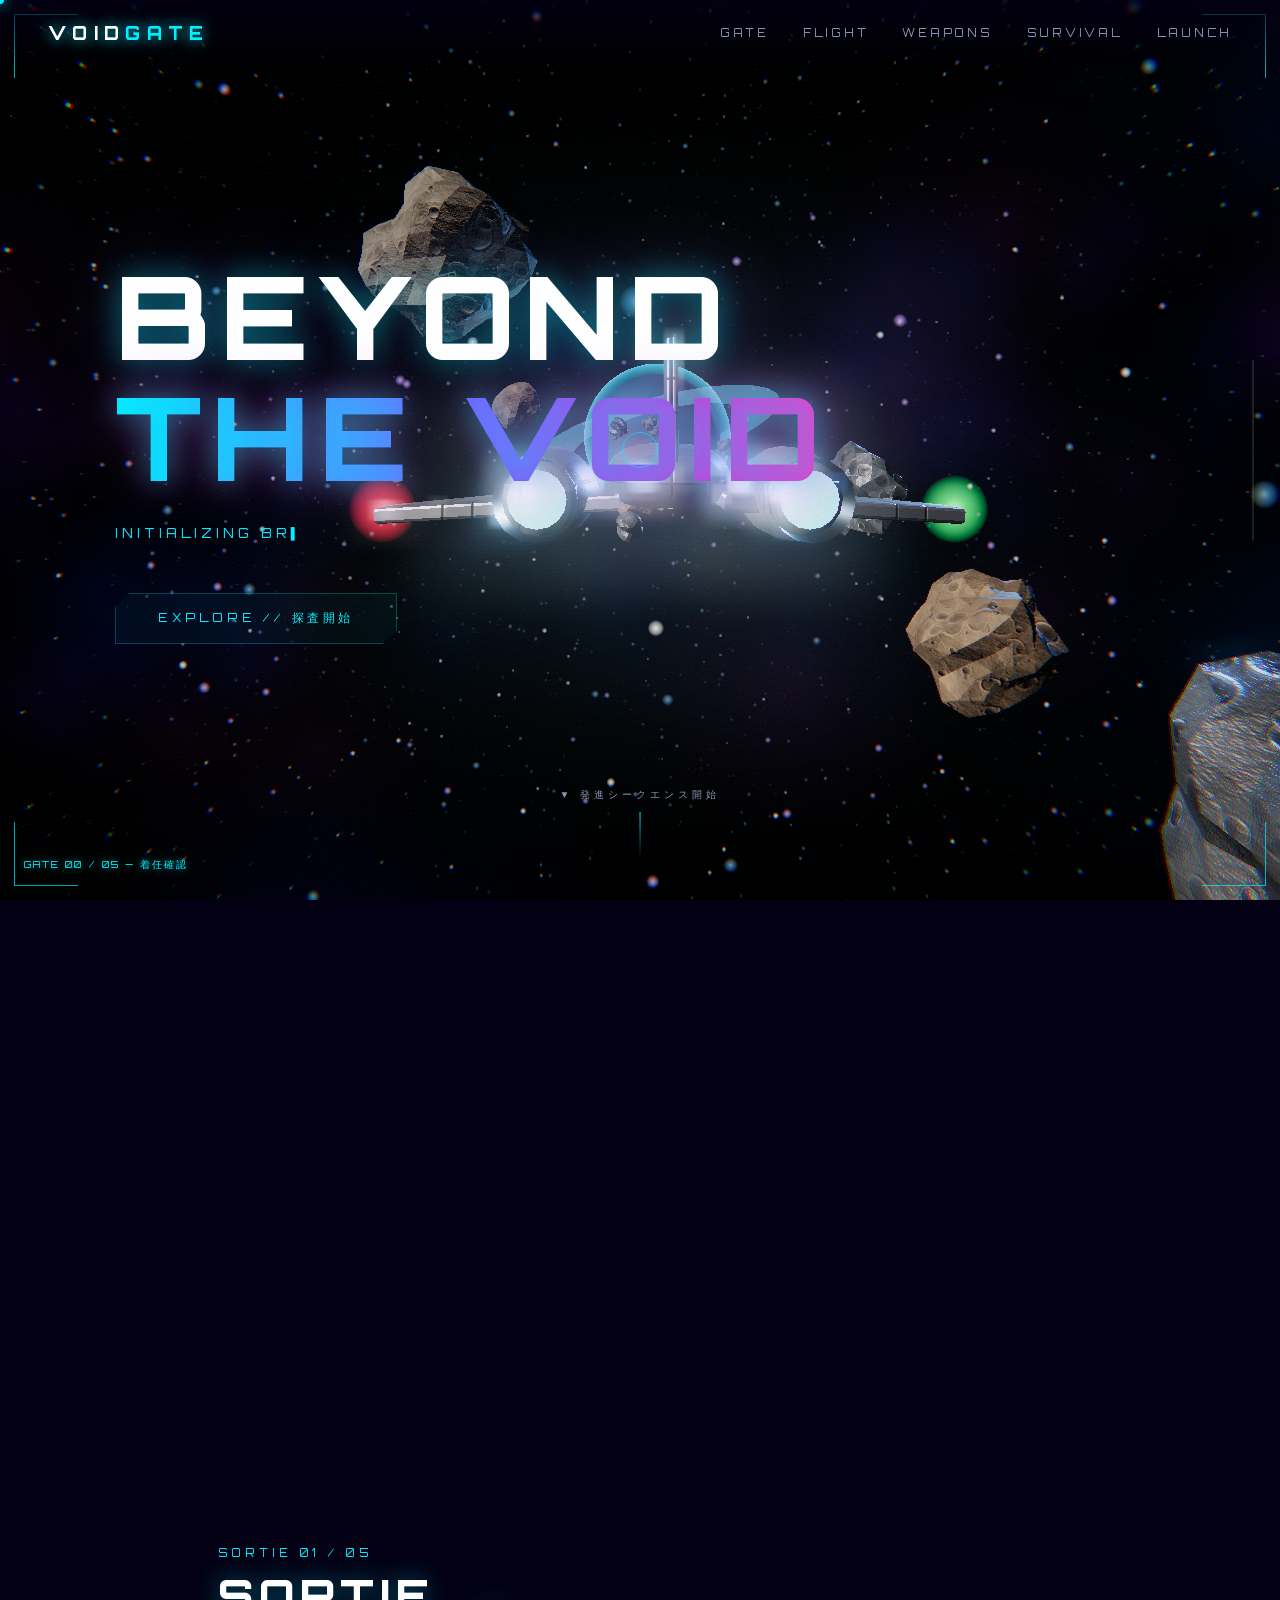
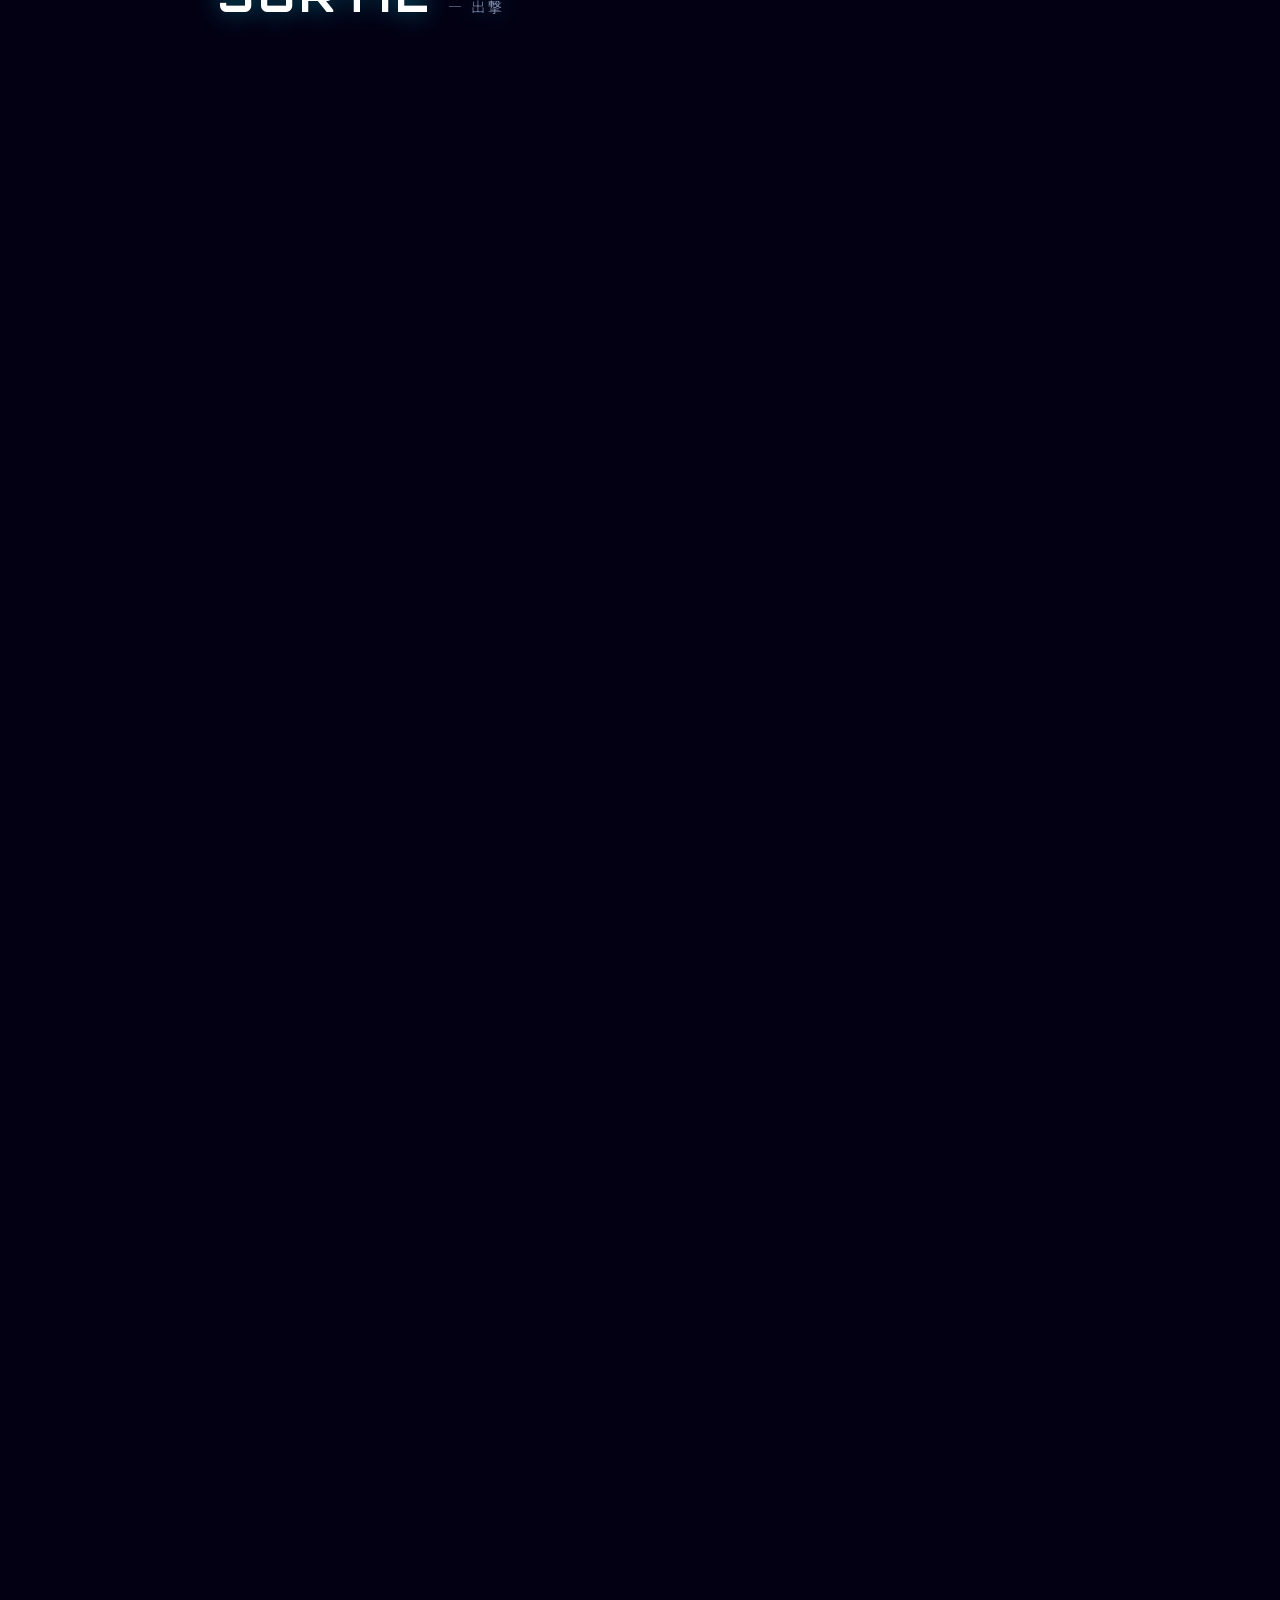
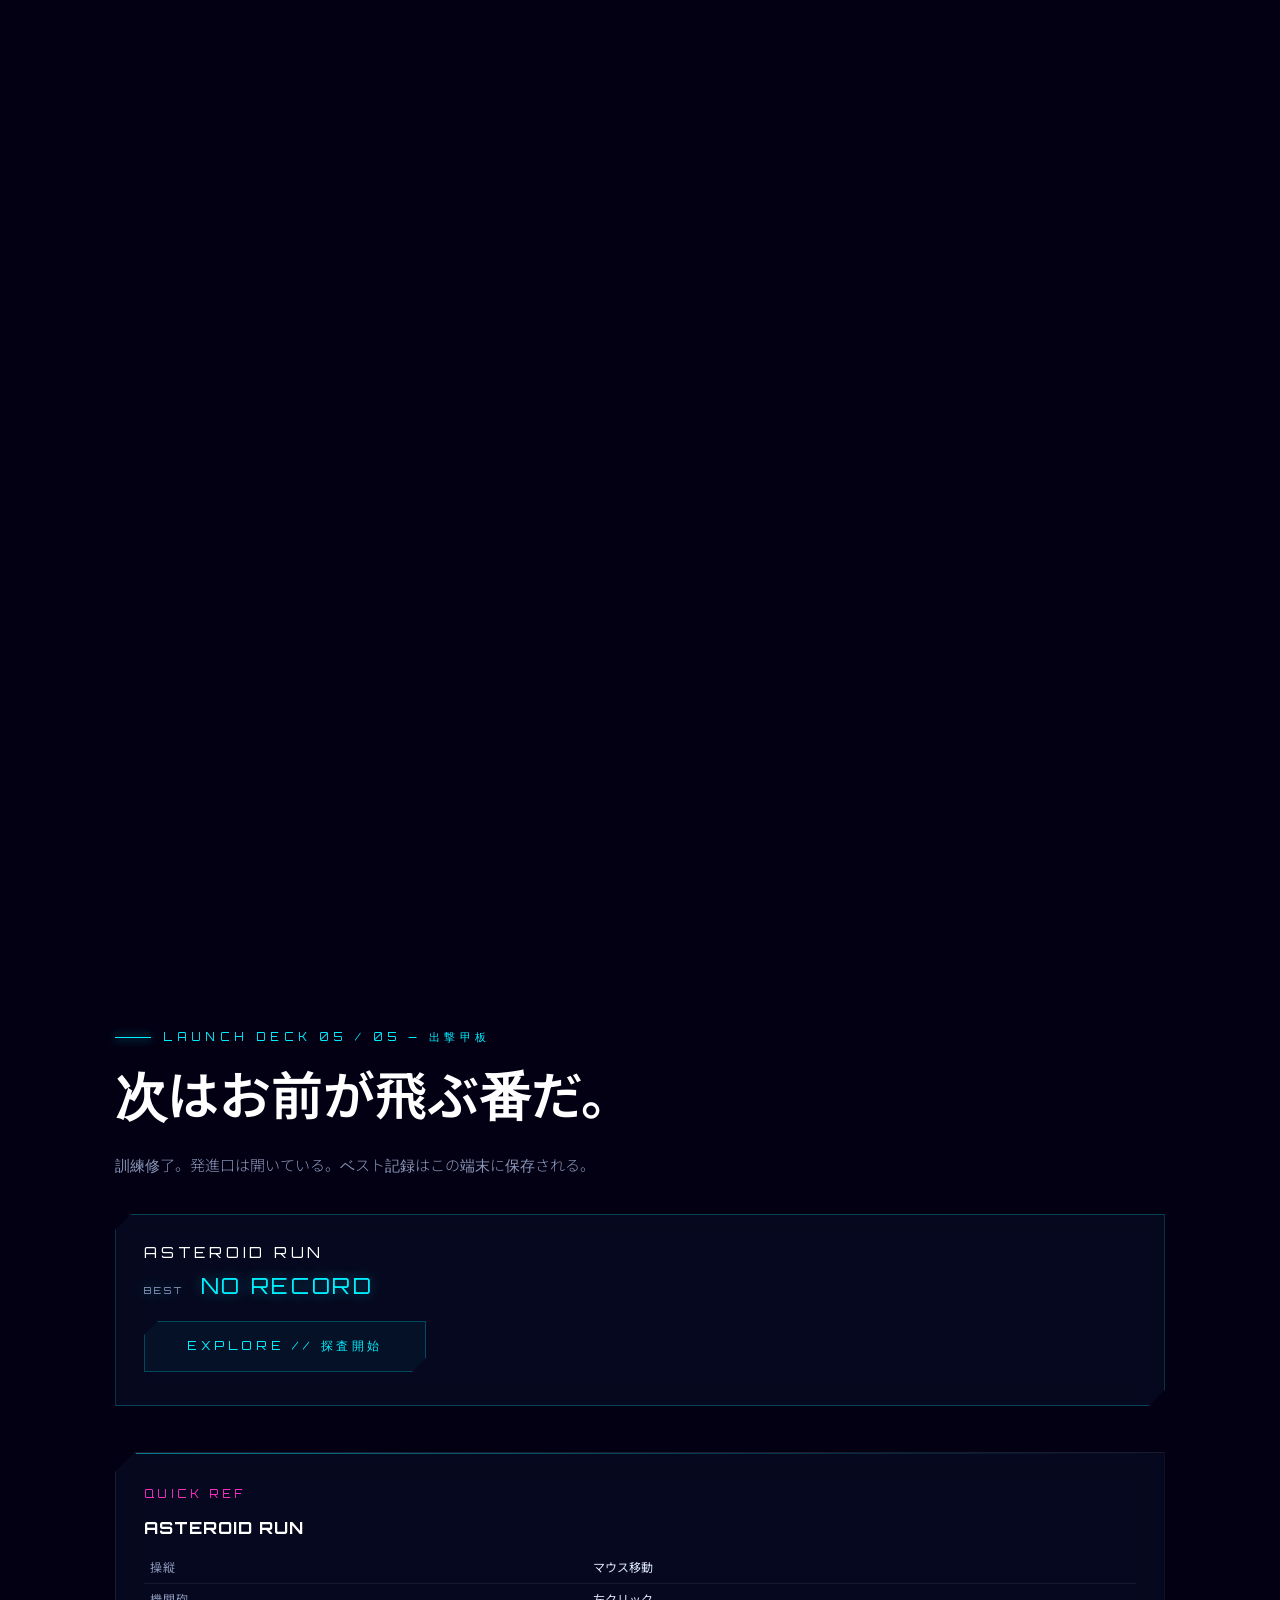
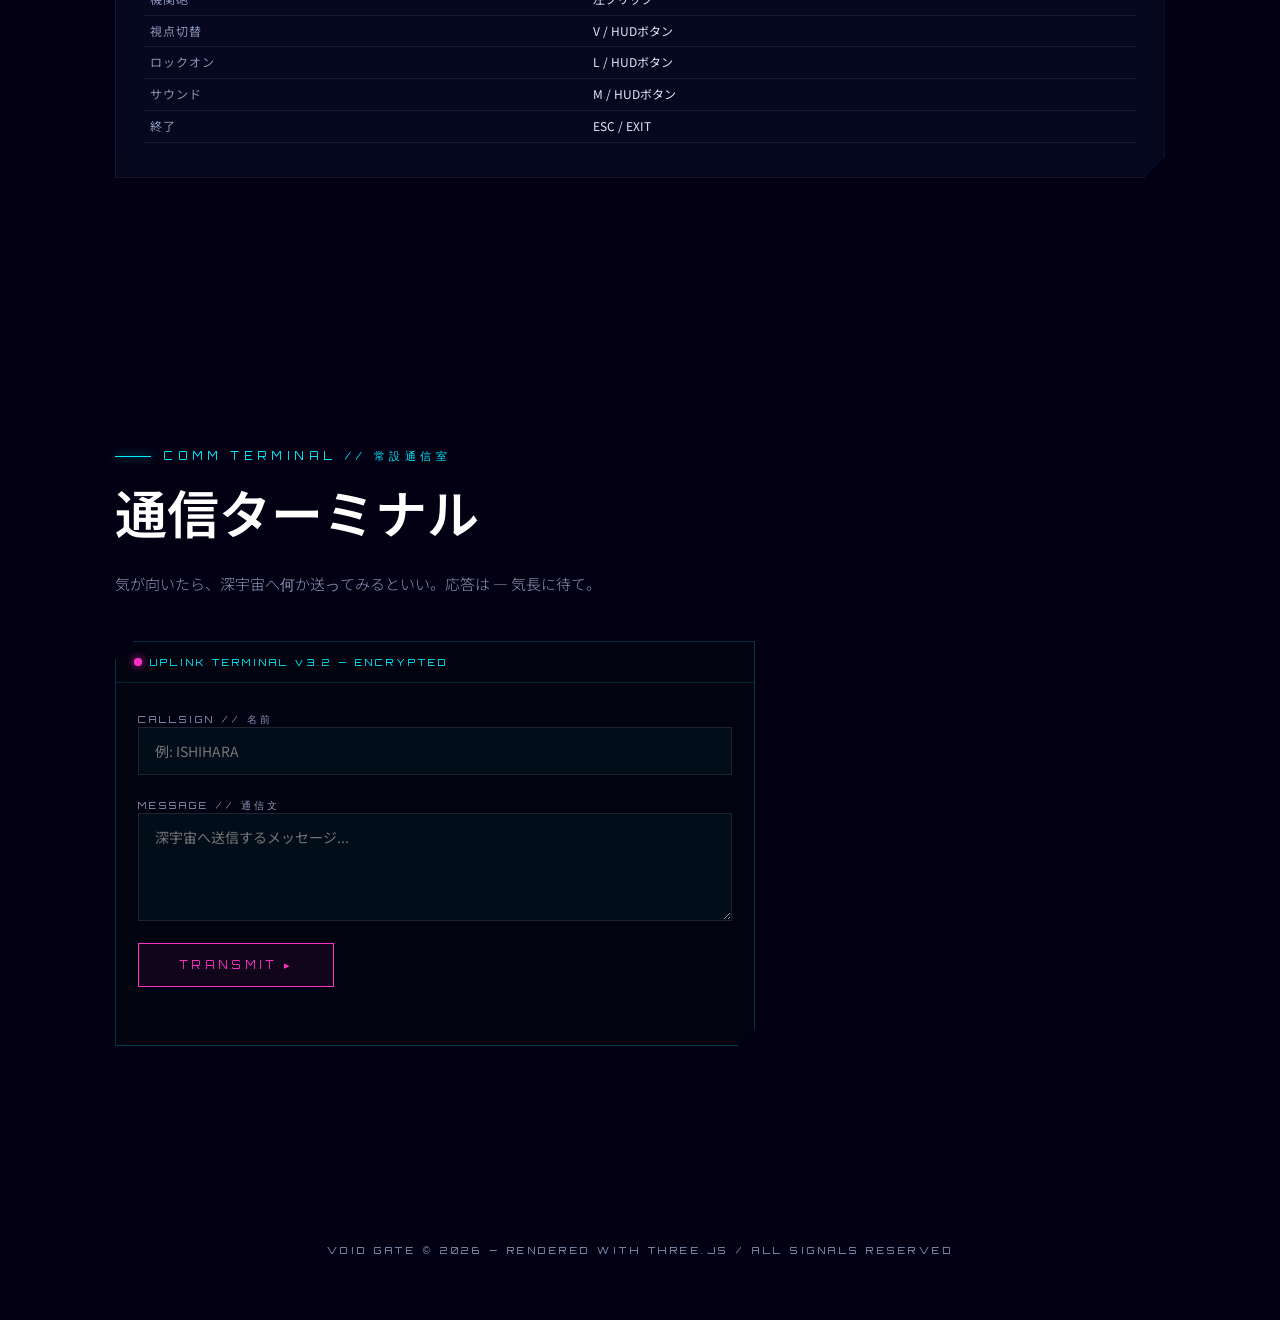
<file: index.html>
<!DOCTYPE html>
<html lang="ja">
<head>
<meta charset="UTF-8">
<meta name="viewport" content="width=device-width, initial-scale=1.0">

<!-- ===== SEO ===== -->
<title>VOID GATE — スクロールで宇宙が展開する3D体験サイト｜ASTEROID RUN</title>
<meta name="description" content="スクロールするたび宇宙が三次元に展開する体験型サイト。小惑星帯を突破する3D飛行ゲーム「ASTEROID RUN」を、インストール不要でブラウザから無料プレイできます。Three.js製・PC/スマホ対応。">
<meta name="keywords" content="3Dゲーム,ブラウザゲーム,無料,Three.js,WebGL,宇宙,シューティング,スクロール演出,インタラクティブサイト">
<meta name="author" content="Jumpei Ishihara">
<meta name="robots" content="index, follow, max-image-preview:large">
<link rel="canonical" href="https://jumpei-ishihara.github.io/void-gate/">
<meta name="theme-color" content="#030014">
<meta name="color-scheme" content="dark">

<!-- ===== OGP (Facebook / LINE / Slack 等) ===== -->
<meta property="og:type" content="website">
<meta property="og:site_name" content="VOID GATE">
<meta property="og:locale" content="ja_JP">
<meta property="og:url" content="https://jumpei-ishihara.github.io/void-gate/">
<meta property="og:title" content="VOID GATE — スクロールで宇宙が展開する3D体験サイト">
<meta property="og:description" content="スクロールするたび宇宙が三次元に展開。小惑星帯を突破する3D飛行ゲーム「ASTEROID RUN」をブラウザで無料プレイ。">
<meta property="og:image" content="https://jumpei-ishihara.github.io/void-gate/assets/og.png">
<meta property="og:image:width" content="1200">
<meta property="og:image:height" content="630">
<meta property="og:image:type" content="image/png">
<meta property="og:image:alt" content="VOID GATE — 深宇宙に浮かぶ二重リングのエネルギーコア">

<!-- ===== X (Twitter) Card ===== -->
<meta name="twitter:card" content="summary_large_image">
<meta name="twitter:title" content="VOID GATE — スクロールで宇宙が展開する3D体験サイト">
<meta name="twitter:description" content="スクロールするたび宇宙が三次元に展開。小惑星帯を突破する3D飛行ゲーム「ASTEROID RUN」をブラウザで無料プレイ。">
<meta name="twitter:image" content="https://jumpei-ishihara.github.io/void-gate/assets/og.png">
<meta name="twitter:image:alt" content="VOID GATE — 深宇宙に浮かぶ二重リングのエネルギーコア">

<!-- ===== アイコン / PWA ===== -->
<link rel="icon" href="./assets/icon.svg" type="image/svg+xml">
<link rel="icon" href="./assets/favicon-32.png" sizes="32x32" type="image/png">
<link rel="apple-touch-icon" href="./assets/apple-touch-icon.png">
<link rel="manifest" href="./site.webmanifest">
<meta name="apple-mobile-web-app-title" content="VOID GATE">
<meta name="apple-mobile-web-app-status-bar-style" content="black-translucent">

<!-- ===== 構造化データ ===== -->
<script type="application/ld+json">
{
  "@context": "https://schema.org",
  "@graph": [
    {
      "@type": "WebSite",
      "@id": "https://jumpei-ishihara.github.io/void-gate/#website",
      "url": "https://jumpei-ishihara.github.io/void-gate/",
      "name": "VOID GATE",
      "description": "スクロールで宇宙が三次元に展開する体験型サイト",
      "inLanguage": "ja"
    },
    {
      "@type": "VideoGame",
      "name": "ASTEROID RUN",
      "url": "https://jumpei-ishihara.github.io/void-gate/",
      "image": "https://jumpei-ishihara.github.io/void-gate/assets/og.png",
      "description": "小惑星帯を回避飛行しながらエネルギーコアを回収する3D飛行ゲーム。40秒ごとに局面が変わるセクター制、岩肌すれすれのニアミスとコンボ倍率のスコア体系、毎日同じコースを遊べるデイリーモード。コックピット視点と追跡視点を切替可能。",
      "inLanguage": "ja",
      "genre": ["Action", "Shooter"],
      "playMode": "SinglePlayer",
      "applicationCategory": "Game",
      "gamePlatform": "Web browser",
      "operatingSystem": "Any",
      "author": { "@type": "Person", "name": "Jumpei Ishihara" },
      "offers": { "@type": "Offer", "price": "0", "priceCurrency": "JPY" }
    }
  ]
}
</script>

<link href="./fonts/fonts.css" rel="stylesheet">
<style>
:root{
  --bg:#030014;
  --cyan:#00f0ff;
  --magenta:#ff2ec4;
  --violet:#7b5cff;
  --text:#dfe9ff;
  --dim:#8a96b8;
  --panel:rgba(10,16,40,.55);
  --line:rgba(0,240,255,.25);
}
*{margin:0;padding:0;box-sizing:border-box}
a,button,input,textarea{cursor:none}
html{scroll-behavior:smooth}
body{
  background:var(--bg);
  color:var(--text);
  font-family:'Noto Sans JP',sans-serif;
  overflow-x:hidden;
  cursor:none;
}
::selection{background:var(--cyan);color:#000}

/* ===== WebGL背景 ===== */
#space{position:fixed;inset:0;z-index:0;display:block}

/* ===== カスタムカーソル ===== */
#cursor{
  position:fixed;width:8px;height:8px;border-radius:50%;
  background:var(--cyan);z-index:9999;pointer-events:none;
  transform:translate(-50%,-50%);
  box-shadow:0 0 12px var(--cyan),0 0 30px rgba(0,240,255,.5);
  transition:width .2s,height .2s,background .2s;
}
#cursor-ring{
  position:fixed;width:36px;height:36px;border-radius:50%;
  border:1px solid rgba(0,240,255,.6);z-index:9998;pointer-events:none;
  transform:translate(-50%,-50%);
  transition:width .25s,height .25s,border-color .25s;
}
body.cursor-hover #cursor{width:14px;height:14px;background:var(--magenta);box-shadow:0 0 16px var(--magenta)}
body.cursor-hover #cursor-ring{width:56px;height:56px;border-color:var(--magenta)}
@media (hover:none){#cursor,#cursor-ring{display:none}body{cursor:auto}}

/* ===== HUDオーバーレイ ===== */
.scanlines{
  position:fixed;inset:0;z-index:3;pointer-events:none;
  background:repeating-linear-gradient(0deg,transparent 0 3px,rgba(0,240,255,.012) 3px 4px);
}
.hud-corner{position:fixed;width:64px;height:64px;z-index:4;pointer-events:none;opacity:.7}
.hud-corner::before,.hud-corner::after{content:"";position:absolute;background:var(--cyan)}
.hud-corner::before{width:100%;height:1px}
.hud-corner::after{width:1px;height:100%}
.hud-tl{top:14px;left:14px}
.hud-tr{top:14px;right:14px;transform:scaleX(-1)}
.hud-bl{bottom:14px;left:14px;transform:scaleY(-1)}
.hud-br{bottom:14px;right:14px;transform:scale(-1)}
#hud-status{
  position:fixed;left:24px;bottom:28px;z-index:5;
  font-family:'Orbitron',monospace;font-size:10px;letter-spacing:.2em;
  color:var(--cyan);pointer-events:none;text-shadow:0 0 8px rgba(0,240,255,.6);
}
#progress-track{
  position:fixed;right:26px;top:50%;transform:translateY(-50%);
  width:2px;height:180px;background:rgba(255,255,255,.12);z-index:5;
}
#progress-bar{width:100%;height:0%;background:linear-gradient(var(--cyan),var(--magenta));box-shadow:0 0 8px var(--cyan)}

/* ===== ナビ ===== */
header{
  position:fixed;top:0;left:0;right:0;z-index:10;
  display:flex;justify-content:space-between;align-items:center;
  padding:22px 48px;
  background:linear-gradient(rgba(3,0,20,.85),transparent);
}
.logo{
  font-family:'Orbitron',sans-serif;font-weight:800;font-size:18px;
  letter-spacing:.35em;color:#fff;text-shadow:0 0 14px var(--cyan);
}
.logo span{color:var(--cyan)}
nav{display:flex;gap:34px}
nav a{
  font-family:'Orbitron',sans-serif;font-size:11px;letter-spacing:.25em;
  color:var(--dim);text-decoration:none;position:relative;padding:4px 0;
  transition:color .25s;
}
nav a::after{
  content:"";position:absolute;left:0;bottom:0;width:0;height:1px;
  background:var(--cyan);box-shadow:0 0 8px var(--cyan);transition:width .3s;
}
nav a:hover{color:#fff}
nav a:hover::after{width:100%}

/* ===== セクション共通 ===== */
main{position:relative;z-index:2}
section{
  min-height:100vh;display:flex;flex-direction:column;
  justify-content:center;padding:120px 9vw;position:relative;
}
.reveal{opacity:0;transform:translateY(48px);transition:opacity 1s ease,transform 1s ease}
.reveal.visible{opacity:1;transform:none}
.sec-tag{
  font-family:'Orbitron',sans-serif;font-size:11px;letter-spacing:.4em;
  color:var(--cyan);margin-bottom:18px;display:flex;align-items:center;gap:12px;
}
.sec-tag::before{content:"";width:36px;height:1px;background:var(--cyan);box-shadow:0 0 8px var(--cyan)}
h2{
  font-family:'Orbitron','Noto Sans JP',sans-serif;font-size:clamp(28px,4.2vw,52px);
  font-weight:600;line-height:1.25;margin-bottom:22px;color:#fff;
}
.lead{max-width:560px;color:var(--dim);font-weight:300;line-height:2;font-size:15px}

/* ===== HERO ===== */
#hero{align-items:flex-start;justify-content:center}
#hero h1{
  font-family:'Orbitron',sans-serif;font-weight:800;
  font-size:clamp(44px,9vw,120px);letter-spacing:.08em;line-height:1.05;
  color:#fff;
  text-shadow:0 0 30px rgba(0,240,255,.45),0 0 80px rgba(123,92,255,.35);
}
#hero h1 .accent{
  background:linear-gradient(90deg,var(--cyan),var(--violet),var(--magenta));
  -webkit-background-clip:text;background-clip:text;color:transparent;
  filter:drop-shadow(0 0 18px rgba(255,46,196,.35));
}
.glitch{position:relative;display:inline-block}
.glitch::before,.glitch::after{
  content:attr(data-text);position:absolute;inset:0;opacity:0;
}
.glitch.play::before{opacity:.8;color:var(--cyan);animation:gl1 .35s steps(2) both}
.glitch.play::after{opacity:.8;color:var(--magenta);animation:gl2 .35s steps(2) both}
@keyframes gl1{0%{transform:translate(-6px,2px)}50%{transform:translate(4px,-3px)}100%{transform:none;opacity:0}}
@keyframes gl2{0%{transform:translate(5px,-2px)}50%{transform:translate(-4px,3px)}100%{transform:none;opacity:0}}
#typed{
  margin-top:28px;font-family:'Orbitron',monospace;font-size:13px;
  letter-spacing:.3em;color:var(--cyan);min-height:20px;
}
#typed::after{content:"▌";animation:blink 1s steps(1) infinite}
@keyframes blink{50%{opacity:0}}
.hero-actions{margin-top:48px;display:flex;gap:24px;flex-wrap:wrap}

/* ===== ボタン ===== */
.btn{
  position:relative;display:inline-block;padding:16px 42px;
  font-family:'Orbitron',sans-serif;font-size:12px;letter-spacing:.3em;
  color:var(--cyan);text-decoration:none;border:1px solid var(--line);
  background:rgba(0,240,255,.04);overflow:hidden;
  clip-path:polygon(14px 0,100% 0,100% calc(100% - 14px),calc(100% - 14px) 100%,0 100%,0 14px);
  transition:color .3s,box-shadow .3s,border-color .3s;will-change:transform;
}
.btn::before{
  content:"";position:absolute;inset:0;
  background:linear-gradient(120deg,transparent 30%,rgba(0,240,255,.25) 50%,transparent 70%);
  transform:translateX(-110%);transition:transform .55s ease;
}
.btn:hover{color:#fff;border-color:var(--cyan);box-shadow:0 0 24px rgba(0,240,255,.35),inset 0 0 24px rgba(0,240,255,.08)}
.btn:hover::before{transform:translateX(110%)}
.btn.magenta{color:var(--magenta);border-color:rgba(255,46,196,.3);background:rgba(255,46,196,.04)}
.btn.magenta:hover{border-color:var(--magenta);box-shadow:0 0 24px rgba(255,46,196,.35)}

.scroll-cue{
  position:absolute;bottom:42px;left:50%;transform:translateX(-50%);
  font-family:'Orbitron',sans-serif;font-size:10px;letter-spacing:.4em;color:var(--dim);
  display:flex;flex-direction:column;align-items:center;gap:10px;
}
.scroll-cue::after{
  content:"";width:1px;height:46px;
  background:linear-gradient(var(--cyan),transparent);
  animation:drop 1.8s ease infinite;
}
@keyframes drop{0%{transform:scaleY(0);transform-origin:top}60%{transform:scaleY(1)}100%{transform:scaleY(0);transform-origin:bottom}}

/* ===== カード ===== */
.grid{display:grid;grid-template-columns:repeat(auto-fit,minmax(260px,1fr));gap:26px;margin-top:46px;perspective:1200px}
.card{
  position:relative;padding:34px 28px;background:var(--panel);
  border:1px solid rgba(255,255,255,.08);backdrop-filter:blur(12px);
  clip-path:polygon(20px 0,100% 0,100% calc(100% - 20px),calc(100% - 20px) 100%,0 100%,0 20px);
  transition:border-color .3s,box-shadow .3s;
  transform-style:preserve-3d;will-change:transform;
}
.card:hover{border-color:var(--line);box-shadow:0 0 36px rgba(0,240,255,.15)}
.card .num{
  font-family:'Orbitron',sans-serif;font-size:11px;color:var(--magenta);
  letter-spacing:.3em;margin-bottom:16px;
}
.card h3{font-family:'Orbitron','Noto Sans JP',sans-serif;font-size:17px;color:#fff;margin-bottom:14px;letter-spacing:.06em}
.card p{font-size:13px;color:var(--dim);line-height:1.9;font-weight:300}
.card .glowline{position:absolute;top:0;left:20px;right:0;height:1px;background:linear-gradient(90deg,var(--cyan),transparent);opacity:.5}

/* ===== 惑星チップ(ゲームの視点選択vchipが流用) ===== */
.planet-chip{
  padding:12px 26px;font-family:'Orbitron',sans-serif;font-size:11px;letter-spacing:.25em;
  border:1px solid rgba(255,255,255,.14);color:var(--dim);background:rgba(8,12,32,.5);
  clip-path:polygon(10px 0,100% 0,100% calc(100% - 10px),calc(100% - 10px) 100%,0 100%,0 10px);
  transition:all .3s;user-select:none;
}
.planet-chip:hover{color:#fff;border-color:var(--cyan)}
.planet-chip.active{color:#000;background:var(--cyan);border-color:var(--cyan);box-shadow:0 0 22px rgba(0,240,255,.5)}

/* ===== CONTACT ===== */
#contact .terminal{
  margin-top:42px;max-width:640px;background:rgba(2,4,16,.8);
  border:1px solid var(--line);backdrop-filter:blur(14px);
  font-family:'Orbitron',monospace;
  clip-path:polygon(18px 0,100% 0,100% calc(100% - 18px),calc(100% - 18px) 100%,0 100%,0 18px);
}
.term-head{
  display:flex;gap:8px;padding:14px 18px;border-bottom:1px solid rgba(0,240,255,.15);
  font-size:10px;letter-spacing:.3em;color:var(--cyan);align-items:center;
}
.term-head i{width:8px;height:8px;border-radius:50%;background:var(--magenta);box-shadow:0 0 8px var(--magenta)}
.term-body{padding:24px 22px;display:flex;flex-direction:column;gap:18px}
.term-body label{font-size:10px;letter-spacing:.3em;color:var(--dim)}
.term-body input,.term-body textarea{
  width:100%;background:rgba(0,240,255,.04);border:1px solid rgba(255,255,255,.1);
  color:#fff;padding:13px 16px;font-family:'Noto Sans JP',sans-serif;font-size:14px;
  outline:none;transition:border-color .3s,box-shadow .3s;resize:vertical;
}
.term-body input:focus,.term-body textarea:focus{border-color:var(--cyan);box-shadow:0 0 16px rgba(0,240,255,.2)}
.term-body button{
  align-self:flex-start;cursor:none;border:1px solid var(--magenta);
  background:rgba(255,46,196,.06);color:var(--magenta);
  padding:14px 40px;font-family:'Orbitron',sans-serif;font-size:11px;letter-spacing:.3em;
  transition:all .3s;
}
.term-body button:hover{background:var(--magenta);color:#000;box-shadow:0 0 26px rgba(255,46,196,.5)}
#send-msg{font-size:11px;letter-spacing:.2em;color:var(--cyan);min-height:16px}

footer{
  position:relative;z-index:2;text-align:center;padding:46px 0 64px;
  font-family:'Orbitron',sans-serif;font-size:10px;letter-spacing:.35em;color:var(--dim);
}

/* クリック時フラッシュ */
#flash{position:fixed;inset:0;z-index:6;pointer-events:none;background:radial-gradient(circle at var(--fx,50%) var(--fy,50%),rgba(0,240,255,.18),transparent 40%);opacity:0;transition:opacity .5s}
#flash.on{opacity:1;transition:opacity .05s}

/* ===== ミニゲーム ===== */
#game-layer{position:fixed;inset:0;z-index:50;background:#020010;display:none}
#game-layer.on{display:block}
#game-canvas{position:absolute;inset:0;width:100%;height:100%}
#game-layer.ghit::before{content:"";position:absolute;inset:0;z-index:2;pointer-events:none;background:radial-gradient(circle,transparent 35%,rgba(255,46,196,.4))}
#cockpit-vign{position:absolute;inset:0;z-index:1;pointer-events:none;display:none;
  background:radial-gradient(ellipse 125% 95% at 50% 40%,transparent 55%,rgba(2,6,20,.5) 76%,rgba(1,2,10,.92) 100%)}
#game-layer.cockpit #cockpit-vign{display:block}
.gview-pick{display:flex;gap:14px;justify-content:center;margin-bottom:28px;flex-wrap:wrap}
/* 飛行中: リングは消し、ドットは小さく薄く残す(カーソル位置の認知用) */
body.no-cursor #cursor-ring{display:none}
body.no-cursor #cursor{
  width:5px;height:5px;
  background:rgba(0,240,255,.45);
  box-shadow:0 0 6px rgba(0,240,255,.3);
}
@keyframes gshake{
  0%,100%{transform:translate(0,0)}
  10%{transform:translate(-9px,5px)}
  20%{transform:translate(8px,-6px)}
  30%{transform:translate(-7px,-4px)}
  40%{transform:translate(6px,5px)}
  50%{transform:translate(-5px,3px)}
  60%{transform:translate(4px,-4px)}
  70%{transform:translate(-3px,2px)}
  80%{transform:translate(2px,2px)}
  90%{transform:translate(-1px,-1px)}
}
#game-layer.gshake{animation:gshake .45s linear}
#game-exit{
  position:absolute;top:20px;right:24px;z-index:9;
  font-family:'Orbitron',sans-serif;font-size:11px;letter-spacing:.25em;
  color:var(--dim);background:rgba(8,12,32,.6);border:1px solid rgba(255,255,255,.15);
  padding:10px 22px;transition:all .3s;
}
#game-exit:hover{color:#fff;border-color:var(--magenta);box-shadow:0 0 18px rgba(255,46,196,.4)}
/* SPEC-09c: セクター遷移バナー / 彗星の予兆(進入側の画面端) */
#g-sector{position:absolute;top:18%;left:50%;transform:translateX(-50%);z-index:4;pointer-events:none;
  font-family:'Orbitron',sans-serif;font-size:clamp(14px,2.2vw,22px);letter-spacing:.32em;color:#fff;white-space:nowrap;
  text-shadow:0 0 18px var(--cyan);opacity:0}
#g-sector small{display:block;margin-top:8px;font-size:.55em;letter-spacing:.4em;color:var(--cyan);text-align:center}
#g-sector.show{animation:gsector 2.4s ease-out forwards}
@keyframes gsector{0%{opacity:0;transform:translate(-50%,8px)}12%{opacity:1;transform:translate(-50%,0)}75%{opacity:1}100%{opacity:0}}
#g-warn{position:absolute;top:0;bottom:0;width:18vw;z-index:3;pointer-events:none;opacity:0}
#g-warn.left{left:0;background:linear-gradient(90deg,rgba(255,46,196,.45),transparent)}
#g-warn.right{right:0;background:linear-gradient(270deg,rgba(255,46,196,.45),transparent)}
#g-warn.show{animation:gwarn 1.5s steps(1) forwards}
@keyframes gwarn{0%,33%,66%{opacity:1}16%,50%,83%{opacity:.15}100%{opacity:0}}
/* SPEC-09g: 称号・履歴 */
.grank{font-family:'Orbitron',sans-serif;font-size:12px;letter-spacing:.3em;color:var(--dim);margin:-18px 0 18px}
.grank b{color:#fff;letter-spacing:.2em;text-shadow:0 0 12px var(--magenta);margin-left:8px}
.grank small{display:block;margin-top:6px;font-size:10px;letter-spacing:.14em}
.ghist{margin:0 auto 22px;min-width:min(420px,86vw);text-align:left}
.ghist-h{font-family:'Orbitron',sans-serif;font-size:10px;letter-spacing:.3em;color:var(--dim);margin-bottom:6px}
.ghist ol{list-style:none;margin:0;padding:0;font-size:11px}
.ghist li{display:grid;grid-template-columns:1.2fr 1.3fr .9fr 1.1fr;gap:8px;padding:3px 8px;border-bottom:1px solid rgba(255,255,255,.06);color:var(--text)}
.ghist li span:first-child{font-family:'Orbitron',sans-serif;color:#fff}
@media(max-height:560px){ .grank{margin:-8px 0 10px} .ghist{margin-bottom:12px} .gbreak{margin-bottom:10px} }
/* SPEC-09e: 結果画面の内訳 */
.gbreak{margin:0 auto 18px;border-collapse:collapse;font-size:12px;letter-spacing:.08em;min-width:min(420px,86vw)}
.gbreak td{padding:5px 10px;border-bottom:1px solid rgba(255,255,255,.07);color:var(--text);text-align:left}
.gbreak td:first-child{color:var(--dim)}
.gbreak td:last-child{text-align:right;font-family:'Orbitron',sans-serif;color:#fff}
/* SPEC-09e: 加点ポップアップ(画面下中央寄り。レティクルには重ねない) */
#g-pop{position:absolute;left:50%;bottom:9%;transform:translateX(-50%);z-index:4;pointer-events:none;
  display:flex;flex-direction:column-reverse;align-items:center;gap:4px}
#game-layer.cockpit #g-pop{bottom:36%}   /* 操縦席: 計器パネルの上・レティクルの下 */
#game-layer.cockpit #game-hud .ghud-row{display:none}   /* SPEC-13 K2: 操縦席では数値を操縦席内の表示に一本化(ボタンは残す) */
.gpop{font-family:'Orbitron',sans-serif;font-size:13px;letter-spacing:.2em;color:#fff;white-space:nowrap;
  text-shadow:0 0 10px var(--cyan);animation:gpop .8s ease-out forwards}
@keyframes gpop{0%{opacity:0;transform:translateY(6px)}15%{opacity:1;transform:translateY(0)}70%{opacity:1}100%{opacity:0;transform:translateY(-10px)}}
.gcombo{color:var(--magenta);text-shadow:0 0 10px var(--magenta);margin-left:6px}
#game-hud{
  position:absolute;top:20px;left:24px;z-index:4;
  font-family:'Orbitron',sans-serif;color:var(--cyan);
  display:flex;flex-direction:column;gap:8px;min-width:240px;max-width:340px;
}
.ghud-row{display:flex;justify-content:space-between;gap:18px;font-size:11px;letter-spacing:.18em;
  background:rgba(4,8,24,.55);border:1px solid rgba(0,240,255,.18);padding:8px 14px;backdrop-filter:blur(6px)}
.ghud-row .glabel{color:var(--dim)}
.ghud-row .gval{color:#fff;text-shadow:0 0 10px var(--cyan)}
.ghud-row .gval.shield{color:var(--cyan)}
.ghud-btn{
  align-self:flex-start;font-family:'Orbitron',sans-serif;font-size:10px;letter-spacing:.25em;
  color:var(--dim);background:rgba(8,12,32,.6);border:1px solid rgba(255,255,255,.15);
  padding:8px 16px;transition:all .3s;cursor:none;
}
.ghud-btn:hover{color:#fff;border-color:var(--cyan)}
#fire-btn{
  position:absolute;left:20px;bottom:32px;z-index:7;width:92px;height:92px;border-radius:50%;
  display:none;align-items:center;justify-content:center;
  font-family:'Orbitron',sans-serif;font-size:11px;letter-spacing:.22em;color:var(--cyan);
  background:rgba(0,240,255,.07);border:1px solid rgba(0,240,255,.5);
  box-shadow:0 0 20px rgba(0,240,255,.25),inset 0 0 16px rgba(0,240,255,.12);
  -webkit-tap-highlight-color:transparent;touch-action:none;user-select:none;-webkit-user-select:none;
}
#fire-btn:active{background:rgba(0,240,255,.25);box-shadow:0 0 32px rgba(0,240,255,.5),inset 0 0 20px rgba(0,240,255,.3)}
#game-layer.touch-fire #fire-btn{display:flex}
#rotate-guide{
  position:absolute;inset:0;z-index:8;display:none;flex-direction:column;align-items:center;justify-content:center;gap:28px;
  background:rgba(2,0,16,.94);text-align:center;
}
#game-layer.need-rotate #rotate-guide{display:flex}
.rg-phone{width:34px;height:58px;border:2px solid var(--cyan);border-radius:7px;
  box-shadow:0 0 18px rgba(0,240,255,.35);animation:rgTurn 1.8s ease-in-out infinite}
@keyframes rgTurn{0%,15%{transform:rotate(0)}55%,100%{transform:rotate(90deg)}}
#rotate-guide p{font-family:'Orbitron','Noto Sans JP',sans-serif;font-size:14px;letter-spacing:.3em;
  color:var(--cyan);text-shadow:0 0 14px rgba(0,240,255,.5);line-height:2.4}
#rotate-guide p span{font-size:11px;color:var(--dim);letter-spacing:.18em}
/* タッチ端末のゲーム中HUD: 上端1行に圧縮して視界の占有を最小化 */
#game-layer.touch #game-hud{
  top:10px;left:12px;right:auto;min-width:0;max-width:calc(100% - 130px);
  flex-direction:row;flex-wrap:wrap;align-items:flex-start;gap:6px;
}
#game-layer.touch .ghud-row{font-size:9px;padding:5px 9px;gap:8px;letter-spacing:.12em}
#game-layer.touch .ghud-btn{font-size:9px;padding:5px 9px;letter-spacing:.14em}
#game-layer.touch #game-exit{top:10px;right:12px;padding:8px 12px;font-size:10px;letter-spacing:.18em}
/* モーダルが画面より高い場合はモーダル自身が内部スクロール(タッチ対象=スクローラーでiOSでも確実) */
#game-overlay{position:absolute;inset:0;z-index:6;display:flex;pointer-events:none;overflow:hidden}
#game-overlay:not(:empty){pointer-events:auto}
#game-overlay .gscreen{
  pointer-events:auto;text-align:center;padding:54px 64px;margin:auto;max-width:min(660px,calc(100% - 32px));
  max-height:calc(100% - 24px);overflow-y:auto;-webkit-overflow-scrolling:touch;overscroll-behavior:contain;
  background:rgba(4,6,22,.78);border:1px solid var(--line);backdrop-filter:blur(16px);
  clip-path:polygon(24px 0,100% 0,100% calc(100% - 24px),calc(100% - 24px) 100%,0 100%,0 24px);
  animation:gsIn .3s ease both;
}
@keyframes gsIn{from{opacity:0;transform:translateY(14px) scale(.97)}to{opacity:1;transform:none}}
.gtitle{font-family:'Orbitron',sans-serif;font-size:32px;font-weight:800;letter-spacing:.16em;color:#fff;text-shadow:0 0 28px rgba(0,240,255,.6);margin-bottom:20px}
.gdesc{font-size:13px;color:var(--dim);line-height:2.1;margin-bottom:30px}
.gdesc b{color:var(--text)}
.gscore{font-family:'Orbitron',sans-serif;font-size:20px;color:var(--cyan);letter-spacing:.15em;margin-bottom:30px;text-shadow:0 0 16px rgba(0,240,255,.5)}
.gscore small{color:var(--dim);font-size:12px}
.gbtns{display:flex;gap:20px;justify-content:center}
.gfs{display:flex;align-items:center;justify-content:center;gap:9px;
  font-size:11px;color:var(--dim);letter-spacing:.12em;margin-bottom:20px;user-select:none}
.gfs input{accent-color:var(--cyan);width:15px;height:15px;margin:0}
.gfs:hover span{color:var(--text)}


/* SPEC-08b: フリーズ中のTIME HOLDバッジ */
#time-hold{position:fixed;top:76px;left:50%;transform:translateX(-50%);z-index:5;   /* ヘッダー/ナビと重ならない高さ */
  font-family:'Orbitron',sans-serif;font-size:10px;letter-spacing:.4em;color:var(--cyan);
  border:1px solid rgba(0,240,255,.4);padding:6px 16px;background:rgba(4,8,24,.6);
  text-shadow:0 0 10px rgba(0,240,255,.6);pointer-events:none}

/* SPEC-07c: LAUNCH DECK */
.deck{display:flex;gap:26px;flex-wrap:wrap;margin:34px 0}
.deck-bay{flex:1;min-width:250px;padding:28px;background:var(--panel);border:1px solid var(--line);
  backdrop-filter:blur(10px);clip-path:polygon(16px 0,100% 0,100% calc(100% - 16px),calc(100% - 16px) 100%,0 100%,0 16px)}
.deck-name{font-family:'Orbitron',sans-serif;font-size:15px;letter-spacing:.25em;color:#fff;margin-bottom:10px}
.deck-best{font-family:'Orbitron',sans-serif;font-size:22px;color:var(--cyan);letter-spacing:.12em;
  margin-bottom:22px;text-shadow:0 0 14px rgba(0,240,255,.45)}
.deck-best small{font-size:10px;color:var(--dim);letter-spacing:.3em;margin-right:8px}
#quickref .card table{width:100%;border-collapse:collapse;font-size:12px;line-height:1.9}
#quickref .card td{padding:4px 6px;border-bottom:1px solid rgba(255,255,255,.07);color:var(--text)}
#quickref .card td:first-child{color:var(--dim);white-space:nowrap;letter-spacing:.08em}

/* SPEC-07b: 訓練章(スクロール3D展開ガイド) */
.chapter{position:relative;height:240vh}   /* sticky滞在=高さ-100vh(章の読了尺) */
#ch-sortie{height:170vh}   /* 凍結なし章は短め(SPEC-08c E3-06) */
.ch-pin{position:sticky;top:0;height:100vh;display:flex;flex-direction:column;justify-content:center;
  padding:0 8vw;pointer-events:none;max-width:820px}
.ch-head{opacity:0;transform:translateY(14px);transition:.4s;margin-bottom:18px}
.ch-head.lit{opacity:1;transform:none}
.ch-num{font-family:'Orbitron',sans-serif;font-size:11px;letter-spacing:.35em;color:var(--cyan)}
.ch-title{font-family:'Orbitron',sans-serif;font-size:clamp(28px,4.5vw,44px);font-weight:800;
  letter-spacing:.12em;color:#fff;text-shadow:0 0 24px rgba(0,240,255,.4);margin-top:6px}
.ch-sub{font-family:'Noto Sans JP',sans-serif;font-size:14px;font-weight:300;color:var(--dim);
  letter-spacing:.2em;margin-left:14px}
.ch-line{font-size:15px;font-weight:300;color:var(--text);line-height:2.2;letter-spacing:.05em;
  opacity:0;transform:translateY(12px);transition:opacity .35s,transform .35s;margin-bottom:10px;
  text-shadow:0 2px 12px rgba(3,0,20,.9)}
.ch-line.lit{opacity:1;transform:none}
#ch4-vign{position:fixed;inset:0;z-index:4;pointer-events:none;opacity:0;
  background:radial-gradient(circle,transparent 30%,rgba(255,20,60,.55))}

@media(max-width:720px){
  #game-overlay .gscreen{padding:38px 26px}
  .gtitle{font-size:24px}
  header{padding:18px 22px}
  nav{display:none}
  section{padding:100px 7vw}
  #progress-track{display:none}
  /* ゲームHUD: EXITと重ならない幅に収め、縦の占有も圧縮 */
  #game-exit{top:14px;right:12px;padding:9px 13px;font-size:10px;letter-spacing:.18em}
  #game-hud{top:14px;left:12px;right:104px;min-width:0;max-width:none;gap:6px}
  .ghud-row{font-size:9px;padding:6px 10px;gap:10px;letter-spacing:.14em}
  .ghud-btn{font-size:9px;padding:7px 11px;letter-spacing:.18em}
  .gbtns{gap:12px}
}
/* 横持ちスマホなど低い画面: モーダルを圧縮して1画面に収める */
@media(max-height:560px){
  #game-overlay .gscreen{padding:20px 30px;margin:12px auto}
  .gtitle{font-size:19px;margin-bottom:10px}
  .gdesc{font-size:11px;line-height:1.75;margin-bottom:14px}
  .gscore{font-size:15px;margin-bottom:14px}
  .gview-pick{gap:10px;margin-bottom:14px}
  .gview-pick .planet-chip{padding:8px 16px;font-size:10px}
  .gfs{margin-bottom:12px;font-size:10px}
  .gbtns{gap:12px}
  /* SPEC-07d: SPの章レイアウト(下2/3テキスト・読解用グラデーション) */
  .ch-pin{padding:0 6vw;justify-content:center}
  .ch-line{font-size:13.5px;line-height:2}
  .ch-title{font-size:26px}
  .chapter .ch-pin::after{content:"";position:absolute;inset:0;z-index:-1;
    background:linear-gradient(90deg,rgba(3,0,20,.78),rgba(3,0,20,.34) 62%,transparent)}
  .deck{flex-direction:column}
}
@media (prefers-reduced-motion:reduce){
  .reveal{transition:none}
  .scroll-cue::after{animation:none}
}
</style>
</head>
<body>

<canvas id="space" aria-hidden="true"></canvas>
<div class="scanlines"></div>
<div class="hud-corner hud-tl"></div><div class="hud-corner hud-tr"></div>
<div class="hud-corner hud-bl"></div><div class="hud-corner hud-br"></div>
<div id="hud-status">SECTOR 01 / 05 — SIGNAL LOCKED</div>
<div id="time-hold" aria-hidden="true" style="display:none">⏸ TIME HOLD</div>
<div id="progress-track"><div id="progress-bar"></div></div>
<div id="flash"></div>
<div id="cursor"></div><div id="cursor-ring"></div>

<header>
  <div class="logo">VOID<span>GATE</span></div>
  <nav>
    <a href="#hero">GATE</a>
    <a href="#ch-flight">FLIGHT</a>
    <a href="#ch-weapons">WEAPONS</a>
    <a href="#ch-survival">SURVIVAL</a>
    <a href="#ch-launch">LAUNCH</a>
  </nav>
</header>

<main>
  <section id="hero">
    <div class="reveal visible">
      <h1>
        <span class="glitch" data-text="BEYOND">BEYOND</span><br>
        <span class="accent glitch" data-text="THE VOID">THE VOID</span>
      </h1>
      <p id="typed"></p>
      <div class="hero-actions">
        <a class="btn magnetic" id="btn-explore" href="#">EXPLORE&nbsp;//&nbsp;探査開始</a>
      </div>
    </div>
    <div class="scroll-cue">▼ 発進シークエンス開始</div>
  </section>

  <section class="chapter" id="ch-sortie"><div class="ch-pin"></div></section>
  <section class="chapter" id="ch-flight"><div class="ch-pin"></div></section>
  <section class="chapter" id="ch-weapons"><div class="ch-pin"></div></section>
  <section class="chapter" id="ch-survival"><div class="ch-pin"></div></section>
  <div id="ch4-vign" aria-hidden="true"></div>
<!-- SPEC-07b: 訓練章(見出し/本文はJSのCOPYテーブルから注入 — 操作語のPC/SP出し分けのため) -->
  <section id="ch-launch">
    <div class="reveal">
      <div class="sec-tag">LAUNCH DECK 05 / 05 — 出撃甲板</div>
      <h2>次はお前が飛ぶ番だ。</h2>
      <p class="lead">訓練修了。発進口は開いている。ベスト記録はこの端末に保存される。</p>
      <div class="deck">
        <div class="deck-bay">
          <div class="deck-name">ASTEROID RUN</div>
          <div class="deck-best"><small>BEST</small> <span id="best-ast">NO RECORD</span></div>
          <a class="btn magnetic" id="deck-explore" href="#">EXPLORE&nbsp;//&nbsp;探査開始</a>
        </div>
      </div>
      <div class="grid" id="quickref"></div>
    </div>
  </section>

  <section id="contact">
    <div class="reveal">
      <div class="sec-tag">COMM TERMINAL // 常設通信室</div>
      <h2>通信ターミナル</h2>
      <p class="lead">気が向いたら、深宇宙へ何か送ってみるといい。応答は — 気長に待て。</p>
      <div class="terminal">
        <div class="term-head"><i></i>UPLINK TERMINAL v3.2 — ENCRYPTED</div>
        <div class="term-body">
          <div>
            <label>CALLSIGN // 名前</label>
            <input type="text" id="f-name" placeholder="例: ISHIHARA">
          </div>
          <div>
            <label>MESSAGE // 通信文</label>
            <textarea id="f-msg" rows="4" placeholder="深宇宙へ送信するメッセージ..."></textarea>
          </div>
          <button id="send">TRANSMIT ▸</button>
          <p id="send-msg"></p>
        </div>
      </div>
    </div>
  </section>




</main>


<footer>VOID GATE © 2026 — RENDERED WITH THREE.JS / ALL SIGNALS RESERVED</footer>

<div id="game-layer">
  <canvas id="game-canvas" aria-hidden="true"></canvas>
  <div id="cockpit-vign"></div>
  <div id="game-hud"></div>
  <div id="g-sector" aria-live="polite"></div>
  <div id="g-warn" aria-hidden="true"></div>
  <div id="g-pop" aria-hidden="true"></div>
  <div id="game-overlay"></div>
  <button id="game-exit">EXIT ✕</button>
  <button id="fire-btn">FIRE</button>
  <div id="rotate-guide">
    <div class="rg-phone"></div>
    <p>ROTATE DEVICE<br><span>横画面でプレイしてください</span></p>
  </div>
</div>

<script type="importmap">
{"imports":{
  "three":"./libs/three.module.js",
  "three/addons/":"./libs/addons/"
}}
</script>
<script type="module">
import * as THREE from 'three';
import {EffectComposer} from 'three/addons/postprocessing/EffectComposer.js';
import {RenderPass} from 'three/addons/postprocessing/RenderPass.js';
import {AfterimagePass} from 'three/addons/postprocessing/AfterimagePass.js';
import {UnrealBloomPass} from 'three/addons/postprocessing/UnrealBloomPass.js';
import {ShaderPass} from 'three/addons/postprocessing/ShaderPass.js';

const canvas = document.getElementById('space');
const renderer = new THREE.WebGLRenderer({canvas, antialias:true, alpha:false});
renderer.setPixelRatio(Math.min(devicePixelRatio, 2));
renderer.setSize(innerWidth, innerHeight);
renderer.toneMapping = THREE.ACESFilmicToneMapping;   // SPEC-09b F2-04(PCはブルームの最終コピー、SPは各マテリアルで適用)

const scene = new THREE.Scene();
scene.fog = new THREE.FogExp2(0x01010a, 0.0028);
const camera = new THREE.PerspectiveCamera(62, innerWidth/innerHeight, 0.1, 1200);
camera.position.set(0, 0, 80);

const IS_TOUCH = matchMedia('(hover:none)').matches || 'ontouchstart' in window;
// SPEC-09g F7: 端末内記録の読み書きは例外を握りつぶす(プライベートモード等で localStorage が使えなくても遊べる)
const LS = {
  get(k){ try{ return localStorage.getItem(k); }catch(e){ return null; } },
  set(k, v){ try{ localStorage.setItem(k, v); }catch(e){} },
  del(k){ try{ localStorage.removeItem(k); }catch(e){} },
  keys(){ try{ return Object.keys(localStorage); }catch(e){ return []; } }
};
const REDUCED = matchMedia('(prefers-reduced-motion: reduce)').matches;

// SPEC-07a: ページ側合成(PCのみ軽量ブルーム。フレーム予算超過で自動OFF)
const pageComposer = new EffectComposer(renderer);
pageComposer.addPass(new RenderPass(scene, camera));
let pageBloom = null;
if(!IS_TOUCH){
  pageBloom = new UnrealBloomPass(new THREE.Vector2(innerWidth*.5, innerHeight*.5), .5, .3, 1.0);   // SPEC-09b: HDR基準(発光体だけを拾う)
  pageComposer.addPass(pageBloom);
}

/* ---------- 丸い発光スプライトを動的生成 ---------- */
function glowTexture(inner='rgba(255,255,255,1)', outer='rgba(255,255,255,0)'){
  const c = document.createElement('canvas'); c.width = c.height = 64;
  const g = c.getContext('2d');
  const grad = g.createRadialGradient(32,32,0,32,32,32);
  grad.addColorStop(0, inner); grad.addColorStop(.35,'rgba(255,255,255,.45)');
  grad.addColorStop(1, outer);
  g.fillStyle = grad; g.fillRect(0,0,64,64);
  return new THREE.CanvasTexture(c);
}
const starTex = glowTexture();

/* ---------- SPEC-09b: 共通ルック(恒星1灯+回り込み光+リム / 宇宙の環境マップ / ACES) ---------- */
const Look = (()=>{
  const LOOK = {keyDir: new THREE.Vector3(-60, 35, 40), keyColor: 0xfff0dc, keyI: 7.5,
                hemiSky: 0x2a3e66, hemiGround: 0x0a0710, hemiI: .9,
                rimDir: new THREE.Vector3(40, 18, -70), rimColor: 0x6fb8ff, rimI: 2.4,
                exposure: 1.0, fog: 0x01010a};
  // 恒星の輝点+ハロー+淡い星雲を持つ手続き的な空を PMREM で映り込み用に変換(外部HDRI不要)
  function spaceEnv(renderer, keyDir = LOOK.keyDir){
    const sc = new THREE.Scene();
    const geo = new THREE.SphereGeometry(10, 64, 32);
    const mat = new THREE.ShaderMaterial({side: THREE.BackSide, depthWrite: false,
      uniforms: {kd: {value: keyDir.clone().normalize()}},
      vertexShader: `varying vec3 vd; void main(){ vd = normalize(position); gl_Position = projectionMatrix*modelViewMatrix*vec4(position, 1.); }`,
      fragmentShader: `uniform vec3 kd; varying vec3 vd;
        void main(){ vec3 d = normalize(vd); float k = max(dot(d, kd), 0.);
          vec3 c = vec3(.006, .008, .018);
          c += vec3(1., .93, .82)*pow(k, 900.)*15.;   // 恒星の輝点(鏡面の主な輝きは主光が担うため控えめに。SPEC-10)
          c += vec3(1., .85, .7)*pow(k, 24.)*.35;
          c += vec3(.25, .12, .45)*smoothstep(.2, 1., d.y*.5 + .5)*.05;
          c += vec3(0., .25, .35)*smoothstep(.4, 1., -d.x)*.03;
          gl_FragColor = vec4(c, 1.); }`});
    sc.add(new THREE.Mesh(geo, mat));
    const pm = new THREE.PMREMGenerator(renderer);
    const rt = pm.fromScene(sc, .02);
    pm.dispose(); geo.dispose(); mat.dispose();
    return rt.texture;
  }
  function rig(scene, o = {}){
    const hemi = new THREE.HemisphereLight(LOOK.hemiSky, LOOK.hemiGround, o.hemiI ?? LOOK.hemiI);
    const key = new THREE.DirectionalLight(LOOK.keyColor, o.keyI ?? LOOK.keyI);
    key.position.copy(o.keyDir || LOOK.keyDir);
    const rim = new THREE.DirectionalLight(LOOK.rimColor, o.rimI ?? LOOK.rimI);
    rim.position.copy(o.rimDir || LOOK.rimDir);
    scene.add(hemi, key, key.target, rim);
    return {hemi, key, rim};
  }
  // three r160 の ACESFilmicToneMapping と同一式(線形→線形0..1)。仕上げ効果はF6で追加
  // SPEC-09f F6-10: 仕上げ(ビネット・粒状ノイズ・周辺の色収差)を ACES の後に適用。
  // 粒状ノイズは知覚空間(≒sRGB)で加え、暗部だけが荒れないようにする。encode=1 は最終パス用(sRGB化まで行う)
  const GradeShader = {
    uniforms: {tDiffuse: {value: null}, exposure: {value: LOOK.exposure},
               vig: {value: .32}, grain: {value: .016}, ca: {value: .0016}, time: {value: 0}, encode: {value: 0}},
    vertexShader: `varying vec2 vUv; void main(){ vUv = uv; gl_Position = projectionMatrix*modelViewMatrix*vec4(position, 1.); }`,
    fragmentShader: `uniform sampler2D tDiffuse; uniform float exposure, vig, grain, ca, time, encode; varying vec2 vUv;
      vec3 vgRRTODT(vec3 v){ vec3 a = v*(v + .0245786) - .000090537; vec3 b = v*(.983729*v + .4329510) + .238081; return a/b; }
      vec3 vgAces(vec3 c){
        const mat3 I = mat3(vec3(.59719, .07600, .02840), vec3(.35458, .90834, .13383), vec3(.04823, .01566, .83777));
        const mat3 O = mat3(vec3(1.60475, -.10208, -.00327), vec3(-.53108, 1.10813, -.07276), vec3(-.07367, -.00605, 1.07602));
        c *= exposure/.6; c = I*c; c = vgRRTODT(c); c = O*c; return clamp(c, 0., 1.); }
      float vgHash(vec2 p){ return fract(sin(dot(p, vec2(12.9898, 78.233)))*43758.5453); }
      vec3 vgSrgb(vec3 c){ return mix(c*12.92, 1.055*pow(c, vec3(1./2.4)) - .055, step(.0031308, c)); }
      void main(){
        vec2 d = vUv - .5; float r2 = dot(d, d);
        vec3 c = vgAces(texture2D(tDiffuse, vUv).rgb);
        if(ca > 0.){ c.r = vgAces(texture2D(tDiffuse, vUv + d*ca*r2*8.).rgb).r; c.b = vgAces(texture2D(tDiffuse, vUv - d*ca*r2*8.).rgb).b; }
        c *= 1. - vig*smoothstep(.08, .55, r2);
        if(grain > 0.){ vec3 p = pow(c, vec3(1./2.2)); p += (vgHash(vUv*1000. + time) - .5)*grain; c = pow(clamp(p, 0., 1.), vec3(2.2)); }
        c = clamp(c, 0., 1.);
        gl_FragColor = vec4(encode > .5 ? vgSrgb(c) : c, 1.); }`};
  return {LOOK, spaceEnv, rig, GradeShader};
})();
// SPEC-09f F6-11: サイト(PCのみ)にも仕上げ。最終パスとして ACES+仕上げ+sRGB化まで行う(SPは合成パスを増やさない)
let pageGrade = null;
if(!IS_TOUCH){
  pageGrade = new ShaderPass(Look.GradeShader); pageGrade.isGradePass = true;
  pageGrade.uniforms.encode.value = 1;
  pageComposer.addPass(pageGrade);
}

/* ---------- 星layers(3層パララックス) ---------- */
function makeStars(count, spread, size, color, depth){
  const geo = new THREE.BufferGeometry();
  const pos = new Float32Array(count*3);
  for(let i=0;i<count;i++){
    pos[i*3]   = (Math.random()-.5)*spread;
    pos[i*3+1] = (Math.random()-.5)*spread*.7;
    pos[i*3+2] = -Math.random()*900 + 100;
  }
  geo.setAttribute('position', new THREE.BufferAttribute(pos,3));
  const mat = new THREE.PointsMaterial({
    size, map:starTex, color, transparent:true, opacity:.9,
    depthWrite:false, blending:THREE.AdditiveBlending, sizeAttenuation:true
  });
  const pts = new THREE.Points(geo, mat);
  pts.userData.depth = depth;
  scene.add(pts);
  return pts;
}
const stars = [
  makeStars(3200, 700, 1.6, 0xffffff, .25),
  makeStars(1600, 600, 2.4, 0x9fd8ff, .5),
  makeStars(700,  500, 3.4, 0xd9b8ff, 1)
];

/* ---------- 星雲(大型ソフトパーティクル) ---------- */
const nebGeo = new THREE.BufferGeometry();
const NEB = 260;
const nebPos = new Float32Array(NEB*3);
const nebCol = new Float32Array(NEB*3);
const palette = [new THREE.Color(0x0a2a66), new THREE.Color(0x3a1466), new THREE.Color(0x06365c), new THREE.Color(0x551a4f)];
for(let i=0;i<NEB;i++){
  const r = 90 + Math.random()*260;
  const a = Math.random()*Math.PI*2;
  nebPos[i*3]   = Math.cos(a)*r*1.4;
  nebPos[i*3+1] = (Math.random()-.5)*160;
  nebPos[i*3+2] = -Math.random()*850;
  const c = palette[Math.floor(Math.random()*palette.length)];
  nebCol[i*3]=c.r; nebCol[i*3+1]=c.g; nebCol[i*3+2]=c.b;
}
nebGeo.setAttribute('position', new THREE.BufferAttribute(nebPos,3));
nebGeo.setAttribute('color', new THREE.BufferAttribute(nebCol,3));
const nebula = new THREE.Points(nebGeo, new THREE.PointsMaterial({
  size:120, map:starTex, vertexColors:true, transparent:true, opacity:.16,
  depthWrite:false, blending:THREE.AdditiveBlending
}));
scene.add(nebula);

/* ---------- 惑星 + 大気 + リング ---------- */
// 背景惑星の色(CLEARANCE撤去により選択UIは廃止、aquaを固定採用)
const PLANETS = {
  aqua: {surf:0x0e4d6e, glow:0x00f0ff, ring:0x7feaff}
};
const planetGroup = new THREE.Group();
planetGroup.position.set(46, 6, -190);
scene.add(planetGroup);

const surfMat = new THREE.MeshStandardMaterial({color:PLANETS.aqua.surf, roughness:.7, metalness:.25});
const planet = new THREE.Mesh(new THREE.SphereGeometry(22, 64, 64), surfMat);
planetGroup.add(planet);

const atmoMat = new THREE.ShaderMaterial({
  uniforms:{ glowColor:{value:new THREE.Color(PLANETS.aqua.glow)} },
  vertexShader:`varying vec3 vN; varying vec3 vV;
    void main(){ vN = normalize(normalMatrix*normal);
      vec4 mv = modelViewMatrix*vec4(position,1.0); vV = normalize(-mv.xyz);
      gl_Position = projectionMatrix*mv; }`,
  fragmentShader:`uniform vec3 glowColor; varying vec3 vN; varying vec3 vV;
    void main(){ float f = pow(1.0-abs(dot(vN,vV)), 2.6);
      gl_FragColor = vec4(glowColor, f*0.9); }`,
  transparent:true, blending:THREE.AdditiveBlending, side:THREE.BackSide, depthWrite:false
});
const atmo = new THREE.Mesh(new THREE.SphereGeometry(25.5, 64, 64), atmoMat);
planetGroup.add(atmo);

const ringMat = new THREE.MeshBasicMaterial({color:PLANETS.aqua.ring, transparent:true, opacity:.32, side:THREE.DoubleSide, blending:THREE.AdditiveBlending, depthWrite:false});
const ring = new THREE.Mesh(new THREE.RingGeometry(30, 44, 96), ringMat);
ring.rotation.x = Math.PI/2.4; ring.rotation.y = .25;
planetGroup.add(ring);

// SPEC-09b: 一様な環境光+点光源 → 共通ルック(恒星1灯+回り込み光+リム+環境マップ)
const pageRig = Look.rig(scene);
scene.environment = Look.spaceEnv(renderer);

/* ---------- 重力波パルス(クリック) ---------- */
const pulses = [];
function spawnPulse(x, y){
  const ndc = new THREE.Vector3(x/innerWidth*2-1, -(y/innerHeight)*2+1, .5);
  ndc.unproject(camera);
  const dir = ndc.sub(camera.position).normalize();
  const pos = camera.position.clone().add(dir.multiplyScalar(60));
  const geo = new THREE.RingGeometry(.1, .5, 64);
  const mat = new THREE.MeshBasicMaterial({color:0x00f0ff, transparent:true, opacity:.9, side:THREE.DoubleSide, blending:THREE.AdditiveBlending, depthWrite:false});
  const m = new THREE.Mesh(geo, mat);
  m.position.copy(pos);
  m.lookAt(camera.position);
  scene.add(m);
  pulses.push({mesh:m, t:0});
  // バーストパーティクル
  const bGeo = new THREE.BufferGeometry();
  const N = 60, bp = new Float32Array(N*3), vel = [];
  for(let i=0;i<N;i++){ bp[i*3]=pos.x; bp[i*3+1]=pos.y; bp[i*3+2]=pos.z;
    const v = new THREE.Vector3((Math.random()-.5),(Math.random()-.5),(Math.random()-.5)).normalize().multiplyScalar(.3+Math.random()*.5);
    vel.push(v); }
  bGeo.setAttribute('position', new THREE.BufferAttribute(bp,3));
  const bMat = new THREE.PointsMaterial({size:1.6, map:starTex, color:0x9ffcff, transparent:true, opacity:1, depthWrite:false, blending:THREE.AdditiveBlending});
  const burst = new THREE.Points(bGeo, bMat);
  scene.add(burst);
  pulses.push({mesh:burst, t:0, vel});
}

/* ---------- 入力状態 ---------- */
const mouse = {x:0, y:0, tx:0, ty:0};
addEventListener('mousemove', e=>{
  mouse.tx = (e.clientX/innerWidth - .5)*2;
  mouse.ty = (e.clientY/innerHeight - .5)*2;
  cursor.style.left = e.clientX+'px'; cursor.style.top = e.clientY+'px';
  curX = e.clientX; curY = e.clientY;
});
addEventListener('mousedown', e=>{
  if(activeGame) return;
  spawnPulse(e.clientX, e.clientY);
  const f = document.getElementById('flash');
  f.style.setProperty('--fx', e.clientX+'px');
  f.style.setProperty('--fy', e.clientY+'px');
  f.classList.add('on');
  setTimeout(()=>f.classList.remove('on'), 60);
});

let scrollT = 0;
addEventListener('scroll', ()=>{
  const max = document.documentElement.scrollHeight - innerHeight;
  scrollT = max > 0 ? scrollY/max : 0;
  document.getElementById('progress-bar').style.height = (scrollT*100)+'%';
  updateSector();
  checkReveals();
}, {passive:true});

// SPEC-07c: HUDの章表記(セクション実位置と連動, GDE-06)
const SECTORS = [
  ['hero',        'GATE 00 / 05 — 着任確認'],
  ['ch-sortie',   'SORTIE 01 / 05 — 出撃'],
  ['ch-flight',   'BRIEFING 02 / 05 — 操縦訓練'],
  ['ch-weapons',  'BRIEFING 03 / 05 — 武装と資源'],
  ['ch-survival', 'BRIEFING 04 / 05 — 生存規定'],
  ['ch-launch',   'LAUNCH DECK 05 / 05 — 出撃準備完了'],
];
function updateSector(){
  const y = scrollY + innerHeight*.5;
  let label = SECTORS[0][1];
  for(const [id, l] of SECTORS){
    const el = document.getElementById(id);
    if(el && el.offsetTop <= y) label = l;
  }
  document.getElementById('hud-status').textContent = label;
}

/* ---------- SPEC-07a: スクロールタイムライン + キーフレームカメラ ---------- */
// 現行挙動(z 80→-180 直線航行)をキーフレーム2点で等価再現。章追加時はここに行を足す
const CAM = [
  {t:0, x:0, y:0, z:80,   fov:62},
  {t:1, x:0, y:0, z:-180, fov:62},
];
const Tl = (()=>{
  let T = 0, smoothT = 0;
  const chapters = [];
  function sample(){
    const max = document.documentElement.scrollHeight - innerHeight;
    T = max > 0 ? scrollY/max : 0;
  }
  function camAt(t){
    let a = CAM[0], b = CAM[CAM.length-1];
    for(let i = 0; i < CAM.length-1; i++)
      if(t >= CAM[i].t && t <= CAM[i+1].t){ a = CAM[i]; b = CAM[i+1]; break; }
    const span = (b.t - a.t) || 1;
    let k = Math.min(1, Math.max(0, (t - a.t)/span));
    k = k*k*(3 - 2*k);   // smoothstep(章境界の緩急)
    return {x: a.x + (b.x-a.x)*k, y: a.y + (b.y-a.y)*k,
            z: a.z + (b.z-a.z)*k, fov: a.fov + (b.fov-a.fov)*k};
  }
  function update(dt){
    smoothT += (T - smoothT)*Math.min(1, dt*4);
    for(const c of chapters){
      const tl = Math.min(1, Math.max(0, (smoothT - c.t0)/(c.t1 - c.t0)));
      c.update(tl);   // 純関数駆動(SCR-05): 同じtlなら同じ見た目
    }
  }
  return {register: c=>chapters.push(c),
    _unregister(id){ const i = chapters.findIndex(c=>c.id === id); if(i >= 0) chapters.splice(i, 1); },
    sample, update, camAt,
    get t(){ return smoothT; },
    _setT(v){ T = v; smoothT = v; }};
})();
addEventListener('scroll', Tl.sample, {passive:true});

/* ---------- メインループ ---------- */
const clock = new THREE.Clock();
let pagePrevT = 0, pageMs = 8, pageOver = 0;
// ページカメラ更新(SPEC-08b): フリーズ中の寄り(camOff)は「補間の目標」に加算する。
// 位置へ直接毎フレーム加算すると lerp係数の逆数倍(≒20倍)まで蓄積し、背景が大きくズレるため。
function stepPageCamera(){
  const cam = Tl.camAt(Guide.gT());   // フリーズ中はカメラも静止(SPEC-08b)
  const gm = Guide.camMod();          // フリーズ中はイベントへ寄る(E2-07)
  camera.position.z += (cam.z - camera.position.z)*.06;
  camera.position.x += (cam.x + gm.x + mouse.x*7 - camera.position.x)*.05;
  camera.position.y += (cam.y + gm.y - mouse.y*5 - camera.position.y)*.05;
  if(Math.abs(camera.fov - cam.fov) > .01){
    camera.fov += (cam.fov - camera.fov)*.1;
    camera.updateProjectionMatrix();
  }
  camera.lookAt(0, 0, camera.position.z - 100);
}
function loop(){
  requestAnimationFrame(loop);
  const t = clock.getElapsedTime();
  const dtP = Math.min(.05, t - pagePrevT); pagePrevT = t;

  // タイムライン更新(SPEC-07a) + パララックス + キーフレームカメラ航行
  Tl.update(dtP);
  mouse.x += (mouse.tx - mouse.x)*.05;
  mouse.y += (mouse.ty - mouse.y)*.05;
  stepPageCamera();

  // ページブルームの予算監視(3秒超過で恒久OFF)
  pageMs += (dtP*1000 - pageMs)*.05;
  if(pageMs > 12){
    pageOver += dtP;
    if(pageOver > 3){
      if(pageBloom && pageBloom.enabled){ pageBloom.enabled = false; console.info('[PageQuality] bloom off'); }
      else if(nebula.visible){ nebula.visible = false; console.info('[PageQuality] nebula off'); }
      pageOver = 0;
    }
  }else pageOver = 0;

  // 星のきらめき + 各層パララックス
  stars.forEach((s,i)=>{
    s.material.opacity = .65 + Math.sin(t*1.8 + i*2.1)*.25;
    s.position.x = mouse.x * -6 * s.userData.depth;
    s.position.y = mouse.y *  4 * s.userData.depth;
  });
  nebula.rotation.z = t*.008;

  // 惑星
  planet.rotation.y = t*.12;
  ring.rotation.z = t*.05;
  planetGroup.position.y = 6 + Math.sin(t*.6)*1.5;

  // パルス更新
  for(let i=pulses.length-1;i>=0;i--){
    const p = pulses[i]; p.t += .016;
    if(p.vel){
      const arr = p.mesh.geometry.attributes.position.array;
      for(let j=0;j<p.vel.length;j++){
        arr[j*3]+=p.vel[j].x; arr[j*3+1]+=p.vel[j].y; arr[j*3+2]+=p.vel[j].z;
      }
      p.mesh.geometry.attributes.position.needsUpdate = true;
      p.mesh.material.opacity = 1 - p.t*1.4;
    }else{
      p.mesh.scale.setScalar(1 + p.t*38);
      p.mesh.material.opacity = .9 - p.t*1.2;
    }
    if(p.t > .8){
      scene.remove(p.mesh);
      p.mesh.geometry.dispose(); p.mesh.material.dispose();
      pulses.splice(i,1);
    }
  }

  checkReveals();

  // カーソルリング追従
  ringX += (curX - ringX)*.18; ringY += (curY - ringY)*.18;
  cursorRing.style.left = ringX+'px'; cursorRing.style.top = ringY+'px';

  if(pageGrade) pageGrade.uniforms.time.value = performance.now()*.001;   // SPEC-09f
  if(!activeGame) pageComposer.render();
}

/* ---------- カスタムカーソル ---------- */
const cursor = document.getElementById('cursor');
const cursorRing = document.getElementById('cursor-ring');
let curX = innerWidth/2, curY = innerHeight/2, ringX = curX, ringY = curY;
const HOVERABLES = 'a,button,input,textarea,.planet-chip,.card';
document.addEventListener('mouseover', e=>{ if(e.target.closest(HOVERABLES)) document.body.classList.add('cursor-hover'); });
document.addEventListener('mouseout', e=>{ if(e.target.closest(HOVERABLES)) document.body.classList.remove('cursor-hover'); });

/* ---------- マグネティックボタン ---------- */
document.querySelectorAll('.magnetic').forEach(btn=>{
  btn.addEventListener('mousemove', e=>{
    const r = btn.getBoundingClientRect();
    const dx = e.clientX - (r.left+r.width/2);
    const dy = e.clientY - (r.top+r.height/2);
    btn.style.transform = `translate(${dx*.18}px, ${dy*.3}px)`;
  });
  btn.addEventListener('mouseleave', ()=>btn.style.transform = '');
});

/* ---------- カード3Dチルト ---------- */
document.querySelectorAll('.tilt').forEach(card=>{
  card.addEventListener('mousemove', e=>{
    const r = card.getBoundingClientRect();
    const px = (e.clientX - r.left)/r.width - .5;
    const py = (e.clientY - r.top)/r.height - .5;
    card.style.transform = `rotateY(${px*14}deg) rotateX(${-py*12}deg) translateZ(8px)`;
  });
  card.addEventListener('mouseleave', ()=>card.style.transform = '');
});

/* ---------- スクロールリビール ---------- */
const reveals = [...document.querySelectorAll('.reveal:not(.visible)')];
function checkReveals(){
  for(let i=reveals.length-1;i>=0;i--){
    const r = reveals[i].getBoundingClientRect();
    if(r.top < innerHeight*.82 && r.bottom > 0){
      reveals[i].classList.add('visible');
      reveals.splice(i,1);
    }
  }
}
checkReveals();

/* ---------- タイピング演出 ---------- */
const phrases = ['INITIALIZING BRIEFING SEQUENCE...', '新任オペレーター、着任を確認。', 'ここから先は訓練を修了した者だけが進める。', 'スクロールで発進準備を開始せよ。'];
let pi = 0, ci = 0, deleting = false;
(function type(){
  const el = document.getElementById('typed');
  const cur = phrases[pi];
  el.textContent = cur.slice(0, ci);
  if(!deleting && ci < cur.length){ ci++; setTimeout(type, 65); }
  else if(!deleting){ deleting = true; setTimeout(type, 2000); }
  else if(ci > 0){ ci--; setTimeout(type, 25); }
  else { deleting = false; pi = (pi+1)%phrases.length; setTimeout(type, 400); }
})();

/* ---------- グリッチ(周期再生) ---------- */
setInterval(()=>{
  document.querySelectorAll('.glitch').forEach(g=>{
    g.classList.add('play');
    setTimeout(()=>g.classList.remove('play'), 380);
  });
}, 4200);


/* ---------- 交信ターミナル ---------- */
document.getElementById('send').addEventListener('click', ()=>{
  const name = document.getElementById('f-name').value.trim() || 'UNKNOWN';
  const out = document.getElementById('send-msg');
  const seq = [`> ENCRYPTING SIGNAL FROM ${name.toUpperCase()}...`, '> ROUTING VIA RELAY STATION K-9...', `> TRANSMISSION COMPLETE. 送信先まで推定 4.2 光年。`];
  out.textContent = '';
  let i = 0;
  (function next(){
    if(i < seq.length){ out.textContent = seq[i]; i++; setTimeout(next, 900); }
  })();
});

/* ================= ミニゲーム基盤 ================= */
const gameLayer = document.getElementById('game-layer');
const gameHud = document.getElementById('game-hud');
const gameOverlay = document.getElementById('game-overlay');
const gameCv = document.getElementById('game-canvas');
let activeGame = null;
let gpaused = false;   // SP縦持ち中はゲームを一時停止(横画面ガイド表示)
let wantFS = LS.get('vg-fullscreen') !== '0';   // フルスクリーン設定(デフォルトON)

// モード選択画面のチェックボックスを読み取り、ONならフルスクリーン化(SPはさらに横画面固定を試行)
// LAUNCHのクリック(ユーザー操作)起点で呼ぶこと。iPhone SafariなどAPI非対応環境は通常表示で続行
function applyFSChoice(){
  SoundEngine.ensure();          // ユーザー操作起点でAudioContext解禁(AUD-02)
  SoundEngine.ui('select');
  const cb = gameOverlay.querySelector('#g-fs');
  if(cb){ wantFS = cb.checked; LS.set('vg-fullscreen', wantFS ? '1' : '0'); }
  if(!wantFS) return;
  const de = document.documentElement;
  const fsReq = de.requestFullscreen || de.webkitRequestFullscreen;
  if(fsReq){
    Promise.resolve(fsReq.call(de))
      .then(()=>{ if(IS_TOUCH && screen.orientation && screen.orientation.lock) return screen.orientation.lock('landscape'); })
      .catch(()=>{});
  }
}

// ミニゲームはSPでは横画面でプレイする
const portraitMQ = matchMedia('(orientation: portrait)');
function updateRotateGuide(){
  const need = !!activeGame && IS_TOUCH && portraitMQ.matches;
  gameLayer.classList.toggle('need-rotate', need);
  gpaused = need;
}
portraitMQ.addEventListener('change', updateRotateGuide);

function openLayer(which){
  SoundEngine.ensure();
  activeGame = which;
  gameLayer.classList.add('on');
  gameLayer.classList.toggle('touch', IS_TOUCH);
  gameCv.style.display = 'block';
  document.body.style.overflow = 'hidden';
  updateRotateGuide();
}
function closeLayer(){
  if(activeGame === 'asteroid') AsteroidRun.stop();
  activeGame = null;
  gameLayer.classList.remove('on');
  gameLayer.classList.remove('cockpit');
  gameLayer.classList.remove('need-rotate');
  gpaused = false;
  gameOverlay.innerHTML = '';
  gameHud.innerHTML = '';
  document.body.style.overflow = '';
  SoundEngine.stopAll();         // ページ側に音を残さない(AUD-11)
  if(typeof renderBest === 'function') renderBest();   // ベスト記録を最新化(SPEC-07c)
  if(screen.orientation && screen.orientation.unlock){ try{ screen.orientation.unlock(); }catch(e){} }
  if(document.fullscreenElement || document.webkitFullscreenElement){
    const fsExit = document.exitFullscreen || document.webkitExitFullscreen;
    if(fsExit) Promise.resolve(fsExit.call(document)).catch(()=>{});
  }
}
// リザルト直後はボタンを無効化し、連打クリックの貫通(即リトライ/即終了)を防ぐ
function lockButtons(){
  const btns = gameOverlay.querySelector('.gbtns');
  if(!btns) return;
  btns.style.pointerEvents = 'none';
  btns.style.opacity = '.45';
  setTimeout(()=>{ btns.style.pointerEvents = ''; btns.style.opacity = ''; }, 600);
}

/* ================= サウンドエンジン(SPEC-01) — 全音Web Audio合成 ================= */
const SoundEngine = (()=>{
  let ctx = null, master = null, noiseBuf = null, engine = null;
  let muted = LS.get('vg-mute') === '1';
  const voices = new Set();          // 再生中SFX(上限8, AUD-12)
  // テスト用の記録(直近の効果音と種類ごとの回数)
  const test = {intensity: 0, counts: {}, _last: null,
    get lastSfx(){ return this._last; },
    set lastSfx(v){ this._last = v; if(v) this.counts[v.type] = (this.counts[v.type] || 0) + 1; }};

  function ensure(){
    if(!ctx){
      try{
        ctx = new (window.AudioContext || window.webkitAudioContext)({latencyHint: 'interactive'});   // SPEC-11: 低遅延を明示
        master = ctx.createGain();
        master.gain.value = muted ? 0 : 1;
        master.connect(ctx.destination);
        noiseBuf = ctx.createBuffer(1, ctx.sampleRate, ctx.sampleRate);
        const d = noiseBuf.getChannelData(0);
        for(let i = 0; i < d.length; i++) d[i] = Math.random()*2 - 1;
      }catch(e){ ctx = null; return; }
    }
    if(ctx.state === 'suspended') ctx.resume().catch(()=>{});
  }
  function voice(dur){
    if(voices.size >= 8){ const oldest = voices.values().next().value; oldest.kill(); }
    const g = ctx.createGain();
    g.connect(master);
    const v = {g, kill(){ try{ g.disconnect(); }catch(e){} voices.delete(v); }};
    voices.add(v);
    setTimeout(()=>v.kill(), dur*1000 + 80);
    return v;
  }
  function noise(){ const s = ctx.createBufferSource(); s.buffer = noiseBuf; s.loop = true; return s; }
  // クリックノイズ防止のため指数ランプで減衰(AUD-03)
  function env(g, t0, peak, dur){
    g.gain.setValueAtTime(.0001, t0);
    g.gain.exponentialRampToValueAtTime(peak, t0 + .006);
    g.gain.exponentialRampToValueAtTime(.0001, t0 + dur);
  }
  function tone(v, type, f0, f1, dur, gain, delay=0){
    const t0 = ctx.currentTime + delay;
    const o = ctx.createOscillator(); o.type = type;
    o.frequency.setValueAtTime(f0, t0);
    if(f1 !== f0) o.frequency.exponentialRampToValueAtTime(Math.max(1,f1), t0 + dur);
    const og = ctx.createGain(); og.gain.value = gain;
    o.connect(og).connect(v.g);
    o.start(t0); o.stop(t0 + dur + .05);
  }

  function gun(){
    ensure(); test.lastSfx = {type:'gun'}; if(!ctx) return;
    const t0 = ctx.currentTime, v = voice(.09);
    const n = noise(), bp = ctx.createBiquadFilter();
    bp.type = 'bandpass'; bp.frequency.value = 1800; bp.Q.value = 4;
    n.connect(bp).connect(v.g);
    tone(v, 'square', 220, 90, .09, .5);
    env(v.g, t0, .4, .09);
    n.start(t0); n.stop(t0 + .1);
  }
  function explosion(r=1){
    ensure();
    const big = Math.min(1, r/3);
    const lpf0 = 500 - big*250;                       // 大きい岩ほど低く重い(AUD-04)
    test.lastSfx = {type:'explosion', lpf: lpf0, r}; if(!ctx) return;
    const dur = .4 + big*.4, t0 = ctx.currentTime, v = voice(dur);
    // SPEC-11: 冒頭の「破裂」(高域ノイズ+短いクリック)。低音だけだと小型スピーカーで立ち上がりが鈍く遅れて聞こえるため
    const tn = noise(), thp = ctx.createBiquadFilter(), tg = ctx.createGain();
    thp.type = 'highpass'; thp.frequency.value = 2200;
    tg.gain.setValueAtTime(1.6, t0); tg.gain.exponentialRampToValueAtTime(.001, t0 + .07);
    tn.connect(thp).connect(tg).connect(v.g); tn.start(t0); tn.stop(t0 + .08);
    tone(v, 'triangle', 1900, 260, .06, .5);
    const n = noise(), lp = ctx.createBiquadFilter();
    lp.type = 'lowpass';
    lp.frequency.setValueAtTime(lpf0, t0);
    lp.frequency.exponentialRampToValueAtTime(60, t0 + dur);
    n.connect(lp).connect(v.g);
    tone(v, 'sine', 55 - big*15, 40, dur, .6);        // サブベース
    env(v.g, t0, .5 + big*.25, dur);
    n.start(t0); n.stop(t0 + dur + .05);
  }
  function impact(critical){
    ensure(); test.lastSfx = {type:'impact', warn: !!critical}; if(!ctx) return;
    const t0 = ctx.currentTime, v = voice(critical ? .7 : .15);
    tone(v, 'triangle', 2700, 2700, .1, .3);
    tone(v, 'triangle', 3100, 3100, .08, .25);
    const n = noise(); n.connect(v.g); n.start(t0); n.stop(t0 + .06);
    if(critical) for(let i = 0; i < 3; i++) tone(v, 'square', 660, 660, .09, .3, .12 + i*.18);   // 警告ブザー(AUD-05)
    env(v.g, t0, .5, critical ? .7 : .15);
  }
  function coreGet(){
    ensure(); test.lastSfx = {type:'coreGet'}; if(!ctx) return;
    const t0 = ctx.currentTime, v = voice(.32);
    [523, 659, 784].forEach((f, i)=>tone(v, 'sine', f, f, .14, .3, i*.06));   // 上昇アルペジオ(AUD-06)
    env(v.g, t0, .45, .32);
  }
  // SPEC-09e: ニアミスの風切り音(岩が通過した側に定位)。0.15秒以内の連続は1回にまとめる
  let lastWhoosh = -1;
  // lead: 今からピーク(すれ違う瞬間)までの秒数。接近で膨らみ、すれ違いで頂点、ドップラーのように音程が下がって消える(SPEC-11)
  function whoosh(pan, lead = 0){
    ensure(); test.lastSfx = {type:'whoosh', pan, lead}; if(!ctx) return;
    const t0 = ctx.currentTime;
    if(t0 - lastWhoosh < .15) return;
    lastWhoosh = t0;
    const L = Math.max(0, Math.min(.4, lead)), tp = t0 + L;
    const v = voice(L + .3), n = noise(), bp = ctx.createBiquadFilter();
    bp.type = 'bandpass'; bp.Q.value = 1.2;
    bp.frequency.setValueAtTime(1800, t0); bp.frequency.exponentialRampToValueAtTime(1200, tp + .001);
    bp.frequency.exponentialRampToValueAtTime(400, tp + .25);
    if(ctx.createStereoPanner){ const pn = ctx.createStereoPanner(); pn.pan.value = Math.max(-1, Math.min(1, pan*.8)); n.connect(bp).connect(pn).connect(v.g); }
    else n.connect(bp).connect(v.g);
    v.g.gain.setValueAtTime(.0001, t0);
    v.g.gain.exponentialRampToValueAtTime(.35, Math.max(t0 + .006, tp));
    v.g.gain.exponentialRampToValueAtTime(.0001, tp + .28);
    n.start(t0); n.stop(tp + .3);
  }
  // 端末の出力遅延(秒)。Bluetooth などで大きい場合に予測できる音を前倒しする(上限0.3秒)
  const outputLatency = ()=>ctx ? Math.min(.3, (ctx.outputLatency || 0) + (ctx.baseLatency || 0)) : 0;
  // SPEC-09e: 倍率が上がるたびに音程が上がる2音(tier 0..3)
  function combo(tier){
    ensure(); test.lastSfx = {type:'combo', tier}; if(!ctx) return;
    const t0 = ctx.currentTime, v = voice(.32), f = 440*Math.pow(2, tier*2/12);
    tone(v, 'triangle', f, f, .1, .3); tone(v, 'triangle', f*1.5, f*1.5, .16, .3, .08);
    env(v.g, t0, .35, .32);
  }
  // SPEC-09e: 音の強さ(0..1) — エンジン音に重ねた脈動レイヤーの音量・明るさ・速さ
  function intensity(k){
    test.intensity = Math.max(0, Math.min(1, k));
    if(!ctx || !engine || !engine.pulse) return;
    const t = ctx.currentTime, P = engine.pulse, x = test.intensity;
    P.g.gain.setTargetAtTime(.0001 + x*.5, t, .4);
    P.lp.frequency.setTargetAtTime(260 + x*1400, t, .4);
    P.lfo.frequency.setTargetAtTime(4 + x*4, t, .4);
  }
  // SPEC-09c: セクター遷移(上昇2音) / 彗星の予兆(短い3連の警告音)
  function sector(){
    ensure(); test.lastSfx = {type:'sector'}; if(!ctx) return;
    const t0 = ctx.currentTime, v = voice(.5);
    tone(v, 'triangle', 392, 392, .18, .35); tone(v, 'triangle', 784, 784, .3, .35, .16);
    env(v.g, t0, .4, .5);
  }
  function warn(){
    ensure(); test.lastSfx = {type:'warn'}; if(!ctx) return;
    const t0 = ctx.currentTime, v = voice(.5);
    [0, .15, .3].forEach(d=>tone(v, 'square', 1180, 1180, .08, .18, d));
    env(v.g, t0, .3, .5);
  }
  function ui(kind){
    ensure(); test.lastSfx = {type:'ui:'+kind}; if(!ctx) return;
    const t0 = ctx.currentTime;
    if(kind === 'select'){ const v = voice(.05); tone(v, 'sine', 880, 880, .04, .5); env(v.g, t0, .3, .05); }
    else if(kind === 'hold'){ const v = voice(.32); tone(v, 'sine', 220, 190, .3, .4); env(v.g, t0, .3, .32); }
    else if(kind === 'over'){ const v = voice(.5); tone(v, 'sawtooth', 220, 80, .5, .4); env(v.g, t0, .4, .5); }
    else if(kind === 'sync'){ const v = voice(.3); tone(v, 'sine', 1046, 1046, .3, .3); tone(v, 'sine', 1318, 1318, .3, .25); env(v.g, t0, .4, .3); }
  }
  // エンジンドローン(AUD-07): 速度でピッチ/フィルタ連動
  function engineStart(){
    ensure(); if(!ctx || engine) return;
    const o1 = ctx.createOscillator(), o2 = ctx.createOscillator();
    o1.type = o2.type = 'sawtooth';
    o1.frequency.value = 55; o2.frequency.value = 55*1.006;
    const lpf = ctx.createBiquadFilter(); lpf.type = 'lowpass'; lpf.frequency.value = 300;
    const g = ctx.createGain();
    g.gain.setValueAtTime(.0001, ctx.currentTime);
    g.gain.exponentialRampToValueAtTime(.14, ctx.currentTime + .25);
    o1.connect(lpf); o2.connect(lpf); lpf.connect(g).connect(master);
    o1.start(); o2.start();
    // SPEC-09e: 脈動レイヤー(矩形波をLFOで振幅変調)。エンジンの音量ノード経由なので一時停止/停止のフェードに従う
    const po = ctx.createOscillator(); po.type = 'square'; po.frequency.value = 55;
    const plp = ctx.createBiquadFilter(); plp.type = 'lowpass'; plp.frequency.value = 260;
    const am = ctx.createGain(); am.gain.value = .5;
    const lfo = ctx.createOscillator(); lfo.frequency.value = 4;
    const lfoG = ctx.createGain(); lfoG.gain.value = .5; lfo.connect(lfoG).connect(am.gain);
    const pg = ctx.createGain(); pg.gain.value = .0001;
    po.connect(plp).connect(am).connect(pg).connect(g);
    po.start(); lfo.start();
    engine = {o1, o2, lpf, g, pulse:{po, lp:plp, g:pg, lfo}};
  }
  function engineSpeed(spd){
    if(!engine) return;
    const k = Math.min(1, Math.max(0, (spd - 110)/370));
    const f = 55 + k*55;
    engine.o1.frequency.value = f;
    engine.o2.frequency.value = f*1.006;
    engine.lpf.frequency.value = 300 + k*1100;
  }
  function enginePause(p){
    if(!engine || engine.paused === !!p) return;   // 状態変化時のみランプ(毎フレーム再スケジュール防止)
    engine.paused = !!p;
    engine.g.gain.cancelScheduledValues(ctx.currentTime);
    engine.g.gain.exponentialRampToValueAtTime(p ? .0001 : .14, ctx.currentTime + .15);
  }
  function engineStop(){
    if(!engine) return;
    const e = engine; engine = null;
    e.g.gain.cancelScheduledValues(ctx.currentTime);
    e.g.gain.exponentialRampToValueAtTime(.0001, ctx.currentTime + .18);
    setTimeout(()=>{ try{ e.o1.stop(); e.o2.stop(); e.pulse.po.stop(); e.pulse.lfo.stop(); e.g.disconnect(); }catch(err){} }, 240);
  }
  function setMute(m){
    muted = !!m;
    LS.set('vg-mute', muted ? '1' : '0');
    if(master) master.gain.value = muted ? 0 : 1;
  }
  function toggleMute(){ setMute(!muted); }
  function stopAll(){ [...voices].forEach(v=>v.kill()); engineStop(); }   // AUD-11
  // SPEC-11: 効果音をオフラインで描画し、聞こえ始めるまでの時間を測る(テスト用)
  // name の効果音を OfflineAudioContext で鳴らし、5ms 窓の RMS がピークの50%に達する時刻(全帯域/300Hz以上)を返す
  async function _render(name, ...args){
    const SR = 48000, dur = 1.2;
    const saved = {ctx, master, noiseBuf, muted}, savedWhoosh = lastWhoosh; lastWhoosh = -1;
    const off = new OfflineAudioContext(1, SR*dur, SR);
    ctx = off; master = off.createGain(); master.gain.value = 1; muted = false;
    master.connect(off.destination);
    noiseBuf = off.createBuffer(1, SR, SR); const nd = noiseBuf.getChannelData(0); for(let i = 0; i < nd.length; i++) nd[i] = Math.random()*2 - 1;
    let buf;
    try{ ({ensure, gun, explosion, impact, coreGet, whoosh, combo, warn, sector}[name])(...args); buf = await off.startRendering(); }
    finally{ ({ctx, master, noiseBuf, muted} = saved); lastWhoosh = savedWhoosh; }
    const d = buf.getChannelData(0), W = Math.round(SR*.005);
    const onset = arr=>{ const rms = []; for(let i = 0; i + W <= arr.length; i += W){ let q = 0; for(let j = i; j < i + W; j++) q += arr[j]*arr[j]; rms.push(Math.sqrt(q/W)); }
      const pk = Math.max(...rms); const k = rms.findIndex(v=>v >= pk*.5); const kp = rms.indexOf(pk);
      return {t50: +(k*5).toFixed(0), tPeak: +(kp*5).toFixed(0), peak: +pk.toFixed(4)}; };
    // 300Hz以上: 1次の差分で簡易高域通過(打撃の立ち上がり=小型スピーカーで聞こえる成分)
    const h = new Float32Array(d.length); let prev = 0, y = 0; const a = Math.exp(-2*Math.PI*300/SR);
    for(let i = 0; i < d.length; i++){ y = a*(y + d[i] - prev); prev = d[i]; h[i] = y; }
    return {full: onset(d), high: onset(h)};
  }
  function _test(){
    return {ctx, voices: voices.size, engineOn: !!engine,
      engineFreq: engine ? engine.o1.frequency.value : 0,
      masterGain: master ? master.gain.value : -1, lastSfx: test.lastSfx, intensity: test.intensity, counts: test.counts};
  }
  return {ensure, gun, explosion, impact, coreGet, ui, sector, warn, whoosh, combo, intensity, outputLatency,
          engineStart, engineSpeed, enginePause, engineStop,
          setMute, toggleMute, stopAll, _test, _render, get muted(){ return muted; }};
})();

/* ================= 共有3Dファクトリ Assets (SPEC-07a) — ゲームとページ双方から利用 ================= */
const Assets = (()=>{
  // SPEC-09b F2-06: 本当に光る物は線形値を 1 超(HDR)にし、bloom(閾値1.0)が発光体だけを拾うようにする
  const hdr = (hex, k)=>new THREE.Color(hex).multiplyScalar(k);
  // 岩の頂点変位(seed付き再現性): 大起伏(sin合成) + クレーター凹み(AST-01/02)
  function deformRock(geo, seed){
    let s = seed>>>0;
    const rnd = ()=>((s = (s*1664525 + 1013904223)>>>0) / 4294967296);
    const dirs = [], amp = [], ph = [];
    for(let i = 0; i < 4; i++){
      dirs.push(new THREE.Vector3(rnd()*4-2, rnd()*4-2, rnd()*4-2));
      ph.push(rnd()*6.283); amp.push(.05 + .09*rnd());
    }
    const craters = [];
    const nC = 4 + Math.floor(rnd()*4);
    for(let i = 0; i < nC; i++) craters.push({
      d: new THREE.Vector3(rnd()-.5, rnd()-.5, rnd()-.5).normalize(),
      depth: .07 + .09*rnd(), cos: .80 + .08*rnd()});
    const pos = geo.attributes.position, v = new THREE.Vector3();
    for(let i = 0; i < pos.count; i++){
      v.fromBufferAttribute(pos, i);
      const n = v.clone().normalize();
      let k = 1;
      for(let j = 0; j < 4; j++) k += amp[j]*Math.sin(n.dot(dirs[j])*3 + ph[j]);
      for(const c of craters){
        const d = n.dot(c.d);
        if(d > c.cos) k -= c.depth*((d - c.cos)/(1 - c.cos));
      }
      v.setLength(Math.max(.4, k));
      pos.setXYZ(i, v.x, v.y, v.z);
    }
    geo.computeVertexNormals();
    return geo;
  }
  // ===== SPEC-09d: 岩の表面(シード付き・継ぎ目なし)。高さ → アルベド/法線(Sobel)/粗さ を同じ模様から派生 =====
  const srng = seed=>{ let a = seed >>> 0;
    return ()=>{ a = a + 0x6D2B79F5 | 0; let t = Math.imul(a ^ a >>> 15, 1 | a);
      t = t + Math.imul(t ^ t >>> 7, 61 | t) ^ t; return ((t ^ t >>> 14) >>> 0)/4294967296; }; };
  function rockHeightCanvas(size, seed){
    const c = document.createElement('canvas'); c.width = c.height = size;
    const g = c.getContext('2d'), r = srng(seed);
    g.fillStyle = '#808080'; g.fillRect(0, 0, size, size);
    // 端をまたぐ円は反対側にも描いてタイル状に継ぎ目なくする(トライプラナーで繰り返すため)
    const wrapped = (x, y, rad, paint)=>{
      for(const ox of [-size, 0, size]) for(const oy of [-size, 0, size]){
        const px = x + ox, py = y + oy;
        if(px + rad < 0 || px - rad > size || py + rad < 0 || py - rad > size) continue;
        paint(px, py);
      } };
    for(let o = 0; o < 5; o++){   // 多オクターブのまだら
      const n = 30 << o, cell = size/Math.sqrt(n);
      for(let i = 0; i < n; i++){
        const x = r()*size, y = r()*size, rad = cell*(.4 + r()*.9);
        g.fillStyle = r() < .5 ? `rgba(255,255,255,${.07/(o+1)})` : `rgba(0,0,0,${.09/(o+1)})`;
        wrapped(x, y, rad, (px, py)=>{ g.beginPath(); g.arc(px, py, rad, 0, 7); g.fill(); });
      }
    }
    for(let i = 0; i < 60; i++){   // クレーター(底が凹み、縁が盛り上がる)
      const x = r()*size, y = r()*size, rad = size*(.008 + Math.pow(r(), 2.2)*.06);
      wrapped(x, y, rad*1.25, (px, py)=>{
        const rg = g.createRadialGradient(px, py, 0, px, py, rad*1.25);
        rg.addColorStop(0, 'rgba(0,0,0,.55)'); rg.addColorStop(.72, 'rgba(0,0,0,.18)');
        rg.addColorStop(.86, 'rgba(255,255,255,.28)'); rg.addColorStop(1, 'rgba(255,255,255,0)');
        g.fillStyle = rg; g.beginPath(); g.arc(px, py, rad*1.25, 0, 7); g.fill();
      });
    }
    const id = g.getImageData(0, 0, size, size), d = id.data;   // 微細な粒
    for(let i = 0; i < d.length; i += 4){ const nn = (r() - .5)*26; d[i] += nn; d[i+1] += nn; d[i+2] += nn; }
    g.putImageData(id, 0, 0);
    return c;
  }
  function mapCanvas(src, fn){   // 高さ(グレー)から画素ごとに派生マップを作る
    const w = src.width, sd = src.getContext('2d').getImageData(0, 0, w, w).data;
    const out = document.createElement('canvas'); out.width = out.height = w;
    const oc = out.getContext('2d'), od = oc.createImageData(w, w);
    const H = (x, y)=>sd[((((y % w) + w) % w)*w + (((x % w) + w) % w))*4]/255;
    for(let y = 0; y < w; y++) for(let x = 0; x < w; x++){
      const v = fn(H, x, y), i = (y*w + x)*4;
      od.data[i] = v[0]; od.data[i+1] = v[1]; od.data[i+2] = v[2]; od.data[i+3] = 255;
    }
    oc.putImageData(od, 0, 0);
    return out;
  }
  function rockSurface(size, seed){
    const height = rockHeightCanvas(size, seed);
    const albedo = mapCanvas(height, (H, x, y)=>{   // 凹部を暗く・縁を明るく(AOと同じ見え方)
      const v = Math.max(0, Math.min(255, (.64 + (H(x, y) - .5)*.95)*255)); return [v, v, v]; });
    const normal = mapCanvas(height, (H, x, y)=>{   // Sobel(端はタイルとして折り返す)
      const dx = (H(x+1, y-1) + 2*H(x+1, y) + H(x+1, y+1)) - (H(x-1, y-1) + 2*H(x-1, y) + H(x-1, y+1));
      const dy = (H(x-1, y+1) + 2*H(x, y+1) + H(x+1, y+1)) - (H(x-1, y-1) + 2*H(x, y-1) + H(x+1, y-1));
      const nx = -dx*3.2, ny = -dy*3.2, L = Math.hypot(nx, ny, 1);
      return [(nx/L*.5 + .5)*255, (ny/L*.5 + .5)*255, (1/L*.5 + .5)*255]; });
    const rough = mapCanvas(height, (H, x, y)=>{ const v = Math.max(0, Math.min(1, .88 + (H(x, y) - .5)*.25))*255; return [v, v, v]; });
    return {height, albedo, normal, rough};
  }
  // 互換API(AST-03): 岩のアルベドテクスチャ
  function makeRockTex(size, seed = 20260923){
    const tx = new THREE.CanvasTexture(rockSurface(size, seed).albedo);
    tx.colorSpace = THREE.SRGBColorSpace;
    tx.wrapS = tx.wrapT = THREE.RepeatWrapping;
    return tx;
  }
  // トライプラナー投影(岩ローカル空間。UVに依存しないので面ごとの引き伸ばしがなく、自転しても模様が岩に固定される)
  function triplanar(mat){
    mat.defines = {...(mat.defines || {}), TRIPLANAR: ''};
    mat.onBeforeCompile = sh=>{
      sh.uniforms.tpScale = {value: .42};
      sh.vertexShader = sh.vertexShader
        .replace('#include <common>', '#include <common>\nvarying vec3 vObjPos; varying vec3 vObjN;')
        .replace('#include <begin_vertex>', '#include <begin_vertex>\nvObjPos = position; vObjN = normal;');
      sh.fragmentShader = sh.fragmentShader
        .replace('#include <common>', `#include <common>
varying vec3 vObjPos; varying vec3 vObjN; uniform float tpScale;
#ifdef TRIPLANAR
uniform mat4 modelMatrix;
vec3 tpW(vec3 n){ vec3 w = pow(abs(n), vec3(4.)); return w/(w.x + w.y + w.z); }
vec4 tpS(sampler2D t, vec3 p, vec3 w){ return texture2D(t, p.zy*tpScale)*w.x + texture2D(t, p.xz*tpScale)*w.y + texture2D(t, p.xy*tpScale)*w.z; }
#endif`)
        .replace('#include <map_fragment>', `#ifdef TRIPLANAR
  diffuseColor *= tpS(map, vObjPos, tpW(normalize(vObjN)));
#else
  #include <map_fragment>
#endif`)
        .replace('#include <roughnessmap_fragment>', `#ifdef TRIPLANAR
  float roughnessFactor = roughness*tpS(roughnessMap, vObjPos, tpW(normalize(vObjN))).g;
#else
  #include <roughnessmap_fragment>
#endif`)
        .replace('#include <normal_fragment_maps>', `#ifdef TRIPLANAR
  { vec3 on = normalize(vObjN), bw = tpW(on);   // whiteout ブレンド
    vec3 nx = texture2D(normalMap, vObjPos.zy*tpScale).xyz*2. - 1.; nx.xy *= normalScale;
    vec3 ny = texture2D(normalMap, vObjPos.xz*tpScale).xyz*2. - 1.; ny.xy *= normalScale;
    vec3 nz = texture2D(normalMap, vObjPos.xy*tpScale).xyz*2. - 1.; nz.xy *= normalScale;
    nx = vec3(nx.xy + on.zy, abs(nx.z)*on.x);
    ny = vec3(ny.xy + on.xz, abs(ny.z)*on.y);
    nz = vec3(nz.xy + on.xy, abs(nz.z)*on.z);
    vec3 objN = normalize(nx.zyx*bw.x + ny.xzy*bw.y + nz.xyz*bw.z);
    normal = normalize(mat3(viewMatrix*modelMatrix)*objN)*faceDirection; }
#else
  #include <normal_fragment_maps>
#endif`);
    };
    return mat;
  }
  // ===== SPEC-09f: 機体外板(パネルの継ぎ目+リベット)。高さ → 法線/粗さ =====
  function hullHeightCanvas(size, seed){
    // 高さ(継ぎ目・リベット)とアルベド(パネルごとのわずかな色むら)を同じ分割から作る
    const c = document.createElement('canvas'), a = document.createElement('canvas');
    c.width = c.height = a.width = a.height = size;
    const g = c.getContext('2d'), ga = a.getContext('2d'), r = srng(seed);
    g.fillStyle = '#9a9a9a'; g.fillRect(0, 0, size, size);
    ga.fillStyle = '#e8e8e8'; ga.fillRect(0, 0, size, size);
    const seam = Math.max(1.2, size/300), rivet = Math.max(.9, size/420);
    const split = (x, y, w, h, d)=>{
      if(d > 3 || w < size/6 || h < size/6){   // 大きめのパネル(近未来の機体は継ぎ目が少ない)
        const tone = Math.round(206 + r()*34);   // パネルごとの微妙な色むら
        ga.fillStyle = `rgb(${tone},${tone},${tone + 2})`; ga.fillRect(x + 1, y + 1, w - 2, h - 2);
        g.strokeStyle = '#5a5a5a'; g.lineWidth = seam; g.strokeRect(x + 1, y + 1, w - 2, h - 2);
        ga.strokeStyle = 'rgba(40,44,52,.55)'; ga.lineWidth = seam; ga.strokeRect(x + 1, y + 1, w - 2, h - 2);
        if(r() < .22){ g.fillStyle = '#b4b4b4'; for(let k = 8; k < w - 8; k += size/22){ g.beginPath(); g.arc(x + k, y + 6, rivet, 0, 7); g.fill(); } }
        return;
      }
      if(w > h){ const k = w*(.3 + r()*.4); split(x, y, k, h, d + 1); split(x + k, y, w - k, h, d + 1); }
      else { const k = h*(.3 + r()*.4); split(x, y, w, k, d + 1); split(x, y + k, w, h - k, d + 1); }
    };
    split(0, 0, size, size, 0);
    c.userData = {albedo: a};
    return c;
  }
  let _hullTex = null;
  function hullTextures(){
    if(!_hullTex){
      const h = hullHeightCanvas(IS_TOUCH ? 256 : 512, 17);
      const nrm = mapCanvas(h, (H, x, y)=>{
        const dx = (H(x+1, y-1) + 2*H(x+1, y) + H(x+1, y+1)) - (H(x-1, y-1) + 2*H(x-1, y) + H(x-1, y+1));
        const dy = (H(x-1, y+1) + 2*H(x, y+1) + H(x+1, y+1)) - (H(x-1, y-1) + 2*H(x, y-1) + H(x+1, y-1));
        const nx = -dx*1.2, ny = -dy*1.2, L = Math.hypot(nx, ny, 1);
        return [(nx/L*.5 + .5)*255, (ny/L*.5 + .5)*255, (1/L*.5 + .5)*255]; });
      const rgh = mapCanvas(h, (H, x, y)=>{ const v = Math.max(0, Math.min(1, .95 + (H(x, y) - .6)*.4))*255; return [v, v, v]; });
      const tex = (cv, srgb)=>{ const t = new THREE.CanvasTexture(cv); t.wrapS = t.wrapT = THREE.RepeatWrapping; t.anisotropy = 4;
        if(srgb) t.colorSpace = THREE.SRGBColorSpace; return t; };
      _hullTex = {normal: tex(nrm), rough: tex(rgh), albedo: tex(h.userData.albedo, true)};
    }
    return _hullTex;
  }
  // 箱投影UV: 三角形ごとに面の向きの主軸でUVを振る(面ごとに模様の密度が揃う)
  function boxUV(geo, scale = .35){
    const g = geo.index ? geo.toNonIndexed() : geo, p = g.attributes.position;
    const uv = new Float32Array(p.count*2), a = new THREE.Vector3(), b = new THREE.Vector3(), c = new THREE.Vector3(), n = new THREE.Vector3();
    for(let i = 0; i < p.count; i += 3){
      a.fromBufferAttribute(p, i); b.fromBufferAttribute(p, i+1); c.fromBufferAttribute(p, i+2);
      n.subVectors(b, a).cross(c.clone().sub(a));
      const ax = Math.abs(n.x), ay = Math.abs(n.y), az = Math.abs(n.z);
      for(let k = 0; k < 3; k++){
        const v = k === 0 ? a : k === 1 ? b : c;
        const [u, w] = ax >= ay && ax >= az ? [v.z, v.y] : ay >= az ? [v.x, v.z] : [v.x, v.y];
        uv[(i + k)*2] = u*scale; uv[(i + k)*2 + 1] = w*scale;
      }
    }
    g.setAttribute('uv', new THREE.BufferAttribute(uv, 2));
    return g;
  }
  // SPEC-09f F6-03: 排気プルーム(長さ方向=ローカル+y、根元が白〜シアン・先端へ青く消える、時間ノイズで揺らぐ)
  const _plumeGeo = new THREE.CylinderGeometry(.05, .45, 1, 16, 8, true).translate(0, .5, 0);
  function plumeMaterial(){
    return new THREE.ShaderMaterial({transparent:true, depthWrite:false, blending:THREE.AdditiveBlending, side:THREE.DoubleSide,
      uniforms:{time:{value:0}, strength:{value:.6},
        hot:{value:new THREE.Color(0xdffcff).multiplyScalar(1.8)}, cool:{value:new THREE.Color(0x2a7bff)}},
      vertexShader:`varying vec2 vUv; varying float vF;
        void main(){ vUv = uv; vec4 mv = modelViewMatrix*vec4(position, 1.);
          vF = abs(dot(normalize(normalMatrix*normal), normalize(-mv.xyz)));
          gl_Position = projectionMatrix*mv; }`,
      fragmentShader:`uniform float time, strength; uniform vec3 hot, cool; varying vec2 vUv; varying float vF;
        float h(float x){ return fract(sin(x*127.1)*43758.5453); }
        float n1(float x){ float i = floor(x), f = fract(x); return mix(h(i), h(i + 1.), f*f*(3. - 2.*f)); }
        void main(){ float v = vUv.y;
          float a = pow(1. - v, 1.6)*pow(vF, 1.5)*(.85 + .15*n1(v*8. - time*20.))*strength;
          gl_FragColor = vec4(mix(hot, cool, v)*a, a); }`});
  }
  function setTriplanar(on){
    if(!_rockMats) return;
    for(const m of _rockMats){
      const has = 'TRIPLANAR' in m.defines;
      if(on === has) continue;
      if(on) m.defines.TRIPLANAR = ''; else delete m.defines.TRIPLANAR;
      m.needsUpdate = true;
    }
  }
  // 同一マテリアル前提の静的ジオメトリ結合(draw call削減, CPT-06)
  function mergeGeo(parts){
    const geos = parts.map(({g, p=[0,0,0], r=[0,0,0]})=>{
      const o = new THREE.Object3D();
      o.position.set(...p); o.rotation.set(...r);
      o.updateMatrix();
      return g.toNonIndexed().applyMatrix4(o.matrix);
    });
    let total = 0; geos.forEach(g=>total += g.attributes.position.count);
    const pos = new Float32Array(total*3), nor = new Float32Array(total*3);
    let off = 0;
    for(const g of geos){
      pos.set(g.attributes.position.array, off*3);
      nor.set(g.attributes.normal.array, off*3);
      off += g.attributes.position.count;
      g.dispose();
    }
    const out = new THREE.BufferGeometry();
    out.setAttribute('position', new THREE.BufferAttribute(pos, 3));
    out.setAttribute('normal', new THREE.BufferAttribute(nor, 3));
    return out;
  }

  let _rockGeos = null, _rockMats = null, _coreShared = null;
  function rockGeos(){
    if(!_rockGeos){
      _rockGeos = [];
      for(let g = 0; g < 8; g++)
        _rockGeos.push(deformRock(new THREE.IcosahedronGeometry(1, IS_TOUCH ? 2 : 3), 1000 + g*77));
    }
    return _rockGeos;
  }
  // SPEC-09a F1-01/02: 方向別半径テーブル(RadialHull)。岩は中心から放射状に変形した星形なので
  // 表面は方向の関数 r(dir)。立方体マップの格子点(6面×17×17)で中心からのレイ交差距離を厳密に前計算し、双線形補間で引く
  const HULL_N = 17;
  function rayFromCenter(pos, d){   // 原点からの半直線と全三角形の交差距離の最大値(Möller–Trumbore)
    const a = pos; let best = 0;
    for(let i = 0; i < a.length; i += 9){
      const ax = a[i], ay = a[i+1], az = a[i+2];
      const e1x = a[i+3]-ax, e1y = a[i+4]-ay, e1z = a[i+5]-az, e2x = a[i+6]-ax, e2y = a[i+7]-ay, e2z = a[i+8]-az;
      const px = d.y*e2z - d.z*e2y, py = d.z*e2x - d.x*e2z, pz = d.x*e2y - d.y*e2x;
      const det = e1x*px + e1y*py + e1z*pz;
      if(Math.abs(det) < 1e-9) continue;
      const inv = 1/det, tx = -ax, ty = -ay, tz = -az;
      const u = (tx*px + ty*py + tz*pz)*inv;
      if(u < -1e-6 || u > 1 + 1e-6) continue;
      const qx = ty*e1z - tz*e1y, qy = tz*e1x - tx*e1z, qz = tx*e1y - ty*e1x;
      const v = (d.x*qx + d.y*qy + d.z*qz)*inv;
      if(v < -1e-6 || u + v > 1 + 1e-6) continue;
      const tt = (e2x*qx + e2y*qy + e2z*qz)*inv;
      if(tt > best) best = tt;
    }
    return best;
  }
  // 方向 → (面, u, v)。u,v∈[-1,1]
  function cubeFace(x, y, z){
    const ax = Math.abs(x), ay = Math.abs(y), az = Math.abs(z);
    if(ax >= ay && ax >= az) return [x > 0 ? 0 : 1, y/ax, z/ax];
    if(ay >= az)             return [y > 0 ? 2 : 3, x/ay, z/ay];
    return                          [z > 0 ? 4 : 5, x/az, y/az];
  }
  function faceDir(f, u, v, out){
    if(f < 2) out.set(f === 0 ? 1 : -1, u, v);
    else if(f < 4) out.set(u, f === 2 ? 1 : -1, v);
    else out.set(u, v, f === 4 ? 1 : -1);
    return out.normalize();
  }
  function rockHull(geo){
    if(geo.userData.hull) return geo.userData.hull;
    const src = geo.index ? geo.toNonIndexed() : geo;
    const pos = src.attributes.position.array, N = HULL_N, tab = new Float32Array(6*N*N), d = new THREE.Vector3();
    for(let f = 0; f < 6; f++) for(let j = 0; j < N; j++) for(let i = 0; i < N; i++){
      faceDir(f, -1 + 2*i/(N-1), -1 + 2*j/(N-1), d);
      tab[(f*N + j)*N + i] = rayFromCenter(pos, d);
    }
    let max = 0;
    const p = geo.attributes.position, v = new THREE.Vector3();
    for(let i = 0; i < p.count; i++) max = Math.max(max, v.fromBufferAttribute(p, i).length());
    const hull = {max, tab,
      radiusAt(dir){   // dir: 岩ローカルの方向(正規化不要)
        const [f, u, w] = cubeFace(dir.x, dir.y, dir.z);
        const fu = (u + 1)*.5*(N-1), fw = (w + 1)*.5*(N-1);
        const i0 = Math.min(N-2, Math.floor(fu)), j0 = Math.min(N-2, Math.floor(fw)), a = fu - i0, b = fw - j0;
        const o = f*N*N;
        return (tab[o + j0*N + i0]*(1-a) + tab[o + j0*N + i0+1]*a)*(1-b)
             + (tab[o + (j0+1)*N + i0]*(1-a) + tab[o + (j0+1)*N + i0+1]*a)*b;
      }};
    geo.userData.hull = hull;
    return hull;
  }
  // SPEC-10(旧SPEC-09a F1-03): 機体の当たり形状。球({c,r})とカプセル({c,c2,r}=線分を太らせた形)で新しい機体の外形に沿わせる
  // (後退翼・細長い胴体は少数の球では「空気」に当たる範囲が大きくなるため)
  // 半径は「外板頂点の被覆 ≥95%」と「当たり体積の増加を抑える(旧4球比 +2割以内。実測: 被覆97.7%・体積1.14倍)」の両立で数値的に決定(SPEC-10 §4)
  const SHIP_SPHERES = [
    {name:'nose',   c:[0, .02, -2.35], c2:[0, .08, -.2],  r:.66},   // 機首〜キャノピー・機首下の機銃
    {name:'body',   c:[0, .08, -.2],   c2:[0, .1, 2.85],  r:.85},   // 胴体後半
    {name:'nacL',   c:[-1.55, -.18, .2], c2:[-1.55, -.18, 3.3], r:.62},
    {name:'nacR',   c:[ 1.55, -.18, .2], c2:[ 1.55, -.18, 3.3], r:.62},
    {name:'rootL',  c:[-.9, -.18, -.35], c2:[-2.9, -.32, 1.2], r:.35},   // 主翼の前縁
    {name:'rootR',  c:[ .9, -.18, -.35], c2:[ 2.9, -.32, 1.2], r:.35},
    {name:'trailL', c:[-.9, -.18, 2.6],  c2:[-2.9, -.32, 2.2], r:.35},  // 主翼の後縁
    {name:'trailR', c:[ .9, -.18, 2.6],  c2:[ 2.9, -.32, 2.2], r:.35},
    {name:'wingL',  c:[-3.25, -.38, 1.78], r:.72},                   // 翼端
    {name:'wingR',  c:[ 3.25, -.38, 1.78], r:.72},
    {name:'tail',   c:[0, .9, 2.45], c2:[0, 1.36, 2.72], r:.52}];     // 垂直尾翼(中央1枚)
  const HIT_LENIENCY = .9;   // F1-04: 機体球の半径に乗算(見た目より少し甘く)
  function shipSpheresWorld(ship, out){
    ship.updateMatrixWorld();
    out = out || SHIP_SPHERES.map(S=>({name:S.name, c:new THREE.Vector3(), c2:S.c2 ? new THREE.Vector3() : null, r:S.r}));
    SHIP_SPHERES.forEach((S, i)=>{
      out[i].c.set(S.c[0], S.c[1], S.c[2]).applyMatrix4(ship.matrixWorld);
      if(S.c2) out[i].c2.set(S.c2[0], S.c2[1], S.c2[2]).applyMatrix4(ship.matrixWorld);
    });
    return out;
  }
  // カプセルの軸上で点 p に最も近い点(球はそのまま中心)
  const _cp = new THREE.Vector3(), _ab = new THREE.Vector3();
  function nearestOnPrim(S, p){
    if(!S.c2) return S.c;
    _ab.subVectors(S.c2, S.c);
    const k = Math.min(1, Math.max(0, _cp.subVectors(p, S.c).dot(_ab)/_ab.lengthSq()));
    return _cp.copy(S.c).addScaledVector(_ab, k);
  }
  // SPEC-09a F1-04/05/07: 岩表面と機体球のすき間(負=接触の深さ)。
  // sd: このフレームの岩の移動量(+z)。移動線分上の最接近点で測る(トンネリング防止)
  const _q = new THREE.Vector3(), _d = new THREE.Vector3(), _iq = new THREE.Quaternion();
  function clearance(rock, sph, sd = 0){
    const hull = rock.geometry.userData.hull || rockHull(rock.geometry), s = rock.userData.r, p = rock.position;
    let best = Infinity, inv = false;
    for(const S of sph){
      const sc = nearestOnPrim(S, p);   // SPEC-10: カプセルは軸上の最寄り点を球の中心として扱う
      let k = 1;
      if(sd > 0) k = Math.min(1, Math.max(0, (sc.z - (p.z - sd))/sd));
      _q.set(p.x, p.y, p.z - sd + sd*k);
      _d.subVectors(sc, _q);
      const dist = _d.length(), rs = S.r*HIT_LENIENCY;
      const coarse = dist - hull.max*s - rs;
      if(coarse > 0){ if(coarse < best) best = coarse; continue; }
      if(!inv){ _iq.copy(rock.quaternion).invert(); inv = true; }
      _d.applyQuaternion(_iq);
      const c = dist - hull.radiusAt(_d)*s - rs;
      if(c < best) best = c;
    }
    return best;
  }
  // SPEC-09d: 岩種 C型(暗灰)/S型(褐色)/M型(金属質) — 実在の小惑星の反射率帯に寄せた色
  const ROCK_TYPES = [{type:'C', color:0x8a847d, roughness:.92, metalness:.03},
                      {type:'S', color:0x96806c, roughness:.88, metalness:.03},
                      {type:'M', color:0x7a8390, roughness:.55, metalness:.35}];
  function rockMats(){
    if(!_rockMats){
      const S = rockSurface(IS_TOUCH ? 256 : 512, 20260923);
      const tex = (cv, srgb)=>{ const t = new THREE.CanvasTexture(cv); t.wrapS = t.wrapT = THREE.RepeatWrapping;
        if(srgb) t.colorSpace = THREE.SRGBColorSpace; t.anisotropy = 4; return t; };
      const map = tex(S.albedo, true), nrm = tex(S.normal, false), rgh = tex(S.rough, false);
      _rockMats = ROCK_TYPES.map(T=>{
        const m = triplanar(new THREE.MeshStandardMaterial({color:T.color, map, normalMap:nrm,
          normalScale:new THREE.Vector2(1.1, 1.1), roughnessMap:rgh, roughness:T.roughness, metalness:T.metalness, envMapIntensity:.5}));
        m.userData.type = T.type;
        return m;
      });
    }
    return _rockMats;
  }
  // エネルギーコア(内核+halo+二重リング) — SPEC-05 COR仕様と同一
  function buildCore(){
    if(!_coreShared) _coreShared = {
      geo: new THREE.OctahedronGeometry(1.6),
      ringA: new THREE.TorusGeometry(2.4, .09, 6, 24),
      ringB: new THREE.TorusGeometry(3.0, .055, 6, 24),
      matA: new THREE.MeshBasicMaterial({color:hdr(0x00f0ff, 2.2), transparent:true, opacity:.7, blending:THREE.AdditiveBlending, depthWrite:false}),
      matB: new THREE.MeshBasicMaterial({color:hdr(0xbffcff, 2.2), transparent:true, opacity:.45, blending:THREE.AdditiveBlending, depthWrite:false})};
    const m = new THREE.Mesh(_coreShared.geo,
      new THREE.MeshBasicMaterial({color:hdr(0x00f0ff, 2.2), transparent:true, opacity:.95, blending:THREE.AdditiveBlending}));
    const halo = new THREE.Sprite(new THREE.SpriteMaterial({map:starTex, color:0x00f0ff, blending:THREE.AdditiveBlending, depthWrite:false}));
    halo.scale.set(9, 9, 1);
    const ring1 = new THREE.Mesh(_coreShared.ringA, _coreShared.matA); ring1.rotation.x = .5;
    const ring2 = new THREE.Mesh(_coreShared.ringB, _coreShared.matB); ring2.rotation.z = .9;
    m.add(halo, ring1, ring2);
    m.userData.ring1 = ring1; m.userData.ring2 = ring2;
    return m;
  }
  // 機体一式(SPEC-05 SHP仕様と同一)。partsは装飾更新用の参照
  // ===== SPEC-10: 機体(一体成形のステルス迎撃機)。すべて機体座標で生成し、メッシュは原点に置く =====
  // 断面: 上が丸く・左右に稜線(チャイン)を持つ超楕円。p<1 で側面が尖る
  function sectionPts(w, top, bot, cy, n, p){
    const pts = [];
    for(let k = 0; k < n; k++){
      const a = k/n*Math.PI*2, c = Math.cos(a), s = Math.sin(a);
      const x = w*Math.sign(c)*Math.pow(Math.abs(c), p);
      const y = cy + (s >= 0 ? top : bot)*Math.sign(s)*Math.pow(Math.abs(s), p*1.35);
      pts.push([x, y]);
    }
    return pts;
  }
  // 断面リスト [{z, w, top, bot, cy}] を滑らかにつなぐ。先端 tip は1点に収束、後端は面で閉じる
  function loft(secs, {tip, n = 20, p = .62, cx = 0} = {}){
    const pos = [], idx = [];
    const rings = secs.map(S=>{
      const base = pos.length/3;
      for(const [x, y] of sectionPts(S.w, S.top, S.bot, S.cy || 0, n, S.p || p)) pos.push(cx + x, y, S.z);
      return base;
    });
    for(let r = 0; r < rings.length - 1; r++) for(let k = 0; k < n; k++){
      const a = rings[r] + k, b = rings[r] + (k + 1)%n, c = rings[r+1] + (k + 1)%n, d = rings[r+1] + k;
      idx.push(a, b, c, a, c, d);
    }
    if(tip){   // 先端(扇形)
      const t0 = pos.length/3; pos.push(cx + tip[0], tip[1], tip[2]);
      for(let k = 0; k < n; k++) idx.push(t0, rings[0] + (k + 1)%n, rings[0] + k);
    }
    const last = rings[rings.length - 1], L = secs[secs.length - 1];   // 後端(平面)
    const c0 = pos.length/3; pos.push(cx, L.cy || 0, L.z);
    for(let k = 0; k < n; k++) idx.push(c0, last + k, last + (k + 1)%n);
    const g = new THREE.BufferGeometry();
    g.setAttribute('position', new THREE.Float32BufferAttribute(pos, 3));
    g.setIndex(idx);
    // 外向きの向きを保証(最初の側面の法線が軸から外を向かなければ反転)
    const P = g.attributes.position, v = i=>new THREE.Vector3().fromBufferAttribute(P, i);
    const A0 = v(idx[0]), B0 = v(idx[1]), C0 = v(idx[2]);
    const nrm = B0.clone().sub(A0).cross(C0.clone().sub(A0));
    const mid = A0.clone().add(B0).add(C0).multiplyScalar(1/3), out = mid.clone().sub(new THREE.Vector3(cx, secs[0].cy || 0, mid.z));
    if(nrm.dot(out) < 0){ for(let i = 0; i < idx.length; i += 3){ const t = idx[i+1]; idx[i+1] = idx[i+2]; idx[i+2] = t; } g.setIndex(idx); }
    g.computeVertexNormals();
    g.userData.sections = secs.length;
    return g;
  }
  // 平面形(Shape)を厚み+ベベルで押し出す板(主翼・尾翼)
  function plate(pts, depth, bevel){
    const sh = new THREE.Shape(); pts.forEach(([a, b], i)=>i ? sh.lineTo(a, b) : sh.moveTo(a, b));
    return new THREE.ExtrudeGeometry(sh, {depth, bevelEnabled:true, bevelThickness:bevel, bevelSize:bevel*1.4, bevelSegments:2, curveSegments:1});
  }
  const SHIP = {
    // 胴体の断面(z: 前が負)
    fus: [{z:-2.45, w:.20, top:.12, bot:.10, cy:-.02}, {z:-1.80, w:.42, top:.26, bot:.20, cy:-.02},
          {z:-1.00, w:.62, top:.40, bot:.28}, {z:-.10, w:.78, top:.50, bot:.34}, {z:.90, w:.86, top:.48, bot:.38},
          {z:1.90, w:.80, top:.42, bot:.38}, {z:2.70, w:.62, top:.34, bot:.30, cy:.02}, {z:3.05, w:.50, top:.28, bot:.24, cy:.02}],
    fusTip: [0, -.02, -2.85],
    // キャノピー(胴体上面に溶け込む涙滴形)
    canopy: [{z:-1.25, w:.16, top:.44, bot:.05, p:.9}, {z:-.75, w:.27, top:.62, bot:.05, p:.9}, {z:-.20, w:.30, top:.70, bot:.05, p:.9},
             {z:.25, w:.24, top:.62, bot:.05, p:.9}, {z:.55, w:.12, top:.52, bot:.05, p:.9}],   // 下半分は胴体に埋まる
    canopyTip: [0, .30, -1.6],
    // エンジンナセル(左右 x=±1.55)
    nac: [{z:.15, w:.34, top:.34, bot:.34, cy:-.18, p:1}, {z:.55, w:.54, top:.54, bot:.54, cy:-.18, p:1},
          {z:1.40, w:.62, top:.62, bot:.62, cy:-.18, p:1}, {z:2.30, w:.60, top:.60, bot:.60, cy:-.18, p:1},
          {z:2.95, w:.52, top:.52, bot:.52, cy:-.18, p:1}],
    // 主翼の平面形(右翼, x-z)
    wing: [[.70, -.55], [3.75, 1.45], [3.75, 2.05], [2.25, 2.35], [.70, 2.75]],
    // 垂直尾翼の側面形(z-y)。中央に1枚(ユーザーFB: 双尾翼は違和感)
    tail: [[1.2, 0], [2.35, 1.38], [2.9, 1.38], [3.02, 0]],
    muzzles: [[-.45, -.36, -2.05], [.45, -.36, -2.05]]   // 機首下(チン)の機銃2門
  };
  // opts.glow: ノズル光の強さ(ゲームは遠景の後方から見るため1.8、サイトは近接で正対するため既定1.4)
  function buildShip(opts = {}){
    // 材質: チタンの外板(パネル模様) / グラファイトの暗色部 / 暗く映り込むガラス
    const ht = hullTextures();
    const hull = new THREE.MeshStandardMaterial({color:0xc4ccd8, metalness:.86, roughness:.34,
      map:ht.albedo, normalMap:ht.normal, roughnessMap:ht.rough, envMapIntensity:1.1});
    const dark = new THREE.MeshStandardMaterial({color:0x262a31, metalness:.72, roughness:.46, envMapIntensity:.8});
    const glass = new THREE.MeshStandardMaterial({color:0x0a1622, metalness:.9, roughness:.08, envMapIntensity:1.2, emissive:0x05161f});
    const group = new THREE.Group();
    // 胴体
    const fuselage = new THREE.Mesh(boxUV(loft(SHIP.fus, {tip: SHIP.fusTip})), hull);
    fuselage.geometry.userData.sections = SHIP.fus.length;
    // 主翼(左右を1メッシュに。わずかな下反角で翼端を下げる)
    const wingGeo = side=>{
      const pts = SHIP.wing.map(([x, z])=>[side*x, z]); if(side < 0) pts.reverse();
      const g = plate(pts, .12, .045);
      g.rotateX(Math.PI/2);                        // 平面形の y → 機体 z、押し出し → 下向きの厚み
      g.translate(0, -.14, 0);
      g.rotateZ(-side*.07);                        // 下反角
      return g;
    };
    const wings = new THREE.Mesh(boxUV(mergeGeo([{g: wingGeo(1)}, {g: wingGeo(-1)}])), hull);
    // 垂直尾翼(中央に1枚)
    const tailG = plate(SHIP.tail, .08, .03);
    tailG.rotateY(-Math.PI/2);                     // 側面形の x → 機体 z、押し出し → 機体 x(厚み)
    tailG.translate(.04, .28, 0);                  // 厚みの中心を機体中心線に合わせ、胴体上面に埋める
    const tail = new THREE.Mesh(boxUV(tailG.toNonIndexed ? tailG.toNonIndexed() : tailG), hull);
    // エンジンナセル(左右を1メッシュに)
    const nacelles = new THREE.Mesh(boxUV(mergeGeo([{g: loft(SHIP.nac, {cx: 1.55, p: 1})}, {g: loft(SHIP.nac, {cx: -1.55, p: 1})}])), hull);
    // キャノピー
    const canopy = new THREE.Mesh(loft(SHIP.canopy, {tip: SHIP.canopyTip, n: 18}), glass);
    // 暗色部: 吸気口・ノズル・機銃(砲身+ポッド)・尾翼の先端
    const darkParts = new THREE.Mesh(mergeGeo([
      {g:new THREE.CircleGeometry(.3, 16), p:[-1.55, -.18, .14], r:[0, Math.PI, 0]},
      {g:new THREE.CircleGeometry(.3, 16), p:[ 1.55, -.18, .14], r:[0, Math.PI, 0]},
      {g:loft([{z:-1.35, w:.11, top:.11, bot:.11, cy:-.36, p:1}, {z:.1, w:.11, top:.11, bot:.11, cy:-.36, p:1}], {cx:-.45, n:10, tip:[0, -.36, -1.5]})},
      {g:loft([{z:-1.35, w:.11, top:.11, bot:.11, cy:-.36, p:1}, {z:.1, w:.11, top:.11, bot:.11, cy:-.36, p:1}], {cx: .45, n:10, tip:[0, -.36, -1.5]})},
      {g:new THREE.CylinderGeometry(.04, .04, .65, 8), p:[-.45, -.36, -1.72], r:[Math.PI/2, 0, 0]},
      {g:new THREE.CylinderGeometry(.04, .04, .65, 8), p:[ .45, -.36, -1.72], r:[Math.PI/2, 0, 0]},
    ]), dark);
    group.add(fuselage, wings, tail, nacelles, canopy, darkParts);
    const nozzles = new THREE.Mesh(mergeGeo([   // ノズル(後端でわずかに広がる)
      {g:new THREE.CylinderGeometry(.48, .44, .45, 16, 1, true), p:[-1.55, -.18, 3.12], r:[Math.PI/2, 0, 0]},
      {g:new THREE.CylinderGeometry(.48, .44, .45, 16, 1, true), p:[ 1.55, -.18, 3.12], r:[Math.PI/2, 0, 0]},
    ]), new THREE.MeshStandardMaterial({color:0x1b1e24, metalness:.8, roughness:.38, side:THREE.DoubleSide}));
    const nozzleGlow = new THREE.Mesh(mergeGeo([
      {g:new THREE.CircleGeometry(.34, 16), p:[-1.55, -.18, 3.2]},
      {g:new THREE.CircleGeometry(.34, 16), p:[ 1.55, -.18, 3.2]},
    ]), new THREE.MeshBasicMaterial({color:hdr(0x7df1ff, opts.glow ?? 1.4), transparent:true, opacity:.9,   // SPEC-10
      blending:THREE.AdditiveBlending, depthWrite:false}));
    // 排気プルーム(SPEC-09f。scale.y が長さ)
    const plumeMat = plumeMaterial();
    const ex1 = new THREE.Mesh(_plumeGeo, plumeMat), ex2 = new THREE.Mesh(_plumeGeo, plumeMat);
    ex1.rotation.x = ex2.rotation.x = Math.PI/2;
    ex1.position.set(-1.55, -.18, 3.3); ex2.position.set(1.55, -.18, 3.3);
    // 翼端灯(左:赤 / 右:緑)
    const tipL = new THREE.Sprite(new THREE.SpriteMaterial({map:starTex, color:hdr(0xff4455, 1.5),
      transparent:true, opacity:.9, blending:THREE.AdditiveBlending, depthWrite:false}));
    const tipR = new THREE.Sprite(new THREE.SpriteMaterial({map:starTex, color:hdr(0x55ff88, 1.5),
      transparent:true, opacity:.9, blending:THREE.AdditiveBlending, depthWrite:false}));
    tipL.position.set(-3.8, -.4, 1.75); tipR.position.set(3.8, -.4, 1.75);
    tipL.scale.setScalar(.9); tipR.scale.setScalar(.9);
    group.add(nozzles, nozzleGlow, ex1, ex2, tipL, tipR);
    return {group, parts:{nozzles, nozzleGlow, exhaust:[ex1, ex2], tips:[tipL, tipR], hull, plumeMat,
      fuselage, canopy, tail, muzzles: SHIP.muzzles}};
  }
  return {deformRock, makeRockTex, mergeGeo, rockGeos, rockMats, buildCore, buildShip,
          rockSurface, setTriplanar, ROCK_TYPES,
          rockHull, SHIP_SPHERES, HIT_LENIENCY, shipSpheresWorld, clearance};
})();

/* ---------- SPEC-09c: パターンスポナー + 公平性検証 + セクター制(純粋ロジック・Three.js非依存) ---------- */
const Spawner = (()=>{
  const FX = 46, FY = 34;                       // 機体の到達範囲(ゲームと同値)
  const KMAX = 1.4;                             // 岩の外接半径係数(RadialHull.max ≤ 1.372 の安全側)
  const SHIP_HX = 3.9, SHIP_HY = 1.6, SHIP_HL = 3.2;   // 機体の外形(半幅/半高/半長)+余裕(SPEC-10: 全長6.2に合わせ半長3.2)
  // 公平性検証で仮定する横/縦の移動速度。機体は目標へ毎秒6(縦8)の指数追従で、端から端への初速は 500u/s を超える。
  // その半分未満(90/108)を仮定して安全側に取る(実測に基づき SPEC-09c の初期値 45 から改訂)
  const V_LAT = 90, V_LAT_Y = 108;
  const CELL = 2, GX = Math.floor(FX*2/CELL) + 1, GY = Math.floor(FY*2/CELL) + 1;
  const SPAWN_Z = -900, SECTOR_T = 40, BREATHER = 1.2, GAP_T = .35, WARN_T = 1.5;   // GAP_T: 実測の密度から .9→.35 に改訂
  const POOL = 46, CORE_POOL = 6;

  function rng(seed){   // mulberry32
    let a = seed >>> 0;
    return ()=>{ a = a + 0x6D2B79F5 | 0; let t = Math.imul(a ^ a >>> 15, 1 | a);
      t = t + Math.imul(t ^ t >>> 7, 61 | t) ^ t; return ((t ^ t >>> 14) >>> 0)/4294967296; };
  }
  const rr = (r, a, b)=>a + r()*(b - a);
  const sgn = r=>r() < .5 ? -1 : 1;

  const ALL = {SCATTER:1, BIG_ONE:1, WALL_GAP:1, SLALOM:1, TUNNEL:1, DRIFT:1, COMET_STREAM:1, CORE_LINE:1};
  const SECTORS = [
    {n:1, name:'OUTER BELT',   cap:220, w:{SCATTER:70, BIG_ONE:15, CORE_LINE:15},                  r:[2, 8],   dens:1},
    {n:2, name:'DEBRIS FIELD', cap:300, w:{SCATTER:30, DRIFT:40, WALL_GAP:15, CORE_LINE:15},       r:[1.5, 5], dens:1},
    {n:3, name:'DENSE CORE',   cap:380, w:{WALL_GAP:30, TUNNEL:30, SLALOM:25, CORE_LINE:15},       r:[3, 10],  dens:1},
    {n:4, name:'COMET STREAM', cap:460, w:{COMET_STREAM:35, SCATTER:25, SLALOM:25, CORE_LINE:15},  r:[1.5, 8], dens:1}];
  function sectorAt(t){
    const n = 1 + Math.floor(Math.max(0, t)/SECTOR_T);
    if(n <= 4) return SECTORS[n-1];
    return {n, name:'VOID RUN', cap: Math.min(640, 460 + 40*(n - 4)), w: ALL, r:[1.5, 12], dens: Math.min(1.5, 1 + .1*(n - 4))};
  }
  // 霧: 速いほど薄く(透過率30%の距離÷速度 ≥ 0.7秒, F3-13)
  const fogFor = v=>.0026 - .0008*Math.min(1, Math.max(0, (v - 110)/530));

  const rock = (x, y, dz, r, vx = 0, vy = 0)=>({kind:'rock', x, y, dz, r, vx, vy});
  const core = (x, y, dz)=>({kind:'core', x, y, dz, r:1.6, vx:0, vy:0});
  const radius = (g, c)=>c.sector.r[0] + (c.sector.r[1] - c.sector.r[0])*Math.pow(g(), 1.5);   // 小さめに偏らせる

  const PAT = {
    SCATTER(g, c){
      const n = Math.round(12*c.sector.dens), L = 300, it = [];
      for(let i = 0; i < n; i++) it.push(rock(rr(g, -FX*1.2, FX*1.2), rr(g, -FY*1.2, FY*1.2), g()*L, radius(g, c)));
      if(g() < .3) it.push(core(rr(g, -FX*.8, FX*.8), rr(g, -FY*.8, FY*.8), g()*L));
      return {name:'SCATTER', length:L, items:it};
    },
    BIG_ONE(g, c){
      const bx = rr(g, -FX*.5, FX*.5), by = rr(g, -FY*.5, FY*.5), it = [rock(bx, by, 20, rr(g, 10, 14))];
      const n = 3 + Math.floor(g()*3);
      for(let i = 0; i < n; i++){ const a = g()*6.283, d = rr(g, 20, 30);
        it.push(rock(bx + Math.cos(a)*d, by + Math.sin(a)*d, rr(g, 0, 60), rr(g, 1.5, 3.5))); }
      return {name:'BIG_ONE', length:120, items:it};
    },
    // 視界全体を覆う大岩の壁に穴が1つ(穴は中央寄り)
    WALL_GAP(g, c){
      const hx = rr(g, -FX*.45, FX*.45), hy = rr(g, -FY*.45, FY*.45), hole = 11, it = [];
      for(let i = 0; i < 5; i++) for(let j = 0; j < 4; j++){   // 端(±FX/±FY)まで均等に敷き詰める(大岩20個)
        const px = -FX + i*FX*2/4 + rr(g, -1.5, 1.5), py = -FY + j*FY*2/3 + rr(g, -1.5, 1.5), r = rr(g, 8.5, 10);
        if(Math.hypot(px - hx, py - hy) < hole + r*KMAX) continue;
        it.push(rock(px, py, rr(g, 0, 6), r));
      }
      it.push(core(hx, hy, 3));
      return {name:'WALL_GAP', length:40, items:it};
    },
    // 左右半分を交互に塞ぐ壁(速いほど壁の間隔が広い)
    SLALOM(g, c){
      const gap = Math.max(90, c.speed*44/V_LAT*1.25), it = [];
      let side = sgn(g);
      for(let w = 0; w < 3; w++, side = -side){
        for(let x = 0; x < 2; x++) for(let y = 0; y < 4; y++){   // 片側半分を塞ぐ壁(大岩8個)
          const px = side*(-FX + x*20), py = -FY + 4 + y*20 + rr(g, -2, 2);
          it.push(rock(px, py, w*gap + rr(g, 0, 6), rr(g, 8, 9.5)));
        }
      }
      return {name:'SLALOM', length:gap*2 + 20, items:it};
    },
    // うねる中心線を囲む岩の輪(うねりの速さは速度で制限)
    TUNNEL(g, c){
      const lam = 150, ph = g()*6.283, ph2 = g()*6.283;
      const A = Math.min(22, V_LAT*lam/c.speed*.7), B = Math.min(12, V_LAT_Y*lam*1.3/c.speed*.7);
      const cx0 = rr(g, -FX*.3, FX*.3), cy0 = rr(g, -FY*.3, FY*.3), it = [];
      for(let k = 0; k < 5; k++){
        const dz = k*50, cx = cx0 + A*Math.sin(dz/lam + ph), cy = cy0 + B*Math.sin(dz/(lam*1.3) + ph2);
        for(let j = 0; j < 5; j++){ const a = j/5*6.283 + k*.6, r = rr(g, 4, 5.2), d = 13 + r*KMAX;
          it.push(rock(cx + Math.cos(a)*d, cy + Math.sin(a)*d, dz + rr(g, 0, 4), r)); }
        if(k === 2 || k === 4) it.push(core(cx, cy, dz + 20));
      }
      return {name:'TUNNEL', length:4*50 + 10, items:it};
    },
    DRIFT(g, c){
      const n = Math.round(10*c.sector.dens), L = 300, it = [];
      for(let i = 0; i < n; i++) it.push(rock(rr(g, -FX*1.3, FX*1.3), rr(g, -FY*1.1, FY*1.1), g()*L,
        radius(g, c), sgn(g)*rr(g, 6, 14), rr(g, -3, 3)));
      return {name:'DRIFT', length:L, items:it};
    },
    // 帯状に横切る彗星流: 各岩は機体の奥行きに届く瞬間に帯の上を横一列に並ぶ(上下へ逃げる)
    COMET_STREAM(g, c){
      const dir = sgn(g), band = rr(g, -FY*.55, FY*.55), n = 12, it = [];
      const lead = Math.max(0, c.speed*(WARN_T + .25) + SPAWN_Z);   // 予兆1.5秒を確保する先頭の奥行き
      for(let i = 0; i < n; i++){
        const dz = lead + i*14 + rr(g, 0, 6), vx = dir*rr(g, 40, 60);
        const tA = (-SPAWN_Z + dz)/c.speed, xc = -FX*1.1 + (i + .5)/n*FX*2.2;
        it.push(rock(xc - vx*tA, band + rr(g, -3, 3), dz, rr(g, 1.5, 2.5), vx, 0));
      }
      return {name:'COMET_STREAM', length: lead + n*14 + 10, items:it, warn:{dir}};
    },
    // コアの列が経路を誘導する(両脇に岩)
    CORE_LINE(g, c){
      const sx = rr(g, -FX*.6, FX*.6), sy = rr(g, -FY*.6, FY*.6), ex = sx + rr(g, -18, 18), ey = sy + rr(g, -12, 12);
      const n = 3 + Math.floor(g()*3), it = [];
      for(let i = 0; i < n; i++){ const k = i/(n - 1); it.push(core(sx + (ex - sx)*k, sy + (ey - sy)*k, i*40)); }
      for(let i = 0; i < 4; i++){ const k = g(), s = sgn(g);
        it.push(rock(sx + (ex - sx)*k + s*rr(g, 13, 20), sy + (ey - sy)*k + rr(g, -6, 6), k*(n - 1)*40, rr(g, 2, 4))); }
      return {name:'CORE_LINE', length:(n - 1)*40 + 20, items:it};
    }
  };
  const PATTERNS = Object.keys(PAT);
  // 代替: 直線の通路を予約したばら撒き(静止岩のみ・構造上必ず合格)
  function safe(g, c){
    const cx = rr(g, -FX*.5, FX*.5), cy = rr(g, -FY*.5, FY*.5), L = 240, it = [];
    for(let i = 0; i < 16 && it.length < 8; i++){
      const x = rr(g, -FX*1.2, FX*1.2), y = rr(g, -FY*1.2, FY*1.2), r = radius(g, c), R = r*KMAX;
      if(((x - cx)/(R + SHIP_HX + CELL*2))**2 + ((y - cy)/(R + SHIP_HY + CELL*2))**2 < 1) continue;
      it.push(rock(x, y, g()*L, r));
    }
    return {name:'SAFE', length:L, items:it, fallback:true};
  }
  const make = (name, g, c)=>PAT[name](g, c);

  // ===== 公平性検証: 各岩が「機体の奥行きに届く瞬間の位置」で断面を作り、横移動で繋がる空きセルの経路を探す =====
  const free = new Uint8Array(GX*GY), reach = new Uint8Array(GX*GY), tmp = new Uint8Array(GX*GY);
  function dilate(src, rx, ry){
    if(rx >= GX && ry >= GY){ let any = 0; for(let i = 0; i < src.length; i++) any |= src[i]; src.fill(any); return; }
    for(let y = 0; y < GY; y++){ let last = -1e9;                 // 横方向: 左→右 / 右→左 の最寄り距離
      for(let x = 0; x < GX; x++){ if(src[y*GX + x]) last = x; tmp[y*GX + x] = x - last <= rx ? 1 : 0; }
      last = 1e9;
      for(let x = GX - 1; x >= 0; x--){ if(src[y*GX + x]) last = x; if(last - x <= rx) tmp[y*GX + x] = 1; } }
    for(let x = 0; x < GX; x++){ let last = -1e9;                 // 縦方向
      for(let y = 0; y < GY; y++){ if(tmp[y*GX + x]) last = y; src[y*GX + x] = y - last <= ry ? 1 : 0; }
      last = 1e9;
      for(let y = GY - 1; y >= 0; y--){ if(tmp[y*GX + x]) last = y; if(last - y <= ry) src[y*GX + x] = 1; } }
  }
  function validate(p, speed){
    const rocks = p.items.filter(i=>i.kind === 'rock').map(i=>{
      const vx = i.vx || 0, vy = i.vy || 0;   // 速度の省略は静止扱い(NaNで岩が消えないように)
      const tA = (-SPAWN_Z + i.dz)/speed, R = i.r*KMAX, dtO = (2*R + 2*SHIP_HL)/speed;   // 奥行きが重なる時間
      return {x: i.x + vx*tA, y: i.y + vy*tA, dz: i.dz, span: R + SHIP_HL,
        ax: R + SHIP_HX + Math.abs(vx)*dtO*.5, ay: R + SHIP_HY + Math.abs(vy)*dtO*.5};
    });
    if(!rocks.length) return true;
    const depths = [...new Set(rocks.map(r=>Math.round(r.dz)))].sort((a, b)=>a - b);
    let prev = null;
    for(const d of depths){
      free.fill(1);
      for(const r of rocks){
        if(Math.abs(r.dz - d) >= r.span) continue;
        const x0 = Math.max(0, Math.ceil((r.x - r.ax + FX)/CELL)), x1 = Math.min(GX - 1, Math.floor((r.x + r.ax + FX)/CELL));
        const y0 = Math.max(0, Math.ceil((r.y - r.ay + FY)/CELL)), y1 = Math.min(GY - 1, Math.floor((r.y + r.ay + FY)/CELL));
        for(let y = y0; y <= y1; y++){ const py = (y*CELL - FY - r.y)/r.ay;
          for(let x = x0; x <= x1; x++){ const px = (x*CELL - FX - r.x)/r.ax; if(px*px + py*py < 1) free[y*GX + x] = 0; } }
      }
      if(prev === null) reach.set(free);
      else {
        const dt = (d - prev)/speed;
        dilate(reach, Math.floor(V_LAT*dt/CELL), Math.floor(V_LAT_Y*dt/CELL));
        for(let i = 0; i < reach.length; i++) reach[i] &= free[i];
      }
      let any = 0; for(let i = 0; i < reach.length; i++) if(reach[i]){ any = 1; break; }
      if(!any) return false;
      prev = d;
    }
    return true;
  }
  function generate(name, g, c){
    for(let k = 0; k < 5; k++){ const p = PAT[name](g, c); if(validate(p, c.speed)) return p; }
    return safe(g, c);
  }
  function pick(g, w){
    let sum = 0; for(const k in w) sum += w[k];
    let x = g()*sum; for(const k in w){ x -= w[k]; if(x <= 0) return k; }
    return Object.keys(w)[0];
  }
  function create(seed){
    const g = rng(seed);
    return {next: c=>generate(pick(g, c.sector.w), g, c)};
  }

  // ===== ディレクター: 時間・セクター・生成カーソル・アイテム位置の唯一の管理者(ゲームはメッシュに写すだけ) =====
  function director(seed){
    const sp = create(seed);
    const d = {seed, t:0, sector: sectorAt(0), cursor:0, breather:0, items:[], log:[], warns:[], lastEndZ:null, nextId:1};
    function place(p, zStart, speed){
      let nr = d.items.filter(i=>i.kind === 'rock').length, nc = d.items.length - nr, truncated = 0;
      const placed = [];
      for(const it of p.items){
        if(it.kind === 'rock'){ if(nr >= POOL){ truncated++; continue; } nr++; }
        else { if(nc >= CORE_POOL){ truncated++; continue; } nc++; }
        const o = {id: d.nextId++, kind: it.kind, x: it.x, y: it.y, z: zStart - it.dz, r: it.r, vx: it.vx, vy: it.vy, pattern: p.name};
        d.items.push(o); placed.push(o);
      }
      d.log.push({t: d.t, name: p.name, speed, truncated, zStart, zEnd: zStart - p.length,
        gapFromPrev: d.lastEndZ === null ? Infinity : d.lastEndZ - zStart});
      d.lastEndZ = zStart - p.length;
      if(p.warn) d.warns.push({dir: p.warn.dir, ids: new Set(placed.filter(i=>i.kind === 'rock').map(i=>i.id)), warned:false});
      return placed;
    }
    d.prefill = speed=>{   // 開始時: 手前 -120 から生成位置まで埋める
      let z = -120;
      while(z > SPAWN_Z){ const p = sp.next({sector: d.sector, speed}); place(p, z, speed); z -= p.length + speed*GAP_T; }
      d.cursor = SPAWN_Z - z;
    };
    d.step = (dt, speed)=>{
      const ev = [];
      d.t += dt;
      const sec = sectorAt(d.t);
      if(sec.n !== d.sector.n){ d.sector = sec; d.breather = BREATHER; ev.push({type:'sector', sector: sec}); }
      const dzs = speed*dt;
      if(d.lastEndZ !== null) d.lastEndZ += dzs;
      const keep = [];
      for(const i of d.items){
        i.z += dzs; i.x += i.vx*dt; i.y += i.vy*dt;
        if(i.z > 26) ev.push({type:'release', item: i}); else keep.push(i);
      }
      d.items = keep;
      for(const w of d.warns){
        if(w.warned) continue;
        let lead = -Infinity;
        for(const i of d.items) if(w.ids.has(i.id) && i.z > lead) lead = i.z;
        if(lead === -Infinity){ w.warned = true; continue; }
        const eta = -lead/speed;
        if(eta <= WARN_T){ w.warned = true; ev.push({type:'warn', dir: w.dir, eta}); }
      }
      d.warns = d.warns.filter(w=>!w.warned);
      if(d.breather > 0) d.breather -= dt;            // ひと息: 生成カーソルを止める
      else {
        d.cursor -= dzs;
        while(d.cursor <= 0){
          // プールに収まらないパターンは切り詰めず、空きが出るまで待つ(壁などの形を壊さない)。
          // 1.5秒待っても収まらない場合のみ切り詰めて置く
          if(!d.pending) d.pending = {p: sp.next({sector: d.sector, speed}), since: d.t};
          const p = d.pending.p, needR = p.items.filter(i=>i.kind === 'rock').length;
          const freeR = POOL - d.items.filter(i=>i.kind === 'rock').length;
          if(needR > freeR && d.t - d.pending.since < 1.5) break;
          d.pending = null;
          const items = place(p, SPAWN_Z - Math.max(d.cursor, -speed*dt), speed);
          d.cursor = Math.max(d.cursor, 0) + p.length + speed*GAP_T;
          ev.push({type:'spawn', items, name: p.name});
        }
      }
      return ev;
    };
    d.release = id=>{ d.items = d.items.filter(i=>i.id !== id); };
    return d;
  }
  return {CONST:{FX, FY, KMAX, SPAWN_Z, SECTOR_T, BREATHER, GAP_T, WARN_T, POOL, CORE_POOL, V_LAT, V_LAT_Y},
          rng, SECTORS, sectorAt, fogFor, PATTERNS, make, validate, generate, create, director};
})();

/* ---------- SPEC-09g: 継続動機(称号・デイリーシード・戦績履歴・共有文面) ---------- */
const Meta = (()=>{
  const RANKS = [[5, 'VOID RUNNER'], [4, 'ACE'], [2, 'PILOT'], [1, 'CADET']];
  const ORDER = ['CADET', 'PILOT', 'ACE', 'VOID RUNNER'];
  const rankOf = sector=>RANKS.find(([n])=>sector >= n)[1];
  const pad = n=>String(n).padStart(2, '0');
  const dateLabel = d=>`${d.getFullYear()}-${pad(d.getMonth() + 1)}-${pad(d.getDate())}`;
  function dailySeed(d = new Date()){   // 端末のローカル日付の FNV-1a ハッシュ(同じ日付なら全員同じ配置)
    const label = dateLabel(d);
    let h = 2166136261;
    for(const ch of label){ h ^= ch.charCodeAt(0); h = Math.imul(h, 16777619); }
    return {seed: h >>> 0, label};
  }
  const dailyKey = label=>'vg-ast-daily-' + label.replace(/-/g, '');
  function cleanupDaily(now = new Date()){   // 7日より古い日付別ベストを削除
    const limit = new Date(now.getFullYear(), now.getMonth(), now.getDate() - 7);
    for(const k of LS.keys()){
      const m = /^vg-ast-daily-(\d{4})(\d{2})(\d{2})$/.exec(k);
      if(m && new Date(+m[1], +m[2] - 1, +m[3]) < limit) LS.del(k);
    }
  }
  function history(){ try{ return JSON.parse(LS.get('vg-ast-hist') || '[]'); }catch(e){ return []; } }
  // 結果を保存し、{rank, best, bestRank, dailyBest, hist} を返す
  function saveResult(r){
    const rank = rankOf(r.sector);
    const best = Math.max(r.score, +(LS.get('vg-ast-best') || 0));
    LS.set('vg-ast-best', best);
    const prevRank = LS.get('vg-ast-rank');
    const bestRank = ORDER.indexOf(rank) > ORDER.indexOf(prevRank) ? rank : (prevRank || rank);
    LS.set('vg-ast-rank', bestRank);
    let dailyBest = null;
    if(r.course === 'daily' && r.label){
      dailyBest = Math.max(r.score, +(LS.get(dailyKey(r.label)) || 0));
      LS.set(dailyKey(r.label), dailyBest);
    }
    const hist = history();
    hist.push({score: r.score, rank, sector: r.sector, date: dateLabel(new Date()), course: r.course || 'random'});
    hist.sort((a, b)=>b.score - a.score);
    hist.length = Math.min(hist.length, 5);
    LS.set('vg-ast-hist', JSON.stringify(hist));
    return {rank, best, bestRank, dailyBest, hist};
  }
  const URL = 'https://jumpei-ishihara.github.io/void-gate/';
  function shareText(r){
    return `VOID GATE // ASTEROID RUN — SCORE ${r.score.toLocaleString()} / SECTOR ${pad(r.sector)} / ${rankOf(r.sector)}` +
      (r.course === 'daily' && r.label ? ` (DAILY ${r.label})` : '') + ` ${URL} #VOIDGATE`;
  }
  return {RANKS, rankOf, dailySeed, dailyKey, cleanupDaily, history, saveResult, shareText};
})();
Meta.cleanupDaily();

/* ---------- GAME 1: ASTEROID RUN(探査開始) ---------- */
const AsteroidRun = (()=>{
  let R, S, C, ship, dust;
  let cockpit, ret, retMat, ck = null;   // ck: SPEC-13 操縦席の部品と状態
  let composer, afterimage, bloom, grade, hudS, hudRig, gameRig;
  const BLOOM_BASE = .45;   // SPEC-09b: HDR基準のブルーム強度
  const BLOOM_RES = IS_TOUCH ? .5 : 1;   // SPは半解像度(BLM-04)
  let view = 'cockpit', shake = 0;
  let lockMode = true;   // true=自動ロックオン / false=通常モード
  let lastFire = 0, noCoreUntil = 0;
  const rockGeos = [], rockMats = [];   // SPEC-03: 岩ジオメトリ/マテリアルの共有プール
  let shipFx = null, cptFx = null;      // SPEC-05: 機体/コックピット装飾の参照
  let bgFx = null, motes = null;        // SPEC-06: 遠景/塵レイヤー
  let nearDust = null;                  // SPEC-09f: 近傍ダスト
  let headlight = null, hlTarget = null;   // 機体前方を照らすヘッドライト(接近する障害物だけが明るくなる)
  const MOTES_N = IS_TOUCH ? 300 : 600;
  let shardsBudget = 0;                 // SPEC-06 PRF: 品質段階で可変(0=buildで初期化)
  let glitchUntil = 0;                  // SPEC-04 FX-06: 被弾時の計器グリッチ終了時刻

  const asts = [], cores = [];
  let director = null;   // SPEC-09c
  let course = 'random', lastResult = null;   // SPEC-09g: コース(RANDOM/DAILY)と直近の結果(共有用)
  let raf = 0, playing = false, last = 0, frame = 0, st = null;
  const mt = {x:0, y:0};
  const sm = {x:0, y:0, roll:0, pitch:0, fov:72};   // 慣性付きカメラ状態
  const CORE_R2 = 34;       // コア回収半径²(SPEC-09a F1-08: 不変)
  const FX = 46, FY = 34;   // 飛行フィールドの半径(上下も機敏に動ける広さ)
  const SPD_MAX = 480;      // 速度上限(表示は×4 = 1920 km/s)
  const LN = 280;           // スピードラインの本数

  gameHud.addEventListener('click', e=>{
    if(e.target.closest('#g-view')) toggleView();
    if(e.target.closest('#g-lock')) toggleLock();
    if(e.target.closest('#g-sound')) toggleSound();
  });

  function build(){
    R = new THREE.WebGLRenderer({canvas:gameCv, antialias:true});
    R.setPixelRatio(Math.min(devicePixelRatio, 2));
    S = new THREE.Scene();
    S.background = new THREE.Color(Look.LOOK.fog);
    S.fog = new THREE.FogExp2(Look.LOOK.fog, .0026);   // SPEC-09b F2-08
    C = new THREE.PerspectiveCamera(72, innerWidth/innerHeight, .1, 1500);
    C.position.set(0, 4, 17);

    // SPEC-07a: 機体はAssetsファクトリから生成(構造はSPEC-05のまま)
    const shipBuilt = Assets.buildShip({glow: 1.8});   // SPEC-10: ゲームは後方の遠景から見るためノズル光を強めに
    ship = shipBuilt.group;
    shipFx = shipBuilt.parts;
    ship.traverse(o=>{ if(o.isMesh && !o.material.transparent){ o.castShadow = true; o.receiveShadow = true; } });   // SPEC-09d
    S.add(ship);

    // SPEC-09b: 恒星1灯(接近する岩のこちら側を照らす向き)+回り込み光+リム+宇宙の環境マップ
    gameRig = Look.rig(S);
    S.environment = Look.spaceEnv(R);
    // SPEC-09d: 主光の影(PCのQuality L0のみ)。影カメラは機体に追従し、影を落とすのは機体に近い岩8個まで
    R.shadowMap.type = THREE.PCFSoftShadowMap;
    const ks = gameRig.key.shadow;
    ks.mapSize.set(1024, 1024); ks.bias = -.0004; ks.normalBias = .03;
    Object.assign(ks.camera, {left:-45, right:45, top:45, bottom:-45, near:1, far:260});
    ks.camera.updateProjectionMatrix();

    // ヘッドライト: 前方の近距離だけを照らし、接近中の障害物が明るく浮かび上がる。
    // shipの子にすると視点切替でship.visible=falseの際にライトごと除外されるためシーン直下に置く
    headlight = new THREE.SpotLight(0xcce9ff, 420, 165, .58, .8, 1.5);
    hlTarget = new THREE.Object3D();
    S.add(headlight, hlTarget);
    headlight.target = hlTarget;

    // SPEC-07a: 岩プール/マテリアルは共有ファクトリAssetsから取得(SPEC-03仕様は不変)
    Assets.rockGeos().forEach(g=>{ rockGeos.push(g); Assets.rockHull(g); });   // SPEC-09a: 判定テーブルを起動時に前計算
    Assets.rockMats().forEach(m=>rockMats.push(m));
    for(let i=0;i<46;i++){
      const m = new THREE.Mesh(rockGeos[i%8], rockMats[i%3]);
      const r = 2 + Math.random()*6;
      m.scale.setScalar(r);
      m.rotation.set(Math.random()*Math.PI, Math.random()*Math.PI, Math.random()*Math.PI);
      m.userData = {r, sx:(Math.random()-.5)*.5, sy:(Math.random()-.5)*.5, sz:(Math.random()-.5)*.4, isRock:true,
        type: Assets.ROCK_TYPES[i%3].type};   // SPEC-09d: 岩種(材質と対応)
      m.receiveShadow = true;
      S.add(m); asts.push(m);
    }
    // SPEC-07a: コアはAssetsファクトリから生成(構造はSPEC-05 CORのまま)
    for(let i=0;i<6;i++){
      const m = Assets.buildCore();
      S.add(m); cores.push(m);
    }
    // スピードライン(速度に応じて伸びる流線)
    const dGeo = new THREE.BufferGeometry();
    const dp = new Float32Array(LN*2*3);
    for(let i=0;i<LN;i++){
      const x = (Math.random()-.5)*240, y = (Math.random()-.5)*150, z = -Math.random()*1000;
      dp[i*6] = x; dp[i*6+1] = y; dp[i*6+2] = z;
      dp[i*6+3] = x; dp[i*6+4] = y; dp[i*6+5] = z+2;
    }
    dGeo.setAttribute('position', new THREE.BufferAttribute(dp, 3));
    dust = new THREE.LineSegments(dGeo, new THREE.LineBasicMaterial({color:0x9fd4ff, transparent:true, opacity:.45, blending:THREE.AdditiveBlending, depthWrite:false}));
    S.add(dust);

    // SPEC-06 BG: 遠景惑星(バイオレット系・フォグ対象外)+リング — 進行方向のランドマーク
    // SPEC-09f F6-08: 自発光を撤去して主光で昼夜の境界を出し、フレネルの大気縁光を外殻に重ねる
    const bgPlanet = new THREE.Mesh(new THREE.SphereGeometry(140, 48, 32),
      new THREE.MeshStandardMaterial({color:0x5b46c8, roughness:.9, metalness:0, envMapIntensity:.2, fog:false}));
    bgPlanet.position.set(-270, -70, -1370);
    const bgAtmo = new THREE.Mesh(new THREE.SphereGeometry(149, 48, 32), new THREE.ShaderMaterial({
      transparent:true, blending:THREE.AdditiveBlending, side:THREE.BackSide, depthWrite:false, fog:false,
      vertexShader:`varying vec3 n; varying vec3 v; void main(){ n = normalize(normalMatrix*normal); vec4 mv = modelViewMatrix*vec4(position, 1.); v = normalize(-mv.xyz); gl_Position = projectionMatrix*mv; }`,
      fragmentShader:`varying vec3 n; varying vec3 v; void main(){ float f = pow(1. - abs(dot(n, v)), 3.); gl_FragColor = vec4(vec3(.55, .45, 1.)*f*1.4, f); }`}));
    bgAtmo.position.copy(bgPlanet.position);
    const bgRing = new THREE.Mesh(new THREE.RingGeometry(180, 262, 48),
      new THREE.MeshBasicMaterial({color:0x8f7bff, transparent:true, opacity:.26, side:THREE.DoubleSide,
        blending:THREE.AdditiveBlending, depthWrite:false, fog:false}));
    bgRing.position.copy(bgPlanet.position);
    bgRing.rotation.set(1.15, .3, 0);
    S.add(bgPlanet, bgAtmo, bgRing);
    // 塵レイヤー: スピードラインより遅い層速度で視差を作る(BG-02)
    const mGeo = new THREE.BufferGeometry();
    const mp = new Float32Array(MOTES_N*3);
    for(let i=0;i<MOTES_N;i++){
      mp[i*3] = (Math.random()-.5)*240; mp[i*3+1] = (Math.random()-.5)*150; mp[i*3+2] = -50 - Math.random()*850;
    }
    mGeo.setAttribute('position', new THREE.BufferAttribute(mp, 3));
    motes = new THREE.Points(mGeo, new THREE.PointsMaterial({size:.7, map:starTex, color:0xaac8ff,
      transparent:true, opacity:.35, depthWrite:false, blending:THREE.AdditiveBlending}));
    motes.frustumCulled = false;
    S.add(motes);
    bgFx = {planet: bgPlanet, ring: bgRing, atmo: bgAtmo};
    // SPEC-09f F6-09: 近傍ダスト(機体の近くだけを流れる微粒子。近いほど明るい=照らされて見える)
    const ND = IS_TOUCH ? 60 : 120;
    const ndGeo = new THREE.BufferGeometry();
    ndGeo.setAttribute('position', new THREE.BufferAttribute(new Float32Array(ND*6), 3));
    ndGeo.setAttribute('color', new THREE.BufferAttribute(new Float32Array(ND*6), 3));
    nearDust = new THREE.LineSegments(ndGeo, new THREE.LineBasicMaterial({vertexColors:true, transparent:true,
      blending:THREE.AdditiveBlending, depthWrite:false, fog:false}));
    nearDust.frustumCulled = false;
    nearDust.userData = {count: ND, p: Array.from({length: ND}, ()=>({x:(Math.random()-.5)*50, y:(Math.random()-.5)*36, z:-40 + Math.random()*54}))};
    S.add(nearDust);
    shardsBudget = SHARDS_PER_BOOM;

    buildFxPool();
    // SPEC-09b F2-05(CON-05): レティクルは専用シーンに置き、トーンマップの後(線形のまま)に合成する
    hudS = new THREE.Scene(); hudS.name = 'hud';
    hudRig = new THREE.Group(); hudRig.matrixAutoUpdate = false;
    hudS.add(hudRig);
    buildCockpit();

    // ポストプロセス: 残像によるモーションブラー
    composer = new EffectComposer(R);
    composer.setPixelRatio(Math.min(devicePixelRatio, 2));
    composer.addPass(new RenderPass(S, C));
    // Render → Bloom → Afterimage の順(BLM-02。逆順は残像が再発光しハレーション)
    bloom = new UnrealBloomPass(
      new THREE.Vector2(innerWidth*BLOOM_RES, innerHeight*BLOOM_RES), BLOOM_BASE, .3, 1.0);   // SPEC-09b: HDR基準
    composer.addPass(bloom);
    // Render → Bloom → Grade(ACES) → HUD(レティクル) → Afterimage。レティクルの合成順・残像は従来と同じ
    grade = new ShaderPass(Look.GradeShader); grade.isGradePass = true;
    composer.addPass(grade);
    const hudPass = new RenderPass(hudS, C);
    hudPass.clear = false; hudPass.clearDepth = true;
    const hudRender = hudPass.render.bind(hudPass);
    hudPass.render = (...a)=>{ C.updateMatrixWorld(); hudRig.matrix.copy(C.matrixWorld); hudRig.matrixWorldNeedsUpdate = true; hudRender(...a); };
    composer.addPass(hudPass);
    afterimage = new AfterimagePass(.8);
    composer.addPass(afterimage);

    // シェーダのウォームアップ: 初回発砲/爆発時のコンパイルスタッターを防ぐため、
    // プール内FXを一時表示して合成パイプライン(Bloom/Afterimage含む)を1フレーム通す
    const warm = [P.rings[0], P.flashes[0], P.shards[0], P.tracers[0], P.muzzles[0]];
    warm.forEach(m=>m.visible = true);
    P.flashes[0].userData.light.intensity = .001;
    composer.render();
    warm.forEach(m=>m.visible = false);
    P.flashes[0].userData.light.intensity = 0;
  }

  /* --- コックピット(操縦席) — SPEC-13 K1: 計器台・キャノピー・中央操縦桿・スピードメーター・投影レーダー --- */
  const CANVAS_Q = IS_TOUCH ? .6 : 1;   // SPはキャンバス解像度を下げる(K-R15)
  const CK = {
    dash:  {r0: 1.05, r1: 1.25, h: .4, y: -.78, arc: 2.1, topY: -.58, topIn: .74},
    bow:   {r: 3.0, tube: .03, y: -1.0, z: -1.95, arc: 2.9},   // 頭上を越える大きな弧。FOV84°でも中央域(K-R02)に掛からず、左右の側枠として見える
    glass: {r: 2.3, y: -.2, phi: [Math.PI*1.5 - 1.5, 3.0], theta: [.25, 1.6], grid: [18, 9]},
    stick: {pos: [0, -.76, -.55], scale: 1.3, kx: .45, kz: .5, trigger: .08},
    meter: {pos: [IS_TOUCH ? -.39 : -.44, -.51, -.9], rot: [-.35, .32, 0],   // 筐体の下端を計器台に埋め込み、上端は FOV84° でも中央域(K-R02)の外
            scale: IS_TOUCH ? .9 : .8, canvas: [540, 300], plane: [.54, .3]},   // SP は文字の実寸のため大きく、FIREボタン(左下)を避けて右へ寄せる(K-R11/R12)
    radar: {pos: [.46, -.47, -.92], rot: [-1.0, 0, -.25], size: .36, canvas: 256},   // 下端を計器台の上面より上に
    glowK: 1.6,   // 発光線のHDR倍率(ブルームは掛かるが白飛びしない上限)
  };
  const STATE_COL = ['#00f0ff', '#ffb347', '#ff3b5c'];   // 通常 / シールド1 / シールド0
  const stateIdx = ()=>!st ? 0 : st.shields <= 0 ? 2 : st.shields === 1 ? 1 : 0;
  function canvasPanel(cw, ch){
    const cv = document.createElement('canvas');
    cv.width = Math.round(cw*CANVAS_Q); cv.height = Math.round(ch*CANVAS_Q);
    const ctx = cv.getContext('2d'); ctx.scale(CANVAS_Q, CANVAS_Q);
    const tex = new THREE.CanvasTexture(cv); tex.colorSpace = THREE.SRGBColorSpace;
    return {cv, ctx, tex, cw, ch};
  }
  let textSink = null;   // ホログラムが描いた文字列の記録(K-R06 の検証用)
  function glowText(c, txt, x, y, px, col, align = 'center', blur = 10){
    if(textSink) textSink.push(txt);
    c.font = `${px}px Orbitron, monospace`; c.textAlign = align; c.textBaseline = 'alphabetic';
    c.shadowColor = col; c.shadowBlur = blur; c.fillStyle = col; c.fillText(txt, x, y);
    c.shadowBlur = 0; c.fillStyle = '#fff'; c.globalAlpha = .55; c.fillText(txt, x, y); c.globalAlpha = 1;
  }
  function buildCockpit(){
    S.add(C);
    cockpit = new THREE.Group();
    C.add(cockpit);
    const std = o=>new THREE.MeshStandardMaterial(o);
    const mDash = std({color:0x121821, metalness:.72, roughness:.36, envMapIntensity:.9, side:THREE.DoubleSide});
    const mFrame = std({color:0x1a202a, metalness:.85, roughness:.28, envMapIntensity:1.1});
    const mGrip = std({color:0x2c333e, metalness:.35, roughness:.5, envMapIntensity:.9});
    const mRubber = std({color:0x0d0f13, metalness:.2, roughness:.82});
    const mMetal = std({color:0x8d96a3, metalness:.9, roughness:.3, envMapIntensity:1.2});
    const mGlow = new THREE.MeshBasicMaterial({color: new THREE.Color(STATE_COL[0]).multiplyScalar(CK.glowK)});
    const mRed = new THREE.MeshBasicMaterial({color: new THREE.Color(0xff3b5c).multiplyScalar(1.8)});

    // K-01 計器台: 側面(円筒の一部) + 上面(輪) + 内縁の発光線
    const D0 = CK.dash, ts = Math.PI - D0.arc/2;
    const side = new THREE.Mesh(new THREE.CylinderGeometry(D0.r0, D0.r1, D0.h, 72, 1, true, ts, D0.arc), mDash);
    side.position.y = D0.y;
    const topG = new THREE.RingGeometry(D0.topIn, D0.r0, 72, 1, Math.PI/2 - D0.arc/2, D0.arc); topG.rotateX(-Math.PI/2);
    const top = new THREE.Mesh(topG, mDash); top.position.y = D0.topY;
    const stripG = new THREE.TorusGeometry(D0.topIn + .01, .004, 6, 120, D0.arc);
    stripG.rotateZ(Math.PI/2 - D0.arc/2); stripG.rotateX(-Math.PI/2);
    const strip = new THREE.Mesh(stripG, mGlow); strip.position.y = D0.topY + .005;
    cockpit.add(side, top, strip);

    // CPT-01 グリーブル: 計器台上面の外周・左右6個ずつ(中央域の外)
    const gDark = [], gMetal = [];
    for(const sx of [-1, 1]) for(let i = 0; i < 6; i++){
      const a = sx*(.72 + i*.07), r = .99 + (i%2)*.03, p = [Math.sin(a)*r, D0.topY + .008, -Math.cos(a)*r];
      if(i%3 === 2) gMetal.push({g: new THREE.CylinderGeometry(.006, .006, .07, 8), p, r: [0, -a, Math.PI/2]});
      else gDark.push({g: new THREE.BoxGeometry(.035 + (i%2)*.015, .012, .025), p, r: [0, -a, 0]});
    }
    cockpit.add(new THREE.Mesh(Assets.mergeGeo(gDark), mDash), new THREE.Mesh(Assets.mergeGeo(gMetal), mMetal));

    // CPT-03 非同期明滅ランプ(上面の外周)
    const lamps = [];
    [[-.15, 0], [.12, 1.3], [.25, 2.6]].forEach(([a, ph])=>{
      const L = new THREE.Mesh(new THREE.PlaneGeometry(.022, .022),
        new THREE.MeshBasicMaterial({color:0x2fb9cf, transparent:true, opacity:.4, blending:THREE.AdditiveBlending, depthWrite:false}));
      L.position.set(Math.sin(a), D0.topY + .003, -Math.cos(a)); L.rotation.set(-Math.PI/2, 0, -a);
      L.userData.ph = ph;
      cockpit.add(L); lamps.push(L);
    });

    // K-02 キャノピー: 金属の枠 + フレネルと継ぎ目の格子のガラス(全天周囲モニターの質感)
    const B0 = CK.bow, bowG = new THREE.TorusGeometry(B0.r, B0.tube, 10, 96, B0.arc);
    bowG.rotateZ(Math.PI/2 - B0.arc/2);
    const bow = new THREE.Mesh(bowG, mFrame); bow.position.set(0, B0.y, B0.z);
    const G0 = CK.glass;
    const glass = new THREE.Mesh(new THREE.SphereGeometry(G0.r, 48, 32, G0.phi[0], G0.phi[1], G0.theta[0], G0.theta[1]), new THREE.ShaderMaterial({
      side:THREE.BackSide, transparent:true, depthWrite:false, blending:THREE.AdditiveBlending,
      uniforms:{grid:{value:new THREE.Vector2(...G0.grid)}},
      vertexShader:`varying vec3 n; varying vec3 v; varying vec2 u; void main(){ u = uv; n = normalize(normalMatrix*normal); vec4 mv = modelViewMatrix*vec4(position, 1.); v = normalize(-mv.xyz); gl_Position = projectionMatrix*mv; }`,
      fragmentShader:`uniform vec2 grid; varying vec3 n; varying vec3 v; varying vec2 u;
        void main(){ float f = pow(1. - abs(dot(n, v)), 3.);
          vec2 q = abs(fract(u*grid) - .5); float g = smoothstep(.49, .5, max(q.x, q.y))*.05;
          float a = f*.35 + g; gl_FragColor = vec4(vec3(.5, .8, 1.)*a, a); }`}));
    glass.position.y = G0.y;
    cockpit.add(bow, glass);

    // K-03 操縦桿(画面下中央・入力に連動して傾く)
    const K = CK.stick;
    const stickPivot = new THREE.Group(); stickPivot.position.set(...K.pos);
    const body = new THREE.Group(); body.scale.setScalar(K.scale);
    const grp = new THREE.Group(); grp.rotation.x = -.18;   // グリップの前傾
    body.add(grp);
    const at = (geo, parent, x, y, z, rx = 0, ry = 0, rz = 0)=>{ const o = new THREE.Mesh(geo); o.position.set(x, y, z); o.rotation.set(rx, ry, rz); parent.add(o); return o; };
    const prof = [[0, .18], [.026, .18], [.03, .2], [.034, .215], [.031, .228], [.036, .245], [.033, .26], [.037, .278], [.036, .3], [.033, .32], [.036, .34], [.03, .352], [.016, .36], [0, .362]]
      .map(([r, y])=>new THREE.Vector2(r, y));
    const latheG = new THREE.LatheGeometry(prof, 28); latheG.scale(1, 1, 1.25);
    const pRubber = [at(new THREE.CylinderGeometry(.04, .09, .1, 20, 3), body, 0, .05, 0)];
    const pMetal = [at(new THREE.CylinderGeometry(.013, .017, .1, 16), body, 0, .14, 0),
      at(new THREE.CylinderGeometry(.009, .011, .014, 12), grp, 0, .374, .006)];
    const ringG = new THREE.TorusGeometry(.028, .003, 6, 32);
    const seamG = new THREE.TorusGeometry(.0335, .0016, 6, 32); seamG.scale(1, 1.25, 1);
    const pGlow = [at(ringG, body, 0, .182, 0, Math.PI/2), at(new THREE.SphereGeometry(.006, 10, 8), grp, 0, .382, .006),
      at(seamG, grp, 0, .3, 0, Math.PI/2)];
    const headG = new THREE.CapsuleGeometry(.024, .05, 6, 16); headG.scale(1.15, .75, 1);
    const pGrip = [at(latheG, grp, 0, 0, 0), at(headG, grp, 0, .352, -.012, Math.PI/2)];
    const pRed = [at(new THREE.CylinderGeometry(.008, .008, .01, 12), grp, -.03, .35, -.025, 0, 0, Math.PI/2)];
    const tip = new THREE.Object3D(); tip.position.set(0, .382, 0); grp.add(tip);   // 見かけの位置の計測点
    body.updateMatrixWorld(true);
    const inv = new THREE.Matrix4().copy(body.matrixWorld).invert();
    const bakeLocal = list=>Assets.mergeGeo(list.map(o=>({g: o.geometry.clone().applyMatrix4(new THREE.Matrix4().multiplyMatrices(inv, o.matrixWorld))})));
    const merged = [[pRubber, mRubber], [pMetal, mMetal], [pGlow, mGlow], [pGrip, mGrip], [pRed, mRed]].map(([l, m])=>new THREE.Mesh(bakeLocal(l), m));
    [...pRubber, ...pMetal, ...pGlow, ...pGrip, ...pRed].forEach(o=>o.parent.remove(o));
    body.add(...merged);
    // トリガー(発射で引かれる。回転の支点はグリップ前面)
    const trigger = new THREE.Group(); trigger.position.set(0, .325, -.04); grp.add(trigger);
    const trigM = new THREE.Mesh(new THREE.CapsuleGeometry(.007, .03, 4, 8), mMetal); trigM.position.set(0, -.015, -.004); trigger.add(trigM);
    stickPivot.add(body);
    const stickBase = new THREE.Mesh(new THREE.CylinderGeometry(.13, .16, .03, 32), mFrame);
    stickBase.position.set(K.pos[0], K.pos[1] - .005, K.pos[2]);
    cockpit.add(stickPivot, stickBase);

    // K-04 スピードメーター(金属の筐体 + ガラス越しの画面)
    const M0 = CK.meter;
    const meterG = new THREE.Group(); meterG.position.set(...M0.pos); meterG.rotation.set(...M0.rot); meterG.scale.setScalar(M0.scale);
    const arch = new THREE.Shape(); arch.moveTo(-.3, -.14); arch.lineTo(.3, -.14); arch.lineTo(.3, -.06); arch.absarc(0, -.06, .3, 0, Math.PI, false); arch.lineTo(-.3, -.14);
    const house = new THREE.Mesh(new THREE.ExtrudeGeometry(arch, {depth:.05, bevelEnabled:true, bevelThickness:.012, bevelSize:.012, bevelSegments:2, curveSegments:32}), mFrame);
    house.position.z = -.05;
    const mp = canvasPanel(...M0.canvas);
    const meterMesh = new THREE.Mesh(new THREE.PlaneGeometry(...M0.plane), new THREE.MeshBasicMaterial({map: mp.tex, transparent:true}));
    meterMesh.position.set(0, .05, .026);   // 筐体の前面(面取り込み z=.012)より手前。文字が計器台に隠れない高さ
    const meterGlass = new THREE.Mesh(new THREE.PlaneGeometry(.56, .32), std({color:0x0a1418, metalness:.9, roughness:.05, transparent:true, opacity:.12, envMapIntensity:2}));
    meterGlass.position.set(0, .05, .04);
    const alertLamp = new THREE.Mesh(new THREE.BoxGeometry(.06, .025, .02), new THREE.MeshBasicMaterial({color:0xff2040, transparent:true, opacity:.12}));
    alertLamp.position.set(.25, -.12, .026);
    meterG.add(house, meterMesh, meterGlass, alertLamp);
    cockpit.add(meterG);

    // K-05 投影レーダー(計器台の上に投影)
    const RD0 = CK.radar;
    const rp = canvasPanel(RD0.canvas, RD0.canvas);
    const radarMesh = new THREE.Mesh(new THREE.PlaneGeometry(RD0.size, RD0.size),
      new THREE.MeshBasicMaterial({map: rp.tex, transparent:true, blending:THREE.AdditiveBlending, depthWrite:false}));
    radarMesh.position.set(...RD0.pos); radarMesh.rotation.set(...RD0.rot);
    const projector = new THREE.Mesh(new THREE.CylinderGeometry(.028, .034, .012, 24), mFrame);
    projector.position.set(RD0.pos[0], D0.topY + .006, RD0.pos[2] + .12);
    cockpit.add(radarMesh, projector);

    // CPT-04 赤色非常灯 + 室内灯(輝度を抑えて金属面のブルーム発火を防ぐ)
    const alertLight = new THREE.PointLight(0xff2040, 0, 4.5, 2);
    alertLight.position.set(0, -.6, -.9);
    const cl = new THREE.PointLight(0x00f0ff, 1.6, 5, 2);   // 計器台の上面が明るく光りすぎないよう控えめに
    cl.position.set(0, -.4, -1);
    cockpit.add(alertLight, cl);
    cptFx = {greebles: gDark.length + gMetal.length, bezels: 3, lamps, alertLamp, alertLight};   // bezels = 筐体(メーター・レーダー投影器・操縦桿の台座)

    ck = {dash: side, dashTop: top, strip, bow, glass, stickPivot, trigger, trigBase: trigger.rotation.x, triggerT: 0, tip,
      meterMesh, meterP: mp, meterState: null, radarMesh, radarP: rp, mGlow, mats: {dash: mDash, frame: mFrame, metal: mMetal},
      frame: 0, redraws: {meter: 0, radar: 0}, keys: {}, state: 0};
    buildHolos();   // SPEC-13 K2

    // HUDレティクル(四隅のコーナーブラケット + 中央の十字 / ごく薄い飾り、ロック時に増光)
    retMat = new THREE.MeshBasicMaterial({color:0x00f0ff, transparent:true, opacity:.12, blending:THREE.AdditiveBlending, depthWrite:false, side:THREE.DoubleSide});
    ret = new THREE.Group();
    const rbar = (w, h, x, y)=>{
      const m = new THREE.Mesh(new THREE.PlaneGeometry(w, h), retMat);
      m.position.set(x, y, 0);
      return m;
    };
    const rs = .17, ra = .07, rt = .006;   // 枠の半径 / 角の腕の長さ / 線の太さ
    [[-1,1],[1,1],[-1,-1],[1,-1]].forEach(([sx,sy])=>{
      ret.add(rbar(ra, rt, sx*(rs-ra/2), sy*rs));
      ret.add(rbar(rt, ra, sx*rs, sy*(rs-ra/2)));
    });
    ret.add(rbar(.09, rt, 0, 0));
    ret.add(rbar(rt, .09, 0, 0));
    ret.position.set(0, -.65, -3);
    hudRig.add(ret);   // SPEC-09b: カメラ座標系は同じ(hudRigはカメラの行列に毎フレーム一致)
  }

  /* --- ホログラム(SPEC-13 K2: キャノピー面のシールド・武装・上帯・警告) --- */
  const HOLO_SCALE = IS_TOUCH ? 1.25 : 1;   // SPは文字の実寸を保つため拡大(K-R11)
  const SIDE_X = IS_TOUCH ? .92 : .8;         // 左右のパネル(SPは拡大した分だけ外へ)
  function holoPanel({w, h, cw, ch, draw, key, fonts = {}, pos, rot = [0, 0, 0], ph = 0, flicker = true}){
    const p = canvasPanel(cw, ch);
    const mesh = new THREE.Mesh(new THREE.PlaneGeometry(w, h),
      new THREE.MeshBasicMaterial({map: p.tex, transparent:true, depthWrite:false, blending:THREE.AdditiveBlending}));
    mesh.position.set(...pos); mesh.rotation.set(...rot);
    const hp = {mesh, ...p, w, h, fonts, ph, flicker, lastKey: null, redraws: 0, texts: [], reveal: 1,
      redraw(force = false, glitch = false){
        const k = (key ? key() : '') + (hp.reveal < 1 ? '|r' + hp.reveal.toFixed(3) : '');
        if(!force && !glitch && k === hp.lastKey) return false;
        hp.lastKey = k; hp.redraws++;
        const c = p.ctx; c.clearRect(0, 0, cw, ch);
        if(hp.reveal < 1){ c.save(); c.beginPath(); c.rect(0, 0, cw, ch*hp.reveal); c.clip(); }   // 起動演出: 上から描き出す
        textSink = hp.texts = []; draw(c, cw, ch); textSink = null;
        if(hp.reveal < 1){ c.restore(); c.fillStyle = 'rgba(200,250,255,.9)'; c.fillRect(0, ch*hp.reveal - 2, cw, 3); }
        c.globalCompositeOperation = 'destination-out'; c.fillStyle = 'rgba(0,0,0,.28)';   // 走査線
        for(let y = 0; y < ch; y += 3) c.fillRect(0, y, cw, 1);
        c.globalCompositeOperation = 'source-over';
        if(glitch) glitchCanvas(c, cw, ch);
        p.tex.needsUpdate = true;
        return true;
      }};
    return hp;
  }
  function buildHolos(){
    const g = new THREE.Group(); g.scale.setScalar(1);
    const col = ()=>STATE_COL[stateIdx()], Z = -2.3;
    const shield = holoPanel({w: .62, h: .62, cw: 300, ch: 300, pos: [-SIDE_X, -.1, Z], rot: [0, .22, 0], ph: 0, fonts: {labels: 26},
      key: ()=>`${st.shields}|${stateIdx()}`,
      draw(c, w, h){
        const cc = col(), cx = w/2, cy = h/2, r = 110;
        c.lineCap = 'butt';
        for(let i = 0; i < 3; i++){ const a0 = Math.PI*.85 + i*Math.PI*.24, on = i < st.shields;
          c.lineWidth = 16; c.strokeStyle = on ? cc : 'rgba(255,255,255,.08)'; c.shadowColor = cc; c.shadowBlur = on ? 14 : 0;
          c.beginPath(); c.arc(cx, cy, r, a0, a0 + Math.PI*.2); c.stroke(); }
        c.shadowBlur = 0;
        glowText(c, st.shields <= 0 ? 'CRITICAL' : 'SHIELD', cx - 34, cy + 8, 26, cc);
      }});
    const arm = holoPanel({w: .62, h: .62, cw: 300, ch: 300, pos: [SIDE_X, -.1, Z], rot: [0, -.22, 0], ph: 1.7, fonts: {numbers: 34, labels: 26},
      key: ()=>`${st.cores}|${performance.now() < noCoreUntil}|${st.mult}|${lockMode}|${stateIdx()}`,
      draw(c, w, h){
        const cc = col(), cx = w/2;
        c.strokeStyle = cc; c.globalAlpha = .5; c.lineWidth = 2; c.strokeRect(50, 62, 200, 190);   // 情報ウィンドウの枠
        c.globalAlpha = 1; c.fillStyle = cc; c.fillRect(50, 50, 70, 12);
        glowText(c, 'ARM', 128, 62, 20, cc, 'left', 4);
        glowText(c, `◆ ${st.cores}`, cx, 128, 34, '#ffffff');
        const noCore = performance.now() < noCoreUntil;
        glowText(c, noCore ? 'NO CORE' : 'CORE', cx, 162, 26, noCore ? '#ff3b5c' : cc);
        if(st.mult > 1) glowText(c, `×${st.mult.toFixed(1)}`, cx, 204, 30, '#ff2ec4');
        glowText(c, lockMode ? 'AUTO LOCK' : 'MANUAL', cx, 240, 26, cc, 'center', 6);
      }});
    const top = holoPanel({w: 1.5, h: .18, cw: 900, ch: 108, pos: [0, .66, Z], ph: 3.1, fonts: {numbers: 42, labels: 32},
      key: ()=>`${Math.floor(ck.frame/4)}|${stateIdx()}`,   // スコアと距離は常に変わるため4フレームごとに描き直す
      draw(c, w, h){
        const cc = col(), sec = director ? director.sector : Spawner.sectorAt(0);
        c.strokeStyle = cc; c.globalAlpha = .5; c.lineWidth = 2;
        for(let i = 0; i < 40; i++){ const x = ((i*36 + ck.frame*2) % 1440) - 270; if(x < 250 || x > w - 250) continue;
          c.beginPath(); c.moveTo(x, h - 8); c.lineTo(x, h - (i%3 ? 18 : 30)); c.stroke(); }
        c.globalAlpha = 1;
        glowText(c, `S${String(sec.n).padStart(2, '0')} · ${sec.name}`, w/2, 54, 32, cc);
        glowText(c, score().toLocaleString(), w - 20, 56, 42, '#ffffff', 'right', 6);
        glowText(c, `${Math.floor(st.dist)} Mkm`, 20, 54, 32, cc, 'left', 6);
      }});
    const alert = holoPanel({w: 1.6, h: .2, cw: 800, ch: 100, pos: [0, .3, Z], flicker: false, fonts: {labels: 40},
      draw(c, w, h){ glowText(c, '⚠  SHIELD CRITICAL', w/2, 64, 40, '#ff3b5c', 'center', 16); }});
    const edge = holoPanel({w: 9.0, h: 4.4, cw: 360, ch: 176, pos: [0, 0, -2.6], flicker: false,
      draw(c, w, h){
        const gr = c.createRadialGradient(w/2, h/2, h*.45, w/2, h/2, w*.55);
        gr.addColorStop(0, 'rgba(255,59,92,0)'); gr.addColorStop(1, 'rgba(255,59,92,1)');
        c.fillStyle = gr; c.fillRect(0, 0, w, h);
      }});
    // K-10 ロック札: レティクル枠の上側の外に「LOCK T-n.n」(レティクル自体は変えない)
    const lockTag = holoPanel({w: .37, h: .09, cw: 264, ch: 64, pos: [0, 0, Z], flicker: false, fonts: {labels: 38},
      key: ()=>`${ck.lockTTC.toFixed(1)}|${stateIdx()}`,
      draw(c, w, h){ glowText(c, 'LOCK', 4, 46, 38, col(), 'left', 8); glowText(c, `T-${ck.lockTTC.toFixed(1)}`, w - 4, 46, 38, '#ffffff', 'right', 6); }});
    // K-12 起動演出の締め
    const online = holoPanel({w: 1.6, h: .2, cw: 800, ch: 100, pos: [0, .3, Z], flicker: false, fonts: {labels: 40},
      draw(c, w, h){ glowText(c, 'SYSTEMS ONLINE', w/2, 64, 40, col(), 'center', 14); }});
    alert.mesh.visible = edge.mesh.visible = lockTag.mesh.visible = online.mesh.visible = false;
    for(const hp of [shield, arm, top, alert, lockTag, online]){ hp.mesh.scale.setScalar(HOLO_SCALE); }
    g.add(shield.mesh, arm.mesh, top.mesh, alert.mesh, edge.mesh, lockTag.mesh, online.mesh);
    alert.redraw(true); edge.redraw(true);
    ck.lockTTC = 0; ck.lockTag = lockTag; ck.online = online;
    cockpit.add(g);
    ck.holoG = g;
    ck.holos = {shield, arm, top, alert, edge};
    ck.holoList = [shield, arm, top];
    ck.reduced = null;   // テスト用に reduced-motion を上書き(null=端末の設定)
  }
  // K-12 起動演出: 各部品の表示の進み(0〜1)
  const BOOT_AT = {strip: 0, meter: .15, shield: .30, arm: .45, top: .60, radar: .75};
  const bootP = k=>Math.min(1, Math.max(0, ((st ? st.bootT : 9) - BOOT_AT[k])/.2));
  function updateHolos(now, glitch, lockTgt){
    const H = ck.holos, red = ck.reduced === null ? REDUCED : ck.reduced;
    for(const hp of ck.holoList){
      const bp = bootP(hp === H.shield ? 'shield' : hp === H.arm ? 'arm' : 'top');
      hp.reveal = bp;
      hp.mesh.visible = bp > 0;
      if(bp > 0) hp.redraw(false, glitch);
      hp.mesh.material.opacity = bp*(red ? 1 : .92 + .08*Math.sin(now/53 + hp.ph));   // ちらつき
    }
    ck.strip.scale.x = Math.max(.001, bootP('strip'));   // 発光線は中央から左右へ
    ck.meterMesh.material.opacity = bootP('meter');
    ck.radarMesh.material.opacity = bootP('radar');
    const bt = st.bootT;
    ck.online.mesh.visible = bt >= .9 && bt < 1.5;
    if(ck.online.mesh.visible){ ck.online.redraw(); ck.online.mesh.material.opacity = Math.min(1, (1.5 - bt)/.2); }
    // K-10 ロック札(レティクルの現在位置・拡縮を読むだけ)
    const tag = ck.lockTag;
    tag.mesh.visible = !!(lockMode && lockTgt && bt >= BOOT_AT.arm);
    if(tag.mesh.visible){
      ck.lockTTC = Math.max(0, (ship.position.z - lockTgt.position.z)/Math.max(1, st.speed));
      const k = 2.3/3, rs = ret.scale.x, halfH = .09/2*HOLO_SCALE/k;   // z=-2.3 の札を z=-3 面の寸法に換算
      tag.mesh.position.set(ret.position.x*k, (ret.position.y + rs*.17 + halfH + .03)*k, -2.3);
      tag.redraw();
    }
    const crit = stateIdx() === 2;
    H.alert.mesh.visible = H.edge.mesh.visible = crit;
    if(crit){
      const s = Math.sin(now/111);
      H.alert.mesh.material.opacity = red ? 1 : .55 + .45*s;
      H.edge.mesh.material.opacity = red ? .22 : .16 + .12*s;
    }
  }

  /* --- 計器の描画(SPEC-13 K1: メーター / 投影レーダー) --- */
  function glitchCanvas(c, W, H){   // 被弾直後のノイズ走査線(FX-06)。CRITICAL時は赤系
    const gc = st && st.shields <= 0 ? '255,46,80' : '160,220,255';
    const bands = 2 + (Math.random()*3|0);
    for(let b = 0; b < bands; b++){
      const y = Math.random()*H, h = 3 + Math.random()*10;
      c.fillStyle = `rgba(${gc},${.12 + Math.random()*.2})`;
      c.fillRect(0, y, W, h);
      const sy = Math.random()*H, sh = 6 + Math.random()*14, off = (Math.random()-.5)*10;
      c.drawImage(c.canvas, 0, sy*CANVAS_Q, c.canvas.width, sh*CANVAS_Q, off, sy, W, sh);   // 水平シフト帯
    }
  }
  // K-12 起動演出: 指針が 0 → 最大 → 現在値へ振れる(.15〜.9秒)
  function meterSpeed(){
    const bt = st.bootT;
    if(bt >= .9 || bt < .15) return bt < .15 ? 0 : st.speed;
    if(bt < .5){ const u = (bt - .15)/.35; return SPD_MAX*(1 - (1 - u)*(1 - u)); }
    const u = (bt - .5)/.4, e = u*u*(3 - 2*u);
    return SPD_MAX + (st.speed - SPD_MAX)*e;
  }
  function drawMeter(force = false, glitch = false){
    if(!ck || !st) return;
    const speed = meterSpeed(), max = speed >= SPD_MAX, k = Math.min(1, speed/SPD_MAX);
    const text = max ? 'MAX' : String(Math.floor(speed*4)), thr = Math.round(k*100), si = stateIdx();
    const key = `${text}|${si}`;
    if(!force && !glitch && key === ck.keys.meter) return;
    ck.keys.meter = key; ck.redraws.meter++;
    ck.meterState = {text, frac: k, thr, max, shown: speed};
    const {ctx: c, cw: w, ch: h} = ck.meterP, col = STATE_COL[si];
    const cx = w/2, cy = h - 60, R = 218, a0 = Math.PI*1.08, sw = Math.PI*.84;
    c.clearRect(0, 0, w, h);
    c.fillStyle = '#02070c'; c.beginPath(); c.arc(cx, cy, R + 34, Math.PI, 0); c.lineTo(w, h); c.lineTo(0, h); c.fill();
    c.lineCap = 'butt'; c.lineWidth = 16;
    c.strokeStyle = 'rgba(255,255,255,.07)'; c.beginPath(); c.arc(cx, cy, R, a0, a0 + sw); c.stroke();
    c.strokeStyle = 'rgba(255,59,92,.45)'; c.beginPath(); c.arc(cx, cy, R, a0 + sw*.86, a0 + sw); c.stroke();   // レッドゾーン(上位14%)
    c.strokeStyle = max ? '#ff2ec4' : col; c.shadowColor = c.strokeStyle; c.shadowBlur = 14;
    c.beginPath(); c.arc(cx, cy, R, a0, a0 + sw*Math.max(.01, k)); c.stroke(); c.shadowBlur = 0;
    c.strokeStyle = 'rgba(200,230,255,.55)'; c.lineWidth = 3;
    for(let i = 0; i <= 12; i++){ const a = a0 + sw*i/12, l = i%3 ? 14 : 26;
      c.beginPath(); c.moveTo(cx + Math.cos(a)*(R - 20), cy + Math.sin(a)*(R - 20)); c.lineTo(cx + Math.cos(a)*(R - 20 - l), cy + Math.sin(a)*(R - 20 - l)); c.stroke(); }
    const na = a0 + sw*k;   // 数字に掛からない短い指針
    c.strokeStyle = '#fff'; c.lineWidth = 4; c.shadowColor = col; c.shadowBlur = 10;
    c.beginPath(); c.moveTo(cx + Math.cos(na)*(R - 95), cy + Math.sin(na)*(R - 95)); c.lineTo(cx + Math.cos(na)*(R + 4), cy + Math.sin(na)*(R + 4)); c.stroke(); c.shadowBlur = 0;
    glowText(c, text, cx, cy - 64, 58, max ? '#ff2ec4' : '#ffffff', 'center', 8);
    glowText(c, 'km/s', cx, cy - 26, 30, col, 'center', 6);
    glowText(c, `THR ${thr}%`, cx, cy + 6, 30, '#ffb347', 'center', 4);
    if(glitch) glitchCanvas(c, w, h);
    ck.meterP.tex.needsUpdate = true;
  }
  function drawRadar(glitch = false){
    if(!ck || !ship) return;
    ck.redraws.radar++;
    const {ctx: c, cw: w, ch: h} = ck.radarP, col = STATE_COL[stateIdx()];
    const cx = w/2, cy = h - 16, r = 220;
    c.clearRect(0, 0, w, h);
    c.save();
    c.beginPath(); c.moveTo(cx, cy); c.arc(cx, cy, r, Math.PI*1.2, Math.PI*1.8); c.closePath(); c.clip();
    c.fillStyle = 'rgba(0,40,60,.25)'; c.fillRect(0, 0, w, h);
    c.strokeStyle = col; c.globalAlpha = .45; c.lineWidth = 2;
    [r, r*.66, r*.33].forEach(rr=>{ c.beginPath(); c.arc(cx, cy, rr, Math.PI*1.2, Math.PI*1.8); c.stroke(); });
    c.globalAlpha = .8;
    const sw = Math.PI*1.2 + (performance.now()/900 % 1)*Math.PI*.6;
    c.beginPath(); c.moveTo(cx, cy); c.lineTo(cx + Math.cos(sw)*r, cy + Math.sin(sw)*r); c.stroke();
    c.globalAlpha = 1;
    for(const m of asts){
      if(!m.visible) continue;
      const dx = m.position.x - ship.position.x, dz = m.position.z - ship.position.z;
      c.fillStyle = dz > -170 ? '#ff2ec4' : 'rgba(190,220,255,.75)';
      c.fillRect(cx + (dx/130)*r - 3, cy + (dz/520)*r - 3, 6, 6);
    }
    for(const m of cores){
      if(!m.visible) continue;
      const dx = m.position.x - ship.position.x, dz = m.position.z - ship.position.z;
      c.fillStyle = '#7dffec'; c.beginPath(); c.arc(cx + (dx/130)*r, cy + (dz/520)*r, 5, 0, Math.PI*2); c.fill();
    }
    c.restore();
    c.fillStyle = '#fff'; c.beginPath(); c.moveTo(cx, cy - 12); c.lineTo(cx - 7, cy + 4); c.lineTo(cx + 7, cy + 4); c.closePath(); c.fill();
    if(glitch) glitchCanvas(c, w, h);
    ck.radarP.tex.needsUpdate = true;
  }
  // 操縦席の毎フレーム更新(操縦席視点のみ): 操縦桿の傾き・トリガー・計器の再描画
  function updateCockpit(dt, now, lockTgt = null){
    if(!ck) return;
    ck.stickPivot.rotation.x = sm.y*CK.stick.kx;
    ck.stickPivot.rotation.z = -sm.x*CK.stick.kz;
    if(ck.triggerT > 0) ck.triggerT = Math.max(0, ck.triggerT - dt);
    ck.trigger.rotation.x = ck.trigBase + (ck.triggerT > 0 ? .35 : 0);
    const si = stateIdx();
    if(si !== ck.state){ ck.state = si; ck.mGlow.color.set(STATE_COL[si]).multiplyScalar(CK.glowK); }
    ck.frame++;
    const glitch = now < glitchUntil;
    if(ck.frame%2 === 0 || glitch) drawMeter(false, glitch);
    if(ck.frame%4 === 0 || glitch) drawRadar(glitch);
    updateHolos(now, glitch, lockTgt);
  }
  // 操縦席の不透明部品のマスク(視界・占有率・操縦桿の見かけ位置の計測用 / SPEC-13 K1)
  function cockpitMask(fov = 72, w = 1024, h = 576){
    const inCp = new Set(); cockpit.traverse(o=>inCp.add(o));
    const white = new THREE.MeshBasicMaterial({color:0xffffff}), keep = [];
    S.traverse(o=>{
      if(o === S || !o.visible) return;
      if(o.isMesh && inCp.has(o) && o.material.blending !== THREE.AdditiveBlending){ keep.push([o, 'm', o.material]); o.material = white; }
      else if(o.isMesh || o.isPoints || o.isLine || o.isSprite){ keep.push([o, 'v']); o.visible = false; }
    });
    const keepCam = [C.position.clone(), C.quaternion.clone(), C.fov], bg = S.background, fog = S.fog;
    S.background = new THREE.Color(0); S.fog = null;
    C.position.set(ship.position.x, ship.position.y + .55, ship.position.z + 1.35);
    C.lookAt(ship.position.x, ship.position.y + .35, -160);
    C.fov = fov; C.aspect = w/h; C.updateProjectionMatrix(); C.updateMatrixWorld(true);
    R.setSize(w, h, false); R.setRenderTarget(null); R.render(S, C);
    const buf = readAll(), bw = R.domElement.width, bh = R.domElement.height;
    let n = 0, on = 0, cen = 0;
    for(let y = 0; y < bh; y += 2) for(let x = 0; x < bw; x += 2){
      n++;
      if(buf[(y*bw + x)*4] > 128){ on++; const nx = x/bw*2 - 1, ny = y/bh*2 - 1; if(Math.abs(nx) <= .55 && ny >= -.35 && ny <= .75) cen++; }
    }
    const tp = new THREE.Vector3(); ck.tip.getWorldPosition(tp); tp.project(C);
    keep.forEach(([o, k, m])=>{ if(k === 'm') o.material = m; else o.visible = true; });
    S.background = bg; S.fog = fog; white.dispose();
    C.position.copy(keepCam[0]); C.quaternion.copy(keepCam[1]); C.fov = keepCam[2];
    resize();
    return {coverPct: +(on/n*100).toFixed(2), centerPx: cen, stickNdcX: +tp.x.toFixed(3)};
  }
  // ロック札とレティクル枠の NDC(カメラ座標から投影。レティクルはカメラと同じ座標系)
  function lockTagInfo(){
    const tag = ck.lockTag, P = C.projectionMatrix;
    const ndc = (x, y, z)=>new THREE.Vector3(x, y, z).applyMatrix4(P);
    const tp = tag.mesh.position, hw = .37/2*HOLO_SCALE, hh = .09/2*HOLO_SCALE;
    const a = ndc(tp.x - hw, tp.y - hh, tp.z), b = ndc(tp.x + hw, tp.y + hh, tp.z), c = ndc(tp.x, tp.y, tp.z);
    const rp = ret.position, r = .17*ret.scale.x;
    const ra = ndc(rp.x - r, rp.y - r, rp.z), rb = ndc(rp.x + r, rp.y + r, rp.z), rc = ndc(rp.x, rp.y, rp.z);
    return {visible: tag.mesh.visible && cockpit.visible, ndc: [c.x, c.y], retNdc: [rc.x, rc.y], ttc: ck.lockTTC,
      text: tag.texts.join(' '), rect: [a.x, a.y, b.x, b.y], retRect: [ra.x, ra.y, rb.x, rb.y]};
  }
  // 文字の画面上の実寸(px): フォント/キャンバス高 × 板の高さ × 倍率 × (画面高/2) / (奥行き × tan(FOV/2))
  function textPx(vw, vh, touch = IS_TOUCH){
    const tn = Math.tan(THREE.MathUtils.degToRad(36)), v = new THREE.Vector3(), sc = new THREE.Vector3();
    C.updateMatrixWorld(true);
    const px = (mesh, ch, font, ratio)=>{
      mesh.getWorldPosition(v); C.worldToLocal(v); mesh.getWorldScale(sc);
      return font/ch*mesh.geometry.parameters.height*sc.y*ratio*(vh/2)/(-v.z*tn);
    };
    const H = ck.holos, hr = (touch ? 1.25 : 1)/HOLO_SCALE, mr = (touch ? .9 : .8)/CK.meter.scale;
    const r1 = n=>+n.toFixed(1);
    return {speed: r1(px(ck.meterMesh, 300, 58, mr)),
      score: r1(px(H.top.mesh, 108, 42, hr)), cores: r1(px(H.arm.mesh, 300, 34, hr)),
      labelsMin: r1(Math.min(px(ck.meterMesh, 300, 30, mr), px(H.shield.mesh, 300, 26, hr), px(H.arm.mesh, 300, 26, hr),
        px(H.top.mesh, 108, 32, hr), px(ck.lockTag.mesh, 64, 38, hr)))};
  }
  // 操縦席の部品の画面上の矩形(CSS px・FOV72°・正面向き)
  function projRect(mesh, vw, vh){
    const keepCam = [C.position.clone(), C.quaternion.clone(), C.fov, C.aspect];
    C.position.set(ship.position.x, ship.position.y + .55, ship.position.z + 1.35);
    C.lookAt(ship.position.x, ship.position.y + .35, -160);
    C.fov = 72; C.aspect = vw/vh; C.updateProjectionMatrix(); C.updateMatrixWorld(true);
    const g = mesh.geometry.parameters, v = new THREE.Vector3();
    let x0 = 1e9, y0 = 1e9, x1 = -1e9, y1 = -1e9;
    for(const [sx, sy] of [[-1, -1], [1, -1], [-1, 1], [1, 1]]){
      v.set(sx*g.width/2, sy*g.height/2, 0).applyMatrix4(mesh.matrixWorld).project(C);
      const px = (v.x*.5 + .5)*vw, py = (1 - (v.y*.5 + .5))*vh;
      x0 = Math.min(x0, px); x1 = Math.max(x1, px); y0 = Math.min(y0, py); y1 = Math.max(y1, py);
    }
    C.position.copy(keepCam[0]); C.quaternion.copy(keepCam[1]); C.fov = keepCam[2]; C.aspect = keepCam[3]; C.updateProjectionMatrix(); C.updateMatrixWorld(true);
    return {x0, y0, x1, y1};
  }

  /* --- 機関砲 --- */
  function findTarget(narrow){
    // 正面の照準コーン内で最も手前の小惑星(narrow=自動ロックオン用の狭いコーン、通常の約半分)
    let best = null, bestZ = -1e9;
    for(const m of asts){
      if(!m.visible) continue;
      const dz = m.position.z - ship.position.z;
      if(dz > -12 || dz < -480) continue;
      const dx = m.position.x - ship.position.x, dy = m.position.y - ship.position.y;
      const margin = narrow ? 2.5 - dz*.022 : 6 - dz*.05;
      if(Math.hypot(dx, dy) < m.userData.r + margin){
        if(m.position.z > bestZ){ bestZ = m.position.z; best = m; }
      }
    }
    return best;
  }
  /* ===== SPEC-04: プール式戦闘エフェクト(生成/破棄なし, FX-08) ===== */
  const SHARDS_PER_BOOM = IS_TOUCH ? 4 : 8;
  const SPARKS_PER_HIT  = IS_TOUCH ? 6 : 12;
  let P = null;   // fxPool

  function buildFxPool(){
    P = {rings:[], flashes:[], shards:[], tracers:[], muzzles:[], sparkD:[], boostT:0};
    const ringGeo = new THREE.RingGeometry(1, 1.16, 28);
    for(let i = 0; i < 4; i++){
      const m = new THREE.Mesh(ringGeo, new THREE.MeshBasicMaterial({color:0x9fe8ff,
        transparent:true, opacity:0, side:THREE.DoubleSide, blending:THREE.AdditiveBlending, depthWrite:false}));
      m.visible = false; m.userData = {t:0, life:.5, on:false};
      S.add(m); P.rings.push(m);
      const fl = new THREE.Sprite(new THREE.SpriteMaterial({map:starTex, color:new THREE.Color(0xffe3b8).multiplyScalar(4),
        transparent:true, opacity:0, blending:THREE.AdditiveBlending, depthWrite:false}));
      const li = new THREE.PointLight(0xffcf9a, 0, 90, 2);
      fl.add(li);
      fl.visible = false; fl.userData = {t:0, life:.12, on:false, s0:1, light:li};
      S.add(fl); P.flashes.push(fl);
    }
    const shardGeo = Assets.deformRock(new THREE.IcosahedronGeometry(1, 0), 4242);
    for(let i = 0; i < SHARDS_PER_BOOM*4; i++){
      const m = new THREE.Mesh(shardGeo, rockMats[i%3]);
      m.visible = false;
      m.userData = {t:0, life:.9, on:false, vel:new THREE.Vector3(), spin:new THREE.Vector3()};
      S.add(m); P.shards.push(m);
    }
    const trGeo = new THREE.CylinderGeometry(.07, .07, 1, 5, 1, true);
    for(let i = 0; i < 2; i++){
      const m = new THREE.Mesh(trGeo, new THREE.MeshBasicMaterial({color:new THREE.Color(0x66f6ff).multiplyScalar(3),
        transparent:true, opacity:0, blending:THREE.AdditiveBlending, depthWrite:false}));
      m.visible = false; m.userData = {t:0, life:.12, on:false};
      S.add(m); P.tracers.push(m);
      const mz = new THREE.Sprite(new THREE.SpriteMaterial({map:starTex, color:0x9ff4ff,
        transparent:true, opacity:0, blending:THREE.AdditiveBlending, depthWrite:false}));
      mz.visible = false; mz.userData = {t:0, life:.07, on:false};
      S.add(mz); P.muzzles.push(mz);
    }
    const sg = new THREE.BufferGeometry();
    const sp = new Float32Array(128*3);
    sg.setAttribute('position', new THREE.BufferAttribute(sp, 3));
    P.sparks = new THREE.Points(sg, new THREE.PointsMaterial({size:1.6, map:starTex,
      color:0xd8fbff, transparent:true, opacity:.95, depthWrite:false, blending:THREE.AdditiveBlending}));
    P.sparks.frustumCulled = false;
    for(let i = 0; i < 128; i++){ P.sparkD.push({on:false, t:0, life:.25, v:new THREE.Vector3()}); sp[i*3+1] = 1e5; }
    S.add(P.sparks);
  }
  const nextFree = list => list.find(o=>!o.userData.on) || null;

  function boom(pos, r, mat){   // 三層爆発(FX-01): 閃光+衝撃波+破片。プール枯渇時は最古を流用(FX-09)
    if(!P) return;
    const ring = nextFree(P.rings), flash = nextFree(P.flashes);
    if(!ring || !flash) return;   // 同時4爆発まで
    ring.userData = {t:0, life:.45, on:true, r0:r*.8, r1:r*4.2};
    ring.position.copy(pos);
    ring.rotation.set(Math.random()*.9-.45, Math.random()*.9-.45, 0);   // 接平面ランダム傾け
    ring.scale.setScalar(r*.8); ring.material.opacity = .6; ring.visible = true;
    flash.userData.t = 0; flash.userData.on = true; flash.userData.s0 = r*2.6;
    flash.position.copy(pos); flash.scale.setScalar(r*2.6);
    flash.material.opacity = .95; flash.userData.light.intensity = 40; flash.visible = true;
    let n = 0;
    for(const sh of P.shards){
      if(sh.userData.on) continue;
      if(++n > shardsBudget) break;
      sh.userData.on = true; sh.userData.t = 0;
      if(mat) sh.material = mat;   // 破壊した岩と同系の質感(FX-02)
      sh.position.copy(pos);
      sh.scale.setScalar(r*(.15 + Math.random()*.15));
      sh.userData.vel.set(Math.random()-.5, Math.random()-.5, Math.random()-.5)
        .normalize().multiplyScalar(r*(6 + Math.random()*8));
      sh.userData.spin.set((Math.random()-.5)*8, (Math.random()-.5)*8, (Math.random()-.5)*8);
      sh.visible = true;
    }
    sparksAt(pos, 1);
    if(bloom){ bloom.strength = BLOOM_BASE*1.6; P.boostT = .08; }   // FX-07(シミュレーション時間で減衰)
  }
  function sparksAt(pos, spread){   // 着弾/被弾スパーク(FX-05/06)
    if(!P) return;
    const arr = P.sparks.geometry.attributes.position.array;
    let n = 0;
    for(let i = 0; i < 128 && n < SPARKS_PER_HIT; i++){
      const d = P.sparkD[i];
      if(d.on) continue;
      n++; d.on = true; d.t = 0; d.life = .18 + Math.random()*.12;
      arr[i*3] = pos.x; arr[i*3+1] = pos.y; arr[i*3+2] = pos.z;
      d.v.set(Math.random()-.5, Math.random()-.5, Math.random()-.5).normalize()
        .multiplyScalar((20 + Math.random()*22)*spread);
    }
    P.sparks.geometry.attributes.position.needsUpdate = true;
  }
  function tracer(from, to){   // 太さのあるグロー弾道(FX-04)
    if(!P) return;
    const m = nextFree(P.tracers) || P.tracers[0];
    const dir = to.clone().sub(from), len = dir.length();
    m.userData.t = 0; m.userData.on = true;
    m.position.copy(from).addScaledVector(dir, .5);
    m.quaternion.setFromUnitVectors(new THREE.Vector3(0,1,0), dir.normalize());
    m.scale.set(1, len, 1);
    m.material.opacity = .85; m.visible = true;
    const mz = nextFree(P.muzzles) || P.muzzles[0];   // マズルフラッシュ(FX-03)
    mz.userData.t = 0; mz.userData.on = true;
    mz.position.copy(from); mz.scale.setScalar(1.4);
    mz.material.opacity = .9; mz.visible = true;
  }
  function updateFx(dt){
    if(!P) return;
    const drift = st ? st.speed*dt : 0;
    if(P.boostT > 0){ P.boostT -= dt; if(P.boostT <= 0 && bloom) bloom.strength = BLOOM_BASE; }
    for(const m of P.rings){
      const u = m.userData; if(!u.on) continue;
      u.t += dt; const k = u.t/u.life;
      if(k >= 1){ u.on = false; m.visible = false; continue; }
      const e = 1 - Math.pow(1-k, 3);   // out-cubic
      m.position.z += drift;
      m.scale.setScalar(u.r0 + (u.r1-u.r0)*e);
      m.material.opacity = .6*(1-k);
    }
    for(const m of P.flashes){
      const u = m.userData; if(!u.on) continue;
      u.t += dt; const k = u.t/u.life;
      if(k >= 1){ u.on = false; m.visible = false; u.light.intensity = 0; continue; }
      m.position.z += drift;
      m.scale.setScalar(u.s0*(1 + k*1.6));
      m.material.opacity = .95*(1-k);
      u.light.intensity = 40*Math.pow(1-k, 2);
    }
    for(const m of P.shards){
      const u = m.userData; if(!u.on) continue;
      u.t += dt; const k = u.t/u.life;
      if(k >= 1){ u.on = false; m.visible = false; continue; }
      m.position.addScaledVector(u.vel, dt);
      m.position.z += drift;
      u.vel.multiplyScalar(Math.pow(.2, dt));   // 減速
      m.rotation.x += u.spin.x*dt; m.rotation.y += u.spin.y*dt; m.rotation.z += u.spin.z*dt;
      if(k > .7) m.scale.multiplyScalar(Math.pow(.02, dt));   // 終端で縮小消滅
    }
    for(const m of P.tracers){
      const u = m.userData; if(!u.on) continue;
      u.t += dt; const k = u.t/u.life;
      if(k >= 1){ u.on = false; m.visible = false; continue; }
      m.material.opacity = .85*(1-k);
      m.scale.x = m.scale.z = 1-k*.6;
    }
    for(const m of P.muzzles){
      const u = m.userData; if(!u.on) continue;
      u.t += dt;
      if(u.t >= u.life){ u.on = false; m.visible = false; continue; }
      m.material.opacity = .9*(1 - u.t/u.life);
    }
    const arr = P.sparks.geometry.attributes.position.array;
    let dirty = false;
    for(let i = 0; i < 128; i++){
      const d = P.sparkD[i]; if(!d.on) continue;
      d.t += dt; dirty = true;
      if(d.t >= d.life){ d.on = false; arr[i*3+1] = 1e5; continue; }
      arr[i*3] += d.v.x*dt; arr[i*3+1] += d.v.y*dt; arr[i*3+2] += d.v.z*dt + drift;
    }
    if(dirty) P.sparks.geometry.attributes.position.needsUpdate = true;
  }
  // SPEC-05: 毎フレームの装飾更新(排気・コアリング・ランプ・非常灯)。テストからも直接駆動可
  function stepVisual(dt){
    const now = performance.now();
    if(shipFx && st){
      const k = Math.min(1, Math.max(0, (st.speed - 110)/370));
      for(const e of shipFx.exhaust){ e.scale.set(.9 + .6*k, 1.6 + 3.2*k, 1); }
      shipFx.plumeMat.uniforms.strength.value = .45 + .55*k;   // SPEC-09f: プルームの濃さも速度連動
      shipFx.plumeMat.uniforms.time.value += dt;
      // SPEC-09f F6-06: 被弾時の外板スパーク(橙の発光が0.25秒で消える)
      if(st.hullGlow > 0){
        st.hullGlow = Math.max(0, st.hullGlow - dt);
        shipFx.hull.emissive.setHex(0xff7a2a); shipFx.hull.emissiveIntensity = 1.6*st.hullGlow/.25;
      }
      if(!(st.hullGlow > 0) && shipFx.hull.emissive.getHex() !== 0){ shipFx.hull.emissive.setHex(0); shipFx.hull.emissiveIntensity = 1; }
    }
    for(const m of cores){
      if(!m.userData.ring1) continue;
      m.userData.ring1.rotation.y += 1.8*dt;
      m.userData.ring2.rotation.x -= 1.2*dt;
    }
    if(cptFx){
      for(const L of cptFx.lamps)
        L.material.opacity = .22 + .55*(Math.sin(now/430 + L.userData.ph)*.5 + .5);
      const crit = st && st.shields <= 0;
      // CPT-04/05: 1.2s周期明滅(reduced-motion時は常灯)
      cptFx.alertLight.intensity = crit ? (REDUCED ? 2 : (Math.sin(now/191) + 1)*2) : 0;
      cptFx.alertLamp.material.opacity = crit ? (REDUCED ? .9 : .3 + .6*(Math.sin(now/191)+1)/2) : .12;
    }
  }
  function clearFx(){
    if(!P) return;
    for(const list of [P.rings, P.flashes, P.shards, P.tracers, P.muzzles])
      for(const m of list){ m.userData.on = false; m.visible = false; if(m.userData.light) m.userData.light.intensity = 0; }
    for(let i = 0; i < 128; i++){ P.sparkD[i].on = false; P.sparks.geometry.attributes.position.array[i*3+1] = 1e5; }
    P.sparks.geometry.attributes.position.needsUpdate = true;
    if(bloom) bloom.strength = BLOOM_BASE;
    P.boostT = 0;
    glitchUntil = 0;
  }
  const muzzlePoints = ()=>shipFx.muzzles.map(m=>ship.position.clone().add(new THREE.Vector3(...m)));
  function fire(){
    if(!playing || gpaused) return;
    const now = performance.now();
    if(now - lastFire < 160) return;
    lastFire = now;
    if(ck) ck.triggerT = CK.stick.trigger;   // SPEC-13: 操縦桿のトリガーを引く
    if(st.cores <= 0){
      noCoreUntil = now + 600;   // NO CORE警告
      hud();
      return;
    }
    const tgt = findTarget(lockMode);   // 自動ロックオン中はレティクルと同じ狭いコーンで撃つ
    const aim = tgt ? tgt.position.clone()
                    : new THREE.Vector3(ship.position.x, ship.position.y, ship.position.z - 320);
    for(const p of muzzlePoints()) tracer(p, aim);   // SPEC-10: 機銃の砲口から
    SoundEngine.gun();
    if(tgt){
      st.cores--;
      destroyRock(tgt);   // SPEC-09e: 撃破点(倍率つき)+ヒットストップ
      hud();
    }
  }

  function applyView(){
    if(cockpit) cockpit.visible = view === 'cockpit';
    if(hudRig) hudRig.visible = view === 'cockpit';
    if(ship) ship.visible = view === 'chase';   // 一人称では機体(排気グロー等)を非表示
    gameLayer.classList.toggle('cockpit', activeGame === 'asteroid' && view === 'cockpit');
  }
  function toggleView(){
    view = view === 'cockpit' ? 'chase' : 'cockpit';
    applyView();
    if(st) hud();
  }
  function toggleLock(){
    lockMode = !lockMode;
    if(st) hud();
  }
  function resize(){
    if(!R) return;
    R.setSize(innerWidth, innerHeight);
    if(composer) composer.setSize(innerWidth, innerHeight);
    if(bloom) bloom.setSize(innerWidth*BLOOM_RES, innerHeight*BLOOM_RES);
    C.aspect = innerWidth/innerHeight;
    C.updateProjectionMatrix();
  }
  function pickupCore(m){   // COR-03: 即消灯(respawn)+スパーク+報酬音
    st.cores++;
    addScore('core', 0);   // SPEC-09e: 点は残コアとして最後に数える。コンボだけ伸びる
    SoundEngine.coreGet();
    sparksAt(m.position, .8);
    freeMesh(m);
    hud();
  }
  // SPEC-09c: 配置はディレクター(Spawner.director)が管理し、メッシュはその位置を写すだけ
  function hideMesh(m){ m.userData.item = null; m.visible = false; m.position.set(0, 0, 1e5); m.userData.nm = false; m.userData.ws = false; }
  function freeMesh(m){   // 被弾・撃破・回収で消えた物をディレクターからも外す
    const it = m.userData.item;
    if(it){ if(director) director.release(it.id); it.mesh = null; }
    hideMesh(m);
  }
  function placeItems(items){
    for(const it of items){
      const m = (it.kind === 'rock' ? asts : cores).find(q=>!q.userData.item);
      if(!m){ director.release(it.id); continue; }
      m.userData.item = it; it.mesh = m; m.visible = true;
      if(it.kind === 'rock'){ m.userData.r = it.r; m.scale.setScalar(it.r); m.userData.nm = false; m.userData.ws = false; }
      m.position.set(it.x, it.y, it.z);
    }
  }
  function onSector(sec){
    st.sector = sec.n;
    const b = document.getElementById('g-sector');
    b.innerHTML = `SECTOR ${String(sec.n).padStart(2, '0')}<small>${sec.name}</small>`;
    b.classList.remove('show'); void b.offsetWidth; b.classList.add('show');
    SoundEngine.sector();
    hud();
  }
  function onWarn(dir){   // dir>0: 左から右へ横切る → 進入側(左)の端を点滅
    const w = document.getElementById('g-warn');
    w.className = dir > 0 ? 'left' : 'right'; void w.offsetWidth; w.classList.add('show');
    SoundEngine.warn();
  }
  function hud(){
    const noCore = performance.now() < noCoreUntil;
    const warnCore = noCore ? ' style="color:var(--magenta);text-shadow:0 0 10px var(--magenta)"' : '';
    const warnShield = st.shields <= 0 ? ' style="color:var(--magenta);text-shadow:0 0 10px var(--magenta)"' : '';
    const shieldIcons = '◆ '.repeat(Math.max(0,st.shields)) + '◇ '.repeat(3-Math.max(0,st.shields));
    const sec = director ? director.sector : Spawner.sectorAt(0);   // SPEC-09c
    const secNo = String(sec.n).padStart(2, '0'), secName = sec.name;
    if(IS_TOUCH){
      // SP: 短縮ラベル1行・キーボード案内(VIEW/LOCK)なしで視界を確保
      gameHud.innerHTML = `
        <div class="ghud-row"><span class="glabel">S${secNo} SC</span><span class="gval">${score().toLocaleString()}${st.mult > 1 ? ` <span class="gcombo">×${st.mult}</span>` : ''}</span></div>
        <div class="ghud-row"><span class="glabel">CORE</span><span class="gval"${warnCore}>${st.cores}${noCore ? '!' : ''}</span></div>
        <div class="ghud-row"><span class="gval shield"${warnShield}>${shieldIcons.trim()}</span></div>
        <button class="ghud-btn" id="g-sound">${SoundEngine.muted ? '♪ OFF' : '♪ ON'}</button>`;
      return;
    }
    gameHud.innerHTML = `
      <div class="ghud-row"><span class="glabel">SECTOR</span><span class="gval">${secNo} // ${secName}</span></div>
      <div class="ghud-row"><span class="glabel">SCORE</span><span class="gval">${score().toLocaleString()}${st.mult > 1 ? `<span class="gcombo">×${st.mult.toFixed(1)} COMBO ${st.combo}</span>` : ''}</span></div>
      <div class="ghud-row"><span class="glabel">DISTANCE</span><span class="gval">${Math.floor(st.dist)} Mkm</span></div>
      <div class="ghud-row"><span class="glabel">ENERGY CORE</span><span class="gval"${warnCore}>${st.cores} 個${noCore ? ' — NO CORE!' : ''}</span></div>
      <div class="ghud-row"><span class="glabel">SHIELD</span><span class="gval shield"${warnShield}>${shieldIcons}${st.shields <= 0 ? 'CRITICAL' : ''}</span></div>
      <button class="ghud-btn" id="g-view">VIEW: ${view === 'cockpit' ? 'COCKPIT' : 'CHASE'} (V)</button>
      <button class="ghud-btn" id="g-lock">LOCK: ${lockMode ? 'AUTO' : 'OFF'} (L)</button>
      <button class="ghud-btn" id="g-sound">SOUND: ${SoundEngine.muted ? 'OFF' : 'ON'} (M)</button>`;
  }
  function menu(){
    gameOverlay.innerHTML = `
      <div class="gscreen">
        <div class="gtitle">ASTEROID RUN</div>
        <p class="gdesc">小惑星帯を突破せよ。マウス(またはタッチ)で機体を操縦し、<br>
        岩塊を回避しながらエネルギーコア <span style="color:var(--cyan)">◆</span> を回収。<br>
        <b>岩肌すれすれを抜けると NEAR MISS 加点</b> — 途切れず続けるほど倍率が上がる(最大×4)。<br>
        <b>${IS_TOUCH ? '左下のFIREボタン: 機関砲' : '左クリック: 機関砲'}</b> — コアを1つ消費して正面の小惑星を粉砕できる(初期コア2個)。<br>
        <b>40秒ごとにセクターが変わり</b>、岩の並びは険しく・速度は上がる — <b>シールドは3枚</b>しかない。<br>
        ${IS_TOUCH ? '視点は下のボタンで選んでから出撃。' : '視点は <b>Vキー</b>、自動ロックオンは <b>Lキー</b>、サウンドは <b>Mキー</b> / HUDボタンでいつでも切替できる。'}</p>
        <div class="gview-pick">
          <div class="planet-chip vchip${view === 'cockpit' ? ' active' : ''}" data-v="cockpit">COCKPIT // 操縦席視点</div>
          <div class="planet-chip vchip${view === 'chase' ? ' active' : ''}" data-v="chase">CHASE // 追跡視点</div>
        </div>
        <div class="gview-pick">
          <div class="planet-chip cchip${course === 'random' ? ' active' : ''}" data-c="random">RANDOM // 通常</div>
          <div class="planet-chip cchip${course === 'daily' ? ' active' : ''}" data-c="daily">DAILY // 本日のコース</div>
        </div>
        <label class="gfs"><input type="checkbox" id="g-fs"${wantFS ? ' checked' : ''}><span>フルスクリーンでプレイ</span></label>
        ${IS_TOUCH ? `<label class="gfs"><input type="checkbox" id="g-vibe"${LS.get('vg-vibe') !== '0' ? ' checked' : ''}><span>被弾時に振動</span></label>` : ''}
        <a class="btn" id="g-start">LAUNCH ▸</a>
      </div>`;
    gameOverlay.querySelectorAll('.cchip').forEach(ch=>ch.addEventListener('click', ()=>{   // SPEC-09g: コース選択
      course = ch.dataset.c;
      gameOverlay.querySelectorAll('.cchip').forEach(c2=>c2.classList.toggle('active', c2 === ch));
    }));
    gameOverlay.querySelectorAll('.vchip').forEach(ch=>ch.addEventListener('click', ()=>{
      view = ch.dataset.v;
      gameOverlay.querySelectorAll('.vchip').forEach(c2=>c2.classList.remove('active'));
      ch.classList.add('active');
    }));
    document.getElementById('g-start').addEventListener('click', ()=>{
      const vb = document.getElementById('g-vibe');
      if(vb) LS.set('vg-vibe', vb.checked ? '1' : '0');   // SPEC-09e
      applyFSChoice(); start(); });
  }
  function start(){
    if(!R) build();
    resize();
    applyView();
    gameOverlay.innerHTML = '';
    document.body.classList.add('no-cursor');   // 飛行中はポインターを消す
    if(IS_TOUCH) gameLayer.classList.add('touch-fire');   // タッチ端末はFIREボタンを表示
    st = {dist:0, cores:2, shields:3, speed:110, inv:0,   // 初期コア2個(機関砲の試射用)
      // SPEC-09e: 積み上げ点・コンボ・ヒットストップ・FOVキック・内訳
      score:0, combo:0, comboT:0, mult:1, maxCombo:0, hitStop:0, fovKick:0, nmFlash:0, hullGlow:0,
      tally:{near:{n:0, pts:0}, kill:{n:0, pts:0}, core:{n:0}},
      bootT: (ck && ck.reduced !== null ? ck.reduced : REDUCED) ? 9 : 0};   // SPEC-13 K-12: 起動演出の経過(実時間)
    document.getElementById('g-pop').innerHTML = '';
    if(shipFx){ shipFx.hull.emissive.setHex(0); shipFx.hull.emissiveIntensity = 1; }   // 被弾の点灯中に終了した場合の持ち越しを消す
    shake = 0;
    lastFire = 0; noCoreUntil = 0;
    clearFx();
    ship.position.set(0, 0, 0);
    mt.x = 0; mt.y = 0;
    // SPEC-09c: シード付きディレクターで配置(通常モードのシードは毎回ランダム。F7でデイリーを追加)
    asts.forEach(hideMesh); cores.forEach(hideMesh);
    const daily = course === 'daily' ? Meta.dailySeed() : null;   // SPEC-09g: DAILYは本日のシード
    director = Spawner.director(daily ? daily.seed : (Math.random()*4294967296) >>> 0);
    st.course = course; st.dailyLabel = daily ? daily.label : null;
    director.prefill(110);
    placeItems(director.items);
    st.sector = 1;
    const sb = document.getElementById('g-sector'); sb.classList.remove('show');
    SoundEngine.engineStart();
    Quality.reset();   // リトライごとに品質を再評価(セッション内は下がる一方, PRF-05)
    playing = true; last = performance.now();
    hud();
    cancelAnimationFrame(raf);
    raf = requestAnimationFrame(loop);
  }
  function hit(now, m){
    st.shields--; st.inv = now + 1600;
    st.combo = 0; st.mult = 1; st.hitStop = .08;   // SPEC-09e: コンボ切れ+ヒットストップ
    st.hullGlow = .25;                              // SPEC-09f: 外板スパーク
    if(shipFx){ shipFx.hull.emissive.setHex(0xff7a2a); shipFx.hull.emissiveIntensity = 1.6; }
    buzz(70);
    SoundEngine.impact(st.shields <= 0);   // シールド切れ(CRITICAL)は警告ブザー付き
    glitchUntil = now + 300;                // 計器グリッチ(FX-06)
    sparksAt(m.position, 1.4);
    st.speed = Math.max(110, st.speed*.8);   // 衝撃で減速 → 既存の加速度で再加速
    shake = 1.3;
    freeMesh(m);
    gameLayer.classList.add('ghit');
    setTimeout(()=>gameLayer.classList.remove('ghit'), 240);
    // 画面全体の小刻み振動(再トリガー対応)
    gameLayer.classList.remove('gshake');
    void gameLayer.offsetWidth;
    gameLayer.classList.add('gshake');
    setTimeout(()=>gameLayer.classList.remove('gshake'), 470);
    hud();
    if(st.shields < 0) gameOver();   // シールド3枚が3発を吸収し、シールドなしの4発目で大破
  }
  // SPEC-09g: 戦績の共有(ユーザーの操作時のみ。Web Share が無ければクリップボードへ)
  async function share(btn){
    if(!lastResult) return;
    const text = Meta.shareText(lastResult);
    try{
      if(navigator.share){ await navigator.share({title:'VOID GATE // ASTEROID RUN', text}); return; }
      if(navigator.clipboard && navigator.clipboard.writeText){
        await navigator.clipboard.writeText(text);
        btn.textContent = 'COPIED ✓'; setTimeout(()=>{ btn.textContent = 'SHARE'; }, 1600);
      }
    }catch(e){ /* 共有シートのキャンセル等 */ }
  }
  function gameOver(){
    playing = false; cancelAnimationFrame(raf);
    SoundEngine.engineStop();
    SoundEngine.ui('over');
    document.body.classList.remove('no-cursor');
    const total = score();   // SPEC-09e
    // SPEC-09g: 称号・ベスト・日付別ベスト・履歴を保存
    const res = Meta.saveResult({score: total, sector: st.sector, course: st.course, label: st.dailyLabel});
    const best = res.best;
    lastResult = {score: total, sector: st.sector, course: st.course, label: st.dailyLabel};
    gameOverlay.innerHTML = `
      <div class="gscreen">
        <div class="gtitle" style="text-shadow:0 0 30px rgba(255,46,196,.7)">SHIP LOST</div>
        <table class="gbreak">
          <tr><td>到達セクター</td><td>${String(st.sector).padStart(2, '0')} // ${director.sector.name}</td><td></td></tr>
          <tr><td>航行距離</td><td>${Math.floor(st.dist)} Mkm</td><td>${Math.floor(st.dist*10).toLocaleString()}</td></tr>
          <tr><td>ニアミス</td><td>${st.tally.near.n} 回</td><td>${st.tally.near.pts.toLocaleString()}</td></tr>
          <tr><td>撃破</td><td>${st.tally.kill.n} 個</td><td>${st.tally.kill.pts.toLocaleString()}</td></tr>
          <tr><td>残コア</td><td>${st.cores} 個</td><td>${(st.cores*500).toLocaleString()}</td></tr>
          <tr><td>最大コンボ</td><td>${st.maxCombo}</td><td></td></tr>
        </table>
        <div class="gscore">SCORE ${total.toLocaleString()}<small> / BEST ${best.toLocaleString()}</small></div>
        <div class="grank">RANK <b>${res.rank}</b>${st.course === 'daily' ? `<small>DAILY ${st.dailyLabel} / 本日のベスト ${res.dailyBest.toLocaleString()}</small>` : ''}</div>
        <div class="ghist"><div class="ghist-h">HISTORY // 自己ベスト</div><ol>${res.hist.map(h=>
          `<li><span>${h.score.toLocaleString()}</span><span>${h.rank}</span><span>S${String(h.sector).padStart(2, '0')}${h.course === 'daily' ? ' DAILY' : ''}</span><span>${h.date}</span></li>`).join('')}</ol></div>
        <div class="gbtns"><a class="btn" id="g-retry">RETRY ▸</a><a class="btn" id="g-share">SHARE</a><a class="btn magenta" id="g-quit">EXIT</a></div>
      </div>`;
    document.getElementById('g-retry').addEventListener('click', start);
    document.getElementById('g-share').addEventListener('click', e=>share(e.currentTarget));   // SPEC-09g
    document.getElementById('g-quit').addEventListener('click', closeLayer);
    lockButtons();   // 連打クリックの貫通防止
  }
  function loop(now){
    if(!playing) return;
    raf = requestAnimationFrame(loop);
    if(gpaused){ last = now; SoundEngine.enginePause(true); return; }   // 縦持ちガイド表示中は時間を進めない
    SoundEngine.enginePause(false);
    const rawMs = now - last;
    const dt = Math.min(.05, rawMs/1000); last = now;
    Quality.frame(rawMs);   // SPEC-06 PRF: フレーム時間監視
    // SPEC-09e: ヒットストップ中は世界の時間(simDt)だけ止める。描画・揺れ・入力は実時間(dt)で続ける
    const simDt = st.hitStop > 0 ? 0 : dt;
    st.bootT += dt;   // SPEC-13: 起動演出は実時間で進む(ヒットストップの影響を受けない)
    if(st.hitStop > 0) st.hitStop = Math.max(0, st.hitStop - dt);
    stepCombo(simDt);

    st.speed = Math.min(director.sector.cap, st.speed + simDt*6);   // SPEC-09c: 上限はセクターごとに段階的に上がる
    S.fog.density = Spawner.fogFor(st.speed);                     // 速いほど霧を薄く(視認時間 ≥0.7秒)
    SoundEngine.engineSpeed(st.speed);
    st.dist += st.speed*simDt*.05;

    const tx = mt.x*FX, ty = -mt.y*FY;
    ship.position.x += (tx - ship.position.x)*Math.min(1, dt*6);
    ship.position.y += (ty - ship.position.y)*Math.min(1, dt*8);   // 上下は左右より機敏に
    ship.rotation.z = (tx - ship.position.x)*-.06;
    ship.rotation.x = (ty - ship.position.y)*.055;
    if(headlight){
      // 機体の前方から照射。光源はコックピット計器(≒ship.z-0.15)より前に置き、
      // 至近距離の計器/機体が白飛びしないようにする
      headlight.position.set(ship.position.x, ship.position.y + .4, ship.position.z - 7);
      hlTarget.position.set(ship.position.x*.8, ship.position.y*.8, ship.position.z - 95);
    }

    // 慣性付き入力(視線・ロール・操縦桿を滑らかに)
    const spdR = Math.min(1, (st.speed-110)/(SPD_MAX-110));
    sm.x += (mt.x - sm.x)*Math.min(1, dt*5);
    sm.y += (mt.y - sm.y)*Math.min(1, dt*5);
    sm.roll += (ship.rotation.z*1.6 - sm.roll)*Math.min(1, dt*4.5);
    // 機首上げ/下げ(ロールと同じ慣性構造、過大な入力はクランプ)
    sm.pitch += (Math.max(-.4, Math.min(.4, ship.rotation.x))*1.3 - sm.pitch)*Math.min(1, dt*4.5);

    const lockTgt = lockMode ? findTarget(true) : null;   // 自動ロックオン: 狭い正面コーンで次にぶつかる小惑星を追尾

    if(view === 'chase'){
      C.position.x += (ship.position.x*.9 - C.position.x)*Math.min(1, dt*5);
      C.position.y += (ship.position.y*.9 + 4 - C.position.y)*Math.min(1, dt*5);
      C.position.z = 17;
      C.lookAt(ship.position.x, ship.position.y, -60);
    }else{
      C.position.set(ship.position.x, ship.position.y + .55, ship.position.z + 1.35);
      C.lookAt(ship.position.x + sm.x*6, ship.position.y + .35 - sm.y*5, -160);
      C.rotateZ(sm.roll);
      C.rotateX(sm.pitch);

      // レティクル: ロック対象に吸い付き、見かけサイズに合わせて拡縮。非ロック時は定位置の飾りへ
      let rx = sm.x*.42, ry = -.65 - sm.y*.3, rs = 1;
      if(lockTgt){
        C.updateMatrixWorld();
        const v = C.worldToLocal(lockTgt.position.clone());
        if(v.z < -.5){
          const k = 3/-v.z;   // z=-3のレティクル面へ投影
          rx = v.x*k; ry = v.y*k;
          rs = Math.min(2.4, Math.max(.85, lockTgt.userData.r*k/.17));
          rs *= 1 + Math.sin(now/90)*.05;   // ロック中の脈動
        }
      }
      ret.position.x += (rx - ret.position.x)*Math.min(1, dt*12);
      ret.position.y += (ry - ret.position.y)*Math.min(1, dt*12);
      ret.scale.setScalar(ret.scale.x + (rs - ret.scale.x)*Math.min(1, dt*10));
      updateCockpit(dt, now, lockTgt);   // SPEC-13: 操縦桿・計器・ホログラム・ロック札(レティクルの位置確定後)
    }
    if(shake > 0){
      C.position.x += (Math.random()-.5)*shake*.9;
      C.position.y += (Math.random()-.5)*shake*.9;
      C.rotateZ((Math.random()-.5)*shake*.08);
      shake = Math.max(0, shake - dt*3);
    }
    // 速度連動のFOVキック
    sm.fov += (72 + spdR*12 - sm.fov)*Math.min(1, dt*2);
    st.fovKick = Math.max(0, st.fovKick - dt*10);   // SPEC-09e: ニアミスのFOVキック(+4°→0.4秒で戻る)
    C.fov = sm.fov + st.fovKick;
    C.updateProjectionMatrix();

    const inv = now < st.inv;
    ship.visible = view === 'chase' && (!inv || Math.floor(now/90)%2 === 0);

    // 高速時のすり抜け(トンネリング)防止: フレーム移動量sdの区間内で最接近点のzを使って判定
    const sd = st.speed*simDt;
    const nearestDz = dzNow => {
      const dzPrev = dzNow - sd;
      if(dzPrev <= 0 && dzNow >= 0) return 0;
      return Math.abs(dzNow) < Math.abs(dzPrev) ? dzNow : dzPrev;
    };
    // SPEC-09c: ディレクターが時間・セクター・生成・位置を進める(メッシュはその位置を写す)
    const released = [];
    for(const e of director.step(simDt, st.speed)){
      if(e.type === 'spawn') placeItems(e.items);
      else if(e.type === 'release'){ if(e.item.mesh) released.push(e.item); }
      else if(e.type === 'sector') onSector(e.sector);
      else if(e.type === 'warn') onWarn(e.dir);
    }
    for(const it of director.items) if(it.mesh) it.mesh.position.set(it.x, it.y, it.z);
    for(const it of released) it.mesh.position.set(it.x, it.y, it.z);   // 通過した物も判定までは最終位置に置く
    for(const m of asts){
      if(!m.visible) continue;
      m.rotation.x += m.userData.sx*simDt;
      m.rotation.y += m.userData.sy*simDt;
      m.rotation.z += m.userData.sz*simDt;
    }
    // 判定は解放より先(1フレームで z>26 まで抜けた岩も通過線分で判定する)
    if(!inv && !collide(now, sd)) return;
    for(const it of released){ if(it.mesh){ const m = it.mesh; it.mesh = null; hideMesh(m); } }
    for(const m of cores){
      if(!m.visible) continue;
      m.rotation.y += dt*3;
      const dx = m.position.x-ship.position.x, dy = m.position.y-ship.position.y;
      const dz = nearestDz(m.position.z-ship.position.z);
      if(dx*dx+dy*dy+dz*dz < CORE_R2) pickupCore(m);
    }
    // 戦闘エフェクト更新(プール式, SPEC-04) + 装飾更新(SPEC-05)
    updateFx(dt);
    stepVisual(dt);
    // 塵レイヤー(層速度0.6でスピードラインと視差, BG-02) + 遠景リング低速回転
    if(motes){
      const ma = motes.geometry.attributes.position.array;
      const mv = st.speed*dt*.6;
      for(let i=0;i<MOTES_N;i++){ ma[i*3+2] += mv; if(ma[i*3+2] > 20) ma[i*3+2] -= 900; }
      motes.geometry.attributes.position.needsUpdate = true;
    }
    if(bgFx) bgFx.ring.rotation.z += dt*.01;
    // レティクルの色・透明度は常時固定(薄いシアン / opacity 0.12) — ロックは位置と拡縮のみで表現

    if(nearDust){   // SPEC-09f: 近傍ダスト(機体の周囲に留まり、速度方向へ伸びる)
      const U = nearDust.userData, pa = nearDust.geometry.attributes.position.array, ca = nearDust.geometry.attributes.color.array;
      const n = nearDust.geometry.drawRange.count === Infinity ? U.count : Math.min(U.count, nearDust.geometry.drawRange.count/2);
      const stretch = .4 + st.speed*.012, mv = st.speed*simDt;
      for(let i = 0; i < U.count; i++){
        const q = U.p[i];
        q.z += mv;
        if(q.z > 14){ q.z -= 54; q.x = (Math.random()-.5)*50; q.y = (Math.random()-.5)*36; }
        const x = ship.position.x + q.x, y = ship.position.y + q.y, z = ship.position.z + q.z;
        const b = i < n ? Math.max(0, 1 - Math.hypot(q.x, q.y*1.2, q.z)/30)*.9 : 0;
        pa[i*6] = x; pa[i*6+1] = y; pa[i*6+2] = z; pa[i*6+3] = x; pa[i*6+4] = y; pa[i*6+5] = z + stretch;
        ca[i*6] = ca[i*6+1] = ca[i*6+2] = b; ca[i*6+3] = ca[i*6+4] = ca[i*6+5] = b*.15;
      }
      nearDust.geometry.attributes.position.needsUpdate = true;
      nearDust.geometry.attributes.color.needsUpdate = true;
    }
    if(grade) grade.uniforms.time.value = now*.001;   // SPEC-09f: 粒状ノイズの時間変化
    dust.material.opacity = .45 + st.nmFlash*.4;   // SPEC-09e: ニアミスで流線を一瞬増光
    st.nmFlash = Math.max(0, st.nmFlash - dt*3);
    const dp = dust.geometry.attributes.position.array;
    const stretch = 2 + st.speed*.08;   // 速度で流線が伸びる
    for(let i=0;i<LN;i++){
      let z = dp[i*6+2] + st.speed*dt*1.6;
      if(z > 20) z = -1000;
      dp[i*6+2] = z;
      dp[i*6+5] = z + stretch;
    }
    dust.geometry.attributes.position.needsUpdate = true;

    ++frame;
    if(frame%6 === 0){
      hud();
      // SPEC-09e: 音の強さ = セクターの進行 + 残シールドの少なさ + コンボ段階
      SoundEngine.intensity(Math.min(1, (st.sector - 1)/5*.5 + (3 - Math.max(0, st.shields))/3*.3 + (st.mult - 1)/3*.2));
    }
    stepShadows();   // SPEC-09d
    afterimage.uniforms['damp'].value = .68 + spdR*.2;   // 速度で残像(ブラー)強化
    composer.render();
  }
  // ===== SPEC-09e: スコア体系(ニアミス/撃破に倍率。距離点と残コアは倍率なし) =====
  const NEAR = 2.5, COMBO_T = 4;
  const COMBO_TIERS = [[35, 4], [20, 3], [10, 2], [5, 1.5], [0, 1]];
  const multOf = n=>COMBO_TIERS.find(([k])=>n >= k)[1];
  function score(){ return Math.floor(st.dist*10) + st.score + st.cores*500; }
  function addScore(kind, base){
    st.combo++; st.comboT = COMBO_T; st.maxCombo = Math.max(st.maxCombo, st.combo);
    const m = multOf(st.combo);
    if(m > st.mult) SoundEngine.combo([1.5, 2, 3, 4].indexOf(m));
    st.mult = m;
    const pts = Math.round(base*m), T = st.tally[kind];
    st.score += pts; T.n++; if('pts' in T) T.pts += pts;
    if(pts > 0) pop(kind === 'near' ? 'NEAR MISS' : 'DESTROYED', pts);
    return pts;
  }
  function stepCombo(dt){ if(st.combo && (st.comboT -= dt) <= 0){ st.combo = 0; st.mult = 1; } }
  function pop(label, pts){
    const box = document.getElementById('g-pop'), el = document.createElement('div');
    el.className = 'gpop';
    el.textContent = `${label} +${pts.toLocaleString()}` + (st.mult > 1 ? `  ×${st.mult.toFixed(1)}` : '');
    box.appendChild(el);
    while(box.children.length > 3) box.firstChild.remove();
    setTimeout(()=>el.remove(), 800);
  }
  function nearMiss(m){
    m.userData.nm = true;
    addScore('near', 150);
    if(!m.userData.ws) SoundEngine.whoosh(Math.sign(m.position.x - ship.position.x) || 1);   // 先行で鳴らしていなければ今鳴らす
    st.fovKick = 4; st.nmFlash = 1;
  }
  function destroyRock(m){   // 機関砲の撃破(大岩ほど高得点)
    const r = m.userData.r;
    boom(m.position.clone(), r, m.material);
    SoundEngine.explosion(r);
    addScore('kill', 100 + 40*r);
    freeMesh(m);
    shake = Math.min(1, shake + .25);   // 反動
    st.hitStop = Math.max(st.hitStop, .04);
  }
  // SPEC-09e: 振動(タッチ端末のみ・設定でOFF可)。force はテスト用
  function buzz(ms, force){
    if(LS.get('vg-vibe') === '0') return;
    if(!(IS_TOUCH || force) || !navigator.vibrate) return;
    try{ navigator.vibrate(ms); }catch(e){}
  }
  // SPEC-09d: 影の有効/無効(切替時は材質のシェーダを作り直す)と、毎フレームの影カメラ追従・キャスター選択
  const SHADOW_CASTERS = 8, _kd = new THREE.Vector3();
  function setShadows(on){
    if(!R || R.shadowMap.enabled === on) return;
    R.shadowMap.enabled = on; gameRig.key.castShadow = on;
    S.traverse(o=>{ if(o.material) (Array.isArray(o.material) ? o.material : [o.material]).forEach(m=>m.needsUpdate = true); });
    if(!on) asts.forEach(m=>m.castShadow = false);
  }
  function stepShadows(){
    if(!R.shadowMap.enabled) return;
    const key = gameRig.key;
    _kd.copy(Look.LOOK.keyDir).normalize();
    key.position.copy(ship.position).addScaledVector(_kd, 120);
    key.target.position.copy(ship.position);
    const cand = [];
    for(const m of asts){ m.castShadow = false; if(m.visible && m.position.z > -120 && m.position.z < 20) cand.push(m); }
    cand.sort((a, b)=>a.position.distanceToSquared(ship.position) - b.position.distanceToSquared(ship.position));
    for(let i = 0; i < Math.min(SHADOW_CASTERS, cand.length); i++) cand[i].castShadow = true;
  }
  // SPEC-09a: 岩×機体4球の判定(移動線分の最接近点で測るのでトンネリングしない)。false=ゲーム終了
  const shipSph = Assets.SHIP_SPHERES.map(S=>({name:S.name, c:new THREE.Vector3(), c2:S.c2 ? new THREE.Vector3() : null, r:S.r}));
  // SPEC-11: ニアミス音の先行発音。すれ違う瞬間に音のピークが「聞こえる」よう、0.12秒+端末の出力遅延ぶん前に予測して鳴らす
  const WHOOSH_LEAD = .12;
  function anticipateWhoosh(sz){
    const ol = SoundEngine.outputLatency(), win = (WHOOSH_LEAD + ol)*st.speed;
    for(const m of asts){
      if(!m.visible || m.userData.ws || m.userData.nm) continue;
      const z = m.position.z;
      if(z >= sz || z < sz - win) continue;
      m.position.z = sz;                               // すれ違う時点の位置で予測
      const c = Assets.clearance(m, shipSph, 0);
      m.position.z = z;
      if(c > 0 && c <= NEAR){
        m.userData.ws = true;
        SoundEngine.whoosh(Math.sign(m.position.x - ship.position.x) || 1, Math.max(0, (sz - z)/st.speed - ol));
      }
    }
  }
  function collide(now, sd, inv = false){
    if(inv) return true;
    Assets.shipSpheresWorld(ship, shipSph);
    const sz = ship.position.z;
    if(st.speed > 0) anticipateWhoosh(sz);
    for(const m of asts){
      if(!m.visible || m.position.z < -60 || m.position.z - sd > 30) continue;   // 奥行きが離れた岩は判定不要(粗判定の手前で除外)
      const c = Assets.clearance(m, shipSph, sd);
      if(c < 0){ hit(now, m); if(!playing) return false; continue; }
      // SPEC-09e: ニアミス = 岩の中心が機体の奥行きを通過するフレームで、表面とのすき間が NEAR 以内(岩ごとに1回)
      if(!m.userData.nm && c <= NEAR && m.position.z - sd <= sz && m.position.z >= sz) nearMiss(m);
    }
    return true;
  }
  // SPEC-09b §3.4: 輝度プローブ — ルックデブと同じ固定配置(シード7)で1フレーム描いて輝度統計を返す(状態は復元)
  function readAll(){
    const gl = R.getContext(), w = R.domElement.width, h = R.domElement.height;
    const buf = new Uint8Array(w*h*4);
    gl.readPixels(0, 0, w, h, gl.RGBA, gl.UNSIGNED_BYTE, buf);
    return buf;
  }
  // 岩の領域マスク: 岩=白・その他の不透明物=黒(遮蔽を保つ)、加算/点/線は非表示で描く
  function rockMask(isRock){
    const white = new THREE.MeshBasicMaterial({color:0xffffff}), black = new THREE.MeshBasicMaterial({color:0x000000});
    const keep = [];
    S.traverse(o=>{
      if(o === S || !o.visible) return;
      if(o.isMesh && !(o.material && o.material.blending === THREE.AdditiveBlending)){ keep.push([o, 'm', o.material]); o.material = isRock(o) ? white : black; }
      else if(o.isMesh || o.isPoints || o.isLine || o.isSprite){ keep.push([o, 'v']); o.visible = false; }
    });
    const bg = S.background, fog = S.fog; S.background = new THREE.Color(0); S.fog = null;
    R.setRenderTarget(null); R.render(S, C);
    const m = readAll();
    keep.forEach(([o, k, mat])=>{ if(k === 'm') o.material = mat; else o.visible = true; });
    S.background = bg; S.fog = fog; white.dispose(); black.dispose();
    return m;
  }
  function lumStats(buf, mask){
    let n = 0, sum = 0, sq = 0, hot = 0, crush = 0, rn = 0, rsum = 0, rcr = 0;
    for(let i = 0; i < buf.length; i += 16){
      const Y = (.2126*buf[i] + .7152*buf[i+1] + .0722*buf[i+2])/255;
      n++; sum += Y; sq += Y*Y; if(Y > .98) hot++; if(Y < .02) crush++;
      if(mask && mask[i] > 128){ rn++; rsum += Y; if(Y < .02) rcr++; }
    }
    const mean = sum/n;
    return {mean:+mean.toFixed(4), rms:+Math.sqrt(Math.max(0, sq/n - mean*mean)).toFixed(4),
      blownPct:+(hot/n*100).toFixed(3), crushedPct:+(crush/n*100).toFixed(2),
      rockPx:+(rn/n*100).toFixed(2), rockMean: rn ? +(rsum/rn).toFixed(4) : null, rockCrushedPct: rn ? +(rcr/rn*100).toFixed(2) : null};
  }
  function readStats(){ return lumStats(readAll(), null); }
  function withProbeScene(v, fn){
    const keepR = asts.map(m=>[m.position.clone(), m.quaternion.clone(), m.scale.clone(), m.visible]);
    const keepC = cores.map(m=>[m.position.clone(), m.visible]);
    const keepS = [ship.position.clone(), ship.rotation.clone()], keepV = view;
    const keepCam = [C.position.clone(), C.quaternion.clone(), C.fov];
    const aiDamp = afterimage.uniforms['damp'].value;
    let s = 7; const rnd = ()=>((s = (s*1664525 + 1013904223)>>>0)/4294967296);
    const L = [{x:-9, y:2.5, z:-26, s:6.2}, {x:11, y:-4, z:-44, s:5.2}, {x:-3, y:7, z:-74, s:7.5}, {x:6, y:3, z:-18, s:2.2}];
    while(L.length < asts.length) L.push({x:(rnd()-.5)*110, y:(rnd()-.5)*80, z:-60 - rnd()*820, s:2 + rnd()*6});
    asts.forEach((m, i)=>{ const p = L[i]; m.position.set(p.x, p.y, p.z); m.scale.setScalar(p.s); m.rotation.set(i*.7, i*1.3, i*.4); m.visible = true; });
    cores.forEach((m, i)=>{ m.position.set(i ? 0 : 3.5, i ? 0 : 1.2, i ? -5000 : -36); m.visible = i === 0; });   // コアは1個だけ表示(F3以降は未使用時に非表示のため明示)
    ship.position.set(0, 0, 0); ship.rotation.set(0, 0, 0);
    view = v; applyView();
    if(headlight){ headlight.position.set(0, .4, -7); hlTarget.position.set(0, 0, -95); }
    if(v === 'chase'){ C.position.set(0, 4, 17); C.fov = 72; C.lookAt(0, 0, -60); }
    else { C.position.set(0, .55, 1.35); C.fov = 72; C.lookAt(0, .35, -160); ret.position.set(0, -.65, -3); ret.scale.setScalar(1); }
    C.updateProjectionMatrix(); C.updateMatrixWorld(true);
    afterimage.uniforms['damp'].value = 0;
    const keepCast = asts.map(m=>m.castShadow);
    stepShadows();   // SPEC-09d: 影カメラとキャスターもこの配置で決める(前フレームの状態に依存させない)
    // 画面サイズに依存しないよう固定解像度(1024x768)で描く
    R.setSize(1024, 768, false); composer.setSize(1024, 768); if(bloom) bloom.setSize(1024*BLOOM_RES, 768*BLOOM_RES);
    C.aspect = 1024/768; C.updateProjectionMatrix();
    let out;
    try{ out = fn(); }
    finally{
      asts.forEach((m, i)=>{ const k = keepR[i]; m.position.copy(k[0]); m.quaternion.copy(k[1]); m.scale.copy(k[2]); m.visible = k[3]; });
      cores.forEach((m, i)=>{ m.position.copy(keepC[i][0]); m.visible = keepC[i][1]; });
      ship.position.copy(keepS[0]); ship.rotation.copy(keepS[1]);
      view = keepV; applyView();
      C.position.copy(keepCam[0]); C.quaternion.copy(keepCam[1]); C.fov = keepCam[2]; C.updateProjectionMatrix();
      afterimage.uniforms['damp'].value = aiDamp;
      asts.forEach((m, i)=>m.castShadow = keepCast[i]);
      resize();
    }
    return out;
  }
  function lookProbe(v = 'chase', snap = false){
    if(!R) return null;
    return withProbeScene(v, ()=>{
      composer.render();
      const url = snap ? R.domElement.toDataURL('image/jpeg', .85) : undefined;   // 目視確認用
      const buf = readAll();
      const st = lumStats(buf, rockMask(o=>asts.includes(o)));
      // SPEC-09f F6-07: 機体シルエット内の飽和(排気が輪郭を覆っていないか)
      if(v === 'chase'){
        const isShip = o=>{ for(let q = o; q; q = q.parent) if(q === ship) return true; return false; };
        const sm = rockMask(isShip);
        let n = 0, hot = 0, total = 0;
        for(let i = 0; i < buf.length; i += 16){ total++; if(sm[i] > 128){ n++;
          if((.2126*buf[i] + .7152*buf[i+1] + .0722*buf[i+2])/255 > .95) hot++; } }
        st.shipPx = +(n/total*100).toFixed(2); st.shipBlownPct = n ? +(hot/n*100).toFixed(2) : null;
      }
      if(url) st.url = url;
      return st; });
  }
  // CON-05: 黒背景上のレティクル中心の画素(メインシーンの内容を隠して描く)
  function reticleProbe(){
    if(!R) return null;
    return withProbeScene('cockpit', ()=>{
      const hidden = [];
      S.traverse(o=>{ if(o !== S && o.visible && (o.isMesh || o.isPoints || o.isLineSegments || o.isSprite) && !isReticle(o)){ o.visible = false; hidden.push(o); } });
      const bg = S.background; S.background = new THREE.Color(0x000000);
      try{
        composer.render();
        const p = new THREE.Vector3(); ret.getWorldPosition(p); p.project(C);
        const w = R.domElement.width, h = R.domElement.height;
        const cx = Math.round((p.x*.5 + .5)*w), cy = Math.round((p.y*.5 + .5)*h);
        const gl = R.getContext(), N = 9, buf = new Uint8Array(N*N*4);
        gl.readPixels(cx - 4, cy - 4, N, N, gl.RGBA, gl.UNSIGNED_BYTE, buf);
        let best = [0, 0, 0];
        for(let i = 0; i < buf.length; i += 4) if(buf[i+1] + buf[i+2] > best[1] + best[2]) best = [buf[i], buf[i+1], buf[i+2]];
        return {rgb: best, color: retMat.color.getHex(), opacity: retMat.opacity, additive: retMat.blending === THREE.AdditiveBlending};
      }finally{ hidden.forEach(o=>o.visible = true); S.background = bg; }
    });
  }
  function isReticle(o){ for(let p = o; p; p = p.parent) if(p === ret) return true; return false; }
  function isIn(o, g){ for(let p = o; p; p = p.parent) if(p === g) return true; return false; }
  function input(x, y){
    mt.x = (x/innerWidth - .5)*2;
    mt.y = (y/innerHeight - .5)*2;
  }
  function stop(){
    playing = false;
    cancelAnimationFrame(raf);
    SoundEngine.engineStop();
    document.body.classList.remove('no-cursor');
    gameLayer.classList.remove('touch-fire');
  }
  function toggleSound(){ SoundEngine.toggleMute(); hud(); }
  // SPEC-06 PRF: 品質段階の適用(0=full 1=bloom半解像度 2=+破片/塵半減 3=+bloomOFF)
  function applyQuality(level){
    if(!R) return;
    if(bloom){
      const rs = level >= 1 ? BLOOM_RES*.5 : BLOOM_RES;
      bloom.setSize(innerWidth*rs, innerHeight*rs);
      bloom.enabled = level < 3;
    }
    shardsBudget = level >= 2 ? Math.max(2, SHARDS_PER_BOOM >> 1) : SHARDS_PER_BOOM;
    setShadows(level < 1 && !IS_TOUCH);   // SPEC-09d: L1で影OFF(SPは常にOFF)
    if(grade){ grade.uniforms.grain.value = level >= 1 ? 0 : .016; grade.uniforms.ca.value = level >= 1 ? 0 : .0016; }   // SPEC-09f: L1で粒状/色収差OFF
    if(nearDust) nearDust.geometry.setDrawRange(0, (level >= 2 ? nearDust.userData.count >> 1 : nearDust.userData.count)*2);
    Assets.setTriplanar(level < 2);        // SPEC-09d: L2でトライプラナー → 通常UV
    if(motes) motes.geometry.setDrawRange(0, level >= 2 ? MOTES_N/2 : MOTES_N);
  }
  function debug(){
    const fxStats = ()=>({
      pool: {rings:P.rings.length, flashes:P.flashes.length, shards:P.shards.length,
             tracers:P.tracers.length, muzzles:P.muzzles.length},
      active: {rings:P.rings.filter(m=>m.userData.on).length,
               flashes:P.flashes.filter(m=>m.userData.on).length,
               shards:P.shards.filter(m=>m.userData.on).length,
               tracers:P.tracers.filter(m=>m.userData.on).length,
               muzzles:P.muzzles.filter(m=>m.userData.on).length,
               sparks:P.sparkD.filter(d=>d.on).length}});
    const rocks = asts.length ? (()=>{
      const geos = new Set(asts.map(m=>m.geometry.uuid));
      const cols = new Set(asts.map(m=>m.material.color.getHex()));
      const pos = asts[0].geometry.attributes.position, v = new THREE.Vector3();
      let mn = 1e9, mx = 0;
      for(let i = 0; i < pos.count; i += 5){
        const L = v.fromBufferAttribute(pos, i).length();
        mn = Math.min(mn, L); mx = Math.max(mx, L);
      }
      const g0 = asts[0].geometry; freeMesh(asts[0]);
      return {distinctGeos: geos.size, distinctColors: cols.size,
        radiusSpread: +(mx-mn).toFixed(3),
        hasMap: !!asts[0].material.map, hasBump: !!asts[0].material.bumpMap,
        hasNormal: !!asts[0].material.normalMap, hasRough: !!asts[0].material.roughnessMap,
        spinOk: asts.every(m=>'sz' in m.userData && (m.userData.sx || m.userData.sy || m.userData.sz)),
        rOk: asts.every(m=>m.userData.r > 0),
        respawnStable: asts[0].geometry === g0};
    })() : null;
    return {playing, composer, bloom, bloomRes: BLOOM_RES, isTouch: IS_TOUCH,
      shields: st ? st.shields : -99,
      glitchActive: performance.now() < glitchUntil,
      headlight,
      rocksFromAssets: rockGeos.length === 8 && rockGeos[0] === Assets.rockGeos()[0],
      rocks,
      fx: P ? {stats: fxStats, step: updateFx, shardsPerBoom: SHARDS_PER_BOOM,
        spawnTest: ()=>boom(new THREE.Vector3(0, 0, -60), 3, rockMats[0])} : null,
      testHit: ()=>hit(performance.now(), asts[0]),
      shipParts: shipFx ? {hullExtra: !!shipFx.nozzles, nozzleGlow: !!shipFx.nozzleGlow,
        tips: shipFx.tips.length,
        tipColorsDistinct: shipFx.tips[0].material.color.getHex() !== shipFx.tips[1].material.color.getHex(),
        exhaustScale: shipFx.exhaust[0].scale.y} : null,
      coreParts: (cores.length && cores[0].userData.ring1) ? {rings: 2, children: cores[0].children.length,
        ring1RotY: cores[0].userData.ring1.rotation.y, ring2RotX: cores[0].userData.ring2.rotation.x} : null,
      cockpitParts: cptFx ? {greebles: cptFx.greebles, bezels: cptFx.bezels, lamps: cptFx.lamps.length,
        lampPhasesDistinct: new Set(cptFx.lamps.map(l=>l.userData.ph)).size >= 3,
        alertOn: cptFx.alertLight.intensity > 0} : null,
      stRef: st, stepVisual,
      bg: bgFx ? {planet: !!bgFx.planet, ring: !!bgFx.ring, fogOff: bgFx.planet.material.fog === false,
        motes: MOTES_N} : null,
      quality: {shardsBudget, bloomEnabled: bloom ? bloom.enabled !== false : null},
      testPickup: ()=>pickupCore(cores[0]),
      // SPEC-09a
      clearance: Assets.clearance, asts, shipObj: ship, coreR2: CORE_R2,
      tick: (ms = 16)=>loop(last + ms),   // テスト用: rAFに依存せず1フレーム進める(非表示タブ対策)
      lookProbe, reticleProbe, reticle: ret, cores, grade, rig: gameRig,   // SPEC-09b
      get director(){ return director; },                                   // SPEC-09c
      collideSd: (now, sd, inv)=>collide(now, sd, inv), addScore, stepCombo, score, destroyRock,   // SPEC-09e
      buzz: ms=>buzz(ms, true), fov: ()=>C.fov, hud, lockMode: ()=>lockMode,
      shipParts2: shipFx, bgFx, nearDust,   // SPEC-09f
      muzzles: muzzlePoints,                 // SPEC-10
      ck: ck ? {   // SPEC-13
        parts: {dash: ck.dash, bow: ck.bow, glass: ck.glass, stickPivot: ck.stickPivot, trigger: ck.trigger, meter: ck.meterMesh, radar: ck.radarMesh},
        legacy: {lever: false, panels: 0},   // 旧スロットルレバー・計器3面は撤去済み
        stick: ()=>({x: ck.stickPivot.rotation.x, z: ck.stickPivot.rotation.z, trig: ck.trigger.rotation.x}),
        meter: ()=>ck.meterState, drawMeter: f=>drawMeter(f), mask: cockpitMask, materials: ck.mats, redraws: ck.redraws,
        hwMeshes: ()=>{ let n = 0; cockpit.traverse(o=>{ if(o.isMesh && !(ck.holoG && isIn(o, ck.holoG))) n++; }); return n; },
        holos: ck.holos, texts: ()=>({shield: ck.holos.shield.texts, arm: ck.holos.arm.texts, top: ck.holos.top.texts}),
        keys: ()=>({shield: ck.holos.shield.lastKey, arm: ck.holos.arm.lastKey, top: ck.holos.top.lastKey, meter: ck.keys.meter}),
        redrawAll: ()=>{ for(const hp of ck.holoList) hp.redraw(true); drawMeter(true); },
        stateColor: ()=>STATE_COL[stateIdx()], glowState: ()=>ck.state, setReduced: v=>{ ck.reduced = v; },
        meterRect: (vw, vh, touch = IS_TOUCH)=>{   // touch: SPの倍率で測る
          const g = ck.meterMesh.parent, k0 = g.scale.x, x0 = g.position.x;
          g.scale.setScalar(touch ? .9 : .8); g.position.x = touch ? -.39 : -.44;
          try{ return projRect(ck.meterMesh, vw, vh); }finally{ g.scale.setScalar(k0); g.position.x = x0; } },
        lockTag: ()=>lockTagInfo(), boot: ()=>({t: st.bootT, meterShown: meterSpeed(),
          shown: {strip: bootP('strip'), meter: bootP('meter'), shield: bootP('shield'), arm: bootP('arm'), top: bootP('top'), radar: bootP('radar'), online: ck.online.mesh.visible}}),
        textPx,
        tris: ()=>{ let n = 0; cockpit.traverse(o=>{ if(o.isMesh){ const g = o.geometry; n += (g.index ? g.index.count : g.attributes.position.count)/3; } }); return Math.round(n); },
      } : null,
      collide: (now, measureOnly)=>{
        if(!measureOnly) return collide(now, 0);
        Assets.shipSpheresWorld(ship, shipSph);   // 性能計測用: 奥行きの除外なしで全岩を精査(最悪ケース)
        let n = 0; for(const m of asts) if(Assets.clearance(m, shipSph, 0) < 0) n++;
        return n;
      }};
  }
  return {menu, stop, input, resize, toggleView, toggleLock, toggleSound, fire, debug, applyQuality};
})();

/* ---------- SPEC-06 PRF: 性能自動調整(不可逆の段階縮退) ---------- */
const Quality = (()=>{
  let level = 0, avg = 10, overSince = 0;
  const budget = IS_TOUCH ? 20 : 12;   // ms (SPEC-00 §2)
  function frame(ms){
    avg += (ms - avg)*.05;   // 移動平均(PRF-01)
    const now = performance.now();
    if(avg > budget){
      if(!overSince) overSince = now;
      if(now - overSince > 3000){ degrade(); overSince = 0; }   // 3秒継続で1段階(PRF-02/03)
    }else overSince = 0;
  }
  function degrade(){
    if(level >= 3) return;
    level++;
    AsteroidRun.applyQuality(level);
    console.info('[Quality] degrade to level', level);   // PRF-04
  }
  function reset(){
    level = IS_TOUCH ? 1 : 0;   // SPは既定でブルーム半解像度始まり
    avg = budget*.6; overSince = 0;
    AsteroidRun.applyQuality(level);
  }
  return {frame, reset, degrade, get level(){ return level; }};
})();


/* ---------- SPEC-07b: 訓練章 Guide(スクロール純関数駆動) ---------- */
const Guide = (()=>{
  const defs = [], stages = {};
  let redOverride = null;   // テスト用(D-03)。null=OSのprefers-reduced-motionに従う
  const red = ()=>redOverride === null ? REDUCED : redOverride;

  // ===== SPEC-08b: タイムワープ(フリーズ=時間写像の平坦区間) =====
  function warp(tl, f0, f1){
    if(tl <= f0) return tl;
    if(tl <= f1) return f0;
    return f0 + (tl - f1)/(1 - f1)*(1 - f0);
  }
  function fzDepth(tl, f0, f1){
    if(tl <= f0 || tl >= f1) return 0;
    return Math.min(1, (tl - f0)/.06, (f1 - tl)/.06);
  }
  const bell = (v, a, b)=>{ const m = (a + b)/2; return sm(v, a, m)*(1 - sm(v, m, b)); };

  // ===== SPEC-08b: Sortieレイヤー(全章連続の1機 + 共通岩帯) =====
  const sortie = {ship:null, parts:null, rocks:[], headlight:null, hlTarget:null,
    SHIP:[{t:0, x:0, y:-1, dz:-16, roll:0}, {t:1, x:0, y:-1, dz:-16, roll:0}]};
  const fxState = {fz:0, cam:{x:0, y:0}};
  function buildSortie(){
    const sb = Assets.buildShip();
    sortie.ship = sb.group; sortie.parts = sb.parts;
    sortie.ship.scale.setScalar(1.05);
    scene.add(sortie.ship);
    const NR = IS_TOUCH ? 16 : 26;
    const geos = Assets.rockGeos(), mats = Assets.rockMats();
    let seed = 99; const rnd = ()=>((seed = (seed*1664525 + 1013904223)>>>0)/4294967296);
    for(let i = 0; i < NR; i++){
      const m = new THREE.Mesh(geos[i%8], mats[i%3]);
      m.userData.u = {a: rnd()*6.283, r: 8 + rnd()*11, s: .7 + rnd()*1.6, sp: (rnd()-.5)*1.4};
      m.scale.setScalar(m.userData.u.s);
      scene.add(m); sortie.rocks.push(m);
    }
    // 機体の照明: すれ違う岩は機体の真横に来るため前方円錐では当たらない。
    // 距離減衰する点光源で機体周囲(近距離)だけを照らし、接近した岩が明るく浮かぶようにする
    sortie.headlight = new THREE.PointLight(0xcce9ff, 95, 42, 2.0);   // SPEC-09b/10: ACES下で外板(新機体のベベル縁)の鏡面が白飛びしない強度
    scene.add(sortie.headlight);
  }
  function shipAt(t){
    const K = sortie.SHIP;
    let a = K[0], b = K[K.length-1];
    for(let i = 0; i < K.length-1; i++) if(t >= K[i].t && t <= K[i+1].t){ a = K[i]; b = K[i+1]; break; }
    const span = (b.t - a.t) || 1;
    let k = Math.min(1, Math.max(0, (t - a.t)/span)); k = k*k*(3 - 2*k);
    const L = (p, q)=>p + (q - p)*k;
    return {x: L(a.x, b.x), y: L(a.y, b.y), dz: L(a.dz, b.dz), roll: L(a.roll, b.roll)};
  }
  function updateSortie(){
    const t = gT();
    const cam = Tl.camAt(t), sp = shipAt(t), fz = fxState.fz;
    const mx = mouse.x*(1 - fz)*.9, my = -mouse.y*(1 - fz)*.7;   // 微追従(凍結中は停止)
    sortie.ship.position.set(cam.x + sp.x + mx, cam.y + sp.y + my, cam.z + sp.dz);
    sortie.ship.rotation.set(my*.4, 0, sp.roll - mx*.5);
    if(sortie.headlight){
      // 機体のやや前方(進行方向=カメラから離れる向き)に光源を置き、
      // 機体自身の白飛びを避けつつ、すれ違う岩を照らす
      const p = sortie.ship.position;
      const dx = p.x - cam.x, dy = p.y - cam.y, dz = p.z - cam.z;
      const len = Math.hypot(dx, dy, dz) || 1;
      sortie.headlight.position.set(p.x + dx/len*6, p.y + dy/len*6 + .5, p.z + dz/len*6);
    }
    const ex = .9 + Math.sin(t*46)*.08;   // 排気の脈動(t純関数)
    sortie.parts.exhaust.forEach(e=>e.scale.set(.9, 1.6*ex, 1));
    sortie.parts.plumeMat.uniforms.time.value = t;   // SPEC-09f: プルームの揺らぎもtの純関数(逆再生で同じ見た目)
    const clear = sortie.clear ? sm(t, sortie.clear.a, sortie.clear.b) : 0;   // 帯を抜ける(E3-03)
    for(const m of sortie.rocks){   // 自転もtの純関数(逆再生対応)
      m.rotation.y = m.userData.u.a + t*m.userData.u.sp*4;
      m.rotation.x = m.userData.u.a*.7 + t*m.userData.u.sp*3;
      m.scale.setScalar(m.userData.u.s*(1 - clear));
      m.visible = clear < .98;
    }
  }
  // フリーズ演出の集約(E2-05): 全章の凍結深度の最大値で減彩+バッジ+カメラ寄り
  function applyFx(){
    let fz = 0, cx = 0, cy = 0;
    for(const d of defs){
      if(d._fz > fz){ fz = d._fz; cx = (d.camOff ? d.camOff.x : 0)*d._fz; cy = (d.camOff ? d.camOff.y : 0)*d._fz; }
    }
    fxState.fz = fz; fxState.cam.x = cx; fxState.cam.y = cy;
    const sp = document.getElementById('space');
    sp.style.filter = fz > 0 ? `saturate(${(1 - fz*.5).toFixed(3)}) contrast(${(1 + fz*.08).toFixed(3)})` : '';
    document.getElementById('time-hold').style.display = fz > .01 ? 'block' : 'none';
  }
  function camMod(){ return fxState.cam; }
  // 機体位置をステージ相対で取得(章の道具を機体基準に置くため)
  const _sl = new THREE.Vector3();
  function shipLocal(g){ return _sl.copy(sortie.ship.position).sub(g.position); }
  // フリーズ中はカメラ・機体・岩帯のグローバル時間も静止させる(E2-04の静止保証)
  function gT(){
    const t = Tl.t;
    for(const d of defs){
      const st = stages[d.id];
      if(!st || !st.fz) continue;
      if(t > d.t0 && t < d.t1){
        const span = d.t1 - d.t0, tl = (t - d.t0)/span;
        if(red()) return d.t0 + span*st.fz.f0;   // 縮退時は章全体を凍結フレームで静止
        return d.t0 + span*warp(tl, st.fz.f0, st.fz.f1);
      }
    }
    return t;
  }
  const pick = (pc, sp)=>IS_TOUCH ? sp : pc;
  const sm = (v, a, b)=>{ const k = Math.min(1, Math.max(0, (v-a)/(b-a))); return k*k*(3-2*k); };

  const COPY = {
    sortie: {num:'SORTIE 01 / 05', title:'SORTIE', sub:'出撃', lines:[
      [.25, ()=>'射出確認。ここから先、スクロールはお前の推進力だ。'],
      [.55, ()=>'任務はひとつ — 小惑星帯を突破する探査任務、ASTEROID RUN。'],
      [.8,  ()=>'岩帯まで20秒。訓練を始める。']]},
    flight: {num:'BRIEFING 02 / 05', title:'FLIGHT', sub:'操縦訓練', lines:[
      [.46, ()=>`機体は${pick('マウス','指')}に追従する。画面の行きたい場所へ${pick('カーソルを運べ','指を滑らせろ')}。`],
      [.52, ()=>'上下の機動は左右より機敏だ。縦の回避を恐れるな。'],
      [.58, ()=>'岩肌をかすめて抜ければ NEAR MISS。途切れず続けば、得点の倍率は最大×4まで上がる。']]},
    weapons: {num:'BRIEFING 03 / 05', title:'WEAPONS', sub:'武装と資源', lines:[
      [.1,  ()=>'◆エネルギーコア。回収すればスコア×500。だが本当の価値は弾薬であることだ。'],
      [.54, ()=>`${pick('左クリック','FIREボタン')}で機関砲。コアを1つ消費し、正面の岩を撃ち砕く。`],
      [.6,  ()=>'照準は自動でロックする。囲まれたものは、壊せるものだ。'],
      [.68, ()=>'空撃ちはコアを消費しない。残弾ゼロの警告「NO CORE」を見逃すな。大きな岩ほど撃破点は高い。']]},
    survival: {num:'BRIEFING 04 / 05', title:'SURVIVAL', sub:'生存規定', lines:[
      [.48, ()=>'— 今、お前は岩に触れた。シールドは3枚。衝突を3度だけ肩代わりする。'],
      [.55, ()=>'砕けるたび、船体は裸に近づく。速度も20%失われる。'],
      [.62, ()=>'シールド0 — 状態表示「CRITICAL」。赤色灯が回る。次の1発はない。'],
      [.72, ()=>'最大被弾は4回。それがこの宙域の規定だ。'],
      [.76, ()=>'宙域は40秒ごとに変わる。奥へ進むほど岩の並びは険しく、船は速くなる。']]},
  };

  function fillDom(){
    for(const id of Object.keys(COPY)){
      const c = COPY[id];
      document.querySelector('#ch-' + id + ' .ch-pin').innerHTML = `
        <div class="ch-head"><span class="ch-num">${c.num}</span>
          <h2 class="ch-title">${c.title}<span class="ch-sub">— ${c.sub}</span></h2></div>
        ${c.lines.map(([on, fn])=>`<p class="ch-line" data-on="${on}">${fn()}</p>`).join('')}`;
    }
  }

  // ---- 章01 SORTIE: 射出(機体接近はSHIPキーフレーム、道具なし E3-02) ----
  function buildSortieCh(){
    const g = new THREE.Group();
    return {group:g, update(){}};
  }
  // ---- 章02 FLIGHT: 大岩を横転回避 → 交差の瞬間で凍結(SPEC-08b) ----
  function buildFlight(){
    const g = new THREE.Group();
    const bigRock = new THREE.Mesh(Assets.rockGeos()[5], Assets.rockMats()[1]);
    bigRock.scale.setScalar(3.4);
    g.add(bigRock);
    // 岩は機体基準で配置し、ta=f0(凍結点)でちょうど機体と同じ奥行き=すれ違いの瞬間になる。
    // 遠方では横ズレが小さく見える(=正面衝突コース)→接近するほど左へ流れ、機体は右へ退避する
    const OFF_X = -5.8, OFF_Y = 2.4, SWEEP = 138;
    return {group:g, bigRock,
      fz:{f0:.42, f1:.78},
      update(ta){
        const from = shipLocal(g);   // バンク適用前の機体位置(ステージ相対)
        bigRock.position.set(from.x + OFF_X, from.y + OFF_Y, from.z + (ta - .42)*SWEEP);
        bigRock.rotation.y = 1 + ta*2.4; bigRock.rotation.x = ta*1.6;
        // 回避機動: 交差の瞬間にピークが来る右への退避+バンク(岩とは常に離れる方向)
        const b = bell(ta, .3, .54);
        sortie.ship.position.x += b*3.0;
        sortie.ship.position.y -= b*.4;
        sortie.ship.rotation.z -= b*.4;
      }};
  }
  // ---- 章03 WEAPONS: コア回収→発射→着弾閃光で凍結→解除で三層爆発(SPEC-08b) ----
  function buildWeapons(){
    const g = new THREE.Group();
    const core = Assets.buildCore(); core.scale.setScalar(.55); g.add(core);
    const target = new THREE.Mesh(Assets.rockGeos()[3], Assets.rockMats()[0]);
    target.position.set(4.5, .8, -14); g.add(target);
    const trGeo = new THREE.CylinderGeometry(.05, .05, 1, 5, 1, true);
    const tracers = [0, 1].map(()=>{
      const m = new THREE.Mesh(trGeo, new THREE.MeshBasicMaterial({color:0x66f6ff,
        transparent:true, opacity:0, blending:THREE.AdditiveBlending, depthWrite:false}));
      m.visible = false; g.add(m); return m;
    });
    const shards = [], shGeo = Assets.deformRock(new THREE.IcosahedronGeometry(1, 0), 777);
    for(let i = 0; i < 6; i++){
      const m = new THREE.Mesh(shGeo, Assets.rockMats()[0]);
      m.userData.dir = new THREE.Vector3(Math.sin(i*2.4), Math.cos(i*1.9), Math.sin(i*3.1)).normalize();
      m.visible = false; g.add(m); shards.push(m);
    }
    const flash = new THREE.Sprite(new THREE.SpriteMaterial({map:starTex, color:0xffe3b8,
      transparent:true, opacity:0, blending:THREE.AdditiveBlending, depthWrite:false}));
    flash.visible = false; g.add(flash);
    const ring = new THREE.Mesh(new THREE.RingGeometry(1, 1.14, 26),
      new THREE.MeshBasicMaterial({color:0x9fe8ff, transparent:true, opacity:0,
        side:THREE.DoubleSide, blending:THREE.AdditiveBlending, depthWrite:false}));
    ring.visible = false; g.add(ring);
    return {group:g, core, target, tracers, shards, flash, ring,
      fz:{f0:.50, f1:.80},
      edges:[{at:.28, fire:()=>SoundEngine.coreGet()}, {at:.42, fire:()=>SoundEngine.gun()}],
      // SPEC-11: 映像の時間(ta)で鳴らす — 着弾閃光の誕生で着弾音、解除後に爆発が広がり始める瞬間で爆発音
      taEdges:[{at:.49, fire:()=>SoundEngine.explosion(1)}, {at:.55, fire:()=>SoundEngine.explosion(2)}],
      update(ta){
        // コア: 前方から接近し機体位置で消える(回収)
        core.visible = ta < .28;
        core.position.set(.8, -.4, -34 + 30*Math.min(1, ta/.28));
        core.userData.ring1.rotation.y = ta*9;
        core.userData.ring2.rotation.x = -ta*6;
        target.visible = ta >= .3 && ta < .55;
        if(target.visible) target.scale.setScalar(sm(ta, .3, .42)*1.5);
        // トレーサー: 機体(ワールド)→標的。凍結時は着弾寸前で静止
        const tk = Math.min(1, Math.max(0, (ta - .42)/.09));
        const from = new THREE.Vector3().copy(sortie.ship.position).sub(g.position);
        for(let i = 0; i < 2; i++){
          const m = tracers[i];
          m.visible = tk > 0 && ta < .55;
          if(m.visible){
            const f2 = from.clone(); f2.x += i ? .6 : -.6; f2.y -= .2;
            const dir = target.position.clone().sub(f2);
            m.position.copy(f2).addScaledVector(dir, .5*tk);
            m.quaternion.setFromUnitVectors(new THREE.Vector3(0, 1, 0), dir.clone().normalize());
            m.scale.set(1, dir.length()*tk, 1);
            m.material.opacity = .85;
          }
        }
        // 着弾閃光: ta=.5で誕生し凍結(静止)。解除後は爆発の一部として拡大
        flash.visible = ta >= .49 && ta < .62;
        if(flash.visible){
          flash.position.copy(target.visible ? target.position : flash.position);
          flash.position.copy(target.position);
          flash.scale.setScalar(2 + Math.max(0, ta - .5)*40);
          flash.material.opacity = .95*(1 - Math.max(0, ta - .5)/.12);
        }
        // 三層爆発(解除後 ta .55→.95)
        const e = (ta - .55)/.4;
        ring.visible = e > 0 && e < 1;
        if(ring.visible){ ring.position.copy(target.position); ring.scale.setScalar(1 + e*11); ring.material.opacity = .6*(1 - e); }
        for(const m of shards){
          m.visible = e > 0 && e < 1;
          if(m.visible){
            m.position.copy(target.position).addScaledVector(m.userData.dir, e*9);
            m.scale.setScalar(.4*(1 - e*.7));
            m.rotation.set(e*7 + m.userData.dir.x, e*9, e*5);
          }
        }
      }};
  }
  // ---- 章04 SURVIVAL: 激突の瞬間で凍結 → 解除でシールド砕散+CRITICAL(SPEC-08b) ----
  function buildSurvival(){
    const g = new THREE.Group();
    const crashRock = new THREE.Mesh(Assets.rockGeos()[2], Assets.rockMats()[2]);
    crashRock.scale.setScalar(3);
    g.add(crashRock);
    const film = new THREE.Mesh(new THREE.PlaneGeometry(3.4, 2.2),
      new THREE.MeshBasicMaterial({color:0x00f0ff, transparent:true, opacity:0,
        side:THREE.DoubleSide, blending:THREE.AdditiveBlending, depthWrite:false}));
    g.add(film);
    const cracks = [0, 1, 2].map(i=>{
      const m = new THREE.Mesh(new THREE.PlaneGeometry(1, .04),
        new THREE.MeshBasicMaterial({color:0xdfffff, transparent:true, opacity:0,
          blending:THREE.AdditiveBlending, depthWrite:false}));
      m.rotation.z = [.5, -.9, 2.2][i];
      g.add(m); return m;
    });
    const sparks = [];
    for(let i = 0; i < 8; i++){
      const m = new THREE.Mesh(new THREE.TetrahedronGeometry(.09),
        new THREE.MeshBasicMaterial({color:0xfff2c8, transparent:true, opacity:0,
          blending:THREE.AdditiveBlending, depthWrite:false}));
      m.userData.dir = new THREE.Vector3(Math.sin(i*2.7), Math.cos(i*2.1), .4).normalize();
      m.visible = false; g.add(m); sparks.push(m);
    }
    const frags = [];
    for(let i = 0; i < 10; i++){
      const m = new THREE.Mesh(new THREE.TetrahedronGeometry(.3),
        new THREE.MeshBasicMaterial({color:0x00f0ff, transparent:true, opacity:0,
          blending:THREE.AdditiveBlending, depthWrite:false}));
      m.userData.dir = new THREE.Vector3(Math.sin(i*1.7), Math.cos(i*2.3), Math.sin(i*.9)*.5).normalize();
      m.visible = false; g.add(m); frags.push(m);
    }
    return {group:g, crashRock, film, cracks, sparks, frags,
      vign: document.getElementById('ch4-vign'),
      fz:{f0:.45, f1:.80},
      camOff:{x:-.6, y:.4},
      edges:[{at:.43, fire:()=>SoundEngine.impact(false)}],
      taEdges:[{at:.505, fire:()=>SoundEngine.impact(true)}],   // SPEC-11: シールドが砕け始める瞬間に警告音
      update(ta){
        // 機体前面の位置(ローカル)
        const from = new THREE.Vector3().copy(sortie.ship.position).sub(g.position);
        const contact = from.clone(); contact.z -= 1.6; contact.x -= .3;
        crashRock.position.set(from.x - 1.2 - (1 - ta)*4, from.y + .3, from.z - 3 - (1 - Math.min(1, ta/.45))*52);
        crashRock.rotation.y = 2 + ta*2;
        // シールド光膜: 接近で顕在化、接触で最大
        film.position.copy(from); film.position.z -= 1.3;
        film.material.opacity = sm(ta, .28, .44)*.55 + bell(ta, .4, .5)*.25;
        // 亀裂: 接触直前〜凍結で走り始めた状態で静止
        cracks.forEach((m, i)=>{
          m.position.copy(contact); m.position.x += [.2, -.15, .05][i]; m.position.y += [.1, -.05, -.18][i];
          const k = sm(ta, .43, .47);
          m.scale.set(k*(.7 + i*.2), 1, 1);
          m.material.opacity = k*.85;
        });
        // 火花: 接触で生まれ、凍結中は宙で静止
        sparks.forEach(m=>{
          const k = (ta - .43)/.09;
          m.visible = k > 0 && k < 1;
          if(m.visible){
            m.position.copy(contact).addScaledVector(m.userData.dir, k*1.4);
            m.material.opacity = .95*(1 - k*.5);
          }
        });
        // 結末(解除後): 光膜が砕けて散る + 赤色警告
        const fr = (ta - .5)/.35;
        film.visible = fr < .4;
        frags.forEach(m=>{
          m.visible = fr > 0 && fr < 1;
          if(m.visible){
            m.position.copy(from).addScaledVector(m.userData.dir, fr*7);
            m.position.z -= 1.3;
            m.material.opacity = .8*(1 - fr);
            m.rotation.set(fr*8, fr*6, 0);
          }
        });
        const warn = sm(ta, .5, .62)*(1 - sm(ta, .85, 1));
        const blink = REDUCED ? 1 : (.7 + .3*Math.sin(ta*46));
        this.vign.style.opacity = (warn*blink).toFixed(3);
      }};
  }
  // 章のt範囲はDOM実測から導出(レイアウト変更に自動追従) + ステージ/岩帯をカメラ回廊へ配置
  function measure(){
    const max = document.documentElement.scrollHeight - innerHeight;
    if(max <= 0) return;
    for(const d of defs){
      const el = document.getElementById('ch-' + d.id);
      d.t0 = el.offsetTop/max;
      d.t1 = Math.min(1, (el.offsetTop + el.offsetHeight - innerHeight)/max);
      const st0 = stages[d.id];
      const tRef = (st0 && st0.fz) ? d.t0 + (d.t1 - d.t0)*st0.fz.f0 : (d.t0 + d.t1)/2;
      const cam = Tl.camAt(tRef);   // フリーズ章は凍結時カメラ位置を基準に配置
      // SP縦画面は3D主役を上1/3の安全域へ(D-01)
      stages[d.id].group.position.set(cam.x, cam.y + (IS_TOUCH ? 2.4 : 0), cam.z - 26);
    }
    // 岩帯を回廊全域に配置(E2-02。位置は固定=決定的)
    const z0 = Tl.camAt(0).z - 34, z1 = Tl.camAt(1).z - 10;
    sortie.rocks.forEach((m, i)=>{
      const u = m.userData.u;
      m.position.set(Math.cos(u.a)*u.r, Math.sin(u.a)*u.r*.5, z0 + (z1 - z0)*(i + .5)/sortie.rocks.length);
    });
    // SHIPキーフレーム: GATEシルエット→SORTIE射出→イベント点→帰投(E3-01/02/04)
    const ev = id=>{ const d = defs.find(x=>x.id === id); const st = stages[id];
      return d && st && st.fz ? d.t0 + (d.t1 - d.t0)*st.fz.f0 : null; };
    const so = defs.find(x=>x.id === 'sortie');
    const tF = ev('flight'), tW = ev('weapons'), tS = ev('survival');
    sortie.SHIP = [{t:0, x:.4, y:-.4, dz:-58, roll:0}];   // GATE: 遠方シルエット
    if(so){
      sortie.SHIP.push({t:so.t0 + (so.t1 - so.t0)*.1, x:.4, y:-.4, dz:-55, roll:0});
      sortie.SHIP.push({t:so.t0 + (so.t1 - so.t0)*.55, x:0, y:-.9, dz:-17, roll:0});   // 射出加速
    }
    if(tF) sortie.SHIP.push({t:tF, x:1.4, y:-.7, dz:-15, roll:-.55});
    if(tW) sortie.SHIP.push({t:tW, x:-.2, y:-.9, dz:-15, roll:0});
    if(tS) sortie.SHIP.push({t:tS, x:-.5, y:-.6, dz:-13, roll:.25});
    sortie.SHIP.push({t:.96, x:0, y:-1, dz:-17, roll:0});
    sortie.SHIP.push({t:1, x:0, y:.4, dz:-30, roll:0});   // 帰投: ベイへ離脱(E3-04)
    sortie.SHIP.sort((a, b)=>a.t - b.t);
    // 帯を抜ける演出(CLEARANCEセクションはFBで撤去 — 岩帯減衰+惑星は景観として維持)
    const deck = document.getElementById('ch-launch');
    if(deck){
      const d0 = deck.offsetTop/max;
      const sv2 = defs.find(x=>x.id === 'survival');
      sortie.clear = {a: sv2 ? sv2.t1 : Math.max(0, d0 - .12), b: Math.min(1, d0 + .02)};
      planetGroup.position.x = 6;
      planetGroup.position.z = Tl.camAt(Math.min(1, d0)).z - 60;
    }
  }
  function setup(){
    fillDom();
    buildSortie();
    Tl.register({id:'_sortie', t0:0, t1:1, update: updateSortie});   // 最初=機体の基準姿勢
    const builders = {sortie:buildSortieCh, flight:buildFlight, weapons:buildWeapons, survival:buildSurvival};
    for(const id of Object.keys(builders)){
      const st = builders[id]();
      st.group.visible = false;
      scene.add(st.group);
      stages[id] = st;
      const d = {id, t0:0, t1:1, _fz:0, _prev:0, camOff: st.camOff || null};
      defs.push(d);
      const el = document.getElementById('ch-' + id);
      const lines = ()=>el.querySelectorAll('.ch-line');
      Tl.register({id, get t0(){ return d.t0; }, get t1(){ return d.t1; },
        update(tl){
          if(red()){
            // 静的縮退: フリーズ帧(=完成形)を固定表示し全行即時点灯(欠落情報ゼロ)
            const on = tl > 0 && tl < 1;
            st.group.visible = on;
            const taR = st.fz ? st.fz.f0 : .45;
            d._fz = 0;
            st.update(on ? taR : 0);
            lines().forEach(L=>L.classList.toggle('lit', on || tl >= 1));
            el.querySelector('.ch-head').classList.toggle('lit', on || tl >= 1);
            return;
          }
          st.group.visible = tl > 0 && tl < 1;
          const ta = st.fz ? warp(tl, st.fz.f0, st.fz.f1) : tl;
          d._fz = st.fz ? fzDepth(tl, st.fz.f0, st.fz.f1) : 0;
          st.update(ta);
          // エッジ音(B-06方式): 章内イベント / フリーズ進入(f0) / 解除(f1)+結末SE
          if(st.edges) for(const e of st.edges)
            if(d._prev < e.at && tl >= e.at) e.fire();
          // SPEC-11: 映像の時間(ta)で発火するエッジ(凍結中は ta が止まるため、映像の出来事と音が必ず一致する)
          if(st.taEdges) for(const e of st.taEdges)
            if(d._prevTa < e.at && ta >= e.at) e.fire();
          d._prevTa = ta;
          if(st.fz){
            if(d._prev < st.fz.f0 && tl >= st.fz.f0) SoundEngine.ui('hold');
            if(d._prev < st.fz.f1 && tl >= st.fz.f1){ SoundEngine.ui('sync'); if(st.onRelease) st.onRelease(); }
          }
          d._prev = tl;
          lines().forEach(L=>L.classList.toggle('lit', tl >= +L.dataset.on));
          el.querySelector('.ch-head').classList.toggle('lit', tl >= .02);   // 退場までタイトル点灯維持(FB対応)
        }});
    }
    Tl.register({id:'_fx', t0:0, t1:1, update: applyFx});   // 最後=凍結演出の集約
    measure();
  }
  return {setup, measure, info: ()=>defs.map(d=>({id:d.id, t0:d.t0, t1:d.t1})), stage: id=>stages[id],
    warp, fzDepth, sortie, camMod, gT,
    _forceReduced(v){ redOverride = v; }};
})();

/* ---------- ゲーム起動の配線 ---------- */
document.getElementById('btn-explore').addEventListener('click', e=>{
  e.preventDefault();
  openLayer('asteroid');
  AsteroidRun.menu();
});
document.getElementById('deck-explore').addEventListener('click', e=>{
  e.preventDefault();
  openLayer('asteroid');
  AsteroidRun.menu();
});
// SPEC-07c: ベストスコア表示(端末ローカル値)
function renderBest(){
  const a = LS.get('vg-ast-best'), rk = LS.get('vg-ast-rank');   // SPEC-09g: 最高称号を併記
  document.getElementById('best-ast').textContent = a ? Number(a).toLocaleString() + (rk ? ` · ${rk}` : '') : 'NO RECORD';
}
renderBest();
// SPEC-07c: 操作早見表(CONTROLS単一ソース、PC/SPで出し分け)
const CONTROLS = {
  asteroid: [['操縦', 'マウス移動', '画面をドラッグ'], ['機関砲', '左クリック', '左下のFIREボタン(長押しで連射)'],
    ['視点切替', 'V / HUDボタン', '起動メニューで選択'], ['ロックオン', 'L / HUDボタン', 'AUTO固定'],
    ['サウンド', 'M / HUDボタン', 'HUDの♪ボタン'], ['終了', 'ESC / EXIT', 'EXITボタン']],
};
(function renderQuickref(){
  const idx = IS_TOUCH ? 2 : 1;
  const card = (name, rows)=>`<div class="card tilt"><div class="glowline"></div>
    <div class="num">QUICK REF</div><h3>${name}</h3>
    <table>${rows.map(r=>`<tr><td>${r[0]}</td><td>${r[idx]}</td></tr>`).join('')}</table></div>`;
  const el = document.getElementById('quickref');
  el.innerHTML = card('ASTEROID RUN', CONTROLS.asteroid);
  el.querySelectorAll('.tilt').forEach(cardEl=>{   // 動的追加分にチルトを配線
    cardEl.addEventListener('mousemove', e=>{
      const r = cardEl.getBoundingClientRect();
      const rx = ((e.clientY - r.top)/r.height - .5)*-10;
      const ry = ((e.clientX - r.left)/r.width - .5)*10;
      cardEl.style.transform = `perspective(700px) rotateX(${rx}deg) rotateY(${ry}deg)`;
    });
    cardEl.addEventListener('mouseleave', ()=>cardEl.style.transform = '');
  });
})();
updateSector();
document.getElementById('game-exit').addEventListener('click', closeLayer);
addEventListener('keydown', e=>{
  if(e.key === 'Escape' && activeGame) closeLayer();
  if((e.key === 'v' || e.key === 'V') && activeGame === 'asteroid') AsteroidRun.toggleView();
  if((e.key === 'l' || e.key === 'L') && activeGame === 'asteroid') AsteroidRun.toggleLock();
  if((e.key === 'm' || e.key === 'M') && activeGame === 'asteroid') AsteroidRun.toggleSound();
});
let lastTouchTs = 0;   // タップ由来の合成mousedownによる誤射防止用
addEventListener('mousedown', e=>{
  // 機関砲(UIボタン上のクリックでは発射しない。タッチ端末では専用FIREボタンを使う)
  if(performance.now() - lastTouchTs < 800) return;
  if(activeGame === 'asteroid' && e.button === 0 && !e.target.closest('#game-exit,#game-hud,#game-overlay,#fire-btn,#rotate-guide')) AsteroidRun.fire();
});
addEventListener('mousemove', e=>{
  if(activeGame === 'asteroid') AsteroidRun.input(e.clientX, e.clientY);
});
const touchSteer = e=>{
  lastTouchTs = performance.now();
  if(!activeGame || !e.touches[0]) return;
  if(e.target.closest('#game-exit,#game-hud,#game-overlay,#fire-btn,#rotate-guide')) return;
  if(activeGame === 'asteroid') AsteroidRun.input(e.touches[0].clientX, e.touches[0].clientY);
};
addEventListener('touchstart', touchSteer, {passive:true});   // 指を置いた瞬間から操舵
addEventListener('touchmove', touchSteer, {passive:true});

// タッチ用FIREボタン: 押下で即射撃、長押しで連射(発射間隔はfire()内のクールダウンに従う)
const fireBtn = document.getElementById('fire-btn');
let fireRep = 0;
fireBtn.addEventListener('touchstart', e=>{
  e.preventDefault();   // 合成マウスイベントを抑止(操舵・誤射防止)
  lastTouchTs = performance.now();
  AsteroidRun.fire();
  clearInterval(fireRep);
  fireRep = setInterval(()=>AsteroidRun.fire(), 170);
}, {passive:false});
const fireEnd = ()=>clearInterval(fireRep);
fireBtn.addEventListener('touchend', fireEnd);
fireBtn.addEventListener('touchcancel', fireEnd);

addEventListener('resize', ()=>{
  camera.aspect = innerWidth/innerHeight;
  camera.updateProjectionMatrix();
  renderer.setSize(innerWidth, innerHeight);
  pageComposer.setSize(innerWidth, innerHeight);
  if(pageBloom) pageBloom.setSize(innerWidth*.5, innerHeight*.5);
  Guide.measure();
  if(activeGame === 'asteroid') AsteroidRun.resize();
});

Guide.setup();   // SPEC-07b: 訓練章の構築(全ステージ初期構築, PER-02)
loop();

// テストハーネス用の公開フック(specs/00 §5)。ゲーム挙動には関与しない
// SPEC-09b §3.4: サイトの輝度プローブ(章idの進行度kへ移動し1フレーム描いて輝度統計を返す)
function pageLookProbe(id, k, snap = false){
  Guide.measure();
  const c = Guide.info().find(d=>d.id === id);
  if(!c) return null;
  Tl._setT(c.t0 + (c.t1 - c.t0)*k); Tl.update(.016);
  for(let i = 0; i < 200; i++) stepPageCamera();
  Tl.update(.016);
  // 画面サイズに依存しないよう固定解像度(1024x768)で描いて測り、元に戻す
  camera.aspect = 1024/768; camera.updateProjectionMatrix();
  renderer.setSize(1024, 768, false); pageComposer.setSize(1024, 768);
  if(pageBloom) pageBloom.setSize(512, 384);
  pageComposer.render();
  const url = snap ? renderer.domElement.toDataURL('image/jpeg', .85) : undefined;   // 目視確認用
  const gl = renderer.getContext(), w = renderer.domElement.width, h = renderer.domElement.height;
  const read = ()=>{ const b = new Uint8Array(w*h*4); gl.readPixels(0, 0, w, h, gl.RGBA, gl.UNSIGNED_BYTE, b); return b; };
  const buf = read();
  // 岩の領域マスク(岩=白・その他の不透明物=黒、加算/点/線は非表示)
  const rockSet = new Set(Assets.rockMats());
  const white = new THREE.MeshBasicMaterial({color:0xffffff}), black = new THREE.MeshBasicMaterial({color:0x000000});
  const keep = [];
  scene.traverse(o=>{
    if(o === scene || !o.visible) return;
    if(o.isMesh && !(o.material && o.material.blending === THREE.AdditiveBlending)){ keep.push([o, 'm', o.material]); o.material = rockSet.has(o.material) ? white : black; }
    else if(o.isMesh || o.isPoints || o.isLine || o.isSprite){ keep.push([o, 'v']); o.visible = false; }
  });
  const fog = scene.fog; scene.fog = null;
  const tm = renderer.toneMapping; renderer.toneMapping = THREE.NoToneMapping;
  renderer.setRenderTarget(null); renderer.render(scene, camera);
  const mask = read();
  renderer.toneMapping = tm; scene.fog = fog;
  keep.forEach(([o, k, mat])=>{ if(k === 'm') o.material = mat; else o.visible = true; });
  white.dispose(); black.dispose();
  let n = 0, sum = 0, sq = 0, hot = 0, crush = 0, rn = 0, rsum = 0, rcr = 0;
  for(let i = 0; i < buf.length; i += 16){
    const Y = (.2126*buf[i] + .7152*buf[i+1] + .0722*buf[i+2])/255;
    n++; sum += Y; sq += Y*Y; if(Y > .98) hot++; if(Y < .02) crush++;
    if(mask[i] > 128){ rn++; rsum += Y; if(Y < .02) rcr++; }
  }
  const mean = sum/n;
  camera.aspect = innerWidth/innerHeight; camera.updateProjectionMatrix();
  renderer.setSize(innerWidth, innerHeight); pageComposer.setSize(innerWidth, innerHeight);
  if(pageBloom) pageBloom.setSize(innerWidth*.5, innerHeight*.5);
  return {mean:+mean.toFixed(4), rms:+Math.sqrt(Math.max(0, sq/n - mean*mean)).toFixed(4),
    blownPct:+(hot/n*100).toFixed(3), crushedPct:+(crush/n*100).toFixed(2),
    rockPx:+(rn/n*100).toFixed(2), rockMean: rn ? +(rsum/rn).toFixed(4) : null, rockCrushedPct: rn ? +(rcr/rn*100).toFixed(2) : null, url};
}
window.VG = {THREE, Look, Spawner, Meta, renderBest, SoundEngine, AsteroidRun, Quality, openLayer, closeLayer,
  Tl, Assets, Guide, pageMouse: mouse, isTouch: IS_TOUCH,
  pageFx: {composer: pageComposer, get bloom(){ return pageBloom; },
    camera, stepCamera: stepPageCamera, lookProbe: pageLookProbe, scene, renderer}};
</script>
</body>
</html>
</file>
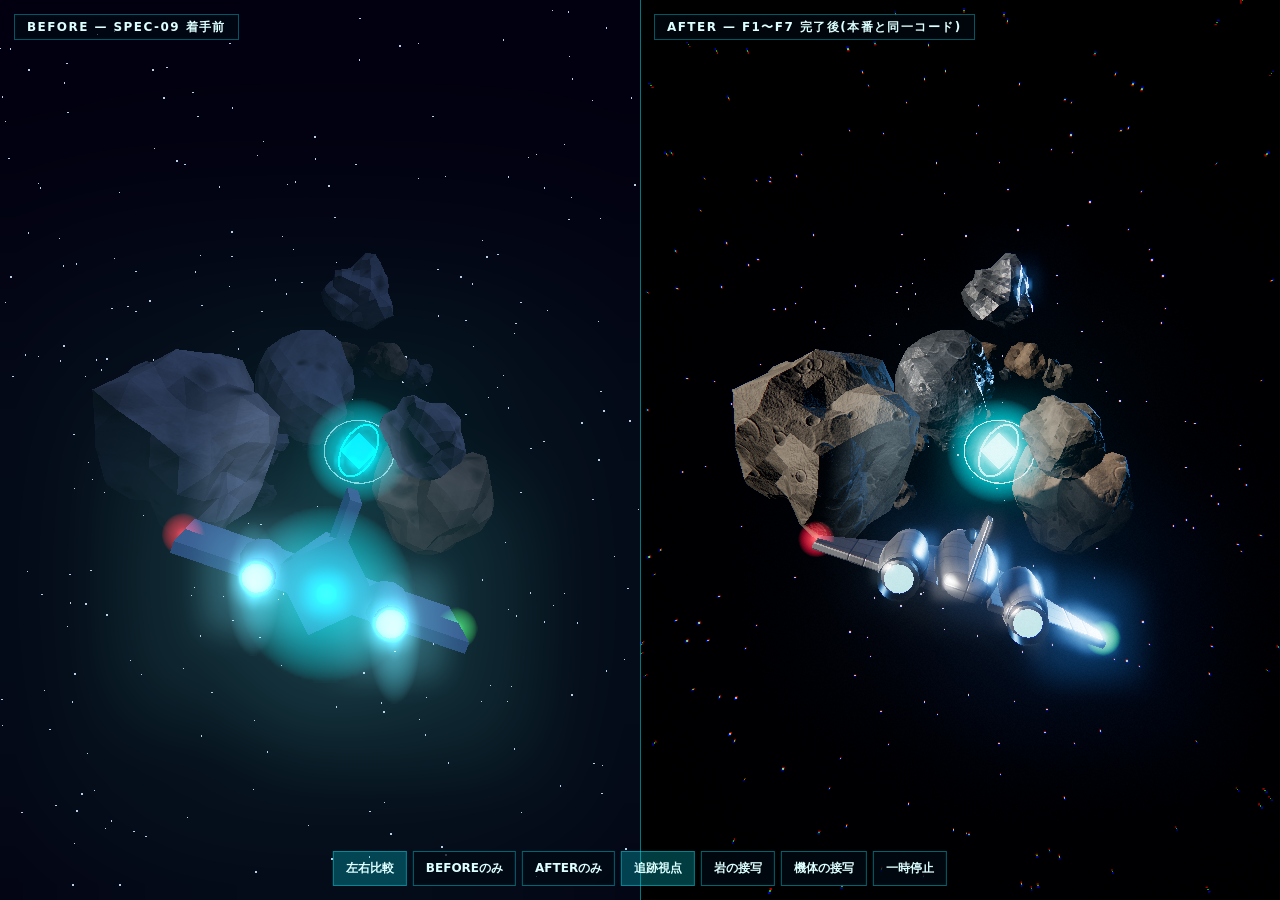
<file: labs/before-after.html>
<!DOCTYPE html>
<html lang="ja">
<head>
<meta charset="UTF-8">
<meta name="viewport" content="width=device-width, initial-scale=1.0">
<meta name="robots" content="noindex">
<title>VOID GATE — Before / After (SPEC-09)</title>
<style>
  html,body{margin:0;height:100%;background:#000;overflow:hidden;font-family:system-ui,-apple-system,sans-serif}
  canvas{position:fixed;top:0;height:100%;display:block}
  #ca{left:0;width:50%} #cb{right:0;width:50%}
  body.only-a #cb, body.only-b #ca{display:none}
  body.only-a #ca, body.only-b #cb{width:100%}
  .lbl{position:fixed;top:14px;padding:6px 12px;font:600 12px/1 system-ui;letter-spacing:.12em;
       color:#dff;background:rgba(0,10,20,.6);border:1px solid rgba(0,240,255,.35);z-index:2}
  #la{left:14px} #lb{left:calc(50% + 14px)}
  body.only-a #lb, body.only-b #la{display:none}
  body.only-b #lb{left:14px}
  #divider{position:fixed;left:50%;top:0;bottom:0;width:1px;background:rgba(0,240,255,.5);z-index:2}
  body.only-a #divider, body.only-b #divider{display:none}
  #ui{position:fixed;bottom:14px;left:50%;transform:translateX(-50%);display:flex;gap:6px;z-index:3;flex-wrap:wrap;justify-content:center}
  #ui button{font:600 12px system-ui;padding:8px 12px;color:#dff;background:rgba(0,10,20,.75);
       border:1px solid rgba(0,240,255,.4);cursor:pointer}
  #ui button.on{background:rgba(0,240,255,.25)}
</style>
</head>
<body>
<canvas id="ca"></canvas><canvas id="cb"></canvas><div id="divider"></div>
<div class="lbl" id="la">BEFORE — SPEC-09 着手前</div>
<div class="lbl" id="lb">AFTER — F1〜F7 完了後(本番と同一コード)</div>
<div id="ui">
  <button data-v="split" class="on">左右比較</button><button data-v="a">BEFOREのみ</button><button data-v="b">AFTERのみ</button>
  <button data-cam="chase" class="on">追跡視点</button><button data-cam="close">岩の接写</button><button data-cam="ship">機体の接写</button>
  <button id="pause">一時停止</button>
</div>
<script type="importmap">
{"imports":{"three":"../libs/three.module.js","three/addons/":"../libs/addons/"}}
</script>
<script type="module">
import * as THREE from 'three';
import {EffectComposer} from 'three/addons/postprocessing/EffectComposer.js';
import {RenderPass} from 'three/addons/postprocessing/RenderPass.js';
import {UnrealBloomPass} from 'three/addons/postprocessing/UnrealBloomPass.js';
import {ShaderPass} from 'three/addons/postprocessing/ShaderPass.js';
const IS_TOUCH = false;

/* ---- BEFORE: git 6f7cb79 の index.html から自動抽出 ---- */
const Old = (()=>{
function glowTexture(inner='rgba(255,255,255,1)', outer='rgba(255,255,255,0)'){
  const c = document.createElement('canvas'); c.width = c.height = 64;
  const g = c.getContext('2d');
  const grad = g.createRadialGradient(32,32,0,32,32,32);
  grad.addColorStop(0, inner); grad.addColorStop(.35,'rgba(255,255,255,.45)');
  grad.addColorStop(1, outer);
  g.fillStyle = grad; g.fillRect(0,0,64,64);
  return new THREE.CanvasTexture(c);
}
const starTex = glowTexture();
const Assets = (()=>{
  // 岩の頂点変位(seed付き再現性): 大起伏(sin合成) + クレーター凹み(AST-01/02)
  function deformRock(geo, seed){
    let s = seed>>>0;
    const rnd = ()=>((s = (s*1664525 + 1013904223)>>>0) / 4294967296);
    const dirs = [], amp = [], ph = [];
    for(let i = 0; i < 4; i++){
      dirs.push(new THREE.Vector3(rnd()*4-2, rnd()*4-2, rnd()*4-2));
      ph.push(rnd()*6.283); amp.push(.05 + .09*rnd());
    }
    const craters = [];
    const nC = 4 + Math.floor(rnd()*4);
    for(let i = 0; i < nC; i++) craters.push({
      d: new THREE.Vector3(rnd()-.5, rnd()-.5, rnd()-.5).normalize(),
      depth: .07 + .09*rnd(), cos: .80 + .08*rnd()});
    const pos = geo.attributes.position, v = new THREE.Vector3();
    for(let i = 0; i < pos.count; i++){
      v.fromBufferAttribute(pos, i);
      const n = v.clone().normalize();
      let k = 1;
      for(let j = 0; j < 4; j++) k += amp[j]*Math.sin(n.dot(dirs[j])*3 + ph[j]);
      for(const c of craters){
        const d = n.dot(c.d);
        if(d > c.cos) k -= c.depth*((d - c.cos)/(1 - c.cos));
      }
      v.setLength(Math.max(.4, k));
      pos.setXYZ(i, v.x, v.y, v.z);
    }
    geo.computeVertexNormals();
    return geo;
  }
  // プロシージャル岩テクスチャ(AST-03): 明暗斑 + クレーター錯覚スポット + 粒状ノイズ
  function makeRockTex(size){
    const cv = document.createElement('canvas'); cv.width = cv.height = size;
    const g = cv.getContext('2d');
    g.fillStyle = '#8d8d94'; g.fillRect(0, 0, size, size);
    for(let o = 0; o < 4; o++){
      const n = 26<<o, cell = size/Math.sqrt(n);
      for(let i = 0; i < n; i++){
        const a = .05/(o+1);
        g.fillStyle = Math.random() < .5 ? `rgba(255,255,255,${a})` : `rgba(0,0,10,${a*1.4})`;
        g.beginPath();
        g.arc(Math.random()*size, Math.random()*size, cell*(.4+Math.random()*.8), 0, 7);
        g.fill();
      }
    }
    for(let i = 0; i < 34; i++){   // 暗スポット(クレーター錯覚)
      const x = Math.random()*size, y = Math.random()*size, r = size*(.015+Math.random()*.045);
      const rg = g.createRadialGradient(x, y, r*.2, x, y, r);
      rg.addColorStop(0, 'rgba(0,0,8,.34)'); rg.addColorStop(.75, 'rgba(0,0,8,.12)'); rg.addColorStop(1, 'rgba(0,0,8,0)');
      g.fillStyle = rg; g.beginPath(); g.arc(x, y, r, 0, 7); g.fill();
    }
    const id = g.getImageData(0, 0, size, size), d = id.data;   // 微細粒
    for(let i = 0; i < d.length; i += 4){
      const n = (Math.random()-.5)*18;
      d[i] += n; d[i+1] += n; d[i+2] += n;
    }
    g.putImageData(id, 0, 0);
    const tx = new THREE.CanvasTexture(cv);
    tx.colorSpace = THREE.SRGBColorSpace;
    tx.wrapS = tx.wrapT = THREE.RepeatWrapping;
    return tx;
  }
  // 同一マテリアル前提の静的ジオメトリ結合(draw call削減, CPT-06)
  function mergeGeo(parts){
    const geos = parts.map(({g, p=[0,0,0], r=[0,0,0]})=>{
      const o = new THREE.Object3D();
      o.position.set(...p); o.rotation.set(...r);
      o.updateMatrix();
      return g.toNonIndexed().applyMatrix4(o.matrix);
    });
    let total = 0; geos.forEach(g=>total += g.attributes.position.count);
    const pos = new Float32Array(total*3), nor = new Float32Array(total*3);
    let off = 0;
    for(const g of geos){
      pos.set(g.attributes.position.array, off*3);
      nor.set(g.attributes.normal.array, off*3);
      off += g.attributes.position.count;
      g.dispose();
    }
    const out = new THREE.BufferGeometry();
    out.setAttribute('position', new THREE.BufferAttribute(pos, 3));
    out.setAttribute('normal', new THREE.BufferAttribute(nor, 3));
    return out;
  }

  let _rockGeos = null, _rockMats = null, _coreShared = null;
  function rockGeos(){
    if(!_rockGeos){
      _rockGeos = [];
      for(let g = 0; g < 8; g++)
        _rockGeos.push(deformRock(new THREE.IcosahedronGeometry(1, IS_TOUCH ? 2 : 3), 1000 + g*77));
    }
    return _rockGeos;
  }
  function rockMats(){
    if(!_rockMats){
      const tx = makeRockTex(IS_TOUCH ? 256 : 512);
      _rockMats = [0x8a8fa8, 0x9a8878, 0x7d88a8].map(c=>new THREE.MeshStandardMaterial({
        color:c, map:tx, bumpMap:tx, bumpScale:.06, roughness:.95, metalness:.1}));
    }
    return _rockMats;
  }
  // エネルギーコア(内核+halo+二重リング) — SPEC-05 COR仕様と同一
  function buildCore(){
    if(!_coreShared) _coreShared = {
      geo: new THREE.OctahedronGeometry(1.6),
      ringA: new THREE.TorusGeometry(2.4, .09, 6, 24),
      ringB: new THREE.TorusGeometry(3.0, .055, 6, 24),
      matA: new THREE.MeshBasicMaterial({color:0x00f0ff, transparent:true, opacity:.7, blending:THREE.AdditiveBlending, depthWrite:false}),
      matB: new THREE.MeshBasicMaterial({color:0xbffcff, transparent:true, opacity:.45, blending:THREE.AdditiveBlending, depthWrite:false})};
    const m = new THREE.Mesh(_coreShared.geo,
      new THREE.MeshBasicMaterial({color:0x00f0ff, transparent:true, opacity:.95, blending:THREE.AdditiveBlending}));
    const halo = new THREE.Sprite(new THREE.SpriteMaterial({map:starTex, color:0x00f0ff, blending:THREE.AdditiveBlending, depthWrite:false}));
    halo.scale.set(9, 9, 1);
    const ring1 = new THREE.Mesh(_coreShared.ringA, _coreShared.matA); ring1.rotation.x = .5;
    const ring2 = new THREE.Mesh(_coreShared.ringB, _coreShared.matB); ring2.rotation.z = .9;
    m.add(halo, ring1, ring2);
    m.userData.ring1 = ring1; m.userData.ring2 = ring2;
    return m;
  }
  // 機体一式(SPEC-05 SHP仕様と同一)。partsは装飾更新用の参照
  function buildShip(){
    const hull = new THREE.MeshStandardMaterial({color:0xbfd8ff, metalness:.85, roughness:.35, emissive:0x16335f});
    const group = new THREE.Group();
    const nose = new THREE.Mesh(new THREE.ConeGeometry(1.3, 5.2, 4), hull);
    nose.rotation.x = -Math.PI/2;
    const wing = new THREE.Mesh(new THREE.BoxGeometry(7.5, .3, 2.4), hull);
    wing.position.set(0, -.4, 1.2);
    const fin = new THREE.Mesh(new THREE.BoxGeometry(.3, 2.4, 1.8), hull);
    fin.position.set(0, .9, 1.6);
    const eng = new THREE.Sprite(new THREE.SpriteMaterial({map:starTex, color:0x00f0ff, blending:THREE.AdditiveBlending, depthWrite:false}));
    eng.scale.set(4, 4, 1); eng.position.set(0, 0, 3.2);
    group.add(nose, wing, fin, eng);
    const nozzles = new THREE.Mesh(mergeGeo([
      {g:new THREE.CylinderGeometry(.42, .58, 1.3, 12), p:[-1.6, -.15, 2.6], r:[Math.PI/2, 0, 0]},
      {g:new THREE.CylinderGeometry(.42, .58, 1.3, 12), p:[ 1.6, -.15, 2.6], r:[Math.PI/2, 0, 0]},
    ]), hull);
    const nozzleGlow = new THREE.Mesh(mergeGeo([
      {g:new THREE.CircleGeometry(.34, 14), p:[-1.6, -.15, 3.28]},
      {g:new THREE.CircleGeometry(.34, 14), p:[ 1.6, -.15, 3.28]},
    ]), new THREE.MeshBasicMaterial({color:0x7df1ff, transparent:true, opacity:.9,
      blending:THREE.AdditiveBlending, depthWrite:false}));
    const exMat = new THREE.SpriteMaterial({map:starTex, color:0x66e8ff, transparent:true,
      opacity:.55, blending:THREE.AdditiveBlending, depthWrite:false});
    const ex1 = new THREE.Sprite(exMat), ex2 = new THREE.Sprite(exMat);
    ex1.position.set(-1.6, -.15, 4.0); ex2.position.set(1.6, -.15, 4.0);
    const tipL = new THREE.Sprite(new THREE.SpriteMaterial({map:starTex, color:0xff4455,
      transparent:true, opacity:.9, blending:THREE.AdditiveBlending, depthWrite:false}));
    const tipR = new THREE.Sprite(new THREE.SpriteMaterial({map:starTex, color:0x55ff88,
      transparent:true, opacity:.9, blending:THREE.AdditiveBlending, depthWrite:false}));
    tipL.position.set(-3.75, -.4, 1.2); tipR.position.set(3.75, -.4, 1.2);
    tipL.scale.setScalar(1.1); tipR.scale.setScalar(1.1);
    group.add(nozzles, nozzleGlow, ex1, ex2, tipL, tipR);
    return {group, parts:{nozzles, nozzleGlow, exhaust:[ex1, ex2], tips:[tipL, tipR]}};
  }
  return {deformRock, makeRockTex, mergeGeo, rockGeos, rockMats, buildCore, buildShip};
})();
return {Assets, starTex};
})();

/* ---- AFTER: 現行 index.html から自動抽出(本番と同一) ---- */
const New = (()=>{
function glowTexture(inner='rgba(255,255,255,1)', outer='rgba(255,255,255,0)'){
  const c = document.createElement('canvas'); c.width = c.height = 64;
  const g = c.getContext('2d');
  const grad = g.createRadialGradient(32,32,0,32,32,32);
  grad.addColorStop(0, inner); grad.addColorStop(.35,'rgba(255,255,255,.45)');
  grad.addColorStop(1, outer);
  g.fillStyle = grad; g.fillRect(0,0,64,64);
  return new THREE.CanvasTexture(c);
}
const starTex = glowTexture();
const Look = (()=>{
  const LOOK = {keyDir: new THREE.Vector3(-60, 35, 40), keyColor: 0xfff0dc, keyI: 7.5,
                hemiSky: 0x2a3e66, hemiGround: 0x0a0710, hemiI: .9,
                rimDir: new THREE.Vector3(40, 18, -70), rimColor: 0x6fb8ff, rimI: 2.4,
                exposure: 1.0, fog: 0x01010a};
  // 恒星の輝点+ハロー+淡い星雲を持つ手続き的な空を PMREM で映り込み用に変換(外部HDRI不要)
  function spaceEnv(renderer, keyDir = LOOK.keyDir){
    const sc = new THREE.Scene();
    const geo = new THREE.SphereGeometry(10, 64, 32);
    const mat = new THREE.ShaderMaterial({side: THREE.BackSide, depthWrite: false,
      uniforms: {kd: {value: keyDir.clone().normalize()}},
      vertexShader: `varying vec3 vd; void main(){ vd = normalize(position); gl_Position = projectionMatrix*modelViewMatrix*vec4(position, 1.); }`,
      fragmentShader: `uniform vec3 kd; varying vec3 vd;
        void main(){ vec3 d = normalize(vd); float k = max(dot(d, kd), 0.);
          vec3 c = vec3(.006, .008, .018);
          c += vec3(1., .93, .82)*pow(k, 900.)*15.;   // 恒星の輝点(鏡面の主な輝きは主光が担うため控えめに。SPEC-10)
          c += vec3(1., .85, .7)*pow(k, 24.)*.35;
          c += vec3(.25, .12, .45)*smoothstep(.2, 1., d.y*.5 + .5)*.05;
          c += vec3(0., .25, .35)*smoothstep(.4, 1., -d.x)*.03;
          gl_FragColor = vec4(c, 1.); }`});
    sc.add(new THREE.Mesh(geo, mat));
    const pm = new THREE.PMREMGenerator(renderer);
    const rt = pm.fromScene(sc, .02);
    pm.dispose(); geo.dispose(); mat.dispose();
    return rt.texture;
  }
  function rig(scene, o = {}){
    const hemi = new THREE.HemisphereLight(LOOK.hemiSky, LOOK.hemiGround, o.hemiI ?? LOOK.hemiI);
    const key = new THREE.DirectionalLight(LOOK.keyColor, o.keyI ?? LOOK.keyI);
    key.position.copy(o.keyDir || LOOK.keyDir);
    const rim = new THREE.DirectionalLight(LOOK.rimColor, o.rimI ?? LOOK.rimI);
    rim.position.copy(o.rimDir || LOOK.rimDir);
    scene.add(hemi, key, key.target, rim);
    return {hemi, key, rim};
  }
  // three r160 の ACESFilmicToneMapping と同一式(線形→線形0..1)。仕上げ効果はF6で追加
  // SPEC-09f F6-10: 仕上げ(ビネット・粒状ノイズ・周辺の色収差)を ACES の後に適用。
  // 粒状ノイズは知覚空間(≒sRGB)で加え、暗部だけが荒れないようにする。encode=1 は最終パス用(sRGB化まで行う)
  const GradeShader = {
    uniforms: {tDiffuse: {value: null}, exposure: {value: LOOK.exposure},
               vig: {value: .32}, grain: {value: .016}, ca: {value: .0016}, time: {value: 0}, encode: {value: 0}},
    vertexShader: `varying vec2 vUv; void main(){ vUv = uv; gl_Position = projectionMatrix*modelViewMatrix*vec4(position, 1.); }`,
    fragmentShader: `uniform sampler2D tDiffuse; uniform float exposure, vig, grain, ca, time, encode; varying vec2 vUv;
      vec3 vgRRTODT(vec3 v){ vec3 a = v*(v + .0245786) - .000090537; vec3 b = v*(.983729*v + .4329510) + .238081; return a/b; }
      vec3 vgAces(vec3 c){
        const mat3 I = mat3(vec3(.59719, .07600, .02840), vec3(.35458, .90834, .13383), vec3(.04823, .01566, .83777));
        const mat3 O = mat3(vec3(1.60475, -.10208, -.00327), vec3(-.53108, 1.10813, -.07276), vec3(-.07367, -.00605, 1.07602));
        c *= exposure/.6; c = I*c; c = vgRRTODT(c); c = O*c; return clamp(c, 0., 1.); }
      float vgHash(vec2 p){ return fract(sin(dot(p, vec2(12.9898, 78.233)))*43758.5453); }
      vec3 vgSrgb(vec3 c){ return mix(c*12.92, 1.055*pow(c, vec3(1./2.4)) - .055, step(.0031308, c)); }
      void main(){
        vec2 d = vUv - .5; float r2 = dot(d, d);
        vec3 c = vgAces(texture2D(tDiffuse, vUv).rgb);
        if(ca > 0.){ c.r = vgAces(texture2D(tDiffuse, vUv + d*ca*r2*8.).rgb).r; c.b = vgAces(texture2D(tDiffuse, vUv - d*ca*r2*8.).rgb).b; }
        c *= 1. - vig*smoothstep(.08, .55, r2);
        if(grain > 0.){ vec3 p = pow(c, vec3(1./2.2)); p += (vgHash(vUv*1000. + time) - .5)*grain; c = pow(clamp(p, 0., 1.), vec3(2.2)); }
        c = clamp(c, 0., 1.);
        gl_FragColor = vec4(encode > .5 ? vgSrgb(c) : c, 1.); }`};
  return {LOOK, spaceEnv, rig, GradeShader};
})();
const Assets = (()=>{
  // SPEC-09b F2-06: 本当に光る物は線形値を 1 超(HDR)にし、bloom(閾値1.0)が発光体だけを拾うようにする
  const hdr = (hex, k)=>new THREE.Color(hex).multiplyScalar(k);
  // 岩の頂点変位(seed付き再現性): 大起伏(sin合成) + クレーター凹み(AST-01/02)
  function deformRock(geo, seed){
    let s = seed>>>0;
    const rnd = ()=>((s = (s*1664525 + 1013904223)>>>0) / 4294967296);
    const dirs = [], amp = [], ph = [];
    for(let i = 0; i < 4; i++){
      dirs.push(new THREE.Vector3(rnd()*4-2, rnd()*4-2, rnd()*4-2));
      ph.push(rnd()*6.283); amp.push(.05 + .09*rnd());
    }
    const craters = [];
    const nC = 4 + Math.floor(rnd()*4);
    for(let i = 0; i < nC; i++) craters.push({
      d: new THREE.Vector3(rnd()-.5, rnd()-.5, rnd()-.5).normalize(),
      depth: .07 + .09*rnd(), cos: .80 + .08*rnd()});
    const pos = geo.attributes.position, v = new THREE.Vector3();
    for(let i = 0; i < pos.count; i++){
      v.fromBufferAttribute(pos, i);
      const n = v.clone().normalize();
      let k = 1;
      for(let j = 0; j < 4; j++) k += amp[j]*Math.sin(n.dot(dirs[j])*3 + ph[j]);
      for(const c of craters){
        const d = n.dot(c.d);
        if(d > c.cos) k -= c.depth*((d - c.cos)/(1 - c.cos));
      }
      v.setLength(Math.max(.4, k));
      pos.setXYZ(i, v.x, v.y, v.z);
    }
    geo.computeVertexNormals();
    return geo;
  }
  // ===== SPEC-09d: 岩の表面(シード付き・継ぎ目なし)。高さ → アルベド/法線(Sobel)/粗さ を同じ模様から派生 =====
  const srng = seed=>{ let a = seed >>> 0;
    return ()=>{ a = a + 0x6D2B79F5 | 0; let t = Math.imul(a ^ a >>> 15, 1 | a);
      t = t + Math.imul(t ^ t >>> 7, 61 | t) ^ t; return ((t ^ t >>> 14) >>> 0)/4294967296; }; };
  function rockHeightCanvas(size, seed){
    const c = document.createElement('canvas'); c.width = c.height = size;
    const g = c.getContext('2d'), r = srng(seed);
    g.fillStyle = '#808080'; g.fillRect(0, 0, size, size);
    // 端をまたぐ円は反対側にも描いてタイル状に継ぎ目なくする(トライプラナーで繰り返すため)
    const wrapped = (x, y, rad, paint)=>{
      for(const ox of [-size, 0, size]) for(const oy of [-size, 0, size]){
        const px = x + ox, py = y + oy;
        if(px + rad < 0 || px - rad > size || py + rad < 0 || py - rad > size) continue;
        paint(px, py);
      } };
    for(let o = 0; o < 5; o++){   // 多オクターブのまだら
      const n = 30 << o, cell = size/Math.sqrt(n);
      for(let i = 0; i < n; i++){
        const x = r()*size, y = r()*size, rad = cell*(.4 + r()*.9);
        g.fillStyle = r() < .5 ? `rgba(255,255,255,${.07/(o+1)})` : `rgba(0,0,0,${.09/(o+1)})`;
        wrapped(x, y, rad, (px, py)=>{ g.beginPath(); g.arc(px, py, rad, 0, 7); g.fill(); });
      }
    }
    for(let i = 0; i < 60; i++){   // クレーター(底が凹み、縁が盛り上がる)
      const x = r()*size, y = r()*size, rad = size*(.008 + Math.pow(r(), 2.2)*.06);
      wrapped(x, y, rad*1.25, (px, py)=>{
        const rg = g.createRadialGradient(px, py, 0, px, py, rad*1.25);
        rg.addColorStop(0, 'rgba(0,0,0,.55)'); rg.addColorStop(.72, 'rgba(0,0,0,.18)');
        rg.addColorStop(.86, 'rgba(255,255,255,.28)'); rg.addColorStop(1, 'rgba(255,255,255,0)');
        g.fillStyle = rg; g.beginPath(); g.arc(px, py, rad*1.25, 0, 7); g.fill();
      });
    }
    const id = g.getImageData(0, 0, size, size), d = id.data;   // 微細な粒
    for(let i = 0; i < d.length; i += 4){ const nn = (r() - .5)*26; d[i] += nn; d[i+1] += nn; d[i+2] += nn; }
    g.putImageData(id, 0, 0);
    return c;
  }
  function mapCanvas(src, fn){   // 高さ(グレー)から画素ごとに派生マップを作る
    const w = src.width, sd = src.getContext('2d').getImageData(0, 0, w, w).data;
    const out = document.createElement('canvas'); out.width = out.height = w;
    const oc = out.getContext('2d'), od = oc.createImageData(w, w);
    const H = (x, y)=>sd[((((y % w) + w) % w)*w + (((x % w) + w) % w))*4]/255;
    for(let y = 0; y < w; y++) for(let x = 0; x < w; x++){
      const v = fn(H, x, y), i = (y*w + x)*4;
      od.data[i] = v[0]; od.data[i+1] = v[1]; od.data[i+2] = v[2]; od.data[i+3] = 255;
    }
    oc.putImageData(od, 0, 0);
    return out;
  }
  function rockSurface(size, seed){
    const height = rockHeightCanvas(size, seed);
    const albedo = mapCanvas(height, (H, x, y)=>{   // 凹部を暗く・縁を明るく(AOと同じ見え方)
      const v = Math.max(0, Math.min(255, (.64 + (H(x, y) - .5)*.95)*255)); return [v, v, v]; });
    const normal = mapCanvas(height, (H, x, y)=>{   // Sobel(端はタイルとして折り返す)
      const dx = (H(x+1, y-1) + 2*H(x+1, y) + H(x+1, y+1)) - (H(x-1, y-1) + 2*H(x-1, y) + H(x-1, y+1));
      const dy = (H(x-1, y+1) + 2*H(x, y+1) + H(x+1, y+1)) - (H(x-1, y-1) + 2*H(x, y-1) + H(x+1, y-1));
      const nx = -dx*3.2, ny = -dy*3.2, L = Math.hypot(nx, ny, 1);
      return [(nx/L*.5 + .5)*255, (ny/L*.5 + .5)*255, (1/L*.5 + .5)*255]; });
    const rough = mapCanvas(height, (H, x, y)=>{ const v = Math.max(0, Math.min(1, .88 + (H(x, y) - .5)*.25))*255; return [v, v, v]; });
    return {height, albedo, normal, rough};
  }
  // 互換API(AST-03): 岩のアルベドテクスチャ
  function makeRockTex(size, seed = 20260923){
    const tx = new THREE.CanvasTexture(rockSurface(size, seed).albedo);
    tx.colorSpace = THREE.SRGBColorSpace;
    tx.wrapS = tx.wrapT = THREE.RepeatWrapping;
    return tx;
  }
  // トライプラナー投影(岩ローカル空間。UVに依存しないので面ごとの引き伸ばしがなく、自転しても模様が岩に固定される)
  function triplanar(mat){
    mat.defines = {...(mat.defines || {}), TRIPLANAR: ''};
    mat.onBeforeCompile = sh=>{
      sh.uniforms.tpScale = {value: .42};
      sh.vertexShader = sh.vertexShader
        .replace('#include <common>', '#include <common>\nvarying vec3 vObjPos; varying vec3 vObjN;')
        .replace('#include <begin_vertex>', '#include <begin_vertex>\nvObjPos = position; vObjN = normal;');
      sh.fragmentShader = sh.fragmentShader
        .replace('#include <common>', `#include <common>
varying vec3 vObjPos; varying vec3 vObjN; uniform float tpScale;
#ifdef TRIPLANAR
uniform mat4 modelMatrix;
vec3 tpW(vec3 n){ vec3 w = pow(abs(n), vec3(4.)); return w/(w.x + w.y + w.z); }
vec4 tpS(sampler2D t, vec3 p, vec3 w){ return texture2D(t, p.zy*tpScale)*w.x + texture2D(t, p.xz*tpScale)*w.y + texture2D(t, p.xy*tpScale)*w.z; }
#endif`)
        .replace('#include <map_fragment>', `#ifdef TRIPLANAR
  diffuseColor *= tpS(map, vObjPos, tpW(normalize(vObjN)));
#else
  #include <map_fragment>
#endif`)
        .replace('#include <roughnessmap_fragment>', `#ifdef TRIPLANAR
  float roughnessFactor = roughness*tpS(roughnessMap, vObjPos, tpW(normalize(vObjN))).g;
#else
  #include <roughnessmap_fragment>
#endif`)
        .replace('#include <normal_fragment_maps>', `#ifdef TRIPLANAR
  { vec3 on = normalize(vObjN), bw = tpW(on);   // whiteout ブレンド
    vec3 nx = texture2D(normalMap, vObjPos.zy*tpScale).xyz*2. - 1.; nx.xy *= normalScale;
    vec3 ny = texture2D(normalMap, vObjPos.xz*tpScale).xyz*2. - 1.; ny.xy *= normalScale;
    vec3 nz = texture2D(normalMap, vObjPos.xy*tpScale).xyz*2. - 1.; nz.xy *= normalScale;
    nx = vec3(nx.xy + on.zy, abs(nx.z)*on.x);
    ny = vec3(ny.xy + on.xz, abs(ny.z)*on.y);
    nz = vec3(nz.xy + on.xy, abs(nz.z)*on.z);
    vec3 objN = normalize(nx.zyx*bw.x + ny.xzy*bw.y + nz.xyz*bw.z);
    normal = normalize(mat3(viewMatrix*modelMatrix)*objN)*faceDirection; }
#else
  #include <normal_fragment_maps>
#endif`);
    };
    return mat;
  }
  // ===== SPEC-09f: 機体外板(パネルの継ぎ目+リベット)。高さ → 法線/粗さ =====
  function hullHeightCanvas(size, seed){
    // 高さ(継ぎ目・リベット)とアルベド(パネルごとのわずかな色むら)を同じ分割から作る
    const c = document.createElement('canvas'), a = document.createElement('canvas');
    c.width = c.height = a.width = a.height = size;
    const g = c.getContext('2d'), ga = a.getContext('2d'), r = srng(seed);
    g.fillStyle = '#9a9a9a'; g.fillRect(0, 0, size, size);
    ga.fillStyle = '#e8e8e8'; ga.fillRect(0, 0, size, size);
    const seam = Math.max(1.2, size/300), rivet = Math.max(.9, size/420);
    const split = (x, y, w, h, d)=>{
      if(d > 3 || w < size/6 || h < size/6){   // 大きめのパネル(近未来の機体は継ぎ目が少ない)
        const tone = Math.round(206 + r()*34);   // パネルごとの微妙な色むら
        ga.fillStyle = `rgb(${tone},${tone},${tone + 2})`; ga.fillRect(x + 1, y + 1, w - 2, h - 2);
        g.strokeStyle = '#5a5a5a'; g.lineWidth = seam; g.strokeRect(x + 1, y + 1, w - 2, h - 2);
        ga.strokeStyle = 'rgba(40,44,52,.55)'; ga.lineWidth = seam; ga.strokeRect(x + 1, y + 1, w - 2, h - 2);
        if(r() < .22){ g.fillStyle = '#b4b4b4'; for(let k = 8; k < w - 8; k += size/22){ g.beginPath(); g.arc(x + k, y + 6, rivet, 0, 7); g.fill(); } }
        return;
      }
      if(w > h){ const k = w*(.3 + r()*.4); split(x, y, k, h, d + 1); split(x + k, y, w - k, h, d + 1); }
      else { const k = h*(.3 + r()*.4); split(x, y, w, k, d + 1); split(x, y + k, w, h - k, d + 1); }
    };
    split(0, 0, size, size, 0);
    c.userData = {albedo: a};
    return c;
  }
  let _hullTex = null;
  function hullTextures(){
    if(!_hullTex){
      const h = hullHeightCanvas(IS_TOUCH ? 256 : 512, 17);
      const nrm = mapCanvas(h, (H, x, y)=>{
        const dx = (H(x+1, y-1) + 2*H(x+1, y) + H(x+1, y+1)) - (H(x-1, y-1) + 2*H(x-1, y) + H(x-1, y+1));
        const dy = (H(x-1, y+1) + 2*H(x, y+1) + H(x+1, y+1)) - (H(x-1, y-1) + 2*H(x, y-1) + H(x+1, y-1));
        const nx = -dx*1.2, ny = -dy*1.2, L = Math.hypot(nx, ny, 1);
        return [(nx/L*.5 + .5)*255, (ny/L*.5 + .5)*255, (1/L*.5 + .5)*255]; });
      const rgh = mapCanvas(h, (H, x, y)=>{ const v = Math.max(0, Math.min(1, .95 + (H(x, y) - .6)*.4))*255; return [v, v, v]; });
      const tex = (cv, srgb)=>{ const t = new THREE.CanvasTexture(cv); t.wrapS = t.wrapT = THREE.RepeatWrapping; t.anisotropy = 4;
        if(srgb) t.colorSpace = THREE.SRGBColorSpace; return t; };
      _hullTex = {normal: tex(nrm), rough: tex(rgh), albedo: tex(h.userData.albedo, true)};
    }
    return _hullTex;
  }
  // 箱投影UV: 三角形ごとに面の向きの主軸でUVを振る(面ごとに模様の密度が揃う)
  function boxUV(geo, scale = .35){
    const g = geo.index ? geo.toNonIndexed() : geo, p = g.attributes.position;
    const uv = new Float32Array(p.count*2), a = new THREE.Vector3(), b = new THREE.Vector3(), c = new THREE.Vector3(), n = new THREE.Vector3();
    for(let i = 0; i < p.count; i += 3){
      a.fromBufferAttribute(p, i); b.fromBufferAttribute(p, i+1); c.fromBufferAttribute(p, i+2);
      n.subVectors(b, a).cross(c.clone().sub(a));
      const ax = Math.abs(n.x), ay = Math.abs(n.y), az = Math.abs(n.z);
      for(let k = 0; k < 3; k++){
        const v = k === 0 ? a : k === 1 ? b : c;
        const [u, w] = ax >= ay && ax >= az ? [v.z, v.y] : ay >= az ? [v.x, v.z] : [v.x, v.y];
        uv[(i + k)*2] = u*scale; uv[(i + k)*2 + 1] = w*scale;
      }
    }
    g.setAttribute('uv', new THREE.BufferAttribute(uv, 2));
    return g;
  }
  // SPEC-09f F6-03: 排気プルーム(長さ方向=ローカル+y、根元が白〜シアン・先端へ青く消える、時間ノイズで揺らぐ)
  const _plumeGeo = new THREE.CylinderGeometry(.05, .45, 1, 16, 8, true).translate(0, .5, 0);
  function plumeMaterial(){
    return new THREE.ShaderMaterial({transparent:true, depthWrite:false, blending:THREE.AdditiveBlending, side:THREE.DoubleSide,
      uniforms:{time:{value:0}, strength:{value:.6},
        hot:{value:new THREE.Color(0xdffcff).multiplyScalar(1.8)}, cool:{value:new THREE.Color(0x2a7bff)}},
      vertexShader:`varying vec2 vUv; varying float vF;
        void main(){ vUv = uv; vec4 mv = modelViewMatrix*vec4(position, 1.);
          vF = abs(dot(normalize(normalMatrix*normal), normalize(-mv.xyz)));
          gl_Position = projectionMatrix*mv; }`,
      fragmentShader:`uniform float time, strength; uniform vec3 hot, cool; varying vec2 vUv; varying float vF;
        float h(float x){ return fract(sin(x*127.1)*43758.5453); }
        float n1(float x){ float i = floor(x), f = fract(x); return mix(h(i), h(i + 1.), f*f*(3. - 2.*f)); }
        void main(){ float v = vUv.y;
          float a = pow(1. - v, 1.6)*pow(vF, 1.5)*(.85 + .15*n1(v*8. - time*20.))*strength;
          gl_FragColor = vec4(mix(hot, cool, v)*a, a); }`});
  }
  function setTriplanar(on){
    if(!_rockMats) return;
    for(const m of _rockMats){
      const has = 'TRIPLANAR' in m.defines;
      if(on === has) continue;
      if(on) m.defines.TRIPLANAR = ''; else delete m.defines.TRIPLANAR;
      m.needsUpdate = true;
    }
  }
  // 同一マテリアル前提の静的ジオメトリ結合(draw call削減, CPT-06)
  function mergeGeo(parts){
    const geos = parts.map(({g, p=[0,0,0], r=[0,0,0]})=>{
      const o = new THREE.Object3D();
      o.position.set(...p); o.rotation.set(...r);
      o.updateMatrix();
      return g.toNonIndexed().applyMatrix4(o.matrix);
    });
    let total = 0; geos.forEach(g=>total += g.attributes.position.count);
    const pos = new Float32Array(total*3), nor = new Float32Array(total*3);
    let off = 0;
    for(const g of geos){
      pos.set(g.attributes.position.array, off*3);
      nor.set(g.attributes.normal.array, off*3);
      off += g.attributes.position.count;
      g.dispose();
    }
    const out = new THREE.BufferGeometry();
    out.setAttribute('position', new THREE.BufferAttribute(pos, 3));
    out.setAttribute('normal', new THREE.BufferAttribute(nor, 3));
    return out;
  }

  let _rockGeos = null, _rockMats = null, _coreShared = null;
  function rockGeos(){
    if(!_rockGeos){
      _rockGeos = [];
      for(let g = 0; g < 8; g++)
        _rockGeos.push(deformRock(new THREE.IcosahedronGeometry(1, IS_TOUCH ? 2 : 3), 1000 + g*77));
    }
    return _rockGeos;
  }
  // SPEC-09a F1-01/02: 方向別半径テーブル(RadialHull)。岩は中心から放射状に変形した星形なので
  // 表面は方向の関数 r(dir)。立方体マップの格子点(6面×17×17)で中心からのレイ交差距離を厳密に前計算し、双線形補間で引く
  const HULL_N = 17;
  function rayFromCenter(pos, d){   // 原点からの半直線と全三角形の交差距離の最大値(Möller–Trumbore)
    const a = pos; let best = 0;
    for(let i = 0; i < a.length; i += 9){
      const ax = a[i], ay = a[i+1], az = a[i+2];
      const e1x = a[i+3]-ax, e1y = a[i+4]-ay, e1z = a[i+5]-az, e2x = a[i+6]-ax, e2y = a[i+7]-ay, e2z = a[i+8]-az;
      const px = d.y*e2z - d.z*e2y, py = d.z*e2x - d.x*e2z, pz = d.x*e2y - d.y*e2x;
      const det = e1x*px + e1y*py + e1z*pz;
      if(Math.abs(det) < 1e-9) continue;
      const inv = 1/det, tx = -ax, ty = -ay, tz = -az;
      const u = (tx*px + ty*py + tz*pz)*inv;
      if(u < -1e-6 || u > 1 + 1e-6) continue;
      const qx = ty*e1z - tz*e1y, qy = tz*e1x - tx*e1z, qz = tx*e1y - ty*e1x;
      const v = (d.x*qx + d.y*qy + d.z*qz)*inv;
      if(v < -1e-6 || u + v > 1 + 1e-6) continue;
      const tt = (e2x*qx + e2y*qy + e2z*qz)*inv;
      if(tt > best) best = tt;
    }
    return best;
  }
  // 方向 → (面, u, v)。u,v∈[-1,1]
  function cubeFace(x, y, z){
    const ax = Math.abs(x), ay = Math.abs(y), az = Math.abs(z);
    if(ax >= ay && ax >= az) return [x > 0 ? 0 : 1, y/ax, z/ax];
    if(ay >= az)             return [y > 0 ? 2 : 3, x/ay, z/ay];
    return                          [z > 0 ? 4 : 5, x/az, y/az];
  }
  function faceDir(f, u, v, out){
    if(f < 2) out.set(f === 0 ? 1 : -1, u, v);
    else if(f < 4) out.set(u, f === 2 ? 1 : -1, v);
    else out.set(u, v, f === 4 ? 1 : -1);
    return out.normalize();
  }
  function rockHull(geo){
    if(geo.userData.hull) return geo.userData.hull;
    const src = geo.index ? geo.toNonIndexed() : geo;
    const pos = src.attributes.position.array, N = HULL_N, tab = new Float32Array(6*N*N), d = new THREE.Vector3();
    for(let f = 0; f < 6; f++) for(let j = 0; j < N; j++) for(let i = 0; i < N; i++){
      faceDir(f, -1 + 2*i/(N-1), -1 + 2*j/(N-1), d);
      tab[(f*N + j)*N + i] = rayFromCenter(pos, d);
    }
    let max = 0;
    const p = geo.attributes.position, v = new THREE.Vector3();
    for(let i = 0; i < p.count; i++) max = Math.max(max, v.fromBufferAttribute(p, i).length());
    const hull = {max, tab,
      radiusAt(dir){   // dir: 岩ローカルの方向(正規化不要)
        const [f, u, w] = cubeFace(dir.x, dir.y, dir.z);
        const fu = (u + 1)*.5*(N-1), fw = (w + 1)*.5*(N-1);
        const i0 = Math.min(N-2, Math.floor(fu)), j0 = Math.min(N-2, Math.floor(fw)), a = fu - i0, b = fw - j0;
        const o = f*N*N;
        return (tab[o + j0*N + i0]*(1-a) + tab[o + j0*N + i0+1]*a)*(1-b)
             + (tab[o + (j0+1)*N + i0]*(1-a) + tab[o + (j0+1)*N + i0+1]*a)*b;
      }};
    geo.userData.hull = hull;
    return hull;
  }
  // SPEC-10(旧SPEC-09a F1-03): 機体の当たり形状。球({c,r})とカプセル({c,c2,r}=線分を太らせた形)で新しい機体の外形に沿わせる
  // (後退翼・細長い胴体は少数の球では「空気」に当たる範囲が大きくなるため)
  // 半径は「外板頂点の被覆 ≥95%」と「当たり体積の増加を抑える(旧4球比 +2割以内。実測: 被覆97.7%・体積1.14倍)」の両立で数値的に決定(SPEC-10 §4)
  const SHIP_SPHERES = [
    {name:'nose',   c:[0, .02, -2.35], c2:[0, .08, -.2],  r:.66},   // 機首〜キャノピー・機首下の機銃
    {name:'body',   c:[0, .08, -.2],   c2:[0, .1, 2.85],  r:.85},   // 胴体後半
    {name:'nacL',   c:[-1.55, -.18, .2], c2:[-1.55, -.18, 3.3], r:.62},
    {name:'nacR',   c:[ 1.55, -.18, .2], c2:[ 1.55, -.18, 3.3], r:.62},
    {name:'rootL',  c:[-.9, -.18, -.35], c2:[-2.9, -.32, 1.2], r:.35},   // 主翼の前縁
    {name:'rootR',  c:[ .9, -.18, -.35], c2:[ 2.9, -.32, 1.2], r:.35},
    {name:'trailL', c:[-.9, -.18, 2.6],  c2:[-2.9, -.32, 2.2], r:.35},  // 主翼の後縁
    {name:'trailR', c:[ .9, -.18, 2.6],  c2:[ 2.9, -.32, 2.2], r:.35},
    {name:'wingL',  c:[-3.25, -.38, 1.78], r:.72},                   // 翼端
    {name:'wingR',  c:[ 3.25, -.38, 1.78], r:.72},
    {name:'tail',   c:[0, .9, 2.45], c2:[0, 1.36, 2.72], r:.52}];     // 垂直尾翼(中央1枚)
  const HIT_LENIENCY = .9;   // F1-04: 機体球の半径に乗算(見た目より少し甘く)
  function shipSpheresWorld(ship, out){
    ship.updateMatrixWorld();
    out = out || SHIP_SPHERES.map(S=>({name:S.name, c:new THREE.Vector3(), c2:S.c2 ? new THREE.Vector3() : null, r:S.r}));
    SHIP_SPHERES.forEach((S, i)=>{
      out[i].c.set(S.c[0], S.c[1], S.c[2]).applyMatrix4(ship.matrixWorld);
      if(S.c2) out[i].c2.set(S.c2[0], S.c2[1], S.c2[2]).applyMatrix4(ship.matrixWorld);
    });
    return out;
  }
  // カプセルの軸上で点 p に最も近い点(球はそのまま中心)
  const _cp = new THREE.Vector3(), _ab = new THREE.Vector3();
  function nearestOnPrim(S, p){
    if(!S.c2) return S.c;
    _ab.subVectors(S.c2, S.c);
    const k = Math.min(1, Math.max(0, _cp.subVectors(p, S.c).dot(_ab)/_ab.lengthSq()));
    return _cp.copy(S.c).addScaledVector(_ab, k);
  }
  // SPEC-09a F1-04/05/07: 岩表面と機体球のすき間(負=接触の深さ)。
  // sd: このフレームの岩の移動量(+z)。移動線分上の最接近点で測る(トンネリング防止)
  const _q = new THREE.Vector3(), _d = new THREE.Vector3(), _iq = new THREE.Quaternion();
  function clearance(rock, sph, sd = 0){
    const hull = rock.geometry.userData.hull || rockHull(rock.geometry), s = rock.userData.r, p = rock.position;
    let best = Infinity, inv = false;
    for(const S of sph){
      const sc = nearestOnPrim(S, p);   // SPEC-10: カプセルは軸上の最寄り点を球の中心として扱う
      let k = 1;
      if(sd > 0) k = Math.min(1, Math.max(0, (sc.z - (p.z - sd))/sd));
      _q.set(p.x, p.y, p.z - sd + sd*k);
      _d.subVectors(sc, _q);
      const dist = _d.length(), rs = S.r*HIT_LENIENCY;
      const coarse = dist - hull.max*s - rs;
      if(coarse > 0){ if(coarse < best) best = coarse; continue; }
      if(!inv){ _iq.copy(rock.quaternion).invert(); inv = true; }
      _d.applyQuaternion(_iq);
      const c = dist - hull.radiusAt(_d)*s - rs;
      if(c < best) best = c;
    }
    return best;
  }
  // SPEC-09d: 岩種 C型(暗灰)/S型(褐色)/M型(金属質) — 実在の小惑星の反射率帯に寄せた色
  const ROCK_TYPES = [{type:'C', color:0x8a847d, roughness:.92, metalness:.03},
                      {type:'S', color:0x96806c, roughness:.88, metalness:.03},
                      {type:'M', color:0x7a8390, roughness:.55, metalness:.35}];
  function rockMats(){
    if(!_rockMats){
      const S = rockSurface(IS_TOUCH ? 256 : 512, 20260923);
      const tex = (cv, srgb)=>{ const t = new THREE.CanvasTexture(cv); t.wrapS = t.wrapT = THREE.RepeatWrapping;
        if(srgb) t.colorSpace = THREE.SRGBColorSpace; t.anisotropy = 4; return t; };
      const map = tex(S.albedo, true), nrm = tex(S.normal, false), rgh = tex(S.rough, false);
      _rockMats = ROCK_TYPES.map(T=>{
        const m = triplanar(new THREE.MeshStandardMaterial({color:T.color, map, normalMap:nrm,
          normalScale:new THREE.Vector2(1.1, 1.1), roughnessMap:rgh, roughness:T.roughness, metalness:T.metalness, envMapIntensity:.5}));
        m.userData.type = T.type;
        return m;
      });
    }
    return _rockMats;
  }
  // エネルギーコア(内核+halo+二重リング) — SPEC-05 COR仕様と同一
  function buildCore(){
    if(!_coreShared) _coreShared = {
      geo: new THREE.OctahedronGeometry(1.6),
      ringA: new THREE.TorusGeometry(2.4, .09, 6, 24),
      ringB: new THREE.TorusGeometry(3.0, .055, 6, 24),
      matA: new THREE.MeshBasicMaterial({color:hdr(0x00f0ff, 2.2), transparent:true, opacity:.7, blending:THREE.AdditiveBlending, depthWrite:false}),
      matB: new THREE.MeshBasicMaterial({color:hdr(0xbffcff, 2.2), transparent:true, opacity:.45, blending:THREE.AdditiveBlending, depthWrite:false})};
    const m = new THREE.Mesh(_coreShared.geo,
      new THREE.MeshBasicMaterial({color:hdr(0x00f0ff, 2.2), transparent:true, opacity:.95, blending:THREE.AdditiveBlending}));
    const halo = new THREE.Sprite(new THREE.SpriteMaterial({map:starTex, color:0x00f0ff, blending:THREE.AdditiveBlending, depthWrite:false}));
    halo.scale.set(9, 9, 1);
    const ring1 = new THREE.Mesh(_coreShared.ringA, _coreShared.matA); ring1.rotation.x = .5;
    const ring2 = new THREE.Mesh(_coreShared.ringB, _coreShared.matB); ring2.rotation.z = .9;
    m.add(halo, ring1, ring2);
    m.userData.ring1 = ring1; m.userData.ring2 = ring2;
    return m;
  }
  // 機体一式(SPEC-05 SHP仕様と同一)。partsは装飾更新用の参照
  // ===== SPEC-10: 機体(一体成形のステルス迎撃機)。すべて機体座標で生成し、メッシュは原点に置く =====
  // 断面: 上が丸く・左右に稜線(チャイン)を持つ超楕円。p<1 で側面が尖る
  function sectionPts(w, top, bot, cy, n, p){
    const pts = [];
    for(let k = 0; k < n; k++){
      const a = k/n*Math.PI*2, c = Math.cos(a), s = Math.sin(a);
      const x = w*Math.sign(c)*Math.pow(Math.abs(c), p);
      const y = cy + (s >= 0 ? top : bot)*Math.sign(s)*Math.pow(Math.abs(s), p*1.35);
      pts.push([x, y]);
    }
    return pts;
  }
  // 断面リスト [{z, w, top, bot, cy}] を滑らかにつなぐ。先端 tip は1点に収束、後端は面で閉じる
  function loft(secs, {tip, n = 20, p = .62, cx = 0} = {}){
    const pos = [], idx = [];
    const rings = secs.map(S=>{
      const base = pos.length/3;
      for(const [x, y] of sectionPts(S.w, S.top, S.bot, S.cy || 0, n, S.p || p)) pos.push(cx + x, y, S.z);
      return base;
    });
    for(let r = 0; r < rings.length - 1; r++) for(let k = 0; k < n; k++){
      const a = rings[r] + k, b = rings[r] + (k + 1)%n, c = rings[r+1] + (k + 1)%n, d = rings[r+1] + k;
      idx.push(a, b, c, a, c, d);
    }
    if(tip){   // 先端(扇形)
      const t0 = pos.length/3; pos.push(cx + tip[0], tip[1], tip[2]);
      for(let k = 0; k < n; k++) idx.push(t0, rings[0] + (k + 1)%n, rings[0] + k);
    }
    const last = rings[rings.length - 1], L = secs[secs.length - 1];   // 後端(平面)
    const c0 = pos.length/3; pos.push(cx, L.cy || 0, L.z);
    for(let k = 0; k < n; k++) idx.push(c0, last + k, last + (k + 1)%n);
    const g = new THREE.BufferGeometry();
    g.setAttribute('position', new THREE.Float32BufferAttribute(pos, 3));
    g.setIndex(idx);
    // 外向きの向きを保証(最初の側面の法線が軸から外を向かなければ反転)
    const P = g.attributes.position, v = i=>new THREE.Vector3().fromBufferAttribute(P, i);
    const A0 = v(idx[0]), B0 = v(idx[1]), C0 = v(idx[2]);
    const nrm = B0.clone().sub(A0).cross(C0.clone().sub(A0));
    const mid = A0.clone().add(B0).add(C0).multiplyScalar(1/3), out = mid.clone().sub(new THREE.Vector3(cx, secs[0].cy || 0, mid.z));
    if(nrm.dot(out) < 0){ for(let i = 0; i < idx.length; i += 3){ const t = idx[i+1]; idx[i+1] = idx[i+2]; idx[i+2] = t; } g.setIndex(idx); }
    g.computeVertexNormals();
    g.userData.sections = secs.length;
    return g;
  }
  // 平面形(Shape)を厚み+ベベルで押し出す板(主翼・尾翼)
  function plate(pts, depth, bevel){
    const sh = new THREE.Shape(); pts.forEach(([a, b], i)=>i ? sh.lineTo(a, b) : sh.moveTo(a, b));
    return new THREE.ExtrudeGeometry(sh, {depth, bevelEnabled:true, bevelThickness:bevel, bevelSize:bevel*1.4, bevelSegments:2, curveSegments:1});
  }
  const SHIP = {
    // 胴体の断面(z: 前が負)
    fus: [{z:-2.45, w:.20, top:.12, bot:.10, cy:-.02}, {z:-1.80, w:.42, top:.26, bot:.20, cy:-.02},
          {z:-1.00, w:.62, top:.40, bot:.28}, {z:-.10, w:.78, top:.50, bot:.34}, {z:.90, w:.86, top:.48, bot:.38},
          {z:1.90, w:.80, top:.42, bot:.38}, {z:2.70, w:.62, top:.34, bot:.30, cy:.02}, {z:3.05, w:.50, top:.28, bot:.24, cy:.02}],
    fusTip: [0, -.02, -2.85],
    // キャノピー(胴体上面に溶け込む涙滴形)
    canopy: [{z:-1.25, w:.16, top:.44, bot:.05, p:.9}, {z:-.75, w:.27, top:.62, bot:.05, p:.9}, {z:-.20, w:.30, top:.70, bot:.05, p:.9},
             {z:.25, w:.24, top:.62, bot:.05, p:.9}, {z:.55, w:.12, top:.52, bot:.05, p:.9}],   // 下半分は胴体に埋まる
    canopyTip: [0, .30, -1.6],
    // エンジンナセル(左右 x=±1.55)
    nac: [{z:.15, w:.34, top:.34, bot:.34, cy:-.18, p:1}, {z:.55, w:.54, top:.54, bot:.54, cy:-.18, p:1},
          {z:1.40, w:.62, top:.62, bot:.62, cy:-.18, p:1}, {z:2.30, w:.60, top:.60, bot:.60, cy:-.18, p:1},
          {z:2.95, w:.52, top:.52, bot:.52, cy:-.18, p:1}],
    // 主翼の平面形(右翼, x-z)
    wing: [[.70, -.55], [3.75, 1.45], [3.75, 2.05], [2.25, 2.35], [.70, 2.75]],
    // 垂直尾翼の側面形(z-y)。中央に1枚(ユーザーFB: 双尾翼は違和感)
    tail: [[1.2, 0], [2.35, 1.38], [2.9, 1.38], [3.02, 0]],
    muzzles: [[-.45, -.36, -2.05], [.45, -.36, -2.05]]   // 機首下(チン)の機銃2門
  };
  // opts.glow: ノズル光の強さ(ゲームは遠景の後方から見るため1.8、サイトは近接で正対するため既定1.4)
  function buildShip(opts = {}){
    // 材質: チタンの外板(パネル模様) / グラファイトの暗色部 / 暗く映り込むガラス
    const ht = hullTextures();
    const hull = new THREE.MeshStandardMaterial({color:0xc4ccd8, metalness:.86, roughness:.34,
      map:ht.albedo, normalMap:ht.normal, roughnessMap:ht.rough, envMapIntensity:1.1});
    const dark = new THREE.MeshStandardMaterial({color:0x262a31, metalness:.72, roughness:.46, envMapIntensity:.8});
    const glass = new THREE.MeshStandardMaterial({color:0x0a1622, metalness:.9, roughness:.08, envMapIntensity:1.2, emissive:0x05161f});
    const group = new THREE.Group();
    // 胴体
    const fuselage = new THREE.Mesh(boxUV(loft(SHIP.fus, {tip: SHIP.fusTip})), hull);
    fuselage.geometry.userData.sections = SHIP.fus.length;
    // 主翼(左右を1メッシュに。わずかな下反角で翼端を下げる)
    const wingGeo = side=>{
      const pts = SHIP.wing.map(([x, z])=>[side*x, z]); if(side < 0) pts.reverse();
      const g = plate(pts, .12, .045);
      g.rotateX(Math.PI/2);                        // 平面形の y → 機体 z、押し出し → 下向きの厚み
      g.translate(0, -.14, 0);
      g.rotateZ(-side*.07);                        // 下反角
      return g;
    };
    const wings = new THREE.Mesh(boxUV(mergeGeo([{g: wingGeo(1)}, {g: wingGeo(-1)}])), hull);
    // 垂直尾翼(中央に1枚)
    const tailG = plate(SHIP.tail, .08, .03);
    tailG.rotateY(-Math.PI/2);                     // 側面形の x → 機体 z、押し出し → 機体 x(厚み)
    tailG.translate(.04, .28, 0);                  // 厚みの中心を機体中心線に合わせ、胴体上面に埋める
    const tail = new THREE.Mesh(boxUV(tailG.toNonIndexed ? tailG.toNonIndexed() : tailG), hull);
    // エンジンナセル(左右を1メッシュに)
    const nacelles = new THREE.Mesh(boxUV(mergeGeo([{g: loft(SHIP.nac, {cx: 1.55, p: 1})}, {g: loft(SHIP.nac, {cx: -1.55, p: 1})}])), hull);
    // キャノピー
    const canopy = new THREE.Mesh(loft(SHIP.canopy, {tip: SHIP.canopyTip, n: 18}), glass);
    // 暗色部: 吸気口・ノズル・機銃(砲身+ポッド)・尾翼の先端
    const darkParts = new THREE.Mesh(mergeGeo([
      {g:new THREE.CircleGeometry(.3, 16), p:[-1.55, -.18, .14], r:[0, Math.PI, 0]},
      {g:new THREE.CircleGeometry(.3, 16), p:[ 1.55, -.18, .14], r:[0, Math.PI, 0]},
      {g:loft([{z:-1.35, w:.11, top:.11, bot:.11, cy:-.36, p:1}, {z:.1, w:.11, top:.11, bot:.11, cy:-.36, p:1}], {cx:-.45, n:10, tip:[0, -.36, -1.5]})},
      {g:loft([{z:-1.35, w:.11, top:.11, bot:.11, cy:-.36, p:1}, {z:.1, w:.11, top:.11, bot:.11, cy:-.36, p:1}], {cx: .45, n:10, tip:[0, -.36, -1.5]})},
      {g:new THREE.CylinderGeometry(.04, .04, .65, 8), p:[-.45, -.36, -1.72], r:[Math.PI/2, 0, 0]},
      {g:new THREE.CylinderGeometry(.04, .04, .65, 8), p:[ .45, -.36, -1.72], r:[Math.PI/2, 0, 0]},
    ]), dark);
    group.add(fuselage, wings, tail, nacelles, canopy, darkParts);
    const nozzles = new THREE.Mesh(mergeGeo([   // ノズル(後端でわずかに広がる)
      {g:new THREE.CylinderGeometry(.48, .44, .45, 16, 1, true), p:[-1.55, -.18, 3.12], r:[Math.PI/2, 0, 0]},
      {g:new THREE.CylinderGeometry(.48, .44, .45, 16, 1, true), p:[ 1.55, -.18, 3.12], r:[Math.PI/2, 0, 0]},
    ]), new THREE.MeshStandardMaterial({color:0x1b1e24, metalness:.8, roughness:.38, side:THREE.DoubleSide}));
    const nozzleGlow = new THREE.Mesh(mergeGeo([
      {g:new THREE.CircleGeometry(.34, 16), p:[-1.55, -.18, 3.2]},
      {g:new THREE.CircleGeometry(.34, 16), p:[ 1.55, -.18, 3.2]},
    ]), new THREE.MeshBasicMaterial({color:hdr(0x7df1ff, opts.glow ?? 1.4), transparent:true, opacity:.9,   // SPEC-10
      blending:THREE.AdditiveBlending, depthWrite:false}));
    // 排気プルーム(SPEC-09f。scale.y が長さ)
    const plumeMat = plumeMaterial();
    const ex1 = new THREE.Mesh(_plumeGeo, plumeMat), ex2 = new THREE.Mesh(_plumeGeo, plumeMat);
    ex1.rotation.x = ex2.rotation.x = Math.PI/2;
    ex1.position.set(-1.55, -.18, 3.3); ex2.position.set(1.55, -.18, 3.3);
    // 翼端灯(左:赤 / 右:緑)
    const tipL = new THREE.Sprite(new THREE.SpriteMaterial({map:starTex, color:hdr(0xff4455, 1.5),
      transparent:true, opacity:.9, blending:THREE.AdditiveBlending, depthWrite:false}));
    const tipR = new THREE.Sprite(new THREE.SpriteMaterial({map:starTex, color:hdr(0x55ff88, 1.5),
      transparent:true, opacity:.9, blending:THREE.AdditiveBlending, depthWrite:false}));
    tipL.position.set(-3.8, -.4, 1.75); tipR.position.set(3.8, -.4, 1.75);
    tipL.scale.setScalar(.9); tipR.scale.setScalar(.9);
    group.add(nozzles, nozzleGlow, ex1, ex2, tipL, tipR);
    return {group, parts:{nozzles, nozzleGlow, exhaust:[ex1, ex2], tips:[tipL, tipR], hull, plumeMat,
      fuselage, canopy, tail, muzzles: SHIP.muzzles}};
  }
  return {deformRock, makeRockTex, mergeGeo, rockGeos, rockMats, buildCore, buildShip,
          rockSurface, setTriplanar, ROCK_TYPES,
          rockHull, SHIP_SPHERES, HIT_LENIENCY, shipSpheresWorld, clearance};
})();
return {Assets, Look, starTex};
})();

// ===== 共通: 決定的な配置 =====
let seed = 7; const rnd = ()=>((seed = (seed*1664525 + 1013904223)>>>0)/4294967296);
const LAYOUT = [{x:-9, y:2.5, z:-26, s:6.2, g:5}, {x:11, y:-4, z:-44, s:5.2, g:2}, {x:-3, y:7, z:-74, s:7.5, g:1}, {x:6, y:3, z:-18, s:2.2, g:3}];
for(let i = 0; i < 34; i++) LAYOUT.push({x:(rnd()-.5)*110, y:(rnd()-.5)*80, z:-60 - rnd()*820, s:2 + rnd()*6, g:i%8});
const SPINS = LAYOUT.map(()=>({x:(rnd()-.5)*.5, y:(rnd()-.5)*.5, z:(rnd()-.5)*.4}));
function makeStars(){
  const n = 3000, p = new Float32Array(n*3);
  for(let i = 0; i < n; i++){ const u = rnd()*2 - 1, a = rnd()*6.283, r = 900, q = Math.sqrt(1 - u*u);
    p[i*3] = Math.cos(a)*q*r; p[i*3+1] = u*r; p[i*3+2] = Math.sin(a)*q*r; }
  const g = new THREE.BufferGeometry(); g.setAttribute('position', new THREE.BufferAttribute(p, 3));
  return new THREE.Points(g, new THREE.PointsMaterial({size:1.4, color:0xcfe4ff, sizeAttenuation:false, fog:false, transparent:true, opacity:.8}));
}

// ===== BEFORE の世界(当時の本番と同じ照明・合成) =====
function buildBefore(R){
  const A = Old.Assets, S = new THREE.Scene();
  S.background = new THREE.Color(0x020010); S.fog = new THREE.FogExp2(0x020010, .0035);
  S.add(makeStars());
  S.add(new THREE.AmbientLight(0x445577, 2));
  const key = new THREE.DirectionalLight(0xaaccff, 2.4); key.position.set(40, 60, 30); S.add(key);
  const sb = A.buildShip(); S.add(sb.group);
  const geos = A.rockGeos(), mats = A.rockMats();
  const rocks = LAYOUT.map((L, i)=>{ const m = new THREE.Mesh(geos[L.g], mats[i%3]); m.position.set(L.x, L.y, L.z); m.scale.setScalar(L.s); S.add(m); return m; });
  const core = A.buildCore(); core.position.set(3.5, 1.2, -36); S.add(core);
  const pl = new THREE.Mesh(new THREE.SphereGeometry(140, 28, 22), new THREE.MeshStandardMaterial({color:0x5b46c8, emissive:0x180f40, roughness:.85, metalness:.1, fog:false}));
  pl.position.set(-270, -70, -1370); S.add(pl);
  const hl = new THREE.SpotLight(0xcce9ff, 420, 165, .58, .8, 1.5), hlT = new THREE.Object3D();
  hl.position.set(0, .4, -7); hlT.position.set(0, 0, -95); hl.target = hlT; S.add(hl, hlT);
  const comp = new EffectComposer(R);
  comp.addPass(new RenderPass(S, cam));
  comp.addPass(new UnrealBloomPass(new THREE.Vector2(512, 512), .85, .6, .62));
  // 当時の最終出力(AfterimagePass の MeshBasic コピー)と同じ sRGB 化のみ
  comp.addPass(new ShaderPass({uniforms:{tDiffuse:{value:null}},
    vertexShader:`varying vec2 vUv; void main(){ vUv = uv; gl_Position = projectionMatrix*modelViewMatrix*vec4(position,1.); }`,
    fragmentShader:`uniform sampler2D tDiffuse; varying vec2 vUv;
      vec3 s(vec3 c){ return mix(c*12.92, 1.055*pow(c, vec3(1./2.4)) - .055, step(.0031308, c)); }
      void main(){ gl_FragColor = vec4(s(clamp(texture2D(tDiffuse, vUv).rgb, 0., 1.)), 1.); }`}));
  return {S, comp, ship: sb.group, parts: sb.parts, rocks, core};
}

// ===== AFTER の世界(本番と同じ Look・材質・合成) =====
function buildAfter(R){
  const A = New.Assets, L = New.Look, S = new THREE.Scene();
  S.background = new THREE.Color(L.LOOK.fog); S.fog = new THREE.FogExp2(L.LOOK.fog, .0026);
  S.add(makeStars());
  const rig = L.rig(S); S.environment = L.spaceEnv(R);
  R.shadowMap.enabled = true; R.shadowMap.type = THREE.PCFSoftShadowMap;
  rig.key.castShadow = true; rig.key.shadow.mapSize.set(1024, 1024); rig.key.shadow.bias = -.0004; rig.key.shadow.normalBias = .03;
  Object.assign(rig.key.shadow.camera, {left:-45, right:45, top:45, bottom:-45, near:1, far:260});
  rig.key.position.copy(L.LOOK.keyDir).normalize().multiplyScalar(120);
  const sb = A.buildShip(); S.add(sb.group);
  sb.group.traverse(o=>{ if(o.isMesh && !o.material.transparent){ o.castShadow = true; o.receiveShadow = true; } });
  const geos = A.rockGeos(), mats = A.rockMats();
  const rocks = LAYOUT.map((Lr, i)=>{ const m = new THREE.Mesh(geos[Lr.g], mats[i%3]); m.position.set(Lr.x, Lr.y, Lr.z); m.scale.setScalar(Lr.s);
    m.receiveShadow = true; m.castShadow = i < 8; S.add(m); return m; });
  const core = A.buildCore(); core.position.set(3.5, 1.2, -36); S.add(core);
  const pl = new THREE.Mesh(new THREE.SphereGeometry(140, 48, 32), new THREE.MeshStandardMaterial({color:0x5b46c8, roughness:.9, metalness:0, envMapIntensity:.2, fog:false}));
  pl.position.set(-270, -70, -1370); S.add(pl);
  const atmo = new THREE.Mesh(new THREE.SphereGeometry(149, 48, 32), new THREE.ShaderMaterial({transparent:true, blending:THREE.AdditiveBlending, side:THREE.BackSide, depthWrite:false, fog:false,
    vertexShader:`varying vec3 n; varying vec3 v; void main(){ n = normalize(normalMatrix*normal); vec4 mv = modelViewMatrix*vec4(position,1.); v = normalize(-mv.xyz); gl_Position = projectionMatrix*mv; }`,
    fragmentShader:`varying vec3 n; varying vec3 v; void main(){ float f = pow(1. - abs(dot(n, v)), 3.); gl_FragColor = vec4(vec3(.55,.45,1.)*f*1.4, f); }`}));
  atmo.position.copy(pl.position); S.add(atmo);
  const hl = new THREE.SpotLight(0xcce9ff, 420, 165, .58, .8, 1.5), hlT = new THREE.Object3D();
  hl.position.set(0, .4, -7); hlT.position.set(0, 0, -95); hl.target = hlT; S.add(hl, hlT);
  const comp = new EffectComposer(R);
  comp.addPass(new RenderPass(S, cam));
  comp.addPass(new UnrealBloomPass(new THREE.Vector2(512, 512), .45, .3, 1.0));
  const grade = new ShaderPass(L.GradeShader); grade.uniforms.encode.value = 1;   // ACES+仕上げ+sRGB(サイトPCと同じ最終パス)
  comp.addPass(grade);
  return {S, comp, ship: sb.group, parts: sb.parts, rocks, core, grade};
}

const cam = new THREE.PerspectiveCamera(72, 1, .1, 1500);
function makePane(id, build){
  const R = new THREE.WebGLRenderer({canvas: document.getElementById(id), antialias:true});
  R.setPixelRatio(Math.min(devicePixelRatio, 2));
  return {R, W: build(R)};
}
const A = makePane('ca', buildBefore), B = makePane('cb', buildAfter);
window.BEFORE_AFTER = {A, B, cam, THREE};

let view = 'split', camMode = 'chase', paused = false, t = 0;
function resize(){
  const w = view === 'split' ? innerWidth/2 : innerWidth, h = innerHeight;
  for(const p of [A, B]){ p.R.setSize(w, h, false); p.W.comp.setSize(w, h); }
  cam.aspect = w/h; cam.updateProjectionMatrix();
}
addEventListener('resize', resize);
document.querySelectorAll('[data-v]').forEach(b=>b.onclick = ()=>{ view = b.dataset.v;
  document.body.className = view === 'split' ? '' : 'only-' + view;
  document.querySelectorAll('[data-v]').forEach(x=>x.classList.toggle('on', x === b)); resize(); });
document.querySelectorAll('[data-cam]').forEach(b=>b.onclick = ()=>{ camMode = b.dataset.cam;
  document.querySelectorAll('[data-cam]').forEach(x=>x.classList.toggle('on', x === b)); });
document.getElementById('pause').onclick = e=>{ paused = !paused; e.target.textContent = paused ? '再生' : '一時停止'; };

function step(tt){
  for(const p of [A, B]){ const W = p.W;
    W.ship.position.set(Math.sin(tt*.6)*2.2, Math.sin(tt*.9)*.8, 0);
    W.ship.rotation.z = -Math.cos(tt*.6)*.35; W.ship.rotation.x = Math.cos(tt*.9)*.06;
    W.rocks.forEach((m, i)=>{ const s = SPINS[i]; m.rotation.set(i*.7 + tt*s.x, i*1.3 + tt*s.y, i*.4 + tt*s.z); });
    W.core.userData.ring1.rotation.y = tt*1.8; W.core.userData.ring2.rotation.x = -tt*1.2;
    const k = .35 + .25*Math.sin(tt*.4);
    W.parts.exhaust.forEach(e=>e.scale.set(.9 + .6*k, 1.6 + 3.2*k, 1));
    if(W.parts.plumeMat){ W.parts.plumeMat.uniforms.time.value = tt; W.parts.plumeMat.uniforms.strength.value = .45 + .55*k; }
    if(W.grade) W.grade.uniforms.time.value = tt;
  }
  if(camMode === 'chase'){ cam.position.set(Math.sin(tt*.6)*2.2*.9, 4 + Math.sin(tt*.9)*.3, 17); cam.lookAt(0, 0, -60); }
  else if(camMode === 'close'){ const r0 = LAYOUT[0]; cam.position.set(r0.x + 13*Math.cos(tt*.25), r0.y + 4, r0.z + 13*Math.sin(tt*.25) + 4); cam.lookAt(r0.x, r0.y, r0.z); }
  else { cam.position.set(6*Math.cos(tt*.3), 2.5, 6*Math.sin(tt*.3) + 1); cam.lookAt(0, 0, .5); }
}
window.BEFORE_AFTER.step = step;
let last = performance.now();
function loop(now){
  requestAnimationFrame(loop);
  const dt = Math.min(.05, (now - last)/1000); last = now;
  if(!paused) t += dt;
  step(t);
  if(view !== 'b') A.W.comp.render();
  if(view !== 'a') B.W.comp.render();
}
resize(); requestAnimationFrame(loop);
</script>
</body>
</html>
</file>
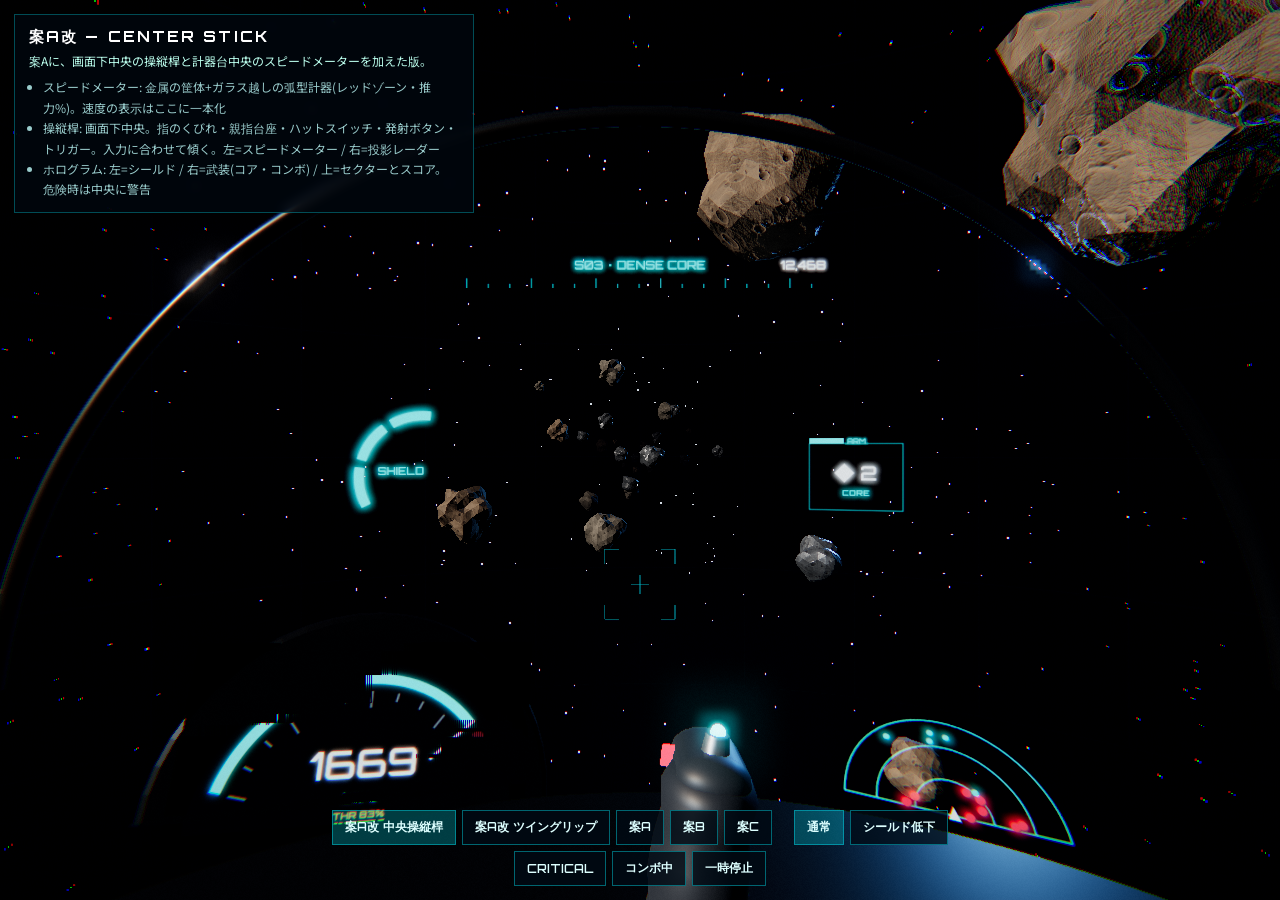
<file: labs/cockpit-concepts.html>
<!DOCTYPE html>
<html lang="ja">
<head>
<meta charset="UTF-8">
<meta name="viewport" content="width=device-width, initial-scale=1.0">
<meta name="robots" content="noindex">
<title>VOID GATE — 操縦席デザイン案</title>
<link rel="stylesheet" href="../fonts/fonts.css">
<style>
  html,body{margin:0;height:100%;background:#000;overflow:hidden;font-family:"Noto Sans JP",system-ui,sans-serif;color:#dff}
  canvas{position:fixed;inset:0;width:100%;height:100%;display:block}
  #panel{position:fixed;left:14px;top:14px;max-width:min(430px,calc(100% - 28px));background:rgba(0,8,16,.72);border:1px solid rgba(0,240,255,.3);
    padding:12px 14px;z-index:2;backdrop-filter:blur(6px);font-size:12px;line-height:1.7}
  #panel h1{font:700 15px Orbitron,sans-serif;letter-spacing:.14em;margin:0 0 4px;color:#fff}
  #panel p{margin:0 0 6px;color:#bfe}
  #panel ul{margin:0;padding-left:1.2em;color:#9cc}
  #ui{position:fixed;bottom:14px;left:50%;transform:translateX(-50%);display:flex;gap:6px;z-index:3;flex-wrap:wrap;justify-content:center;max-width:calc(100% - 20px)}
  #ui button{font:600 12px Orbitron,system-ui;padding:8px 12px;color:#dff;background:rgba(0,10,20,.8);border:1px solid rgba(0,240,255,.4);cursor:pointer}
  #ui button.on{background:rgba(0,240,255,.25)}
  #ui .sep{width:10px}
</style>
</head>
<body>
<canvas id="c"></canvas>
<div id="panel"><h1 id="pt"></h1><p id="pd"></p><ul id="pl"></ul></div>
<div id="ui">
  <button data-c="3" class="on">案A改 中央操縦桿</button><button data-c="4">案A改 ツイングリップ</button>
  <button data-c="0">案A</button><button data-c="1">案B</button><button data-c="2">案C</button>
  <span class="sep"></span>
  <button data-s="normal" class="on">通常</button><button data-s="low">シールド低下</button><button data-s="critical">CRITICAL</button><button data-s="combo">コンボ中</button>
  <button id="pause">一時停止</button>
</div>
<script type="importmap">
{"imports":{"three":"../libs/three.module.js","three/addons/":"../libs/addons/"}}
</script>
<script type="module">
import * as THREE from 'three';
import {EffectComposer} from 'three/addons/postprocessing/EffectComposer.js';
import {RenderPass} from 'three/addons/postprocessing/RenderPass.js';
import {UnrealBloomPass} from 'three/addons/postprocessing/UnrealBloomPass.js';
import {ShaderPass} from 'three/addons/postprocessing/ShaderPass.js';
const IS_TOUCH = false;
/* ---- 本番 index.html から自動抽出(同一コード) ---- */
function glowTexture(inner='rgba(255,255,255,1)', outer='rgba(255,255,255,0)'){
  const c = document.createElement('canvas'); c.width = c.height = 64;
  const g = c.getContext('2d');
  const grad = g.createRadialGradient(32,32,0,32,32,32);
  grad.addColorStop(0, inner); grad.addColorStop(.35,'rgba(255,255,255,.45)');
  grad.addColorStop(1, outer);
  g.fillStyle = grad; g.fillRect(0,0,64,64);
  return new THREE.CanvasTexture(c);
}
const starTex = glowTexture();
const Look = (()=>{
  const LOOK = {keyDir: new THREE.Vector3(-60, 35, 40), keyColor: 0xfff0dc, keyI: 7.5,
                hemiSky: 0x2a3e66, hemiGround: 0x0a0710, hemiI: .9,
                rimDir: new THREE.Vector3(40, 18, -70), rimColor: 0x6fb8ff, rimI: 2.4,
                exposure: 1.0, fog: 0x01010a};
  // 恒星の輝点+ハロー+淡い星雲を持つ手続き的な空を PMREM で映り込み用に変換(外部HDRI不要)
  function spaceEnv(renderer, keyDir = LOOK.keyDir){
    const sc = new THREE.Scene();
    const geo = new THREE.SphereGeometry(10, 64, 32);
    const mat = new THREE.ShaderMaterial({side: THREE.BackSide, depthWrite: false,
      uniforms: {kd: {value: keyDir.clone().normalize()}},
      vertexShader: `varying vec3 vd; void main(){ vd = normalize(position); gl_Position = projectionMatrix*modelViewMatrix*vec4(position, 1.); }`,
      fragmentShader: `uniform vec3 kd; varying vec3 vd;
        void main(){ vec3 d = normalize(vd); float k = max(dot(d, kd), 0.);
          vec3 c = vec3(.006, .008, .018);
          c += vec3(1., .93, .82)*pow(k, 900.)*15.;   // 恒星の輝点(鏡面の主な輝きは主光が担うため控えめに。SPEC-10)
          c += vec3(1., .85, .7)*pow(k, 24.)*.35;
          c += vec3(.25, .12, .45)*smoothstep(.2, 1., d.y*.5 + .5)*.05;
          c += vec3(0., .25, .35)*smoothstep(.4, 1., -d.x)*.03;
          gl_FragColor = vec4(c, 1.); }`});
    sc.add(new THREE.Mesh(geo, mat));
    const pm = new THREE.PMREMGenerator(renderer);
    const rt = pm.fromScene(sc, .02);
    pm.dispose(); geo.dispose(); mat.dispose();
    return rt.texture;
  }
  function rig(scene, o = {}){
    const hemi = new THREE.HemisphereLight(LOOK.hemiSky, LOOK.hemiGround, o.hemiI ?? LOOK.hemiI);
    const key = new THREE.DirectionalLight(LOOK.keyColor, o.keyI ?? LOOK.keyI);
    key.position.copy(o.keyDir || LOOK.keyDir);
    const rim = new THREE.DirectionalLight(LOOK.rimColor, o.rimI ?? LOOK.rimI);
    rim.position.copy(o.rimDir || LOOK.rimDir);
    scene.add(hemi, key, key.target, rim);
    return {hemi, key, rim};
  }
  // three r160 の ACESFilmicToneMapping と同一式(線形→線形0..1)。仕上げ効果はF6で追加
  // SPEC-09f F6-10: 仕上げ(ビネット・粒状ノイズ・周辺の色収差)を ACES の後に適用。
  // 粒状ノイズは知覚空間(≒sRGB)で加え、暗部だけが荒れないようにする。encode=1 は最終パス用(sRGB化まで行う)
  const GradeShader = {
    uniforms: {tDiffuse: {value: null}, exposure: {value: LOOK.exposure},
               vig: {value: .32}, grain: {value: .016}, ca: {value: .0016}, time: {value: 0}, encode: {value: 0}},
    vertexShader: `varying vec2 vUv; void main(){ vUv = uv; gl_Position = projectionMatrix*modelViewMatrix*vec4(position, 1.); }`,
    fragmentShader: `uniform sampler2D tDiffuse; uniform float exposure, vig, grain, ca, time, encode; varying vec2 vUv;
      vec3 vgRRTODT(vec3 v){ vec3 a = v*(v + .0245786) - .000090537; vec3 b = v*(.983729*v + .4329510) + .238081; return a/b; }
      vec3 vgAces(vec3 c){
        const mat3 I = mat3(vec3(.59719, .07600, .02840), vec3(.35458, .90834, .13383), vec3(.04823, .01566, .83777));
        const mat3 O = mat3(vec3(1.60475, -.10208, -.00327), vec3(-.53108, 1.10813, -.07276), vec3(-.07367, -.00605, 1.07602));
        c *= exposure/.6; c = I*c; c = vgRRTODT(c); c = O*c; return clamp(c, 0., 1.); }
      float vgHash(vec2 p){ return fract(sin(dot(p, vec2(12.9898, 78.233)))*43758.5453); }
      vec3 vgSrgb(vec3 c){ return mix(c*12.92, 1.055*pow(c, vec3(1./2.4)) - .055, step(.0031308, c)); }
      void main(){
        vec2 d = vUv - .5; float r2 = dot(d, d);
        vec3 c = vgAces(texture2D(tDiffuse, vUv).rgb);
        if(ca > 0.){ c.r = vgAces(texture2D(tDiffuse, vUv + d*ca*r2*8.).rgb).r; c.b = vgAces(texture2D(tDiffuse, vUv - d*ca*r2*8.).rgb).b; }
        c *= 1. - vig*smoothstep(.08, .55, r2);
        if(grain > 0.){ vec3 p = pow(c, vec3(1./2.2)); p += (vgHash(vUv*1000. + time) - .5)*grain; c = pow(clamp(p, 0., 1.), vec3(2.2)); }
        c = clamp(c, 0., 1.);
        gl_FragColor = vec4(encode > .5 ? vgSrgb(c) : c, 1.); }`};
  return {LOOK, spaceEnv, rig, GradeShader};
})();
const Assets = (()=>{
  // SPEC-09b F2-06: 本当に光る物は線形値を 1 超(HDR)にし、bloom(閾値1.0)が発光体だけを拾うようにする
  const hdr = (hex, k)=>new THREE.Color(hex).multiplyScalar(k);
  // 岩の頂点変位(seed付き再現性): 大起伏(sin合成) + クレーター凹み(AST-01/02)
  function deformRock(geo, seed){
    let s = seed>>>0;
    const rnd = ()=>((s = (s*1664525 + 1013904223)>>>0) / 4294967296);
    const dirs = [], amp = [], ph = [];
    for(let i = 0; i < 4; i++){
      dirs.push(new THREE.Vector3(rnd()*4-2, rnd()*4-2, rnd()*4-2));
      ph.push(rnd()*6.283); amp.push(.05 + .09*rnd());
    }
    const craters = [];
    const nC = 4 + Math.floor(rnd()*4);
    for(let i = 0; i < nC; i++) craters.push({
      d: new THREE.Vector3(rnd()-.5, rnd()-.5, rnd()-.5).normalize(),
      depth: .07 + .09*rnd(), cos: .80 + .08*rnd()});
    const pos = geo.attributes.position, v = new THREE.Vector3();
    for(let i = 0; i < pos.count; i++){
      v.fromBufferAttribute(pos, i);
      const n = v.clone().normalize();
      let k = 1;
      for(let j = 0; j < 4; j++) k += amp[j]*Math.sin(n.dot(dirs[j])*3 + ph[j]);
      for(const c of craters){
        const d = n.dot(c.d);
        if(d > c.cos) k -= c.depth*((d - c.cos)/(1 - c.cos));
      }
      v.setLength(Math.max(.4, k));
      pos.setXYZ(i, v.x, v.y, v.z);
    }
    geo.computeVertexNormals();
    return geo;
  }
  // ===== SPEC-09d: 岩の表面(シード付き・継ぎ目なし)。高さ → アルベド/法線(Sobel)/粗さ を同じ模様から派生 =====
  const srng = seed=>{ let a = seed >>> 0;
    return ()=>{ a = a + 0x6D2B79F5 | 0; let t = Math.imul(a ^ a >>> 15, 1 | a);
      t = t + Math.imul(t ^ t >>> 7, 61 | t) ^ t; return ((t ^ t >>> 14) >>> 0)/4294967296; }; };
  function rockHeightCanvas(size, seed){
    const c = document.createElement('canvas'); c.width = c.height = size;
    const g = c.getContext('2d'), r = srng(seed);
    g.fillStyle = '#808080'; g.fillRect(0, 0, size, size);
    // 端をまたぐ円は反対側にも描いてタイル状に継ぎ目なくする(トライプラナーで繰り返すため)
    const wrapped = (x, y, rad, paint)=>{
      for(const ox of [-size, 0, size]) for(const oy of [-size, 0, size]){
        const px = x + ox, py = y + oy;
        if(px + rad < 0 || px - rad > size || py + rad < 0 || py - rad > size) continue;
        paint(px, py);
      } };
    for(let o = 0; o < 5; o++){   // 多オクターブのまだら
      const n = 30 << o, cell = size/Math.sqrt(n);
      for(let i = 0; i < n; i++){
        const x = r()*size, y = r()*size, rad = cell*(.4 + r()*.9);
        g.fillStyle = r() < .5 ? `rgba(255,255,255,${.07/(o+1)})` : `rgba(0,0,0,${.09/(o+1)})`;
        wrapped(x, y, rad, (px, py)=>{ g.beginPath(); g.arc(px, py, rad, 0, 7); g.fill(); });
      }
    }
    for(let i = 0; i < 60; i++){   // クレーター(底が凹み、縁が盛り上がる)
      const x = r()*size, y = r()*size, rad = size*(.008 + Math.pow(r(), 2.2)*.06);
      wrapped(x, y, rad*1.25, (px, py)=>{
        const rg = g.createRadialGradient(px, py, 0, px, py, rad*1.25);
        rg.addColorStop(0, 'rgba(0,0,0,.55)'); rg.addColorStop(.72, 'rgba(0,0,0,.18)');
        rg.addColorStop(.86, 'rgba(255,255,255,.28)'); rg.addColorStop(1, 'rgba(255,255,255,0)');
        g.fillStyle = rg; g.beginPath(); g.arc(px, py, rad*1.25, 0, 7); g.fill();
      });
    }
    const id = g.getImageData(0, 0, size, size), d = id.data;   // 微細な粒
    for(let i = 0; i < d.length; i += 4){ const nn = (r() - .5)*26; d[i] += nn; d[i+1] += nn; d[i+2] += nn; }
    g.putImageData(id, 0, 0);
    return c;
  }
  function mapCanvas(src, fn){   // 高さ(グレー)から画素ごとに派生マップを作る
    const w = src.width, sd = src.getContext('2d').getImageData(0, 0, w, w).data;
    const out = document.createElement('canvas'); out.width = out.height = w;
    const oc = out.getContext('2d'), od = oc.createImageData(w, w);
    const H = (x, y)=>sd[((((y % w) + w) % w)*w + (((x % w) + w) % w))*4]/255;
    for(let y = 0; y < w; y++) for(let x = 0; x < w; x++){
      const v = fn(H, x, y), i = (y*w + x)*4;
      od.data[i] = v[0]; od.data[i+1] = v[1]; od.data[i+2] = v[2]; od.data[i+3] = 255;
    }
    oc.putImageData(od, 0, 0);
    return out;
  }
  function rockSurface(size, seed){
    const height = rockHeightCanvas(size, seed);
    const albedo = mapCanvas(height, (H, x, y)=>{   // 凹部を暗く・縁を明るく(AOと同じ見え方)
      const v = Math.max(0, Math.min(255, (.64 + (H(x, y) - .5)*.95)*255)); return [v, v, v]; });
    const normal = mapCanvas(height, (H, x, y)=>{   // Sobel(端はタイルとして折り返す)
      const dx = (H(x+1, y-1) + 2*H(x+1, y) + H(x+1, y+1)) - (H(x-1, y-1) + 2*H(x-1, y) + H(x-1, y+1));
      const dy = (H(x-1, y+1) + 2*H(x, y+1) + H(x+1, y+1)) - (H(x-1, y-1) + 2*H(x, y-1) + H(x+1, y-1));
      const nx = -dx*3.2, ny = -dy*3.2, L = Math.hypot(nx, ny, 1);
      return [(nx/L*.5 + .5)*255, (ny/L*.5 + .5)*255, (1/L*.5 + .5)*255]; });
    const rough = mapCanvas(height, (H, x, y)=>{ const v = Math.max(0, Math.min(1, .88 + (H(x, y) - .5)*.25))*255; return [v, v, v]; });
    return {height, albedo, normal, rough};
  }
  // 互換API(AST-03): 岩のアルベドテクスチャ
  function makeRockTex(size, seed = 20260923){
    const tx = new THREE.CanvasTexture(rockSurface(size, seed).albedo);
    tx.colorSpace = THREE.SRGBColorSpace;
    tx.wrapS = tx.wrapT = THREE.RepeatWrapping;
    return tx;
  }
  // トライプラナー投影(岩ローカル空間。UVに依存しないので面ごとの引き伸ばしがなく、自転しても模様が岩に固定される)
  function triplanar(mat){
    mat.defines = {...(mat.defines || {}), TRIPLANAR: ''};
    mat.onBeforeCompile = sh=>{
      sh.uniforms.tpScale = {value: .42};
      sh.vertexShader = sh.vertexShader
        .replace('#include <common>', '#include <common>\nvarying vec3 vObjPos; varying vec3 vObjN;')
        .replace('#include <begin_vertex>', '#include <begin_vertex>\nvObjPos = position; vObjN = normal;');
      sh.fragmentShader = sh.fragmentShader
        .replace('#include <common>', `#include <common>
varying vec3 vObjPos; varying vec3 vObjN; uniform float tpScale;
#ifdef TRIPLANAR
uniform mat4 modelMatrix;
vec3 tpW(vec3 n){ vec3 w = pow(abs(n), vec3(4.)); return w/(w.x + w.y + w.z); }
vec4 tpS(sampler2D t, vec3 p, vec3 w){ return texture2D(t, p.zy*tpScale)*w.x + texture2D(t, p.xz*tpScale)*w.y + texture2D(t, p.xy*tpScale)*w.z; }
#endif`)
        .replace('#include <map_fragment>', `#ifdef TRIPLANAR
  diffuseColor *= tpS(map, vObjPos, tpW(normalize(vObjN)));
#else
  #include <map_fragment>
#endif`)
        .replace('#include <roughnessmap_fragment>', `#ifdef TRIPLANAR
  float roughnessFactor = roughness*tpS(roughnessMap, vObjPos, tpW(normalize(vObjN))).g;
#else
  #include <roughnessmap_fragment>
#endif`)
        .replace('#include <normal_fragment_maps>', `#ifdef TRIPLANAR
  { vec3 on = normalize(vObjN), bw = tpW(on);   // whiteout ブレンド
    vec3 nx = texture2D(normalMap, vObjPos.zy*tpScale).xyz*2. - 1.; nx.xy *= normalScale;
    vec3 ny = texture2D(normalMap, vObjPos.xz*tpScale).xyz*2. - 1.; ny.xy *= normalScale;
    vec3 nz = texture2D(normalMap, vObjPos.xy*tpScale).xyz*2. - 1.; nz.xy *= normalScale;
    nx = vec3(nx.xy + on.zy, abs(nx.z)*on.x);
    ny = vec3(ny.xy + on.xz, abs(ny.z)*on.y);
    nz = vec3(nz.xy + on.xy, abs(nz.z)*on.z);
    vec3 objN = normalize(nx.zyx*bw.x + ny.xzy*bw.y + nz.xyz*bw.z);
    normal = normalize(mat3(viewMatrix*modelMatrix)*objN)*faceDirection; }
#else
  #include <normal_fragment_maps>
#endif`);
    };
    return mat;
  }
  // ===== SPEC-09f: 機体外板(パネルの継ぎ目+リベット)。高さ → 法線/粗さ =====
  function hullHeightCanvas(size, seed){
    // 高さ(継ぎ目・リベット)とアルベド(パネルごとのわずかな色むら)を同じ分割から作る
    const c = document.createElement('canvas'), a = document.createElement('canvas');
    c.width = c.height = a.width = a.height = size;
    const g = c.getContext('2d'), ga = a.getContext('2d'), r = srng(seed);
    g.fillStyle = '#9a9a9a'; g.fillRect(0, 0, size, size);
    ga.fillStyle = '#e8e8e8'; ga.fillRect(0, 0, size, size);
    const seam = Math.max(1.2, size/300), rivet = Math.max(.9, size/420);
    const split = (x, y, w, h, d)=>{
      if(d > 3 || w < size/6 || h < size/6){   // 大きめのパネル(近未来の機体は継ぎ目が少ない)
        const tone = Math.round(206 + r()*34);   // パネルごとの微妙な色むら
        ga.fillStyle = `rgb(${tone},${tone},${tone + 2})`; ga.fillRect(x + 1, y + 1, w - 2, h - 2);
        g.strokeStyle = '#5a5a5a'; g.lineWidth = seam; g.strokeRect(x + 1, y + 1, w - 2, h - 2);
        ga.strokeStyle = 'rgba(40,44,52,.55)'; ga.lineWidth = seam; ga.strokeRect(x + 1, y + 1, w - 2, h - 2);
        if(r() < .22){ g.fillStyle = '#b4b4b4'; for(let k = 8; k < w - 8; k += size/22){ g.beginPath(); g.arc(x + k, y + 6, rivet, 0, 7); g.fill(); } }
        return;
      }
      if(w > h){ const k = w*(.3 + r()*.4); split(x, y, k, h, d + 1); split(x + k, y, w - k, h, d + 1); }
      else { const k = h*(.3 + r()*.4); split(x, y, w, k, d + 1); split(x, y + k, w, h - k, d + 1); }
    };
    split(0, 0, size, size, 0);
    c.userData = {albedo: a};
    return c;
  }
  let _hullTex = null;
  function hullTextures(){
    if(!_hullTex){
      const h = hullHeightCanvas(IS_TOUCH ? 256 : 512, 17);
      const nrm = mapCanvas(h, (H, x, y)=>{
        const dx = (H(x+1, y-1) + 2*H(x+1, y) + H(x+1, y+1)) - (H(x-1, y-1) + 2*H(x-1, y) + H(x-1, y+1));
        const dy = (H(x-1, y+1) + 2*H(x, y+1) + H(x+1, y+1)) - (H(x-1, y-1) + 2*H(x, y-1) + H(x+1, y-1));
        const nx = -dx*1.2, ny = -dy*1.2, L = Math.hypot(nx, ny, 1);
        return [(nx/L*.5 + .5)*255, (ny/L*.5 + .5)*255, (1/L*.5 + .5)*255]; });
      const rgh = mapCanvas(h, (H, x, y)=>{ const v = Math.max(0, Math.min(1, .95 + (H(x, y) - .6)*.4))*255; return [v, v, v]; });
      const tex = (cv, srgb)=>{ const t = new THREE.CanvasTexture(cv); t.wrapS = t.wrapT = THREE.RepeatWrapping; t.anisotropy = 4;
        if(srgb) t.colorSpace = THREE.SRGBColorSpace; return t; };
      _hullTex = {normal: tex(nrm), rough: tex(rgh), albedo: tex(h.userData.albedo, true)};
    }
    return _hullTex;
  }
  // 箱投影UV: 三角形ごとに面の向きの主軸でUVを振る(面ごとに模様の密度が揃う)
  function boxUV(geo, scale = .35){
    const g = geo.index ? geo.toNonIndexed() : geo, p = g.attributes.position;
    const uv = new Float32Array(p.count*2), a = new THREE.Vector3(), b = new THREE.Vector3(), c = new THREE.Vector3(), n = new THREE.Vector3();
    for(let i = 0; i < p.count; i += 3){
      a.fromBufferAttribute(p, i); b.fromBufferAttribute(p, i+1); c.fromBufferAttribute(p, i+2);
      n.subVectors(b, a).cross(c.clone().sub(a));
      const ax = Math.abs(n.x), ay = Math.abs(n.y), az = Math.abs(n.z);
      for(let k = 0; k < 3; k++){
        const v = k === 0 ? a : k === 1 ? b : c;
        const [u, w] = ax >= ay && ax >= az ? [v.z, v.y] : ay >= az ? [v.x, v.z] : [v.x, v.y];
        uv[(i + k)*2] = u*scale; uv[(i + k)*2 + 1] = w*scale;
      }
    }
    g.setAttribute('uv', new THREE.BufferAttribute(uv, 2));
    return g;
  }
  // SPEC-09f F6-03: 排気プルーム(長さ方向=ローカル+y、根元が白〜シアン・先端へ青く消える、時間ノイズで揺らぐ)
  const _plumeGeo = new THREE.CylinderGeometry(.05, .45, 1, 16, 8, true).translate(0, .5, 0);
  function plumeMaterial(){
    return new THREE.ShaderMaterial({transparent:true, depthWrite:false, blending:THREE.AdditiveBlending, side:THREE.DoubleSide,
      uniforms:{time:{value:0}, strength:{value:.6},
        hot:{value:new THREE.Color(0xdffcff).multiplyScalar(1.8)}, cool:{value:new THREE.Color(0x2a7bff)}},
      vertexShader:`varying vec2 vUv; varying float vF;
        void main(){ vUv = uv; vec4 mv = modelViewMatrix*vec4(position, 1.);
          vF = abs(dot(normalize(normalMatrix*normal), normalize(-mv.xyz)));
          gl_Position = projectionMatrix*mv; }`,
      fragmentShader:`uniform float time, strength; uniform vec3 hot, cool; varying vec2 vUv; varying float vF;
        float h(float x){ return fract(sin(x*127.1)*43758.5453); }
        float n1(float x){ float i = floor(x), f = fract(x); return mix(h(i), h(i + 1.), f*f*(3. - 2.*f)); }
        void main(){ float v = vUv.y;
          float a = pow(1. - v, 1.6)*pow(vF, 1.5)*(.85 + .15*n1(v*8. - time*20.))*strength;
          gl_FragColor = vec4(mix(hot, cool, v)*a, a); }`});
  }
  function setTriplanar(on){
    if(!_rockMats) return;
    for(const m of _rockMats){
      const has = 'TRIPLANAR' in m.defines;
      if(on === has) continue;
      if(on) m.defines.TRIPLANAR = ''; else delete m.defines.TRIPLANAR;
      m.needsUpdate = true;
    }
  }
  // 同一マテリアル前提の静的ジオメトリ結合(draw call削減, CPT-06)
  function mergeGeo(parts){
    const geos = parts.map(({g, p=[0,0,0], r=[0,0,0]})=>{
      const o = new THREE.Object3D();
      o.position.set(...p); o.rotation.set(...r);
      o.updateMatrix();
      return g.toNonIndexed().applyMatrix4(o.matrix);
    });
    let total = 0; geos.forEach(g=>total += g.attributes.position.count);
    const pos = new Float32Array(total*3), nor = new Float32Array(total*3);
    let off = 0;
    for(const g of geos){
      pos.set(g.attributes.position.array, off*3);
      nor.set(g.attributes.normal.array, off*3);
      off += g.attributes.position.count;
      g.dispose();
    }
    const out = new THREE.BufferGeometry();
    out.setAttribute('position', new THREE.BufferAttribute(pos, 3));
    out.setAttribute('normal', new THREE.BufferAttribute(nor, 3));
    return out;
  }

  let _rockGeos = null, _rockMats = null, _coreShared = null;
  function rockGeos(){
    if(!_rockGeos){
      _rockGeos = [];
      for(let g = 0; g < 8; g++)
        _rockGeos.push(deformRock(new THREE.IcosahedronGeometry(1, IS_TOUCH ? 2 : 3), 1000 + g*77));
    }
    return _rockGeos;
  }
  // SPEC-09a F1-01/02: 方向別半径テーブル(RadialHull)。岩は中心から放射状に変形した星形なので
  // 表面は方向の関数 r(dir)。立方体マップの格子点(6面×17×17)で中心からのレイ交差距離を厳密に前計算し、双線形補間で引く
  const HULL_N = 17;
  function rayFromCenter(pos, d){   // 原点からの半直線と全三角形の交差距離の最大値(Möller–Trumbore)
    const a = pos; let best = 0;
    for(let i = 0; i < a.length; i += 9){
      const ax = a[i], ay = a[i+1], az = a[i+2];
      const e1x = a[i+3]-ax, e1y = a[i+4]-ay, e1z = a[i+5]-az, e2x = a[i+6]-ax, e2y = a[i+7]-ay, e2z = a[i+8]-az;
      const px = d.y*e2z - d.z*e2y, py = d.z*e2x - d.x*e2z, pz = d.x*e2y - d.y*e2x;
      const det = e1x*px + e1y*py + e1z*pz;
      if(Math.abs(det) < 1e-9) continue;
      const inv = 1/det, tx = -ax, ty = -ay, tz = -az;
      const u = (tx*px + ty*py + tz*pz)*inv;
      if(u < -1e-6 || u > 1 + 1e-6) continue;
      const qx = ty*e1z - tz*e1y, qy = tz*e1x - tx*e1z, qz = tx*e1y - ty*e1x;
      const v = (d.x*qx + d.y*qy + d.z*qz)*inv;
      if(v < -1e-6 || u + v > 1 + 1e-6) continue;
      const tt = (e2x*qx + e2y*qy + e2z*qz)*inv;
      if(tt > best) best = tt;
    }
    return best;
  }
  // 方向 → (面, u, v)。u,v∈[-1,1]
  function cubeFace(x, y, z){
    const ax = Math.abs(x), ay = Math.abs(y), az = Math.abs(z);
    if(ax >= ay && ax >= az) return [x > 0 ? 0 : 1, y/ax, z/ax];
    if(ay >= az)             return [y > 0 ? 2 : 3, x/ay, z/ay];
    return                          [z > 0 ? 4 : 5, x/az, y/az];
  }
  function faceDir(f, u, v, out){
    if(f < 2) out.set(f === 0 ? 1 : -1, u, v);
    else if(f < 4) out.set(u, f === 2 ? 1 : -1, v);
    else out.set(u, v, f === 4 ? 1 : -1);
    return out.normalize();
  }
  function rockHull(geo){
    if(geo.userData.hull) return geo.userData.hull;
    const src = geo.index ? geo.toNonIndexed() : geo;
    const pos = src.attributes.position.array, N = HULL_N, tab = new Float32Array(6*N*N), d = new THREE.Vector3();
    for(let f = 0; f < 6; f++) for(let j = 0; j < N; j++) for(let i = 0; i < N; i++){
      faceDir(f, -1 + 2*i/(N-1), -1 + 2*j/(N-1), d);
      tab[(f*N + j)*N + i] = rayFromCenter(pos, d);
    }
    let max = 0;
    const p = geo.attributes.position, v = new THREE.Vector3();
    for(let i = 0; i < p.count; i++) max = Math.max(max, v.fromBufferAttribute(p, i).length());
    const hull = {max, tab,
      radiusAt(dir){   // dir: 岩ローカルの方向(正規化不要)
        const [f, u, w] = cubeFace(dir.x, dir.y, dir.z);
        const fu = (u + 1)*.5*(N-1), fw = (w + 1)*.5*(N-1);
        const i0 = Math.min(N-2, Math.floor(fu)), j0 = Math.min(N-2, Math.floor(fw)), a = fu - i0, b = fw - j0;
        const o = f*N*N;
        return (tab[o + j0*N + i0]*(1-a) + tab[o + j0*N + i0+1]*a)*(1-b)
             + (tab[o + (j0+1)*N + i0]*(1-a) + tab[o + (j0+1)*N + i0+1]*a)*b;
      }};
    geo.userData.hull = hull;
    return hull;
  }
  // SPEC-10(旧SPEC-09a F1-03): 機体の当たり形状。球({c,r})とカプセル({c,c2,r}=線分を太らせた形)で新しい機体の外形に沿わせる
  // (後退翼・細長い胴体は少数の球では「空気」に当たる範囲が大きくなるため)
  // 半径は「外板頂点の被覆 ≥95%」と「当たり体積の増加を抑える(旧4球比 +2割以内。実測: 被覆97.7%・体積1.14倍)」の両立で数値的に決定(SPEC-10 §4)
  const SHIP_SPHERES = [
    {name:'nose',   c:[0, .02, -2.35], c2:[0, .08, -.2],  r:.66},   // 機首〜キャノピー・機首下の機銃
    {name:'body',   c:[0, .08, -.2],   c2:[0, .1, 2.85],  r:.85},   // 胴体後半
    {name:'nacL',   c:[-1.55, -.18, .2], c2:[-1.55, -.18, 3.3], r:.62},
    {name:'nacR',   c:[ 1.55, -.18, .2], c2:[ 1.55, -.18, 3.3], r:.62},
    {name:'rootL',  c:[-.9, -.18, -.35], c2:[-2.9, -.32, 1.2], r:.35},   // 主翼の前縁
    {name:'rootR',  c:[ .9, -.18, -.35], c2:[ 2.9, -.32, 1.2], r:.35},
    {name:'trailL', c:[-.9, -.18, 2.6],  c2:[-2.9, -.32, 2.2], r:.35},  // 主翼の後縁
    {name:'trailR', c:[ .9, -.18, 2.6],  c2:[ 2.9, -.32, 2.2], r:.35},
    {name:'wingL',  c:[-3.25, -.38, 1.78], r:.72},                   // 翼端
    {name:'wingR',  c:[ 3.25, -.38, 1.78], r:.72},
    {name:'tail',   c:[0, .9, 2.45], c2:[0, 1.36, 2.72], r:.52}];     // 垂直尾翼(中央1枚)
  const HIT_LENIENCY = .9;   // F1-04: 機体球の半径に乗算(見た目より少し甘く)
  function shipSpheresWorld(ship, out){
    ship.updateMatrixWorld();
    out = out || SHIP_SPHERES.map(S=>({name:S.name, c:new THREE.Vector3(), c2:S.c2 ? new THREE.Vector3() : null, r:S.r}));
    SHIP_SPHERES.forEach((S, i)=>{
      out[i].c.set(S.c[0], S.c[1], S.c[2]).applyMatrix4(ship.matrixWorld);
      if(S.c2) out[i].c2.set(S.c2[0], S.c2[1], S.c2[2]).applyMatrix4(ship.matrixWorld);
    });
    return out;
  }
  // カプセルの軸上で点 p に最も近い点(球はそのまま中心)
  const _cp = new THREE.Vector3(), _ab = new THREE.Vector3();
  function nearestOnPrim(S, p){
    if(!S.c2) return S.c;
    _ab.subVectors(S.c2, S.c);
    const k = Math.min(1, Math.max(0, _cp.subVectors(p, S.c).dot(_ab)/_ab.lengthSq()));
    return _cp.copy(S.c).addScaledVector(_ab, k);
  }
  // SPEC-09a F1-04/05/07: 岩表面と機体球のすき間(負=接触の深さ)。
  // sd: このフレームの岩の移動量(+z)。移動線分上の最接近点で測る(トンネリング防止)
  const _q = new THREE.Vector3(), _d = new THREE.Vector3(), _iq = new THREE.Quaternion();
  function clearance(rock, sph, sd = 0){
    const hull = rock.geometry.userData.hull || rockHull(rock.geometry), s = rock.userData.r, p = rock.position;
    let best = Infinity, inv = false;
    for(const S of sph){
      const sc = nearestOnPrim(S, p);   // SPEC-10: カプセルは軸上の最寄り点を球の中心として扱う
      let k = 1;
      if(sd > 0) k = Math.min(1, Math.max(0, (sc.z - (p.z - sd))/sd));
      _q.set(p.x, p.y, p.z - sd + sd*k);
      _d.subVectors(sc, _q);
      const dist = _d.length(), rs = S.r*HIT_LENIENCY;
      const coarse = dist - hull.max*s - rs;
      if(coarse > 0){ if(coarse < best) best = coarse; continue; }
      if(!inv){ _iq.copy(rock.quaternion).invert(); inv = true; }
      _d.applyQuaternion(_iq);
      const c = dist - hull.radiusAt(_d)*s - rs;
      if(c < best) best = c;
    }
    return best;
  }
  // SPEC-09d: 岩種 C型(暗灰)/S型(褐色)/M型(金属質) — 実在の小惑星の反射率帯に寄せた色
  const ROCK_TYPES = [{type:'C', color:0x8a847d, roughness:.92, metalness:.03},
                      {type:'S', color:0x96806c, roughness:.88, metalness:.03},
                      {type:'M', color:0x7a8390, roughness:.55, metalness:.35}];
  function rockMats(){
    if(!_rockMats){
      const S = rockSurface(IS_TOUCH ? 256 : 512, 20260923);
      const tex = (cv, srgb)=>{ const t = new THREE.CanvasTexture(cv); t.wrapS = t.wrapT = THREE.RepeatWrapping;
        if(srgb) t.colorSpace = THREE.SRGBColorSpace; t.anisotropy = 4; return t; };
      const map = tex(S.albedo, true), nrm = tex(S.normal, false), rgh = tex(S.rough, false);
      _rockMats = ROCK_TYPES.map(T=>{
        const m = triplanar(new THREE.MeshStandardMaterial({color:T.color, map, normalMap:nrm,
          normalScale:new THREE.Vector2(1.1, 1.1), roughnessMap:rgh, roughness:T.roughness, metalness:T.metalness, envMapIntensity:.5}));
        m.userData.type = T.type;
        return m;
      });
    }
    return _rockMats;
  }
  // エネルギーコア(内核+halo+二重リング) — SPEC-05 COR仕様と同一
  function buildCore(){
    if(!_coreShared) _coreShared = {
      geo: new THREE.OctahedronGeometry(1.6),
      ringA: new THREE.TorusGeometry(2.4, .09, 6, 24),
      ringB: new THREE.TorusGeometry(3.0, .055, 6, 24),
      matA: new THREE.MeshBasicMaterial({color:hdr(0x00f0ff, 2.2), transparent:true, opacity:.7, blending:THREE.AdditiveBlending, depthWrite:false}),
      matB: new THREE.MeshBasicMaterial({color:hdr(0xbffcff, 2.2), transparent:true, opacity:.45, blending:THREE.AdditiveBlending, depthWrite:false})};
    const m = new THREE.Mesh(_coreShared.geo,
      new THREE.MeshBasicMaterial({color:hdr(0x00f0ff, 2.2), transparent:true, opacity:.95, blending:THREE.AdditiveBlending}));
    const halo = new THREE.Sprite(new THREE.SpriteMaterial({map:starTex, color:0x00f0ff, blending:THREE.AdditiveBlending, depthWrite:false}));
    halo.scale.set(9, 9, 1);
    const ring1 = new THREE.Mesh(_coreShared.ringA, _coreShared.matA); ring1.rotation.x = .5;
    const ring2 = new THREE.Mesh(_coreShared.ringB, _coreShared.matB); ring2.rotation.z = .9;
    m.add(halo, ring1, ring2);
    m.userData.ring1 = ring1; m.userData.ring2 = ring2;
    return m;
  }
  // 機体一式(SPEC-05 SHP仕様と同一)。partsは装飾更新用の参照
  // ===== SPEC-10: 機体(一体成形のステルス迎撃機)。すべて機体座標で生成し、メッシュは原点に置く =====
  // 断面: 上が丸く・左右に稜線(チャイン)を持つ超楕円。p<1 で側面が尖る
  function sectionPts(w, top, bot, cy, n, p){
    const pts = [];
    for(let k = 0; k < n; k++){
      const a = k/n*Math.PI*2, c = Math.cos(a), s = Math.sin(a);
      const x = w*Math.sign(c)*Math.pow(Math.abs(c), p);
      const y = cy + (s >= 0 ? top : bot)*Math.sign(s)*Math.pow(Math.abs(s), p*1.35);
      pts.push([x, y]);
    }
    return pts;
  }
  // 断面リスト [{z, w, top, bot, cy}] を滑らかにつなぐ。先端 tip は1点に収束、後端は面で閉じる
  function loft(secs, {tip, n = 20, p = .62, cx = 0} = {}){
    const pos = [], idx = [];
    const rings = secs.map(S=>{
      const base = pos.length/3;
      for(const [x, y] of sectionPts(S.w, S.top, S.bot, S.cy || 0, n, S.p || p)) pos.push(cx + x, y, S.z);
      return base;
    });
    for(let r = 0; r < rings.length - 1; r++) for(let k = 0; k < n; k++){
      const a = rings[r] + k, b = rings[r] + (k + 1)%n, c = rings[r+1] + (k + 1)%n, d = rings[r+1] + k;
      idx.push(a, b, c, a, c, d);
    }
    if(tip){   // 先端(扇形)
      const t0 = pos.length/3; pos.push(cx + tip[0], tip[1], tip[2]);
      for(let k = 0; k < n; k++) idx.push(t0, rings[0] + (k + 1)%n, rings[0] + k);
    }
    const last = rings[rings.length - 1], L = secs[secs.length - 1];   // 後端(平面)
    const c0 = pos.length/3; pos.push(cx, L.cy || 0, L.z);
    for(let k = 0; k < n; k++) idx.push(c0, last + k, last + (k + 1)%n);
    const g = new THREE.BufferGeometry();
    g.setAttribute('position', new THREE.Float32BufferAttribute(pos, 3));
    g.setIndex(idx);
    // 外向きの向きを保証(最初の側面の法線が軸から外を向かなければ反転)
    const P = g.attributes.position, v = i=>new THREE.Vector3().fromBufferAttribute(P, i);
    const A0 = v(idx[0]), B0 = v(idx[1]), C0 = v(idx[2]);
    const nrm = B0.clone().sub(A0).cross(C0.clone().sub(A0));
    const mid = A0.clone().add(B0).add(C0).multiplyScalar(1/3), out = mid.clone().sub(new THREE.Vector3(cx, secs[0].cy || 0, mid.z));
    if(nrm.dot(out) < 0){ for(let i = 0; i < idx.length; i += 3){ const t = idx[i+1]; idx[i+1] = idx[i+2]; idx[i+2] = t; } g.setIndex(idx); }
    g.computeVertexNormals();
    g.userData.sections = secs.length;
    return g;
  }
  // 平面形(Shape)を厚み+ベベルで押し出す板(主翼・尾翼)
  function plate(pts, depth, bevel){
    const sh = new THREE.Shape(); pts.forEach(([a, b], i)=>i ? sh.lineTo(a, b) : sh.moveTo(a, b));
    return new THREE.ExtrudeGeometry(sh, {depth, bevelEnabled:true, bevelThickness:bevel, bevelSize:bevel*1.4, bevelSegments:2, curveSegments:1});
  }
  const SHIP = {
    // 胴体の断面(z: 前が負)
    fus: [{z:-2.45, w:.20, top:.12, bot:.10, cy:-.02}, {z:-1.80, w:.42, top:.26, bot:.20, cy:-.02},
          {z:-1.00, w:.62, top:.40, bot:.28}, {z:-.10, w:.78, top:.50, bot:.34}, {z:.90, w:.86, top:.48, bot:.38},
          {z:1.90, w:.80, top:.42, bot:.38}, {z:2.70, w:.62, top:.34, bot:.30, cy:.02}, {z:3.05, w:.50, top:.28, bot:.24, cy:.02}],
    fusTip: [0, -.02, -2.85],
    // キャノピー(胴体上面に溶け込む涙滴形)
    canopy: [{z:-1.25, w:.16, top:.44, bot:.05, p:.9}, {z:-.75, w:.27, top:.62, bot:.05, p:.9}, {z:-.20, w:.30, top:.70, bot:.05, p:.9},
             {z:.25, w:.24, top:.62, bot:.05, p:.9}, {z:.55, w:.12, top:.52, bot:.05, p:.9}],   // 下半分は胴体に埋まる
    canopyTip: [0, .30, -1.6],
    // エンジンナセル(左右 x=±1.55)
    nac: [{z:.15, w:.34, top:.34, bot:.34, cy:-.18, p:1}, {z:.55, w:.54, top:.54, bot:.54, cy:-.18, p:1},
          {z:1.40, w:.62, top:.62, bot:.62, cy:-.18, p:1}, {z:2.30, w:.60, top:.60, bot:.60, cy:-.18, p:1},
          {z:2.95, w:.52, top:.52, bot:.52, cy:-.18, p:1}],
    // 主翼の平面形(右翼, x-z)
    wing: [[.70, -.55], [3.75, 1.45], [3.75, 2.05], [2.25, 2.35], [.70, 2.75]],
    // 垂直尾翼の側面形(z-y)。中央に1枚(ユーザーFB: 双尾翼は違和感)
    tail: [[1.2, 0], [2.35, 1.38], [2.9, 1.38], [3.02, 0]],
    muzzles: [[-.45, -.36, -2.05], [.45, -.36, -2.05]]   // 機首下(チン)の機銃2門
  };
  // opts.glow: ノズル光の強さ(ゲームは遠景の後方から見るため1.8、サイトは近接で正対するため既定1.4)
  function buildShip(opts = {}){
    // 材質: チタンの外板(パネル模様) / グラファイトの暗色部 / 暗く映り込むガラス
    const ht = hullTextures();
    const hull = new THREE.MeshStandardMaterial({color:0xc4ccd8, metalness:.86, roughness:.34,
      map:ht.albedo, normalMap:ht.normal, roughnessMap:ht.rough, envMapIntensity:1.1});
    const dark = new THREE.MeshStandardMaterial({color:0x262a31, metalness:.72, roughness:.46, envMapIntensity:.8});
    const glass = new THREE.MeshStandardMaterial({color:0x0a1622, metalness:.9, roughness:.08, envMapIntensity:1.2, emissive:0x05161f});
    const group = new THREE.Group();
    // 胴体
    const fuselage = new THREE.Mesh(boxUV(loft(SHIP.fus, {tip: SHIP.fusTip})), hull);
    fuselage.geometry.userData.sections = SHIP.fus.length;
    // 主翼(左右を1メッシュに。わずかな下反角で翼端を下げる)
    const wingGeo = side=>{
      const pts = SHIP.wing.map(([x, z])=>[side*x, z]); if(side < 0) pts.reverse();
      const g = plate(pts, .12, .045);
      g.rotateX(Math.PI/2);                        // 平面形の y → 機体 z、押し出し → 下向きの厚み
      g.translate(0, -.14, 0);
      g.rotateZ(-side*.07);                        // 下反角
      return g;
    };
    const wings = new THREE.Mesh(boxUV(mergeGeo([{g: wingGeo(1)}, {g: wingGeo(-1)}])), hull);
    // 垂直尾翼(中央に1枚)
    const tailG = plate(SHIP.tail, .08, .03);
    tailG.rotateY(-Math.PI/2);                     // 側面形の x → 機体 z、押し出し → 機体 x(厚み)
    tailG.translate(.04, .28, 0);                  // 厚みの中心を機体中心線に合わせ、胴体上面に埋める
    const tail = new THREE.Mesh(boxUV(tailG.toNonIndexed ? tailG.toNonIndexed() : tailG), hull);
    // エンジンナセル(左右を1メッシュに)
    const nacelles = new THREE.Mesh(boxUV(mergeGeo([{g: loft(SHIP.nac, {cx: 1.55, p: 1})}, {g: loft(SHIP.nac, {cx: -1.55, p: 1})}])), hull);
    // キャノピー
    const canopy = new THREE.Mesh(loft(SHIP.canopy, {tip: SHIP.canopyTip, n: 18}), glass);
    // 暗色部: 吸気口・ノズル・機銃(砲身+ポッド)・尾翼の先端
    const darkParts = new THREE.Mesh(mergeGeo([
      {g:new THREE.CircleGeometry(.3, 16), p:[-1.55, -.18, .14], r:[0, Math.PI, 0]},
      {g:new THREE.CircleGeometry(.3, 16), p:[ 1.55, -.18, .14], r:[0, Math.PI, 0]},
      {g:loft([{z:-1.35, w:.11, top:.11, bot:.11, cy:-.36, p:1}, {z:.1, w:.11, top:.11, bot:.11, cy:-.36, p:1}], {cx:-.45, n:10, tip:[0, -.36, -1.5]})},
      {g:loft([{z:-1.35, w:.11, top:.11, bot:.11, cy:-.36, p:1}, {z:.1, w:.11, top:.11, bot:.11, cy:-.36, p:1}], {cx: .45, n:10, tip:[0, -.36, -1.5]})},
      {g:new THREE.CylinderGeometry(.04, .04, .65, 8), p:[-.45, -.36, -1.72], r:[Math.PI/2, 0, 0]},
      {g:new THREE.CylinderGeometry(.04, .04, .65, 8), p:[ .45, -.36, -1.72], r:[Math.PI/2, 0, 0]},
    ]), dark);
    group.add(fuselage, wings, tail, nacelles, canopy, darkParts);
    const nozzles = new THREE.Mesh(mergeGeo([   // ノズル(後端でわずかに広がる)
      {g:new THREE.CylinderGeometry(.48, .44, .45, 16, 1, true), p:[-1.55, -.18, 3.12], r:[Math.PI/2, 0, 0]},
      {g:new THREE.CylinderGeometry(.48, .44, .45, 16, 1, true), p:[ 1.55, -.18, 3.12], r:[Math.PI/2, 0, 0]},
    ]), new THREE.MeshStandardMaterial({color:0x1b1e24, metalness:.8, roughness:.38, side:THREE.DoubleSide}));
    const nozzleGlow = new THREE.Mesh(mergeGeo([
      {g:new THREE.CircleGeometry(.34, 16), p:[-1.55, -.18, 3.2]},
      {g:new THREE.CircleGeometry(.34, 16), p:[ 1.55, -.18, 3.2]},
    ]), new THREE.MeshBasicMaterial({color:hdr(0x7df1ff, opts.glow ?? 1.4), transparent:true, opacity:.9,   // SPEC-10
      blending:THREE.AdditiveBlending, depthWrite:false}));
    // 排気プルーム(SPEC-09f。scale.y が長さ)
    const plumeMat = plumeMaterial();
    const ex1 = new THREE.Mesh(_plumeGeo, plumeMat), ex2 = new THREE.Mesh(_plumeGeo, plumeMat);
    ex1.rotation.x = ex2.rotation.x = Math.PI/2;
    ex1.position.set(-1.55, -.18, 3.3); ex2.position.set(1.55, -.18, 3.3);
    // 翼端灯(左:赤 / 右:緑)
    const tipL = new THREE.Sprite(new THREE.SpriteMaterial({map:starTex, color:hdr(0xff4455, 1.5),
      transparent:true, opacity:.9, blending:THREE.AdditiveBlending, depthWrite:false}));
    const tipR = new THREE.Sprite(new THREE.SpriteMaterial({map:starTex, color:hdr(0x55ff88, 1.5),
      transparent:true, opacity:.9, blending:THREE.AdditiveBlending, depthWrite:false}));
    tipL.position.set(-3.8, -.4, 1.75); tipR.position.set(3.8, -.4, 1.75);
    tipL.scale.setScalar(.9); tipR.scale.setScalar(.9);
    group.add(nozzles, nozzleGlow, ex1, ex2, tipL, tipR);
    return {group, parts:{nozzles, nozzleGlow, exhaust:[ex1, ex2], tips:[tipL, tipR], hull, plumeMat,
      fuselage, canopy, tail, muzzles: SHIP.muzzles}};
  }
  return {deformRock, makeRockTex, mergeGeo, rockGeos, rockMats, buildCore, buildShip,
          rockSurface, setTriplanar, ROCK_TYPES,
          rockHull, SHIP_SPHERES, HIT_LENIENCY, shipSpheresWorld, clearance};
})();
/* ---- 抽出ここまで ---- */
// ===== 操縦席デザイン3案(ルックデブ)。build_cockpit_concepts.py が本番の Look/Assets と結合して cockpit-concepts.html を生成 =====
// 座標はカメラ基準(カメラ=原点、前方=-z、上=+y)。本番の操縦席と同じくカメラの子として置く。FOV 72°

// ---- 疑似テレメトリ(状態デモ用) ----
const W = {speed: 300, shields: 3, cores: 2, score: 12340, mult: 1, combo: 0, sector: {n: 3, name: 'DENSE CORE'}, state: 'normal', t: 0, sectorFlash: 0};
const COL = {cyan: '#39f3ff', amber: '#ffb347', red: '#ff3b5c', green: '#7dffb0', white: '#eaf6ff', dim: 'rgba(160,220,255,.55)'};
const stateCol = ()=>W.state === 'critical' ? COL.red : W.state === 'low' ? COL.amber : COL.cyan;
const hdr = (hex, k)=>new THREE.Color(hex).multiplyScalar(k);
function canvasTex(w, h){
  const cv = document.createElement('canvas'); cv.width = w; cv.height = h;
  const tex = new THREE.CanvasTexture(cv); tex.colorSpace = THREE.SRGBColorSpace; tex.anisotropy = 4;
  return {cv, g: cv.getContext('2d'), tex};
}
// ホログラム(加算)または画面(不透明)の板。draw(g, w, h) で描き直す
function uiPlane(w, h, cw, ch, draw, {holo = true, gain = 1} = {}){
  const c = canvasTex(cw, ch);
  const mat = holo
    ? new THREE.MeshBasicMaterial({map: c.tex, transparent: true, blending: THREE.AdditiveBlending, depthWrite: false, color: new THREE.Color(1, 1, 1).multiplyScalar(gain)})
    : new THREE.MeshBasicMaterial({map: c.tex, color: new THREE.Color(1, 1, 1).multiplyScalar(gain)});
  const m = new THREE.Mesh(new THREE.PlaneGeometry(w, h), mat);
  m.userData.redraw = ()=>{ c.g.clearRect(0, 0, cw, ch); draw(c.g, cw, ch); c.tex.needsUpdate = true; };
  return m;
}
const F = (px, w = 500)=>`${w} ${px}px Orbitron, "Noto Sans JP", monospace`;
function glowText(g, txt, x, y, px, col, align = 'center', blur = 10){
  g.font = F(px); g.textAlign = align; g.fillStyle = col; g.shadowColor = col; g.shadowBlur = blur; g.fillText(txt, x, y); g.shadowBlur = 0;
}
// 岩のレーダー表示用(カメラ基準の相対位置)
let RADAR = [];

// ---- 共通: 本番と同一のレティクル(CON-05: 色0x00f0ff・不透明度.12は不変) ----
function reticle(){
  const mat = new THREE.MeshBasicMaterial({color: 0x00f0ff, transparent: true, opacity: .12, blending: THREE.AdditiveBlending, depthWrite: false, side: THREE.DoubleSide});
  const g = new THREE.Group(), bar = (w, h, x, y)=>{ const m = new THREE.Mesh(new THREE.PlaneGeometry(w, h), mat); m.position.set(x, y, 0); g.add(m); };
  const rs = .17, ra = .07, rt = .006;
  [[-1, 1], [1, 1], [-1, -1], [1, -1]].forEach(([sx, sy])=>{ bar(ra, rt, sx*(rs - ra/2), sy*rs); bar(rt, ra, sx*rs, sy*(rs - ra/2)); });
  bar(.09, rt, 0, 0); bar(rt, .09, 0, 0);
  g.position.set(0, -.65, -3);
  return g;
}

// ================= 案A: HOLO CANOPY(ホログラフィック・キャノピー) =================
// 物理的な計器を最小にし、情報はキャノピー手前に浮かぶホログラムへ。視線を前方から外さずに読める
function conceptA(){
  const g = new THREE.Group();
  const dark = new THREE.MeshStandardMaterial({color: 0x121821, metalness: .72, roughness: .36, envMapIntensity: .9, side: THREE.DoubleSide});
  const frameM = new THREE.MeshStandardMaterial({color: 0x1a202a, metalness: .85, roughness: .28, envMapIntensity: 1.1});
  // 低く彫刻的なダッシュ(側面 + 天面)
  const arc = 2.1, ts = Math.PI - arc/2;
  const side = new THREE.Mesh(new THREE.CylinderGeometry(1.1, 1.3, .4, 72, 1, true, ts, arc), dark); side.position.y = -.8;
  const topG = new THREE.RingGeometry(.78, 1.1, 72, 1, Math.PI/2 - arc/2, arc); topG.rotateX(-Math.PI/2);
  const top = new THREE.Mesh(topG, dark); top.position.y = -.6;
  // 天面の縁の細い光(状態色)
  const stripG = new THREE.TorusGeometry(.79, .004, 6, 120, arc); stripG.rotateZ(Math.PI/2 - arc/2); stripG.rotateX(-Math.PI/2);
  const strip = new THREE.Mesh(stripG, new THREE.MeshBasicMaterial({color: hdr(0x39f3ff, 2.2)})); strip.position.y = -.595;
  // キャノピーの枠(弓形 + 左右の支柱)
  const bowG = new THREE.TorusGeometry(2.05, .028, 10, 96, 2.9); bowG.rotateZ(Math.PI/2 - 1.45);
  const bow = new THREE.Mesh(bowG, frameM); bow.position.set(0, -1.0, -1.95);
  // キャノピーのガラス(縁ほど光るフレネル)
  const glass = new THREE.Mesh(new THREE.SphereGeometry(2.3, 48, 32, Math.PI*1.5 - 1.5, 3.0, .25, 1.6), new THREE.ShaderMaterial({
    side: THREE.BackSide, transparent: true, depthWrite: false, blending: THREE.AdditiveBlending,
    vertexShader: `varying vec3 n; varying vec3 v; void main(){ n = normalize(normalMatrix*normal); vec4 mv = modelViewMatrix*vec4(position,1.); v = normalize(-mv.xyz); gl_Position = projectionMatrix*mv; }`,
    fragmentShader: `varying vec3 n; varying vec3 v; void main(){ float f = pow(1. - abs(dot(n, v)), 3.); gl_FragColor = vec4(vec3(.5,.8,1.)*f*.35, f*.35); }`}));
  glass.position.y = -.2;
  g.add(side, top, strip, bow, glass);
  // ---- ホログラム ----
  const Z = -2.3;
  const tape = uiPlane(.34, 1.0, 170, 500, (c, w, h)=>{   // 速度テープ(左)
    const col = stateCol(), v = W.speed*4;
    c.strokeStyle = col; c.globalAlpha = .75; c.lineWidth = 2;
    const off = (v % 100)/100*50;
    for(let i = -6; i <= 6; i++){ const y = h/2 + i*50 + off, major = true;
      c.beginPath(); c.moveTo(w - 10, y); c.lineTo(w - (major ? 40 : 25), y); c.stroke();
      const lab = Math.round(v/100 - i)*100; if(lab >= 0 && Math.abs(y - h/2) > 40){ c.font = F(16); c.fillStyle = col; c.textAlign = 'right'; c.fillText(lab, w - 48, y + 6); } }
    c.globalAlpha = 1;
    c.fillStyle = 'rgba(0,20,30,.6)'; c.fillRect(8, h/2 - 26, w - 16, 52); c.strokeStyle = col; c.strokeRect(8, h/2 - 26, w - 16, 52);
    glowText(c, String(Math.round(v)), w/2, h/2 + 11, 30, COL.white);
    glowText(c, 'km/s', w - 16, h/2 - 32, 12, col, 'right');
  });
  tape.position.set(-.78, -.12, Z); tape.rotation.y = .22;
  const shield = uiPlane(.62, .62, 300, 300, (c, w, h)=>{   // シールド弧(右)
    const col = stateCol(), cx = w/2, cy = h/2, r = 110;
    for(let i = 0; i < 3; i++){ const a0 = -Math.PI*.35 + i*Math.PI*.24, on = i < W.shields;
      c.lineWidth = 16; c.lineCap = 'butt'; c.strokeStyle = on ? col : 'rgba(255,255,255,.08)'; c.shadowColor = col; c.shadowBlur = on ? 14 : 0;
      c.beginPath(); c.arc(cx, cy, r, a0, a0 + Math.PI*.2); c.stroke(); }
    c.shadowBlur = 0;
    glowText(c, W.state === 'critical' ? 'CRITICAL' : 'SHIELD', cx + 40, cy - 4, 18, col, 'center');
    glowText(c, `◆ ${W.cores}`, cx + 40, cy + 30, 22, COL.white, 'center');
  });
  shield.position.set(.78, -.12, Z); shield.rotation.y = -.22;
  const topStrip = uiPlane(1.5, .15, 750, 75, (c, w, h)=>{   // 上: セクター + 方位目盛り
    const col = stateCol();
    c.strokeStyle = col; c.globalAlpha = .5; c.lineWidth = 2;
    for(let i = 0; i < 30; i++){ const x = ((i*40 + W.t*60) % 1200) - 225; if(x < 40 || x > w - 40) continue; c.beginPath(); c.moveTo(x, h - 8); c.lineTo(x, h - (i % 3 ? 16 : 26)); c.stroke(); }
    c.globalAlpha = 1;
    glowText(c, `S${String(W.sector.n).padStart(2, '0')} · ${W.sector.name}`, w/2, 32, 22, W.sectorFlash > 0 ? COL.white : col);
  });
  topStrip.position.set(0, .66, Z);
  const scoreL = uiPlane(.9, .12, 540, 72, (c, w, h)=>{   // レティクル下: スコア+コンボ
    glowText(c, W.score.toLocaleString(), w/2 - (W.mult > 1 ? 60 : 0), 46, 30, COL.white);
    if(W.mult > 1) glowText(c, `×${W.mult.toFixed(1)}`, w/2 + 120, 46, 26, '#ff5fd0');
  });
  scoreL.position.set(0, -.74, Z);
  const radar = uiPlane(.5, .5, 256, 256, (c, w, h)=>drawRadar(c, w, h, stateCol(), true));   // ダッシュ上の投影レーダー
  radar.position.set(0, -.54, -.95); radar.rotation.x = -1.1;
  const warn = uiPlane(7.2, 4.1, 720, 410, (c, w, h)=>{   // 危険時だけ視界の縁(キャノピーの縁)が赤く明滅
    if(W.state !== 'critical') return;
    const a = .16 + .12*Math.sin(W.t*9);
    const gr = c.createRadialGradient(w/2, h/2, h*.5, w/2, h/2, w*.6);
    gr.addColorStop(0, 'rgba(255,59,92,0)'); gr.addColorStop(1, `rgba(255,59,92,${a})`);
    c.fillStyle = gr; c.fillRect(0, 0, w, h);
  });
  warn.position.set(0, 0, -2.6);
  const ui = [tape, shield, topStrip, scoreL, radar, warn];
  g.add(...ui);
  return {name: 'A — HOLO CANOPY', group: g, ui, update(){ strip.material.color.set(stateCol()).multiplyScalar(2.2); }};
}

// レーダー(上から見た岩の位置)
function drawRadar(c, w, h, col, holo){
  const cx = w/2, cy = h*.62, R = w*.42;
  c.strokeStyle = col; c.globalAlpha = holo ? .6 : .8; c.lineWidth = 2;
  for(const k of [.35, .7, 1]){ c.beginPath(); c.arc(cx, cy, R*k, Math.PI, 2*Math.PI); c.stroke(); }
  c.beginPath(); c.moveTo(cx - R, cy); c.lineTo(cx + R, cy); c.stroke();
  c.globalAlpha = 1;
  for(const p of RADAR){ const x = cx + p.x/90*R, y = cy + p.z/260*R; if(y > cy || Math.hypot(x - cx, y - cy) > R) continue;
    const near = p.z > -70; c.fillStyle = near ? COL.red : col; c.shadowColor = c.fillStyle; c.shadowBlur = 8;
    c.beginPath(); c.arc(x, y, near ? 5 : 3.5, 0, 7); c.fill(); }
  c.shadowBlur = 0;
  c.fillStyle = COL.white; c.beginPath(); c.moveTo(cx, cy - 9); c.lineTo(cx - 6, cy + 5); c.lineTo(cx + 6, cy + 5); c.fill();
}

// ================= 案B: TACTICAL DECK(実機志向の戦術コックピット) =================
// 眉庇(グレアシールド)の下に3面の多機能ディスプレイ、HUDコンバイナー、左右コンソール、HOTAS。役割ごとに情報を分ける
function conceptB(){
  const g = new THREE.Group();
  const panelM = new THREE.MeshStandardMaterial({color: 0x252a31, metalness: .55, roughness: .6, envMapIntensity: .7});
  const matte = new THREE.MeshStandardMaterial({color: 0x15181d, metalness: .3, roughness: .85, side: THREE.DoubleSide});
  const bezelM = new THREE.MeshStandardMaterial({color: 0x101216, metalness: .45, roughness: .7});
  const btnM = new THREE.MeshStandardMaterial({color: 0x3a3f47, metalness: .3, roughness: .6});
  const frameM = new THREE.MeshStandardMaterial({color: 0x1e232b, metalness: .8, roughness: .35});
  const amber = new THREE.MeshBasicMaterial({color: hdr(0xffb347, 1.1)});
  // 計器盤(角を丸めた板を押し出し、上端を奥へ倒す)
  const shape = new THREE.Shape(), PW = 1.2, PH = .22, rr = .05;
  shape.moveTo(-PW + rr, -PH); shape.lineTo(PW - rr, -PH); shape.quadraticCurveTo(PW, -PH, PW, -PH + rr); shape.lineTo(PW, PH - rr);
  shape.quadraticCurveTo(PW, PH, PW - rr, PH); shape.lineTo(-PW + rr, PH); shape.quadraticCurveTo(-PW, PH, -PW, PH - rr); shape.lineTo(-PW, -PH + rr); shape.quadraticCurveTo(-PW, -PH, -PW + rr, -PH);
  const panel = new THREE.Mesh(new THREE.ExtrudeGeometry(shape, {depth: .06, bevelEnabled: true, bevelThickness: .015, bevelSize: .015, bevelSegments: 2}), panelM);
  panel.position.set(0, -.64, -1.12); panel.rotation.x = -.3;
  g.add(panel);
  // 3面の多機能ディスプレイ + ベゼル + 周囲の押しボタン
  const mfds = [];
  [-.76, 0, .76].forEach((x, i)=>{
    const draw = [drawMfdFlight, drawMfdTactical, drawMfdDefense][i];
    const scr = uiPlane(.42, .31, 400, 304, draw, {holo: false, gain: 1.15});
    scr.position.set(x, 0, .082); panel.add(scr); mfds.push(scr);
    const bz = new THREE.Mesh(new THREE.ExtrudeGeometry((()=>{ const s = new THREE.Shape(); s.moveTo(-.245, -.19); s.lineTo(.245, -.19); s.lineTo(.245, .19); s.lineTo(-.245, .19); s.lineTo(-.245, -.19);
      const hole = new THREE.Path(); hole.moveTo(-.212, -.157); hole.lineTo(-.212, .157); hole.lineTo(.212, .157); hole.lineTo(.212, -.157); hole.lineTo(-.212, -.157); s.holes.push(hole); return s; })(),
      {depth: .02, bevelEnabled: true, bevelThickness: .006, bevelSize: .006, bevelSegments: 1}), bezelM);
    bz.position.set(x, 0, .07); panel.add(bz);
    for(let k = 0; k < 5; k++) for(const yy of [-.212, .212]){
      const b = new THREE.Mesh(new THREE.BoxGeometry(.045, .018, .014), btnM); b.position.set(x - .17 + k*.085, yy*.84, .09); panel.add(b);
    }
  });
  // 眉庇(グレアシールド): 計器盤の上に張り出す曲面
  const hoodG = new THREE.RingGeometry(.86, 1.18, 64, 1, Math.PI/2 - .8, 1.6); hoodG.rotateX(-Math.PI/2 + .12);
  const hood = new THREE.Mesh(hoodG, matte); hood.position.set(0, -.4, 0);
  const hoodEdgeG = new THREE.TorusGeometry(.86, .004, 6, 96, 1.6); hoodEdgeG.rotateZ(Math.PI/2 - .8); hoodEdgeG.rotateX(-Math.PI/2 + .12);
  const hoodEdge = new THREE.Mesh(hoodEdgeG, amber); hoodEdge.position.copy(hood.position);
  g.add(hood, hoodEdge);
  // HUDコンバイナー(レティクルが投影される斜めのガラス)
  const comb = new THREE.Mesh(new THREE.PlaneGeometry(.46, .3), new THREE.MeshStandardMaterial({color: 0x9fffd0, metalness: .95, roughness: .05, transparent: true, opacity: .1, envMapIntensity: 2}));
  comb.position.set(0, -.25, -.95); comb.rotation.x = -.45;
  const combFrame = new THREE.Mesh(new THREE.TorusGeometry(.012, .006, 6, 12), frameM);
  const posts = [-.22, .22].map(x=>{ const p = new THREE.Mesh(new THREE.CylinderGeometry(.008, .008, .2, 8), frameM); p.position.set(x, -.36, -.9); return p; });
  g.add(comb, ...posts);
  // 左右コンソール(トグルスイッチ列 + 琥珀の刻印灯)
  for(const sx of [-1, 1]){
    const con = new THREE.Mesh(new THREE.BoxGeometry(.5, .12, 1.0), panelM); con.position.set(sx*1.02, -.9, -.55); con.rotation.z = sx*.18; g.add(con);
    for(let r = 0; r < 3; r++) for(let k = 0; k < 4; k++){
      const sw = new THREE.Mesh(new THREE.CylinderGeometry(.008, .008, .05, 6), btnM);
      sw.position.set(sx*(.86 + k*.08), -.82 + k*.012, -.25 - r*.22); sw.rotation.x = -.5; g.add(sw);
    }
    const lab = new THREE.Mesh(new THREE.PlaneGeometry(.3, .012), amber); lab.position.set(sx*.98, -.835, -.95); lab.rotation.x = -Math.PI/2; lab.rotation.y = 0; g.add(lab);
  }
  // HOTAS: 操縦桿(ブーツ・グリップ・トリガー)とスロットル
  const rubber = new THREE.MeshStandardMaterial({color: 0x0c0d10, roughness: .9});
  const stick = new THREE.Group(); stick.position.set(.62, -1.1, -.62);
  const boot = new THREE.Mesh(new THREE.ConeGeometry(.09, .16, 16), rubber); boot.position.y = .06;
  const shaft = new THREE.Mesh(new THREE.CylinderGeometry(.02, .025, .22, 12), frameM); shaft.position.y = .2;
  const grip = new THREE.Mesh(new THREE.CapsuleGeometry(.045, .13, 6, 16), rubber); grip.position.y = .36; grip.rotation.x = .25;
  const trig = new THREE.Mesh(new THREE.BoxGeometry(.02, .04, .02), frameM); trig.position.set(0, .36, -.05);
  const hat = new THREE.Mesh(new THREE.CylinderGeometry(.012, .012, .02, 8), amber); hat.position.set(0, .46, -.01);
  stick.add(boot, shaft, grip, trig, hat); g.add(stick);
  const thr = new THREE.Group(); thr.position.set(-.9, -1.02, -.7);
  const rail = new THREE.Mesh(new THREE.BoxGeometry(.08, .03, .36), panelM);
  const handle = new THREE.Mesh(new THREE.BoxGeometry(.1, .09, .08), rubber); handle.position.set(0, .07, 0);
  thr.add(rail, handle); g.add(thr);
  // キャノピー枠(太めの弓形 + 側面の縁)
  const bowG = new THREE.TorusGeometry(2.0, .045, 10, 96, 2.9); bowG.rotateZ(Math.PI/2 - 1.45);
  const bow = new THREE.Mesh(bowG, frameM); bow.position.set(0, -1.0, -1.7);
  const sills = [-1, 1].map(sx=>{ const s = new THREE.Mesh(new THREE.BoxGeometry(.06, .05, 1.6), frameM); s.position.set(sx*1.45, -.72, -.9); return s; });
  g.add(bow, ...sills);
  // 機内灯(琥珀の手元灯 + 画面の反射光)
  const flood = new THREE.PointLight(0xffb070, 1.6, 2.2, 2); flood.position.set(0, -.35, -.35);
  const scrLight = new THREE.PointLight(0x39f3ff, .8, 1.6, 2); scrLight.position.set(0, -.55, -.8);
  g.add(flood, scrLight);
  return {name: 'B — TACTICAL DECK', group: g, ui: mfds, update(){ handle.position.z = .1 - Math.min(1, (W.speed - 110)/530)*.2; }};
}
function mfdFrame(c, w, h, title){
  c.fillStyle = '#03080b'; c.fillRect(0, 0, w, h);
  c.fillStyle = 'rgba(125,255,176,.07)'; for(let y = 0; y < h; y += 4) c.fillRect(0, y, w, 1);   // 走査線
  glowText(c, title, 16, 28, 16, COL.green, 'left', 4);
}
function drawMfdFlight(c, w, h){
  mfdFrame(c, w, h, 'FLIGHT');
  const col = COL.green, cx = w/2, cy = h/2 + 30, R = 92, a0 = Math.PI*.8, sw = Math.PI*1.4, k = Math.min(1, (W.speed - 110)/530);
  c.lineWidth = 8; c.strokeStyle = 'rgba(125,255,176,.15)'; c.beginPath(); c.arc(cx, cy, R, a0, a0 + sw); c.stroke();
  c.strokeStyle = col; c.shadowColor = col; c.shadowBlur = 8; c.beginPath(); c.arc(cx, cy, R, a0, a0 + sw*Math.max(.01, k)); c.stroke(); c.shadowBlur = 0;
  glowText(c, String(Math.round(W.speed*4)), cx, cy + 12, 40, COL.white, 'center', 6);
  glowText(c, 'km/s', cx, cy + 40, 14, col, 'center', 4);
  glowText(c, `THR ${Math.round(k*100)}%`, w - 16, 28, 14, COL.amber, 'right', 4);
}
function drawMfdTactical(c, w, h){ mfdFrame(c, w, h, `TACTICAL  S${String(W.sector.n).padStart(2, '0')}`); drawRadar(c, w, h, COL.green, false); }
function drawMfdDefense(c, w, h){
  mfdFrame(c, w, h, 'DEFENSE / ARM');
  const col = W.state === 'critical' ? COL.red : W.state === 'low' ? COL.amber : COL.green;
  for(let i = 0; i < 3; i++){ const on = i < W.shields; c.fillStyle = on ? col : 'rgba(255,255,255,.06)'; c.shadowColor = col; c.shadowBlur = on ? 10 : 0; c.fillRect(30 + i*118, 60, 104, 40); }
  c.shadowBlur = 0;
  glowText(c, W.state === 'critical' ? 'SHIELD CRITICAL' : 'SHIELD', w/2, 132, 18, col, 'center', 4);
  glowText(c, `CORE ◆ ${W.cores}`, 30, 190, 22, COL.white, 'left', 4);
  glowText(c, W.score.toLocaleString(), w - 30, 190, 22, COL.white, 'right', 4);
  if(W.mult > 1) glowText(c, `COMBO ×${W.mult.toFixed(1)}`, w - 30, 230, 18, COL.amber, 'right', 4);
}

// ================= 案C: ZERO-UI POD(ゼロUIポッド) =================
// 計器パネルを持たない継ぎ目のない陶器質のポッド。状態は光の継ぎ目の色、数値はレティクルを囲むリング1つに集約
function conceptC(){
  const g = new THREE.Group();
  const ceramic = new THREE.MeshStandardMaterial({color: 0x8b939c, metalness: .05, roughness: .62, envMapIntensity: .35, side: THREE.BackSide});
  const R = 1.9, C3 = Math.PI*1.5, WH = .95, UP = .55, DN = .42, cy = -.1;
  const seg = (p0, pl, t0, tl)=>{ const m = new THREE.Mesh(new THREE.SphereGeometry(R, 64, 40, p0, pl, t0, tl), ceramic); m.position.set(0, cy, .25); g.add(m); };
  seg(C3 + WH, 1.4, .35, 2.3); seg(C3 - WH - 1.4, 1.4, .35, 2.3);       // 左右
  seg(C3 - WH, 2*WH, .35, Math.PI/2 - UP - .35);                          // 上
  seg(C3 - WH, 2*WH, Math.PI/2 + DN, 2.65 - Math.PI/2 - DN);              // 下
  // 窓枠の光の継ぎ目(状態色で脈動)
  const seamMat = new THREE.MeshBasicMaterial({color: hdr(0x39f3ff, 2.4)});
  const sp = (phi, th)=>new THREE.Vector3(-(R - .02)*Math.cos(phi)*Math.sin(th), (R - .02)*Math.cos(th) + cy, (R - .02)*Math.sin(phi)*Math.sin(th) + .25);
  const curve = pts=>new THREE.Mesh(new THREE.TubeGeometry(new THREE.CatmullRomCurve3(pts), 64, .008, 6, false), seamMat);
  const N = 40, line = (f)=>Array.from({length: N + 1}, (_, i)=>f(i/N));
  g.add(curve(line(k=>sp(C3 - WH + 2*WH*k, Math.PI/2 - UP))), curve(line(k=>sp(C3 - WH + 2*WH*k, Math.PI/2 + DN))),
        curve(line(k=>sp(C3 - WH, Math.PI/2 - UP + (UP + DN)*k))), curve(line(k=>sp(C3 + WH, Math.PI/2 - UP + (UP + DN)*k))));
  // レティクルを囲むリングHUD(速度・シールド・コンボを弧で)
  const ring = uiPlane(1.25, 1.25, 600, 600, (c, w, h)=>{
    const col = stateCol(), cx = w/2, cy2 = h/2, k = Math.min(1, (W.speed - 110)/530);
    c.lineCap = 'round';
    c.lineWidth = 6; c.strokeStyle = 'rgba(255,255,255,.08)'; c.beginPath(); c.arc(cx, cy2, 250, Math.PI*.72, Math.PI*1.28); c.stroke();
    c.strokeStyle = col; c.shadowColor = col; c.shadowBlur = 12; c.beginPath(); c.arc(cx, cy2, 250, Math.PI*1.28 - Math.PI*.56*k, Math.PI*1.28); c.stroke();
    for(let i = 0; i < 3; i++){ const a = -Math.PI*.26 + i*Math.PI*.19, on = i < W.shields;
      c.strokeStyle = on ? col : 'rgba(255,255,255,.08)'; c.shadowBlur = on ? 12 : 0; c.lineWidth = 9;
      c.beginPath(); c.arc(cx, cy2, 250, a, a + Math.PI*.15); c.stroke(); }
    if(W.mult > 1){ c.strokeStyle = '#ff5fd0'; c.shadowColor = '#ff5fd0'; c.lineWidth = 5; c.beginPath(); c.arc(cx, cy2, 232, Math.PI*.35, Math.PI*.35 + Math.PI*.3*Math.min(1, (W.mult - 1)/3)); c.stroke(); }
    c.shadowBlur = 0;
    glowText(c, String(Math.round(W.speed*4)), cx - 250, cy2 + 70, 20, COL.white, 'center', 6);
    glowText(c, W.score.toLocaleString(), cx, cy2 + 292, 20, COL.white, 'center', 6);
  });
  ring.position.set(0, -.65, -3.02);
  // 近接する岩の方向を窓の縁に示す(周辺視野で気づく)
  const threat = uiPlane(3.4, 2.1, 680, 420, (c, w, h)=>{
    // 近い4個だけを、その方向の窓の縁(楕円の外周)に矢印で示す
    const near = RADAR.filter(p=>p.z < -6 && p.z > -90).sort((a, b)=>b.z - a.z).slice(0, 4);
    for(const p of near){
      const a = Math.atan2(p.y + .1*p.z*0, p.x), cx = w/2 + Math.cos(a)*w*.47, cy2 = h/2 - Math.sin(a)*h*.46, s = 1 - (-p.z)/90;
      c.fillStyle = `rgba(255,${Math.round(190 - 130*s)},80,${.35 + .6*s})`; c.shadowColor = c.fillStyle; c.shadowBlur = 10;
      c.save(); c.translate(cx, cy2); c.rotate(-a);
      c.beginPath(); c.moveTo(16, 0); c.lineTo(-8, -11); c.lineTo(-8, 11); c.fill(); c.restore();
    }
    c.shadowBlur = 0;
  });
  threat.position.set(0, -.1, -2.4);
  // 手元の浮遊タッチストリップ(コア数・セクター)
  const stripUi = uiPlane(.8, .09, 480, 54, (c, w, h)=>{
    c.fillStyle = 'rgba(255,255,255,.05)'; c.fillRect(0, 0, w, h);
    glowText(c, `◆ ${W.cores}`, 24, 36, 22, COL.white, 'left', 4);
    glowText(c, `S${String(W.sector.n).padStart(2, '0')} ${W.sector.name}`, w - 20, 36, 18, stateCol(), 'right', 6);
  });
  stripUi.position.set(0, -.96, -1.3); stripUi.rotation.x = -.6;
  g.add(ring, threat, stripUi);
  return {name: 'C — ZERO-UI POD', group: g, ui: [ring, threat, stripUi], update(){
    const pulse = W.state === 'critical' ? (.6 + .4*Math.sin(W.t*9)) : 1;
    seamMat.color.set(stateCol()).multiplyScalar(2.4*pulse);
  }};
}

// ================= 案A改: HOLO CANOPY + 物理の操縦桿とスピードメーター =================
// 調査からの反映: ガンダムの全天周囲モニター(視界を覆うガラス面に情報ウィンドウが浮かぶ)/ オブリビオン(警告だけ赤く中央へ)/
// Star Citizen(重要なものほど手前・色数を絞る)/ X-wing・実機(中央の操縦桿と手前の計器で「操縦している」実感)
// grip: 'center'(画面下中央の操縦桿) | 'twin'(ガンダム式の左右グリップ)
function conceptA2(grip = 'center'){
  const g = new THREE.Group();
  const dark = new THREE.MeshStandardMaterial({color: 0x121821, metalness: .72, roughness: .36, envMapIntensity: .9, side: THREE.DoubleSide});
  const frameM = new THREE.MeshStandardMaterial({color: 0x1a202a, metalness: .85, roughness: .28, envMapIntensity: 1.1});
  const rubber = new THREE.MeshStandardMaterial({color: 0x0d0f13, metalness: .2, roughness: .82});
  const metal = new THREE.MeshStandardMaterial({color: 0x8d96a3, metalness: .9, roughness: .3, envMapIntensity: 1.2});
  const glowM = new THREE.MeshBasicMaterial({color: hdr(0x39f3ff, 2.2)});
  // 計器台(案Aより少し高く・中央に張り出し)
  const arc = 2.1, ts = Math.PI - arc/2;
  const side = new THREE.Mesh(new THREE.CylinderGeometry(1.05, 1.25, .4, 72, 1, true, ts, arc), dark); side.position.y = -.78;
  const topG = new THREE.RingGeometry(.74, 1.05, 72, 1, Math.PI/2 - arc/2, arc); topG.rotateX(-Math.PI/2);
  const top = new THREE.Mesh(topG, dark); top.position.y = -.58;
  const stripG = new THREE.TorusGeometry(.75, .004, 6, 120, arc); stripG.rotateZ(Math.PI/2 - arc/2); stripG.rotateX(-Math.PI/2);
  const strip = new THREE.Mesh(stripG, glowM); strip.position.y = -.575;
  // キャノピー枠 + ガラス(全天周囲モニターのように、縁ほど光り、うっすら継ぎ目の格子が見える)
  const bowG = new THREE.TorusGeometry(2.05, .03, 10, 96, 2.9); bowG.rotateZ(Math.PI/2 - 1.45);
  const bow = new THREE.Mesh(bowG, frameM); bow.position.set(0, -1.0, -1.95);
  const glass = new THREE.Mesh(new THREE.SphereGeometry(2.3, 48, 32, Math.PI*1.5 - 1.5, 3.0, .25, 1.6), new THREE.ShaderMaterial({
    side: THREE.BackSide, transparent: true, depthWrite: false, blending: THREE.AdditiveBlending,
    vertexShader: `varying vec3 n; varying vec3 v; varying vec2 u; void main(){ u = uv; n = normalize(normalMatrix*normal); vec4 mv = modelViewMatrix*vec4(position,1.); v = normalize(-mv.xyz); gl_Position = projectionMatrix*mv; }`,
    fragmentShader: `varying vec3 n; varying vec3 v; varying vec2 u;
      void main(){ float f = pow(1. - abs(dot(n, v)), 3.);
        vec2 q = abs(fract(u*vec2(18., 9.)) - .5); float grid = smoothstep(.49, .5, max(q.x, q.y))*.05;   // 継ぎ目の格子(ごく薄く)
        float a = f*.35 + grid; gl_FragColor = vec4(vec3(.5,.8,1.)*a, a); }`}));
  glass.position.y = -.2;
  g.add(side, top, strip, bow, glass);

  // ---- スピードメーター(計器台中央の物理計器: 金属の筐体 + ガラス越しの表示) ----
  const meterHouse = new THREE.Group();
  if(grip === 'center'){ meterHouse.position.set(-.44, -.47, -1.0); meterHouse.rotation.set(-.3, .32, 0); }   // 操縦桿の左(車のメーター位置)
  else { meterHouse.position.set(0, -.45, -.9); meterHouse.rotation.x = -.3; }   // 計器台の上面(y -.58・半径 .74〜1.05)の上に載せる
  meterHouse.scale.setScalar(.95);
  const archShape = new THREE.Shape(); archShape.moveTo(-.3, -.1); archShape.lineTo(.3, -.1); archShape.absarc(0, -.1, .3, 0, Math.PI, false);
  const house = new THREE.Mesh(new THREE.ExtrudeGeometry(archShape, {depth: .05, bevelEnabled: true, bevelThickness: .012, bevelSize: .012, bevelSegments: 2}), frameM);
  house.position.z = -.05;
  const meter = uiPlane(.54, .3, 540, 300, (c, w, h)=>{
    const col = stateCol(), cx = w/2, cy = h - 22, R = 230, k = Math.max(0, Math.min(1, (W.speed - 110)/370));   // 本番の SPD_MAX 480 に合わせる
    const a0 = Math.PI*1.08, sw = Math.PI*.84;
    c.fillStyle = '#02070c'; c.beginPath(); c.arc(cx, cy, R + 14, Math.PI, 0); c.fill();
    c.lineCap = 'butt';
    c.lineWidth = 16; c.strokeStyle = 'rgba(255,255,255,.07)'; c.beginPath(); c.arc(cx, cy, R - 12, a0, a0 + sw); c.stroke();
    c.strokeStyle = 'rgba(255,59,92,.45)'; c.beginPath(); c.arc(cx, cy, R - 12, a0 + sw*.86, a0 + sw); c.stroke();   // レッドゾーン
    c.strokeStyle = k > .86 ? COL.red : col; c.shadowColor = c.strokeStyle; c.shadowBlur = 14;
    c.beginPath(); c.arc(cx, cy, R - 12, a0, a0 + sw*Math.max(.01, k)); c.stroke(); c.shadowBlur = 0;
    c.strokeStyle = 'rgba(200,230,255,.55)'; c.lineWidth = 3;
    for(let i = 0; i <= 12; i++){ const a = a0 + sw*i/12, l = i % 3 ? 14 : 26;
      c.beginPath(); c.moveTo(cx + Math.cos(a)*(R - 32), cy + Math.sin(a)*(R - 32)); c.lineTo(cx + Math.cos(a)*(R - 32 - l), cy + Math.sin(a)*(R - 32 - l)); c.stroke(); }
    const na = a0 + sw*k; c.strokeStyle = COL.white; c.lineWidth = 4; c.shadowColor = col; c.shadowBlur = 10;
    c.beginPath(); c.moveTo(cx + Math.cos(na)*(R - 95), cy + Math.sin(na)*(R - 95)); c.lineTo(cx + Math.cos(na)*(R - 4), cy + Math.sin(na)*(R - 4)); c.stroke(); c.shadowBlur = 0;   // 数字に掛からない短い指針
    glowText(c, String(Math.round(W.speed*4)), cx, cy - 64, 58, COL.white, 'center', 8);
    glowText(c, 'km/s', cx, cy - 28, 18, col, 'center', 6);
    glowText(c, `THR ${Math.round(k*100)}%`, cx, cy - 4, 14, COL.amber, 'center', 4);
  }, {holo: false, gain: 1.1});
  meter.position.set(0, .01, .012);
  const meterGlass = new THREE.Mesh(new THREE.PlaneGeometry(.56, .32), new THREE.MeshStandardMaterial({color: 0x0a1418, metalness: .9, roughness: .05, transparent: true, opacity: .12, envMapIntensity: 2}));
  meterGlass.position.set(0, .01, .03);
  meterHouse.add(house, meter, meterGlass);
  g.add(meterHouse);

  // ---- 操縦桿 ----
  const sticks = [];
  const gripM = new THREE.MeshStandardMaterial({color: 0x2c333e, metalness: .35, roughness: .5, envMapIntensity: .9});
  const makeStick = (s = 1)=>{
    const st = new THREE.Group();
    const boot = new THREE.Mesh(new THREE.CylinderGeometry(.04, .09, .1, 20, 3), rubber); boot.position.y = .05;
    const shaft = new THREE.Mesh(new THREE.CylinderGeometry(.013, .017, .1, 16), metal); shaft.position.y = .14;
    const ring = new THREE.Mesh(new THREE.TorusGeometry(.028, .003, 6, 32), glowM); ring.rotation.x = Math.PI/2; ring.position.y = .182;
    // 人間工学グリップ: 回転体の輪郭に指のくびれ、上部は親指の台座(前傾)
    const prof = [[0, .18], [.026, .18], [.03, .2], [.034, .215], [.031, .228], [.036, .245], [.033, .26], [.037, .278], [.036, .3], [.033, .32], [.036, .34], [.03, .352], [.016, .36], [0, .362]]
      .map(([r, y])=>new THREE.Vector2(r, y));
    const gripG = new THREE.LatheGeometry(prof, 28); gripG.scale(1, 1, 1.25);
    const grp = new THREE.Group(); grp.rotation.x = -.18;
    const body = new THREE.Mesh(gripG, gripM);
    const head = new THREE.Mesh(new THREE.CapsuleGeometry(.024, .05, 6, 16), gripM); head.rotation.x = Math.PI/2; head.position.set(0, .352, -.012); head.scale.set(1.15, 1, .75);
    const hat = new THREE.Mesh(new THREE.CylinderGeometry(.009, .011, .014, 12), metal); hat.position.set(0, .374, .006);
    const hatTip = new THREE.Mesh(new THREE.SphereGeometry(.006, 10, 8), glowM); hatTip.position.set(0, .382, .006);
    const fire = new THREE.Mesh(new THREE.CylinderGeometry(.008, .008, .01, 12), new THREE.MeshBasicMaterial({color: hdr(0xff3b5c, 1.8)}));
    fire.rotation.z = Math.PI/2; fire.position.set(-.03, .35, -.025);
    const trig = new THREE.Mesh(new THREE.CapsuleGeometry(.007, .03, 4, 8), metal); trig.position.set(0, .31, -.044); trig.rotation.x = .3;
    const seam = new THREE.Mesh(new THREE.TorusGeometry(.0335, .0016, 6, 32), glowM); seam.rotation.x = Math.PI/2; seam.position.y = .3; seam.scale.set(1, 1.25, 1);
    grp.add(body, head, hat, hatTip, fire, trig, seam);
    st.add(boot, shaft, ring, grp); st.scale.setScalar(s);
    const pivot = new THREE.Group(); pivot.add(st); sticks.push(pivot);
    return pivot;
  };
  if(grip === 'center'){
    const p = makeStick(1.3); p.position.set(0, -.76, -.55); g.add(p);   // 画面下中央: グリップ上部と親指台座だけが見える高さ
  }else{
    for(const sx of [-1, 1]){ const p = makeStick(1.2); p.position.set(sx*.56, -.74, -.6); p.rotation.z = -sx*.12; g.add(p); }   // ガンダム式: 左右の肘掛けの先
  }

  // ---- ホログラム(速度はメーターに一本化) ----
  const Z = -2.3;
  const shieldHolo = uiPlane(.62, .62, 300, 300, (c, w, h)=>{   // 左: シールド(案Aの右から移動)
    const col = stateCol(), cx = w/2, cy = h/2, r = 110;
    for(let i = 0; i < 3; i++){ const a0 = Math.PI*.85 + i*Math.PI*.24, on = i < W.shields;
      c.lineWidth = 16; c.strokeStyle = on ? col : 'rgba(255,255,255,.08)'; c.shadowColor = col; c.shadowBlur = on ? 14 : 0;
      c.beginPath(); c.arc(cx, cy, r, a0, a0 + Math.PI*.2); c.stroke(); }
    c.shadowBlur = 0;
    glowText(c, W.state === 'critical' ? 'CRITICAL' : 'SHIELD', cx - 40, cy - 4, 18, col, 'center');
  });
  shieldHolo.position.set(-.8, -.1, Z); shieldHolo.rotation.y = .22;
  const armHolo = uiPlane(.62, .62, 300, 300, (c, w, h)=>{   // 右: 武装(コア残数)とコンボ
    const col = stateCol(), cx = w/2, cy = h/2;
    c.strokeStyle = col; c.globalAlpha = .5; c.lineWidth = 2; c.strokeRect(70, 90, 160, 120);   // 情報ウィンドウの枠(全天周囲モニター風)
    c.globalAlpha = 1; c.fillStyle = col; c.fillRect(70, 80, 60, 10);
    glowText(c, 'ARM', 136, 90, 12, col, 'left', 4);
    glowText(c, `◆ ${W.cores}`, cx, cy + 6, 34, COL.white);
    glowText(c, 'CORE', cx, cy + 34, 14, col);
    if(W.mult > 1) glowText(c, `×${W.mult.toFixed(1)}`, cx, cy + 90, 28, '#ff5fd0');
  });
  armHolo.position.set(.8, -.1, Z); armHolo.rotation.y = -.22;
  const topStrip = uiPlane(1.5, .15, 750, 75, (c, w, h)=>{
    const col = stateCol();
    c.strokeStyle = col; c.globalAlpha = .5; c.lineWidth = 2;
    for(let i = 0; i < 30; i++){ const x = ((i*40 + W.t*60) % 1200) - 225; if(x < 40 || x > w - 40) continue; c.beginPath(); c.moveTo(x, h - 8); c.lineTo(x, h - (i % 3 ? 16 : 26)); c.stroke(); }
    c.globalAlpha = 1;
    glowText(c, `S${String(W.sector.n).padStart(2, '0')} · ${W.sector.name}`, w/2, 32, 22, col);
    glowText(c, W.score.toLocaleString(), w - 30, 32, 22, COL.white, 'right', 6);
  });
  topStrip.position.set(0, .66, Z);
  const radar = uiPlane(.36, .36, 256, 256, (c, w, h)=>drawRadar(c, w, h, stateCol(), true));   // 計器台右に投影
  radar.position.set(.46, -.5, -.92); radar.rotation.set(-1.0, 0, -.25);
  const alert = uiPlane(1.6, .2, 800, 100, (c, w, h)=>{   // 警告は中央に昇格(オブリビオン)
    if(W.state !== 'critical') return;
    const a = .55 + .45*Math.sin(W.t*9); c.globalAlpha = a;
    glowText(c, '⚠  SHIELD CRITICAL', w/2, 64, 40, COL.red, 'center', 16); c.globalAlpha = 1;
  });
  alert.position.set(0, .3, Z);
  const edge = uiPlane(7.2, 4.1, 720, 410, (c, w, h)=>{
    if(W.state !== 'critical') return;
    const a = .16 + .12*Math.sin(W.t*9), gr = c.createRadialGradient(w/2, h/2, h*.5, w/2, h/2, w*.6);
    gr.addColorStop(0, 'rgba(255,59,92,0)'); gr.addColorStop(1, `rgba(255,59,92,${a})`); c.fillStyle = gr; c.fillRect(0, 0, w, h);
  });
  edge.position.set(0, 0, -2.6);
  const ui = [meter, shieldHolo, armHolo, topStrip, radar, alert, edge];
  g.add(shieldHolo, armHolo, topStrip, radar, alert, edge);
  return {name: grip === 'center' ? 'A改 — CENTER STICK' : 'A改 — TWIN GRIP', group: g, ui, update(){
    strip.material = glowM; glowM.color.set(stateCol()).multiplyScalar(2.2);
    // 入力に合わせて操縦桿が傾く(デモ: 左右・前後にゆっくり)
    const ix = Math.sin(W.t*.9)*.28, iy = Math.sin(W.t*.63)*.2;
    for(const p of sticks){ p.rotation.z = -ix; p.rotation.x = iy; }
  }};
}


// ===== 共通の宇宙(本番と同じ照明・岩・合成) =====
const R = new THREE.WebGLRenderer({canvas: document.getElementById('c'), antialias: true});
R.setPixelRatio(Math.min(devicePixelRatio, 2));
const S = new THREE.Scene();
S.background = new THREE.Color(Look.LOOK.fog); S.fog = new THREE.FogExp2(Look.LOOK.fog, .0024);
Look.rig(S); S.environment = Look.spaceEnv(R);
const stars = (()=>{ const n = 3000, p = new Float32Array(n*3); let s = 3; const r = ()=>((s = (s*1664525 + 1013904223)>>>0)/4294967296);
  for(let i = 0; i < n; i++){ const u = r()*2 - 1, a = r()*6.283, q = Math.sqrt(1 - u*u); p[i*3] = Math.cos(a)*q*900; p[i*3+1] = u*900; p[i*3+2] = Math.sin(a)*q*900; }
  const g = new THREE.BufferGeometry(); g.setAttribute('position', new THREE.BufferAttribute(p, 3));
  return new THREE.Points(g, new THREE.PointsMaterial({size: 1.4, color: 0xcfe4ff, sizeAttenuation: false, fog: false})); })();
S.add(stars);
const geos = Assets.rockGeos(), mats = Assets.rockMats();
let sd = 11; const rnd = ()=>((sd = (sd*1664525 + 1013904223)>>>0)/4294967296);
const rocks = Array.from({length: 38}, (_, i)=>{ const m = new THREE.Mesh(geos[i%8], mats[i%3]); m.scale.setScalar(2 + rnd()*6);
  m.position.set((rnd() - .5)*110, (rnd() - .5)*70, -40 - rnd()*800); m.userData.spin = [(rnd() - .5)*.6, (rnd() - .5)*.6]; S.add(m); return m; });
const cam = new THREE.PerspectiveCamera(72, 1, .05, 1500); S.add(cam);
const hl = new THREE.SpotLight(0xcce9ff, 420, 165, .58, .8, 1.5), hlT = new THREE.Object3D();
hl.position.set(0, -.15, -7); hlT.position.set(0, -.5, -95); cam.add(hl, hlT); hl.target = hlT;
cam.add(reticle());
const comp = new EffectComposer(R);
comp.addPass(new RenderPass(S, cam));
comp.addPass(new UnrealBloomPass(new THREE.Vector2(512, 512), .45, .3, 1.0));
const grade = new ShaderPass(Look.GradeShader); grade.uniforms.encode.value = 1; comp.addPass(grade);

// ===== 案の切替 =====
const INFO = [
  {t: '案A — HOLO CANOPY', d: '物理的な計器を最小にし、情報をキャノピー手前のホログラムへ。視線を前方から外さずに読める。', l: [
    '速度テープ(左)・シールド弧(右)・セクター帯(上)・スコア(レティクル下)を視線の近くに配置',
    '低く削いだダッシュと細いキャノピー枠で視界を最大化。レーダーはダッシュ上に投影',
    '状態は色で伝える(通常=シアン / 低下=琥珀 / 危険=赤でキャノピーの縁が明滅)']},
  {t: '案B — TACTICAL DECK', d: '実在の戦闘機の文法を未来的に洗練。役割ごとに分かれた3面ディスプレイと手元の実体感。', l: [
    '左=飛行(速度・推力) / 中央=戦術(レーダー・セクター) / 右=防御と武装(シールド・コア・スコア)',
    '眉庇(グレアシールド)・HUDコンバイナー・左右コンソール・HOTAS。琥珀の手元灯で機内に空気感',
    '情報量が最も多く「乗っている」実感が強い。視界は最も狭い']},
  {t: '案C — ZERO-UI POD', d: '計器パネルを持たない継ぎ目のない陶器質のポッド。数値はレティクルを囲むリング1つだけ。', l: [
    '速度=左の弧 / シールド=右の3分割 / コンボ=下の桃色の弧。読むより「感じる」表示',
    '窓枠の光の継ぎ目が状態色で脈動。近づく岩の方向を窓の縁の矢印で知らせる(周辺視野)',
    '最も未来的で視界が広い。情報の読み取りには慣れが必要']},
  {t: '案A改 — CENTER STICK', d: '案Aに、画面下中央の操縦桿と計器台中央のスピードメーターを加えた版。', l: [
    'スピードメーター: 金属の筐体+ガラス越しの弧型計器(レッドゾーン・推力%)。速度の表示はここに一本化',
    '操縦桿: 画面下中央。指のくびれ・親指台座・ハットスイッチ・発射ボタン・トリガー。入力に合わせて傾く。左=スピードメーター / 右=投影レーダー',
    'ホログラム: 左=シールド / 右=武装(コア・コンボ) / 上=セクターとスコア。危険時は中央に警告']},
  {t: '案A改 — TWIN GRIP', d: 'ガンダム式の左右グリップ版(比較用)。中央が空き、スピードメーターと視界がより広く見える。', l: [
    '肘掛けの先の左右グリップ(全天周囲モニター+リニアシート系の文法)',
    'スピードメーターは計器台の中央。それ以外は中央操縦桿版と同じ']}];
let current = null, ci = 0;
const builders = [conceptA, conceptB, conceptC, ()=>conceptA2('center'), ()=>conceptA2('twin')];
function show(i){
  if(current) cam.remove(current.group);
  ci = i; current = builders[i](); cam.add(current.group);
  document.getElementById('pt').textContent = INFO[i].t; document.getElementById('pd').textContent = INFO[i].d;
  document.getElementById('pl').innerHTML = INFO[i].l.map(s=>`<li>${s}</li>`).join('');
  document.querySelectorAll('[data-c]').forEach(b=>b.classList.toggle('on', +b.dataset.c === i));
}
function setState(s){
  W.state = s === 'combo' ? 'normal' : s;
  W.shields = s === 'critical' ? 0 : s === 'low' ? 1 : 3;
  W.mult = s === 'combo' ? 2 : 1; W.combo = s === 'combo' ? 12 : 0;
  document.querySelectorAll('[data-s]').forEach(b=>b.classList.toggle('on', b.dataset.s === s));
}
document.querySelectorAll('[data-c]').forEach(b=>b.onclick = ()=>show(+b.dataset.c));
document.querySelectorAll('[data-s]').forEach(b=>b.onclick = ()=>setState(b.dataset.s));
let paused = false; document.getElementById('pause').onclick = e=>{ paused = !paused; e.target.textContent = paused ? '再生' : '一時停止'; };

function resize(){ R.setSize(innerWidth, innerHeight, false); comp.setSize(innerWidth, innerHeight); cam.aspect = innerWidth/innerHeight; cam.updateProjectionMatrix(); }
addEventListener('resize', resize);
function step(dt){
  W.t += dt;
  W.speed = 375 + 265*Math.sin(W.t*.25);
  W.score += Math.round(dt*W.speed*.5*W.mult);
  const sp = W.speed;
  for(const m of rocks){ m.position.z += sp*dt*.6; m.rotation.x += m.userData.spin[0]*dt; m.rotation.y += m.userData.spin[1]*dt;
    if(m.position.z > 20){ m.position.set((rnd() - .5)*110, (rnd() - .5)*70, -820); } }
  cam.rotation.set(Math.sin(W.t*.5)*.03, Math.sin(W.t*.37)*.04, Math.sin(W.t*.3)*.05);
  cam.updateMatrixWorld();
  const inv = new THREE.Matrix4().copy(cam.matrixWorld).invert(), v = new THREE.Vector3();
  RADAR = rocks.map(m=>{ v.copy(m.position).applyMatrix4(inv); return {x: v.x, y: v.y, z: v.z}; });
  current.update();
  for(const u of current.ui) u.userData.redraw();
  grade.uniforms.time.value = W.t;
}
window.COCKPIT = {show, setState, step, render: ()=>comp.render(), W};
let last = performance.now();
function loop(now){ requestAnimationFrame(loop); const dt = Math.min(.05, (now - last)/1000); last = now; if(!paused) step(dt); comp.render(); }
await document.fonts.load('20px Orbitron').catch(()=>{});
show(3); setState('normal'); resize(); requestAnimationFrame(loop);
</script>
</body>
</html>
</file>
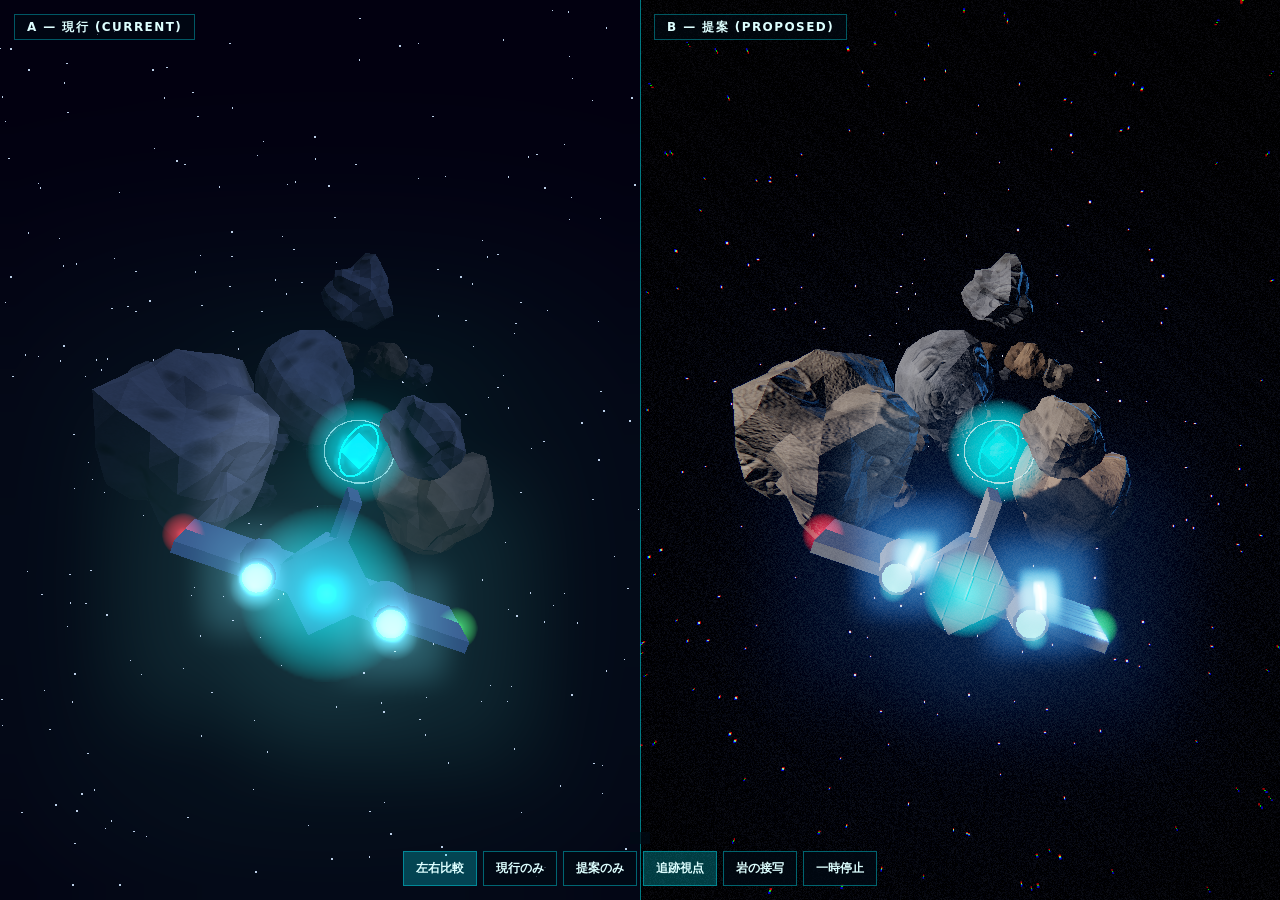
<file: labs/lookdev.html>
<!DOCTYPE html>
<html lang="ja">
<head>
<meta charset="UTF-8">
<meta name="viewport" content="width=device-width, initial-scale=1.0">
<meta name="robots" content="noindex">
<title>VOID GATE — Look-dev 比較(現行 vs 提案)</title>
<style>
  html,body{margin:0;height:100%;background:#000;overflow:hidden;font-family:system-ui,-apple-system,sans-serif}
  canvas{position:fixed;top:0;height:100%;display:block}
  #ca{left:0;width:50%} #cb{right:0;width:50%}
  body.only-a #cb, body.only-b #ca{display:none}
  body.only-a #ca, body.only-b #cb{width:100%}
  .lbl{position:fixed;top:14px;padding:6px 12px;font:600 12px/1 system-ui;letter-spacing:.12em;
       color:#dff;background:rgba(0,10,20,.6);border:1px solid rgba(0,240,255,.35);z-index:2}
  #la{left:14px} #lb{left:calc(50% + 14px)}
  body.only-a #lb, body.only-b #la{display:none}
  body.only-b #lb{left:14px}
  #divider{position:fixed;left:50%;top:0;bottom:0;width:1px;background:rgba(0,240,255,.5);z-index:2}
  body.only-a #divider, body.only-b #divider{display:none}
  #ui{position:fixed;bottom:14px;left:50%;transform:translateX(-50%);display:flex;gap:6px;z-index:3}
  #ui button{font:600 12px system-ui;padding:8px 12px;color:#dff;background:rgba(0,10,20,.75);
       border:1px solid rgba(0,240,255,.4);cursor:pointer}
  #ui button.on{background:rgba(0,240,255,.25)}
  #stats{position:fixed;bottom:56px;left:50%;transform:translateX(-50%);font:12px ui-monospace,monospace;
       color:#9fe;background:rgba(0,10,20,.7);padding:6px 10px;white-space:pre;z-index:3}
</style>
</head>
<body>
<canvas id="ca"></canvas><canvas id="cb"></canvas><div id="divider"></div>
<div class="lbl" id="la">A — 現行 (CURRENT)</div>
<div class="lbl" id="lb">B — 提案 (PROPOSED)</div>
<div id="ui">
  <button data-v="split" class="on">左右比較</button><button data-v="a">現行のみ</button><button data-v="b">提案のみ</button>
  <button data-cam="chase" class="on">追跡視点</button><button data-cam="close">岩の接写</button>
  <button id="pause">一時停止</button>
</div>
<div id="stats"></div>
<script type="importmap">
{"imports":{"three":"../libs/three.module.js","three/addons/":"../libs/addons/"}}
</script>
<script type="module">
import * as THREE from 'three';
import {EffectComposer} from 'three/addons/postprocessing/EffectComposer.js';
import {RenderPass} from 'three/addons/postprocessing/RenderPass.js';
import {UnrealBloomPass} from 'three/addons/postprocessing/UnrealBloomPass.js';
import {ShaderPass} from 'three/addons/postprocessing/ShaderPass.js';

const IS_TOUCH = false;
/* ---- 本番index.htmlから自動抽出(同一コード) ---- */
function glowTexture(inner='rgba(255,255,255,1)', outer='rgba(255,255,255,0)'){
  const c = document.createElement('canvas'); c.width = c.height = 64;
  const g = c.getContext('2d');
  const grad = g.createRadialGradient(32,32,0,32,32,32);
  grad.addColorStop(0, inner); grad.addColorStop(.35,'rgba(255,255,255,.45)');
  grad.addColorStop(1, outer);
  g.fillStyle = grad; g.fillRect(0,0,64,64);
  return new THREE.CanvasTexture(c);
}
const starTex = glowTexture();
const Assets = (()=>{
  // 岩の頂点変位(seed付き再現性): 大起伏(sin合成) + クレーター凹み(AST-01/02)
  function deformRock(geo, seed){
    let s = seed>>>0;
    const rnd = ()=>((s = (s*1664525 + 1013904223)>>>0) / 4294967296);
    const dirs = [], amp = [], ph = [];
    for(let i = 0; i < 4; i++){
      dirs.push(new THREE.Vector3(rnd()*4-2, rnd()*4-2, rnd()*4-2));
      ph.push(rnd()*6.283); amp.push(.05 + .09*rnd());
    }
    const craters = [];
    const nC = 4 + Math.floor(rnd()*4);
    for(let i = 0; i < nC; i++) craters.push({
      d: new THREE.Vector3(rnd()-.5, rnd()-.5, rnd()-.5).normalize(),
      depth: .07 + .09*rnd(), cos: .80 + .08*rnd()});
    const pos = geo.attributes.position, v = new THREE.Vector3();
    for(let i = 0; i < pos.count; i++){
      v.fromBufferAttribute(pos, i);
      const n = v.clone().normalize();
      let k = 1;
      for(let j = 0; j < 4; j++) k += amp[j]*Math.sin(n.dot(dirs[j])*3 + ph[j]);
      for(const c of craters){
        const d = n.dot(c.d);
        if(d > c.cos) k -= c.depth*((d - c.cos)/(1 - c.cos));
      }
      v.setLength(Math.max(.4, k));
      pos.setXYZ(i, v.x, v.y, v.z);
    }
    geo.computeVertexNormals();
    return geo;
  }
  // プロシージャル岩テクスチャ(AST-03): 明暗斑 + クレーター錯覚スポット + 粒状ノイズ
  function makeRockTex(size){
    const cv = document.createElement('canvas'); cv.width = cv.height = size;
    const g = cv.getContext('2d');
    g.fillStyle = '#8d8d94'; g.fillRect(0, 0, size, size);
    for(let o = 0; o < 4; o++){
      const n = 26<<o, cell = size/Math.sqrt(n);
      for(let i = 0; i < n; i++){
        const a = .05/(o+1);
        g.fillStyle = Math.random() < .5 ? `rgba(255,255,255,${a})` : `rgba(0,0,10,${a*1.4})`;
        g.beginPath();
        g.arc(Math.random()*size, Math.random()*size, cell*(.4+Math.random()*.8), 0, 7);
        g.fill();
      }
    }
    for(let i = 0; i < 34; i++){   // 暗スポット(クレーター錯覚)
      const x = Math.random()*size, y = Math.random()*size, r = size*(.015+Math.random()*.045);
      const rg = g.createRadialGradient(x, y, r*.2, x, y, r);
      rg.addColorStop(0, 'rgba(0,0,8,.34)'); rg.addColorStop(.75, 'rgba(0,0,8,.12)'); rg.addColorStop(1, 'rgba(0,0,8,0)');
      g.fillStyle = rg; g.beginPath(); g.arc(x, y, r, 0, 7); g.fill();
    }
    const id = g.getImageData(0, 0, size, size), d = id.data;   // 微細粒
    for(let i = 0; i < d.length; i += 4){
      const n = (Math.random()-.5)*18;
      d[i] += n; d[i+1] += n; d[i+2] += n;
    }
    g.putImageData(id, 0, 0);
    const tx = new THREE.CanvasTexture(cv);
    tx.colorSpace = THREE.SRGBColorSpace;
    tx.wrapS = tx.wrapT = THREE.RepeatWrapping;
    return tx;
  }
  // 同一マテリアル前提の静的ジオメトリ結合(draw call削減, CPT-06)
  function mergeGeo(parts){
    const geos = parts.map(({g, p=[0,0,0], r=[0,0,0]})=>{
      const o = new THREE.Object3D();
      o.position.set(...p); o.rotation.set(...r);
      o.updateMatrix();
      return g.toNonIndexed().applyMatrix4(o.matrix);
    });
    let total = 0; geos.forEach(g=>total += g.attributes.position.count);
    const pos = new Float32Array(total*3), nor = new Float32Array(total*3);
    let off = 0;
    for(const g of geos){
      pos.set(g.attributes.position.array, off*3);
      nor.set(g.attributes.normal.array, off*3);
      off += g.attributes.position.count;
      g.dispose();
    }
    const out = new THREE.BufferGeometry();
    out.setAttribute('position', new THREE.BufferAttribute(pos, 3));
    out.setAttribute('normal', new THREE.BufferAttribute(nor, 3));
    return out;
  }

  let _rockGeos = null, _rockMats = null, _coreShared = null;
  function rockGeos(){
    if(!_rockGeos){
      _rockGeos = [];
      for(let g = 0; g < 8; g++)
        _rockGeos.push(deformRock(new THREE.IcosahedronGeometry(1, IS_TOUCH ? 2 : 3), 1000 + g*77));
    }
    return _rockGeos;
  }
  function rockMats(){
    if(!_rockMats){
      const tx = makeRockTex(IS_TOUCH ? 256 : 512);
      _rockMats = [0x8a8fa8, 0x9a8878, 0x7d88a8].map(c=>new THREE.MeshStandardMaterial({
        color:c, map:tx, bumpMap:tx, bumpScale:.06, roughness:.95, metalness:.1}));
    }
    return _rockMats;
  }
  // エネルギーコア(内核+halo+二重リング) — SPEC-05 COR仕様と同一
  function buildCore(){
    if(!_coreShared) _coreShared = {
      geo: new THREE.OctahedronGeometry(1.6),
      ringA: new THREE.TorusGeometry(2.4, .09, 6, 24),
      ringB: new THREE.TorusGeometry(3.0, .055, 6, 24),
      matA: new THREE.MeshBasicMaterial({color:0x00f0ff, transparent:true, opacity:.7, blending:THREE.AdditiveBlending, depthWrite:false}),
      matB: new THREE.MeshBasicMaterial({color:0xbffcff, transparent:true, opacity:.45, blending:THREE.AdditiveBlending, depthWrite:false})};
    const m = new THREE.Mesh(_coreShared.geo,
      new THREE.MeshBasicMaterial({color:0x00f0ff, transparent:true, opacity:.95, blending:THREE.AdditiveBlending}));
    const halo = new THREE.Sprite(new THREE.SpriteMaterial({map:starTex, color:0x00f0ff, blending:THREE.AdditiveBlending, depthWrite:false}));
    halo.scale.set(9, 9, 1);
    const ring1 = new THREE.Mesh(_coreShared.ringA, _coreShared.matA); ring1.rotation.x = .5;
    const ring2 = new THREE.Mesh(_coreShared.ringB, _coreShared.matB); ring2.rotation.z = .9;
    m.add(halo, ring1, ring2);
    m.userData.ring1 = ring1; m.userData.ring2 = ring2;
    return m;
  }
  // 機体一式(SPEC-05 SHP仕様と同一)。partsは装飾更新用の参照
  function buildShip(){
    const hull = new THREE.MeshStandardMaterial({color:0xbfd8ff, metalness:.85, roughness:.35, emissive:0x16335f});
    const group = new THREE.Group();
    const nose = new THREE.Mesh(new THREE.ConeGeometry(1.3, 5.2, 4), hull);
    nose.rotation.x = -Math.PI/2;
    const wing = new THREE.Mesh(new THREE.BoxGeometry(7.5, .3, 2.4), hull);
    wing.position.set(0, -.4, 1.2);
    const fin = new THREE.Mesh(new THREE.BoxGeometry(.3, 2.4, 1.8), hull);
    fin.position.set(0, .9, 1.6);
    const eng = new THREE.Sprite(new THREE.SpriteMaterial({map:starTex, color:0x00f0ff, blending:THREE.AdditiveBlending, depthWrite:false}));
    eng.scale.set(4, 4, 1); eng.position.set(0, 0, 3.2);
    group.add(nose, wing, fin, eng);
    const nozzles = new THREE.Mesh(mergeGeo([
      {g:new THREE.CylinderGeometry(.42, .58, 1.3, 12), p:[-1.6, -.15, 2.6], r:[Math.PI/2, 0, 0]},
      {g:new THREE.CylinderGeometry(.42, .58, 1.3, 12), p:[ 1.6, -.15, 2.6], r:[Math.PI/2, 0, 0]},
    ]), hull);
    const nozzleGlow = new THREE.Mesh(mergeGeo([
      {g:new THREE.CircleGeometry(.34, 14), p:[-1.6, -.15, 3.28]},
      {g:new THREE.CircleGeometry(.34, 14), p:[ 1.6, -.15, 3.28]},
    ]), new THREE.MeshBasicMaterial({color:0x7df1ff, transparent:true, opacity:.9,
      blending:THREE.AdditiveBlending, depthWrite:false}));
    const exMat = new THREE.SpriteMaterial({map:starTex, color:0x66e8ff, transparent:true,
      opacity:.55, blending:THREE.AdditiveBlending, depthWrite:false});
    const ex1 = new THREE.Sprite(exMat), ex2 = new THREE.Sprite(exMat);
    ex1.position.set(-1.6, -.15, 4.0); ex2.position.set(1.6, -.15, 4.0);
    const tipL = new THREE.Sprite(new THREE.SpriteMaterial({map:starTex, color:0xff4455,
      transparent:true, opacity:.9, blending:THREE.AdditiveBlending, depthWrite:false}));
    const tipR = new THREE.Sprite(new THREE.SpriteMaterial({map:starTex, color:0x55ff88,
      transparent:true, opacity:.9, blending:THREE.AdditiveBlending, depthWrite:false}));
    tipL.position.set(-3.75, -.4, 1.2); tipR.position.set(3.75, -.4, 1.2);
    tipL.scale.setScalar(1.1); tipR.scale.setScalar(1.1);
    group.add(nozzles, nozzleGlow, ex1, ex2, tipL, tipR);
    return {group, parts:{nozzles, nozzleGlow, exhaust:[ex1, ex2], tips:[tipL, tipR]}};
  }
  return {deformRock, makeRockTex, mergeGeo, rockGeos, rockMats, buildCore, buildShip};
})();
/* ---- 抽出ここまで ---- */

// ================= 共通: 決定的な配置(A/Bで完全に同じ位置・同じ岩) =================
let seed = 7; const rnd = ()=>((seed = (seed*1664525 + 1013904223)>>>0)/4294967296);
const LAYOUT = [
  {x:-9, y:2.5, z:-26, s:6.2, g:5}, {x:11, y:-4, z:-44, s:5.2, g:2}, {x:-3, y:7, z:-74, s:7.5, g:1},
  {x:6, y:3, z:-18, s:2.2, g:3},
];
for(let i=0;i<34;i++) LAYOUT.push({x:(rnd()-.5)*110, y:(rnd()-.5)*80, z:-60 - rnd()*820, s:2 + rnd()*6, g:i%8});
const SPINS = LAYOUT.map(()=>({x:(rnd()-.5)*.5, y:(rnd()-.5)*.5, z:(rnd()-.5)*.4}));

// ================= 提案B用: 生成テクスチャ(外部素材なし) =================
// 高さ(グレースケールcanvas) → Sobelで法線マップ化
function heightToNormal(srcCanvas, strength){
  const w = srcCanvas.width, h = srcCanvas.height;
  const sd = srcCanvas.getContext('2d').getImageData(0,0,w,h).data;
  const out = document.createElement('canvas'); out.width = w; out.height = h;
  const oc = out.getContext('2d'), od = oc.createImageData(w,h);
  const H = (x,y)=>sd[(((y+h)%h)*w + ((x+w)%w))*4]/255;
  for(let y=0;y<h;y++) for(let x=0;x<w;x++){
    const dx = (H(x+1,y-1)+2*H(x+1,y)+H(x+1,y+1)) - (H(x-1,y-1)+2*H(x-1,y)+H(x-1,y+1));
    const dy = (H(x-1,y+1)+2*H(x,y+1)+H(x+1,y+1)) - (H(x-1,y-1)+2*H(x,y-1)+H(x+1,y-1));
    let nx = -dx*strength, ny = -dy*strength, nz = 1; const L = Math.hypot(nx,ny,nz);
    const i = (y*w+x)*4;
    od.data[i] = (nx/L*.5+.5)*255; od.data[i+1] = (ny/L*.5+.5)*255; od.data[i+2] = (nz/L*.5+.5)*255; od.data[i+3] = 255;
  }
  oc.putImageData(od,0,0);
  const t = new THREE.CanvasTexture(out); t.wrapS = t.wrapT = THREE.RepeatWrapping; return t;
}
// 岩の高さ: 多オクターブの斑+クレーター(縁が盛り上がる)
function rockHeightCanvas(size){
  const c = document.createElement('canvas'); c.width = c.height = size;
  const g = c.getContext('2d'); g.fillStyle = '#808080'; g.fillRect(0,0,size,size);
  let s2 = 91; const r2 = ()=>((s2 = (s2*1664525 + 1013904223)>>>0)/4294967296);
  for(let o=0;o<5;o++){ const n = 30<<o, cell = size/Math.sqrt(n);
    for(let i=0;i<n;i++){ g.fillStyle = r2()<.5 ? `rgba(255,255,255,${.07/(o+1)})` : `rgba(0,0,0,${.09/(o+1)})`;
      g.beginPath(); g.arc(r2()*size, r2()*size, cell*(.4+r2()*.9), 0, 7); g.fill(); } }
  for(let i=0;i<60;i++){ const x=r2()*size, y=r2()*size, r=size*(.008+Math.pow(r2(),2.2)*.06);
    const rg = g.createRadialGradient(x,y,0,x,y,r*1.25);
    rg.addColorStop(0,'rgba(0,0,0,.55)'); rg.addColorStop(.72,'rgba(0,0,0,.18)');
    rg.addColorStop(.86,'rgba(255,255,255,.28)'); rg.addColorStop(1,'rgba(255,255,255,0)');
    g.fillStyle = rg; g.beginPath(); g.arc(x,y,r*1.25,0,7); g.fill(); }
  const id = g.getImageData(0,0,size,size), d = id.data;
  for(let i=0;i<d.length;i+=4){ const n=(r2()-.5)*26; d[i]+=n; d[i+1]+=n; d[i+2]+=n; }
  g.putImageData(id,0,0); return c;
}
// 機体の外板: パネル継ぎ目+リベット
function hullHeightCanvas(size){
  const c = document.createElement('canvas'); c.width = c.height = size;
  const g = c.getContext('2d'); g.fillStyle = '#9a9a9a'; g.fillRect(0,0,size,size);
  let s3 = 17; const r3 = ()=>((s3 = (s3*1664525 + 1013904223)>>>0)/4294967296);
  g.strokeStyle = '#3a3a3a'; g.lineWidth = 3;
  const split = (x,y,w,h,d)=>{ if(d>4 || w<40 || h<40){ g.strokeRect(x+1.5,y+1.5,w-3,h-3);
      g.fillStyle='#c8c8c8'; if(r3()<.5) for(let k=6;k<w-6;k+=18){ g.beginPath(); g.arc(x+k,y+7,2.2,0,7); g.fill(); } return; }
    if(w>h){ const k=w*(.3+r3()*.4); split(x,y,k,h,d+1); split(x+k,y,w-k,h,d+1); }
    else { const k=h*(.3+r3()*.4); split(x,y,w,k,d+1); split(x,y+k,w,h-k,d+1); } };
  split(0,0,size,size,0); return c;
}
function roughFromHeight(canvas, base, amp){
  const w = canvas.width, sd = canvas.getContext('2d').getImageData(0,0,w,w).data;
  const out = document.createElement('canvas'); out.width = out.height = w;
  const oc = out.getContext('2d'), od = oc.createImageData(w,w);
  for(let i=0;i<sd.length;i+=4){ const v = Math.max(0,Math.min(255,(base + (sd[i]/255-.5)*amp)*255));
    od.data[i]=od.data[i+1]=od.data[i+2]=v; od.data[i+3]=255; }
  oc.putImageData(od,0,0); const t = new THREE.CanvasTexture(out); t.wrapS=t.wrapT=THREE.RepeatWrapping; return t;
}
// 環境光(IBL)用の宇宙: 暗い背景+恒星の輝点+淡い星雲 → PMREMで反射に使う
function buildSpaceEnv(renderer, keyDir){
  const s = new THREE.Scene();
  const mat = new THREE.ShaderMaterial({side:THREE.BackSide, depthWrite:false, uniforms:{kd:{value:keyDir.clone().normalize()}},
    vertexShader:`varying vec3 vd; void main(){ vd = normalize(position); gl_Position = projectionMatrix*modelViewMatrix*vec4(position,1.); }`,
    fragmentShader:`uniform vec3 kd; varying vec3 vd;
      void main(){ float k = max(dot(normalize(vd), kd), 0.);
        vec3 c = vec3(.006,.008,.018);
        c += vec3(1.,.93,.82) * pow(k, 900.) * 60.;           // 恒星の本体
        c += vec3(1.,.85,.7) * pow(k, 24.) * .35;             // 恒星のハロー
        c += vec3(.25,.12,.45) * smoothstep(.2,1.,vd.y*.5+.5) * .05;   // 上方の淡い星雲
        c += vec3(.0,.25,.35) * smoothstep(.4,1.,-vd.x) * .03;
        gl_FragColor = vec4(c,1.); }`});
  s.add(new THREE.Mesh(new THREE.SphereGeometry(10, 64, 32), mat));
  const pm = new THREE.PMREMGenerator(renderer);
  const rt = pm.fromScene(s, 0.02); pm.dispose(); return rt.texture;
}
// 仕上げ: ビネット + 粒子ノイズ + 周辺の色収差(レンズ感)
const FinishShader = {
  uniforms:{tDiffuse:{value:null}, time:{value:0}, vig:{value:.38}, grain:{value:.016}, ca:{value:.0016}},
  vertexShader:`varying vec2 vUv; void main(){ vUv = uv; gl_Position = projectionMatrix*modelViewMatrix*vec4(position,1.); }`,
  fragmentShader:`uniform sampler2D tDiffuse; uniform float time, vig, grain, ca; varying vec2 vUv;
    float h(vec2 p){ return fract(sin(dot(p, vec2(12.9898,78.233)))*43758.5453); }
    void main(){ vec2 d = vUv - .5; float r2 = dot(d,d);
      vec3 col; col.r = texture2D(tDiffuse, vUv + d*ca*r2*8.).r; col.g = texture2D(tDiffuse, vUv).g;
      col.b = texture2D(tDiffuse, vUv - d*ca*r2*8.).b;
      col *= 1. - vig*smoothstep(.08, .55, r2);
      col += (h(vUv*1000. + time) - .5) * grain;
      gl_FragColor = vec4(col, 1.); }`
};

// ================= シーン構築 =================
function makeStars(){
  const n = 3000, p = new Float32Array(n*3);
  for(let i=0;i<n;i++){ const u = rnd()*2-1, a = rnd()*6.283, r = 900, q = Math.sqrt(1-u*u);
    p[i*3]=Math.cos(a)*q*r; p[i*3+1]=u*r; p[i*3+2]=Math.sin(a)*q*r; }
  const g = new THREE.BufferGeometry(); g.setAttribute('position', new THREE.BufferAttribute(p,3));
  return new THREE.Points(g, new THREE.PointsMaterial({size:1.4, color:0xcfe4ff, sizeAttenuation:false, fog:false, transparent:true, opacity:.8}));
}
function buildWorld(mode, renderer){
  const S = new THREE.Scene(), P = mode === 'b';
  S.background = new THREE.Color(P ? 0x01010a : 0x020010);
  S.fog = new THREE.FogExp2(P ? 0x01010a : 0x020010, P ? .0026 : .0035);
  S.add(makeStars());
  const keyDir = new THREE.Vector3(-60, 35, 40);
  if(P){
    const env = buildSpaceEnv(renderer, keyDir);
    S.environment = env;
    S.add(new THREE.HemisphereLight(0x2a3e66, 0x0a0710, .9));          // ごく弱い宇宙の回り込み光
    const key = new THREE.DirectionalLight(0xfff0dc, 7.5);               // 恒星(主光源): 硬い明暗境界
    key.position.copy(keyDir); key.castShadow = true;
    key.shadow.mapSize.set(1024,1024); key.shadow.bias = -.0004; key.shadow.normalBias = .03;
    Object.assign(key.shadow.camera, {left:-45, right:45, top:45, bottom:-45, near:1, far:260});
    S.add(key); S.add(key.target);
    const rim = new THREE.DirectionalLight(0x6fb8ff, 2.4); rim.position.set(40, 18, -70); S.add(rim);   // 輪郭を拾う寒色リム
  }else{
    S.add(new THREE.AmbientLight(0x445577, 2));
    const key = new THREE.DirectionalLight(0xaaccff, 2.4); key.position.set(40,60,30); S.add(key);
  }
  // 機体
  const sb = Assets.buildShip(), ship = sb.group; S.add(ship);
  if(P){
    const hh = hullHeightCanvas(512);
    const hull = new THREE.MeshStandardMaterial({color:0xc4ccd8, metalness:.86, roughness:.34,
      normalMap:heightToNormal(hh, 2.2), roughnessMap:roughFromHeight(hh, .55, .5), envMapIntensity:1.1});
    ship.traverse(o=>{ if(o.isMesh && o.material.type === 'MeshStandardMaterial'){ o.material = hull; } if(o.isMesh){ o.castShadow = true; o.receiveShadow = true; } });
    sb.parts.exhaust.forEach(e=>{ e.material.opacity = .5; e.scale.multiplyScalar(.6); });
    ship.children.find(c=>c.isSprite && c.scale.x === 4)?.scale.set(2, 2, 1);   // エンジン光球を控えめに
  }
  // 岩
  const geos = Assets.rockGeos(), mats = Assets.rockMats();
  let bMats = null;
  if(P){
    const hc = rockHeightCanvas(512), nrm = heightToNormal(hc, 3.2), rgh = roughFromHeight(hc, .88, .25);
    bMats = [0x8a847d, 0x96806c, 0x7a8390].map(c=>new THREE.MeshStandardMaterial({color:c,
      map:mats[0].map, normalMap:nrm, normalScale:new THREE.Vector2(1.1,1.1), roughnessMap:rgh, roughness:1, metalness:.03, envMapIntensity:.35}));
  }
  const rocks = LAYOUT.map((L,i)=>{ const m = new THREE.Mesh(geos[L.g], P ? bMats[i%3] : mats[i%3]);
    m.position.set(L.x, L.y, L.z); m.scale.setScalar(L.s); m.rotation.set(i*.7, i*1.3, i*.4);
    if(P){ m.castShadow = i < 4; m.receiveShadow = true; }
    S.add(m); return m; });
  // コア
  const core = Assets.buildCore(); core.position.set(3.5, 1.2, -36); S.add(core);
  // 遠景惑星
  const pl = new THREE.Mesh(new THREE.SphereGeometry(140, 64, 48), P
    ? new THREE.MeshStandardMaterial({color:0x4b3fa0, roughness:.95, metalness:0, envMapIntensity:.15, fog:false})
    : new THREE.MeshStandardMaterial({color:0x5b46c8, emissive:0x180f40, roughness:.85, metalness:.1, fog:false}));
  pl.position.set(-270, -70, -1370); S.add(pl);
  if(P){   // 大気の縁光(フレネル)
    const atm = new THREE.Mesh(new THREE.SphereGeometry(148, 64, 48), new THREE.ShaderMaterial({
      transparent:true, blending:THREE.AdditiveBlending, side:THREE.BackSide, depthWrite:false, fog:false,
      vertexShader:`varying vec3 n; varying vec3 v; void main(){ n = normalize(normalMatrix*normal); vec4 mv = modelViewMatrix*vec4(position,1.); v = normalize(-mv.xyz); gl_Position = projectionMatrix*mv; }`,
      fragmentShader:`varying vec3 n; varying vec3 v; void main(){ float f = pow(1. - abs(dot(n, v)), 3.); gl_FragColor = vec4(vec3(.55,.45,1.)*f*1.6, f); }`}));
    atm.position.copy(pl.position); S.add(atm);
  }
  // ヘッドライト(現行ゲームと同等)
  const hl = new THREE.SpotLight(0xcce9ff, P ? 260 : 420, 165, .58, .8, 1.5), hlT = new THREE.Object3D();
  hl.position.set(0, .4, -7); hlT.position.set(0, 0, -95); hl.target = hlT; S.add(hl, hlT);
  return {S, ship, rocks, core, parts: sb.parts};
}

// ================= レンダラ2系統(同一カメラ・同一時刻) =================
const cam = new THREE.PerspectiveCamera(72, 1, .1, 1500);
function makePane(id, mode){
  const canvas = document.getElementById(id);
  const R = new THREE.WebGLRenderer({canvas, antialias:true});
  R.setPixelRatio(Math.min(devicePixelRatio, 2));
  if(mode === 'b'){
    R.toneMapping = THREE.ACESFilmicToneMapping; R.toneMappingExposure = 1.05;
    R.shadowMap.enabled = true; R.shadowMap.type = THREE.PCFSoftShadowMap;
  }
  const W = buildWorld(mode, R);
  const comp = new EffectComposer(R);
  comp.addPass(new RenderPass(W.S, cam));
  const bloom = new UnrealBloomPass(new THREE.Vector2(512, 512), mode === 'b' ? .45 : .85, mode === 'b' ? .3 : .6, mode === 'b' ? 1.0 : .62);
  comp.addPass(bloom);
  let fin = null;
  if(mode === 'b'){ fin = new ShaderPass(FinishShader); comp.addPass(fin); }
  // ShaderPassが最終段の場合は出力の色空間変換が行われないため、sRGB化を最後に明示する
  const out = new ShaderPass({uniforms:{tDiffuse:{value:null}, tm:{value: mode === 'b' ? 1 : 0}},
    vertexShader:`varying vec2 vUv; void main(){ vUv = uv; gl_Position = projectionMatrix*modelViewMatrix*vec4(position,1.); }`,
    fragmentShader:`uniform sampler2D tDiffuse; uniform float tm; varying vec2 vUv;
      vec3 aces(vec3 x){ x *= 1.15; return clamp((x*(2.51*x+.03))/(x*(2.43*x+.59)+.14), 0., 1.); }
      vec3 srgb(vec3 c){ return mix(c*12.92, 1.055*pow(c, vec3(1./2.4)) - .055, step(.0031308, c)); }
      void main(){ vec3 c = texture2D(tDiffuse, vUv).rgb; if(tm > .5) c = aces(c); gl_FragColor = vec4(srgb(clamp(c,0.,1.)), 1.); }`});
  comp.addPass(out);
  return {R, comp, W, fin, canvas};
}
const A = makePane('ca', 'a'), B = makePane('cb', 'b');
window.LOOKDEV = {A, B, cam, THREE};

let view = 'split', camMode = 'chase', paused = false, t = 0;
function resize(){
  const both = view === 'split';
  for(const p of [A, B]){
    const w = both ? innerWidth/2 : innerWidth, h = innerHeight;
    p.R.setSize(w, h, false); p.comp.setSize(w, h);
  }
  cam.aspect = (view === 'split' ? innerWidth/2 : innerWidth)/innerHeight; cam.updateProjectionMatrix();
}
addEventListener('resize', resize);
document.querySelectorAll('[data-v]').forEach(b=>b.onclick=()=>{ view = b.dataset.v;
  document.body.className = view === 'split' ? '' : 'only-' + view;
  document.querySelectorAll('[data-v]').forEach(x=>x.classList.toggle('on', x === b)); resize(); });
document.querySelectorAll('[data-cam]').forEach(b=>b.onclick=()=>{ camMode = b.dataset.cam;
  document.querySelectorAll('[data-cam]').forEach(x=>x.classList.toggle('on', x === b)); });
document.getElementById('pause').onclick = e=>{ paused = !paused; e.target.textContent = paused ? '再生' : '一時停止'; };

function step(tt){
  for(const p of [A, B]){ const W = p.W;
    W.ship.position.set(Math.sin(tt*.6)*2.2, Math.sin(tt*.9)*.8, 0);
    W.ship.rotation.z = -Math.cos(tt*.6)*.35; W.ship.rotation.x = Math.cos(tt*.9)*.06;
    W.rocks.forEach((m,i)=>{ const s = SPINS[i]; m.rotation.set(i*.7 + tt*s.x, i*1.3 + tt*s.y, i*.4 + tt*s.z); });
    W.core.userData.ring1.rotation.y = tt*1.8; W.core.userData.ring2.rotation.x = -tt*1.2;
    if(p.fin) p.fin.uniforms.time.value = tt;
  }
  if(camMode === 'chase'){ cam.position.set(Math.sin(tt*.6)*2.2*.9, 4 + Math.sin(tt*.9)*.3, 17); cam.lookAt(0, 0, -60); }
  else { const r0 = LAYOUT[0]; cam.position.set(r0.x + 13*Math.cos(tt*.25), r0.y + 4, r0.z + 13*Math.sin(tt*.25) + 4);
         cam.lookAt(r0.x, r0.y, r0.z); }
}
window.LOOKDEV.step = step;
window.LOOKDEV.renderBoth = ()=>{ A.comp.render(); B.comp.render(); };

let last = performance.now();
function loop(now){
  requestAnimationFrame(loop);
  const dt = Math.min(.05, (now - last)/1000); last = now;
  if(!paused) t += dt;
  step(t);
  if(view !== 'b') A.comp.render();
  if(view !== 'a') B.comp.render();
}
resize(); requestAnimationFrame(loop);

// 客観指標: 各ペインの輝度統計(平均/コントラスト/白飛び率/黒つぶれ率)
window.LOOKDEV.measure = ()=>{
  const res = {};
  for(const [k, p] of [['A_current', A], ['B_proposed', B]]){
    p.comp.render();
    const gl = p.R.getContext(), w = p.R.domElement.width, h = p.R.domElement.height;
    const buf = new Uint8Array(w*h*4); gl.readPixels(0, 0, w, h, gl.RGBA, gl.UNSIGNED_BYTE, buf);
    let n = 0, sum = 0, sq = 0, hot = 0, crush = 0, lit = [];
    for(let i = 0; i < buf.length; i += 16){ const Y = (.2126*buf[i] + .7152*buf[i+1] + .0722*buf[i+2])/255;
      n++; sum += Y; sq += Y*Y; if(Y > .98) hot++; if(Y < .02) crush++; lit.push(Y); }
    lit.sort((a,b)=>a-b); const q = f=>lit[Math.floor(f*(lit.length-1))];
    const mean = sum/n;
    res[k] = {mean:+mean.toFixed(3), rmsContrast:+Math.sqrt(sq/n - mean*mean).toFixed(3),
      p99_minus_p50:+(q(.99) - q(.5)).toFixed(3), blownPct:+(hot/n*100).toFixed(2), crushedPct:+(crush/n*100).toFixed(1)};
  }
  return res;
};
</script>
</body>
</html>
</file>
<file: fonts/fonts.css>
/* ローカル同梱フォント(オフライン用) — どちらも可変フォントで全ウェイトをカバー */
@font-face {
  font-family: 'Orbitron';
  font-style: normal;
  font-weight: 400 900;
  font-display: swap;
  src: url('./orbitron.woff2') format('woff2');
}
@font-face {
  font-family: 'Noto Sans JP';
  font-style: normal;
  font-weight: 100 900;
  font-display: swap;
  src: url('./notosansjp-subset.woff2') format('woff2');
}
</file>
